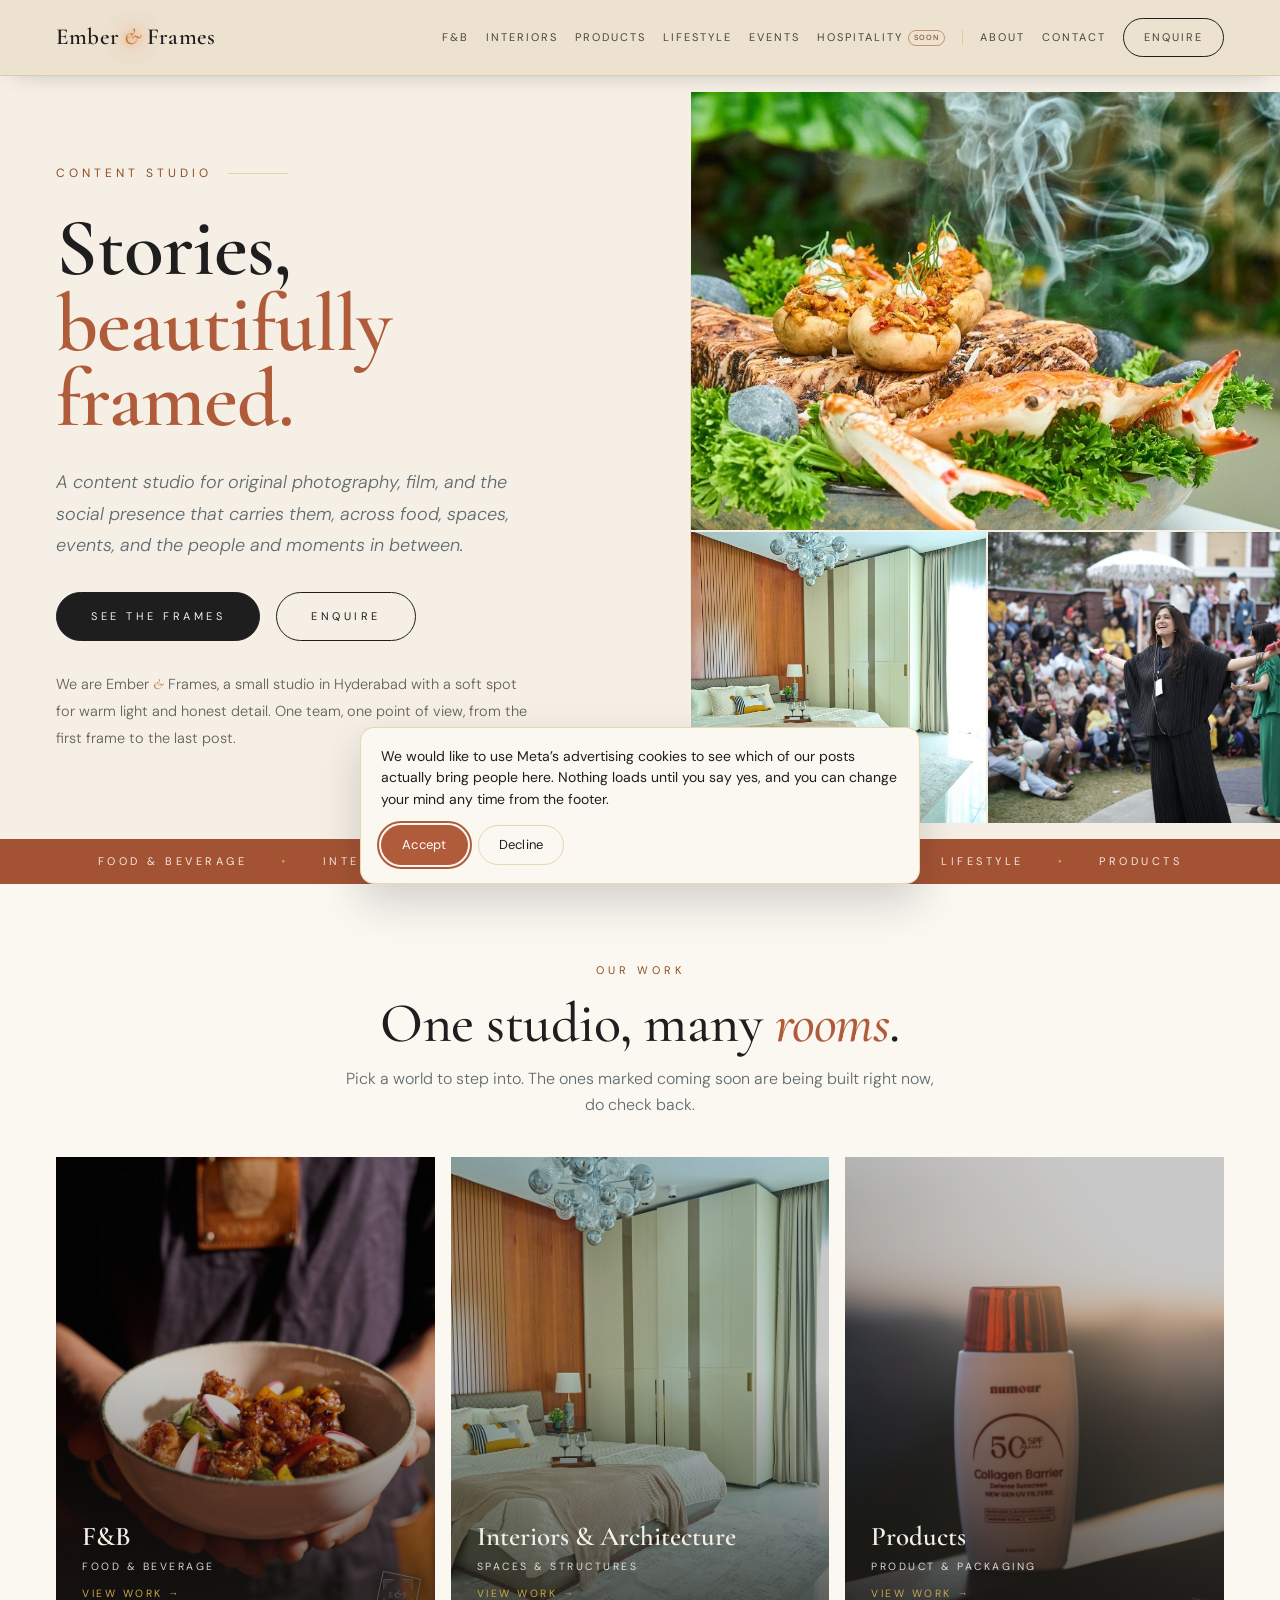
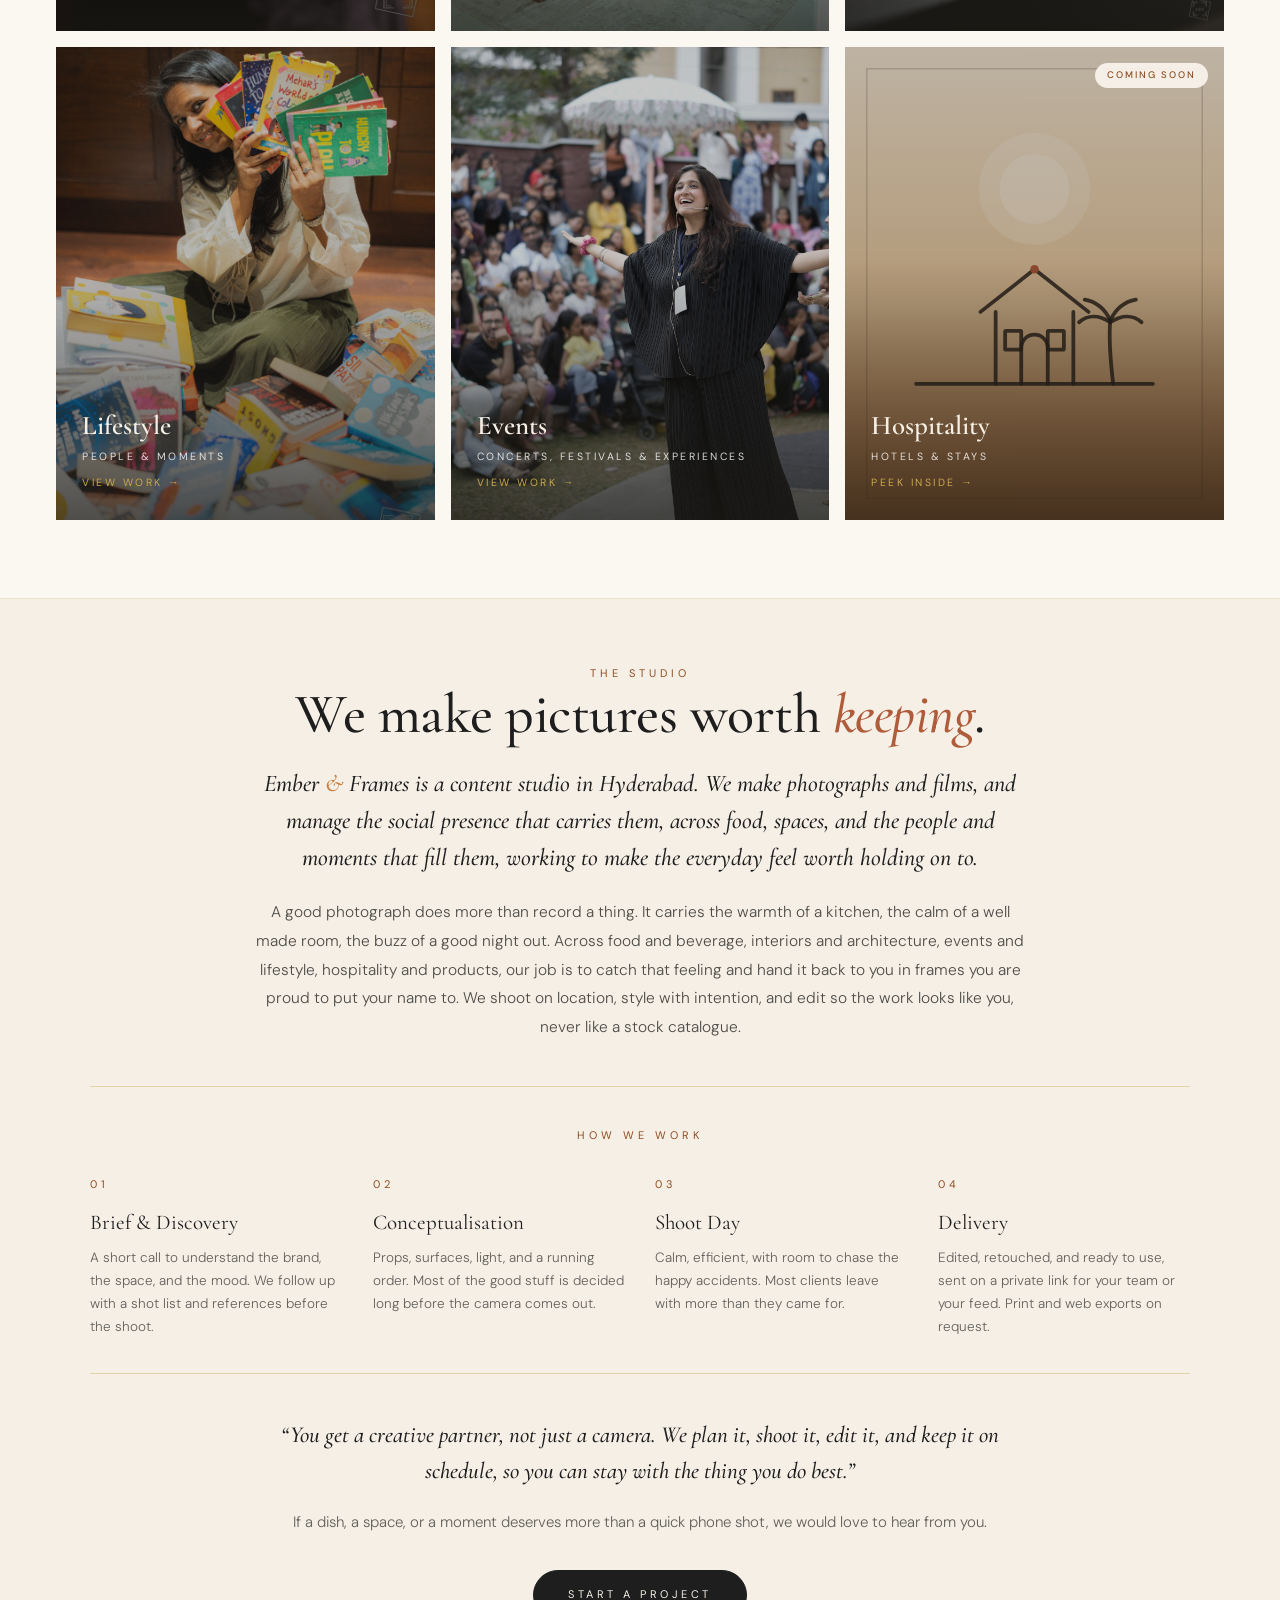
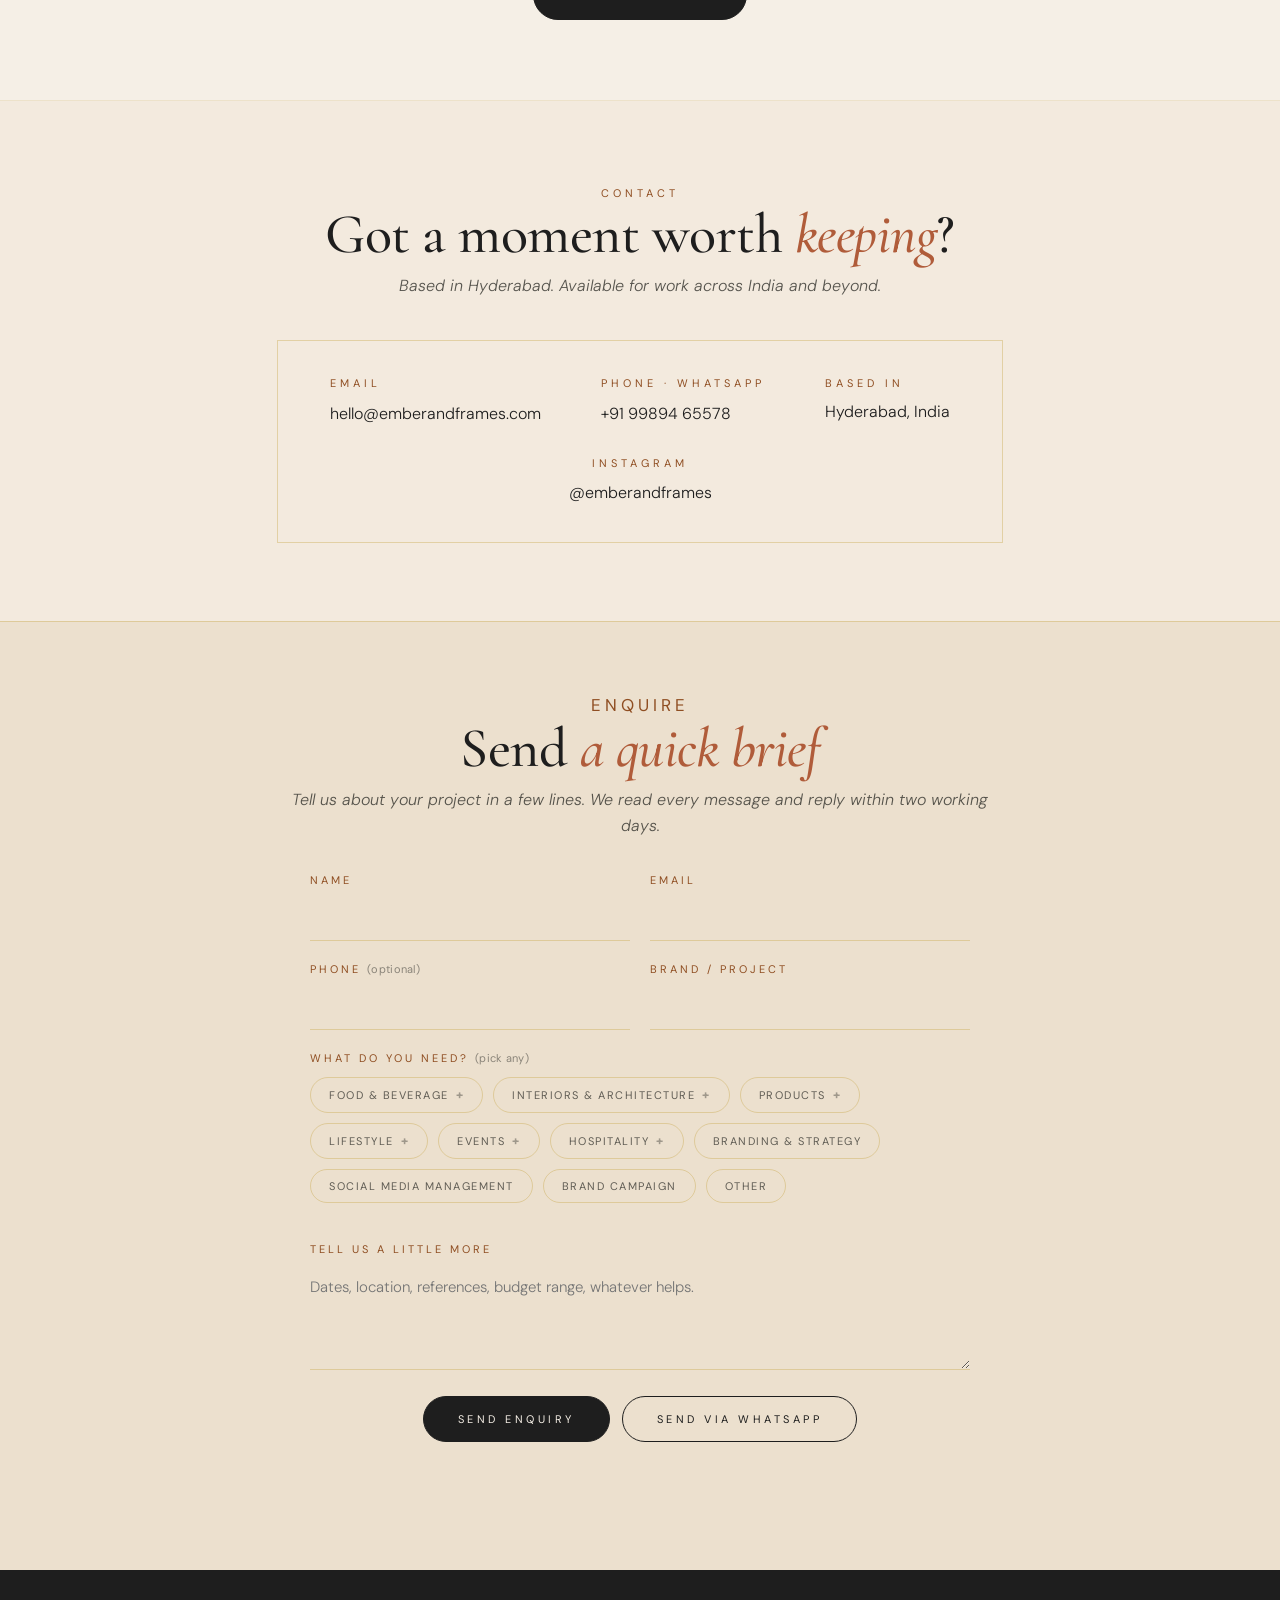
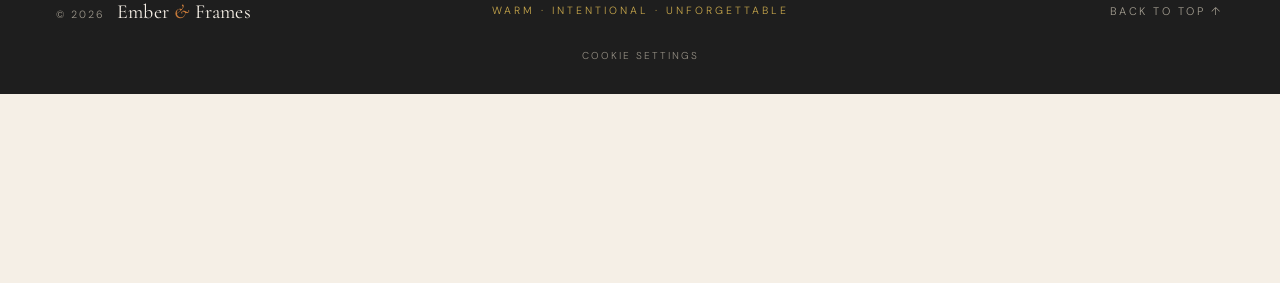
<file: index.html>
<!doctype html>
<html lang="en">
<head>
  <meta charset="utf-8">
  <meta name="viewport" content="width=device-width, initial-scale=1">
  <!-- Security: CSP + referrer policy delivered via <meta>; GitHub Pages cannot send custom HTTP headers. -->
  <meta http-equiv="Content-Security-Policy" content="default-src 'self'; base-uri 'self'; object-src 'none'; script-src 'self' https://connect.facebook.net; style-src 'self' 'unsafe-inline'; font-src 'self'; img-src 'self' data: https:; media-src 'self'; connect-src 'self' https://www.facebook.com; form-action 'self'; upgrade-insecure-requests">
  <meta name="referrer" content="strict-origin-when-cross-origin">
  <title>Ember &amp; Frames · Content Studio, Hyderabad</title>
  <meta name="description" content="Ember & Frames is a content studio in Hyderabad, making original photography and film and managing the social presence that carries it, across food, spaces, events, and the people and moments in between.">
  <meta name="theme-color" content="#FAF5EE">
  <meta property="og:title" content="Ember &amp; Frames · Content Studio, Hyderabad">
  <meta property="og:description" content="Original photography, film, and social content for food, spaces, events, and lifestyle. Warm. Intentional. Unforgettable.">
  <meta property="og:type" content="website">
  <meta property="og:site_name" content="Ember &amp; Frames">
  <meta property="og:locale" content="en_IN">
  <meta property="og:url" content="https://emberandframes.com/">
  <meta property="og:image" content="https://emberandframes.com/assets/media/fnb/Light/Lunar%20Cafe/DSC03584.jpg">
  <meta property="og:image:alt" content="Ember &amp; Frames, food, interiors, and event photography">
  <meta name="twitter:card" content="summary_large_image">
  <meta name="twitter:title" content="Ember &amp; Frames · Content Studio, Hyderabad">
  <meta name="twitter:description" content="Original photography, film, and social content for food, spaces, events, and lifestyle. Warm. Intentional. Unforgettable.">
  <meta name="twitter:image" content="https://emberandframes.com/assets/media/fnb/Light/Lunar%20Cafe/DSC03584.jpg">
  <link rel="canonical" href="https://emberandframes.com/">
  <link rel="icon" href="favicon.svg" type="image/svg+xml">
  <link rel="preload" href="assets/fonts/cormorant-garamond-latin.woff2" as="font" type="font/woff2" crossorigin>
  <link rel="preload" href="assets/fonts/dm-sans-latin.woff2" as="font" type="font/woff2" crossorigin>
  <link rel="stylesheet" href="assets/css/styles.css?v=20261005">
  <meta name="robots" content="index, follow, max-image-preview:large, max-snippet:-1, max-video-preview:-1">
  <script type="application/ld+json">
  {
    "@context": "https://schema.org",
    "@graph": [
      {
        "@type": ["PhotographyBusiness", "ProfessionalService"],
        "@id": "https://emberandframes.com/#organization",
        "name": "Ember & Frames",
        "alternateName": "Ember and Frames",
        "url": "https://emberandframes.com/",
        "logo": {
          "@type": "ImageObject",
          "@id": "https://emberandframes.com/#logo",
          "url": "https://emberandframes.com/favicon.svg",
          "caption": "Ember & Frames"
        },
        "image": "https://emberandframes.com/assets/media/fnb/Light/Lunar%20Cafe/DSC03584.jpg",
        "description": "Ember & Frames is a content studio in Hyderabad, making original photography and film and managing the social presence that carries it, across food, spaces, events, and lifestyle.",
        "slogan": "Warm. Intentional. Unforgettable.",
        "email": "hello@emberandframes.com",
        "telephone": "+919989465578",
        "priceRange": "$$",
        "address": {
          "@type": "PostalAddress",
          "addressLocality": "Hyderabad",
          "addressRegion": "Telangana",
          "addressCountry": "IN"
        },
        "areaServed": [
          { "@type": "City", "name": "Hyderabad" },
          { "@type": "Country", "name": "India" }
        ],
        "founder": [
          { "@type": "Person", "name": "Abhipriya De", "jobTitle": "Story, Brand & Social" },
          { "@type": "Person", "name": "Shubham Srivastava", "jobTitle": "Cinematography & Production" }
        ],
        "knowsAbout": [
          "Food and beverage photography",
          "Interior and architectural photography",
          "Event photography and film",
          "Content creation",
          "Social media management",
          "Brand campaigns"
        ],
        "sameAs": [
          "https://www.instagram.com/emberandframes"
        ],
        "contactPoint": {
          "@type": "ContactPoint",
          "email": "hello@emberandframes.com",
          "telephone": "+919989465578",
          "contactType": "customer service",
          "areaServed": "IN",
          "availableLanguage": ["English", "Hindi"]
        },
        "hasOfferCatalog": {
          "@type": "OfferCatalog",
          "name": "Content studio services",
          "itemListElement": [
            { "@type": "Offer", "itemOffered": { "@type": "Service", "name": "Food & Beverage Photography" } },
            { "@type": "Offer", "itemOffered": { "@type": "Service", "name": "Interiors & Architecture Photography" } },
            { "@type": "Offer", "itemOffered": { "@type": "Service", "name": "Event Photography & Film" } },
            { "@type": "Offer", "itemOffered": { "@type": "Service", "name": "Social Media Management" } },
            { "@type": "Offer", "itemOffered": { "@type": "Service", "name": "Brand Campaigns" } }
          ]
        }
      },
      {
        "@type": "WebSite",
        "@id": "https://emberandframes.com/#website",
        "url": "https://emberandframes.com/",
        "name": "Ember & Frames",
        "description": "Content studio in Hyderabad. Photography, film, and social content.",
        "publisher": { "@id": "https://emberandframes.com/#organization" },
        "inLanguage": "en-IN"
      },
      {
        "@type": "WebPage",
        "@id": "https://emberandframes.com/#webpage",
        "url": "https://emberandframes.com/",
        "name": "Ember & Frames · Content Studio, Hyderabad",
        "isPartOf": { "@id": "https://emberandframes.com/#website" },
        "about": { "@id": "https://emberandframes.com/#organization" },
        "primaryImageOfPage": "https://emberandframes.com/assets/media/fnb/Light/Lunar%20Cafe/DSC03584.jpg",
        "description": "Ember & Frames is a content studio in Hyderabad, making original photography and film and managing the social presence that carries it, across food, spaces, events, and lifestyle.",
        "inLanguage": "en-IN"
      }
    ]
  }
  </script>
</head>
<body data-page="home" id="top">
  <a class="skip-link" href="#main">Skip to content</a>
  <div data-region="header"></div>

  <main id="main">

    <!-- HERO -->
    <section class="hero">
      <div class="hero-left">
        <span class="hero-tag">Content Studio</span>
        <h1>Stories,<span>beautifully framed.</span></h1>
        <p class="hero-desc">A content studio for original photography, film, and the social presence that carries them, across food, spaces, events, and the people and moments in between.</p>
        <div class="hero-cta">
          <a class="btn-primary" href="#work">See the frames</a>
          <a class="btn-ghost" href="#enquire">Enquire</a>
        </div>
        <p class="hero-bio">We are Ember <span class="brand-amp">&amp;</span> Frames, a small studio in Hyderabad with a soft spot for warm light and honest detail. One team, one point of view, from the first frame to the last post.</p>
      </div>
      <div class="hero-media">
        <div class="hero-media-main">
          <img data-lazy loading="eager" decoding="async" src="assets/media/fnb/Light/Lunar%20Cafe/DSC03584.jpg" alt="Blue crab and stuffed mushrooms plated over herbs with rising steam">
        </div>
        <div class="hero-media-sub">
          <div><img data-lazy loading="lazy" decoding="async" src="assets/media/interiors/p5.jpg" alt="Interior photograph of a show flat"></div>
          <div><img data-lazy loading="lazy" decoding="async" src="assets/media/events/Photos/Festival%20of%20Play/DSC01166.JPG" alt="Performer at a family celebration"></div>
        </div>
      </div>
    </section>

    <!-- DISCIPLINE STRIP -->
    <div class="strip">
      <span>Food &amp; Beverage</span><span class="dot" aria-hidden="true">&#9679;</span>
      <span>Interiors &amp; Architecture</span><span class="dot" aria-hidden="true">&#9679;</span>
      <span>Events</span><span class="dot" aria-hidden="true">&#9679;</span>
      <span>Hospitality</span><span class="dot" aria-hidden="true">&#9679;</span>
      <span>Lifestyle</span><span class="dot" aria-hidden="true">&#9679;</span>
      <span>Products</span>
    </div>

    <!-- INDUSTRIES -->
    <section class="section section--cream" id="work">
      <div class="section-head center reveal">
        <span class="eyebrow">Our Work</span>
        <h2>One studio, many <em>rooms</em>.</h2>
        <p style="max-width:600px;margin:14px auto 0;color:var(--muted);font-weight:300;">Pick a world to step into. The ones marked coming soon are being built right now, do check back.</p>
      </div>

      <div class="industries reveal">
        <a class="industry" href="fnb.html">
          <img data-lazy loading="lazy" decoding="async" src="assets/media/fnb/Light/Ru%20and%20Kinru/Copy%20of%20Black%20Pepper%20Prawns.jpg" alt="Food and beverage photography">
          <div class="industry-body">
            <div class="industry-name">F&amp;B</div>
            <div class="industry-sub">Food &amp; Beverage</div>
            <span class="industry-cta">View work &#8594;</span>
          </div>
        </a>

        <a class="industry" href="interiors.html">
          <img data-lazy loading="lazy" decoding="async" src="assets/media/interiors/p5.jpg" alt="Interior and architectural photography">
          <div class="industry-body">
            <div class="industry-name">Interiors &amp; Architecture</div>
            <div class="industry-sub">Spaces &amp; Structures</div>
            <span class="industry-cta">View work &#8594;</span>
          </div>
        </a>

        <a class="industry" href="products.html">
          <img data-lazy loading="lazy" decoding="async" src="assets/media/products/Photos/Numour/DSC05017.jpg" alt="Product and packaging photography">
          <div class="industry-body">
            <div class="industry-name">Products</div>
            <div class="industry-sub">Product &amp; Packaging</div>
            <span class="industry-cta">View work &#8594;</span>
          </div>
        </a>

        <a class="industry" href="lifestyle.html">
          <img data-lazy loading="lazy" decoding="async" src="assets/media/lifestyle/Photos/Arti%20Sonthalia/DSC02817.jpg" alt="Lifestyle photography and film">
          <div class="industry-body">
            <div class="industry-name">Lifestyle</div>
            <div class="industry-sub">People &amp; Moments</div>
            <span class="industry-cta">View work &#8594;</span>
          </div>
        </a>

        <a class="industry" href="events.html">
          <img data-lazy loading="lazy" decoding="async" src="assets/media/events/Photos/Festival%20of%20Play/DSC01166.JPG" alt="Event photography and film">
          <div class="industry-body">
            <div class="industry-name">Events</div>
            <div class="industry-sub">Concerts, Festivals &amp; Experiences</div>
            <span class="industry-cta">View work &#8594;</span>
          </div>
        </a>

        <a class="industry" href="hospitality.html">
          <span class="ribbon">Coming soon</span>
          <img data-lazy loading="lazy" decoding="async" src="assets/media/placeholders/hospitality.svg" alt="Hospitality photography">
          <div class="industry-body">
            <div class="industry-name">Hospitality</div>
            <div class="industry-sub">Hotels &amp; Stays</div>
            <span class="industry-cta">Peek inside &#8594;</span>
          </div>
        </a>
      </div>
    </section>

    <div data-region="about"></div>
    <div data-region="contact"></div>
    <div data-region="enquire"></div>
  </main>

  <div data-region="footer"></div>
  <div data-region="lightbox"></div>

  <script src="assets/js/ef-pixel.js?v=20261005"></script>
  <script src="assets/js/data.js?v=20261011"></script>
  <script src="assets/js/site.js?v=20261005"></script>
</body>
</html>
</file>
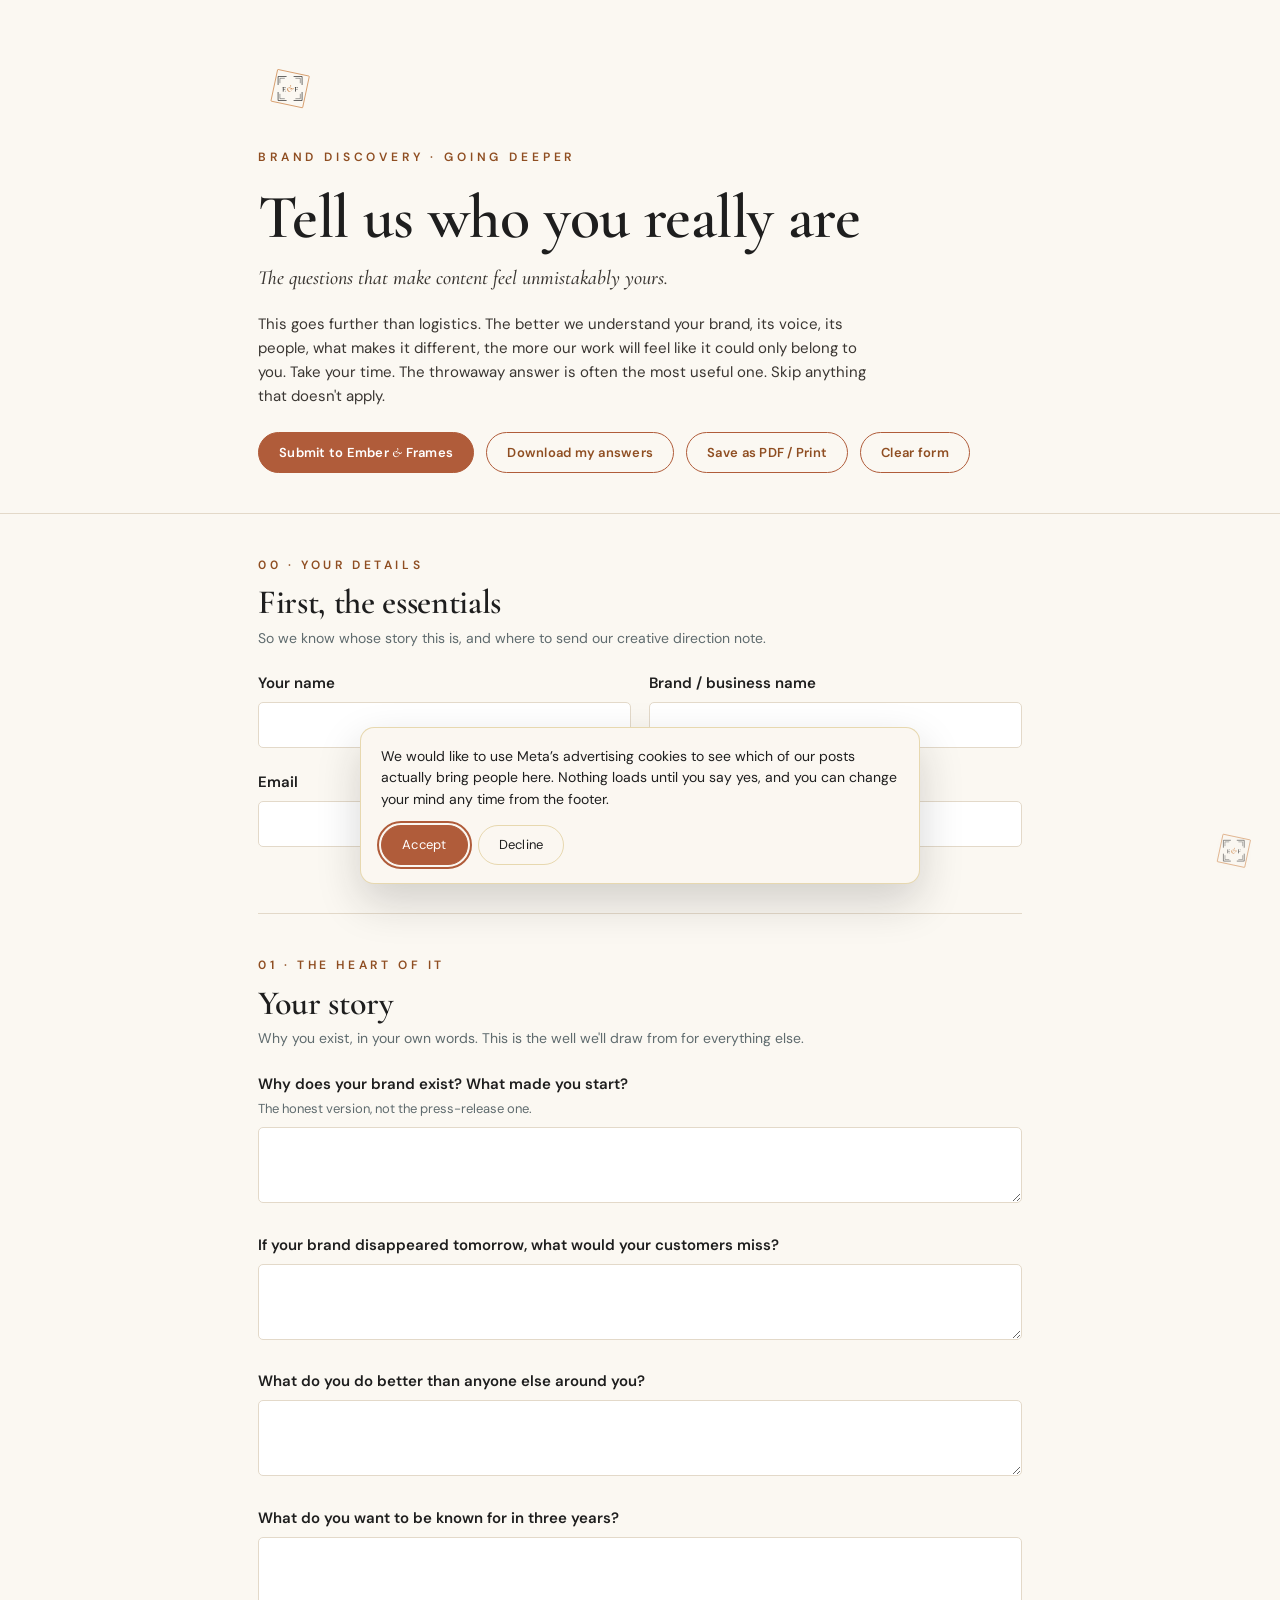
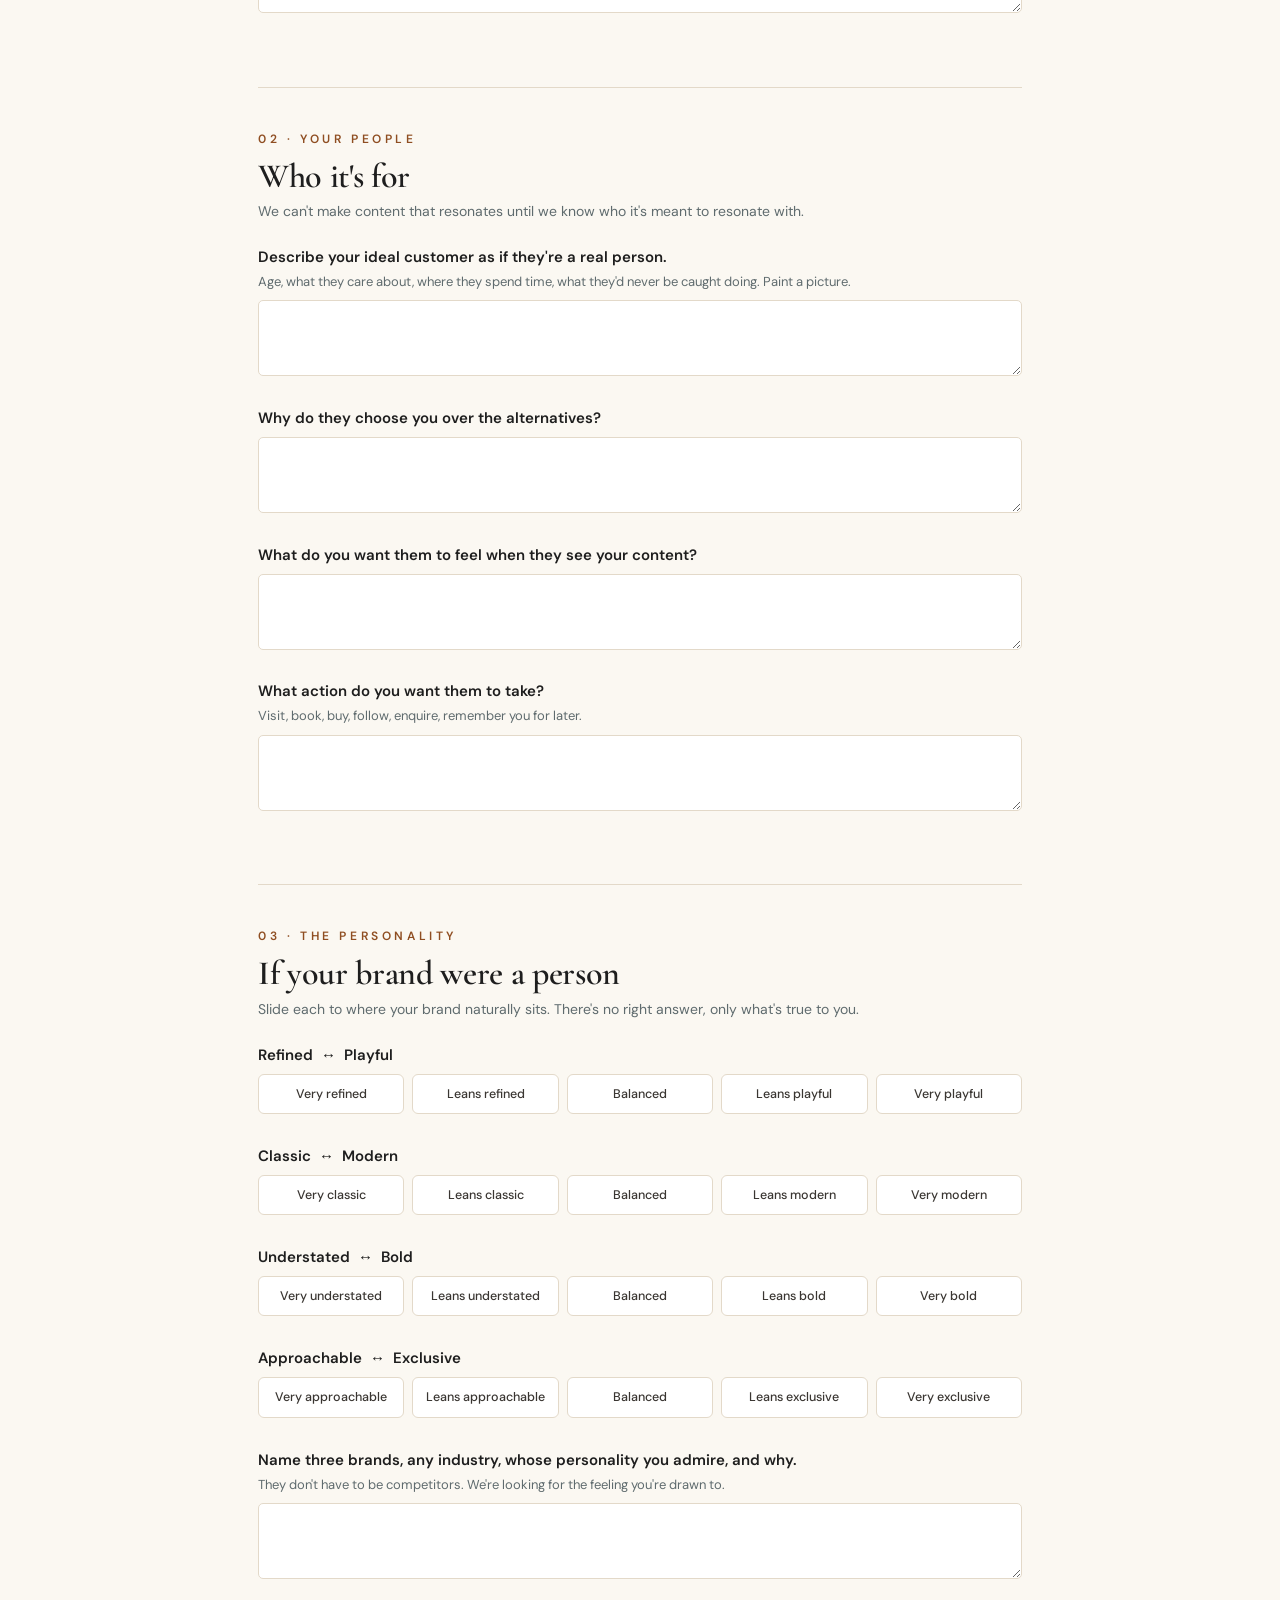
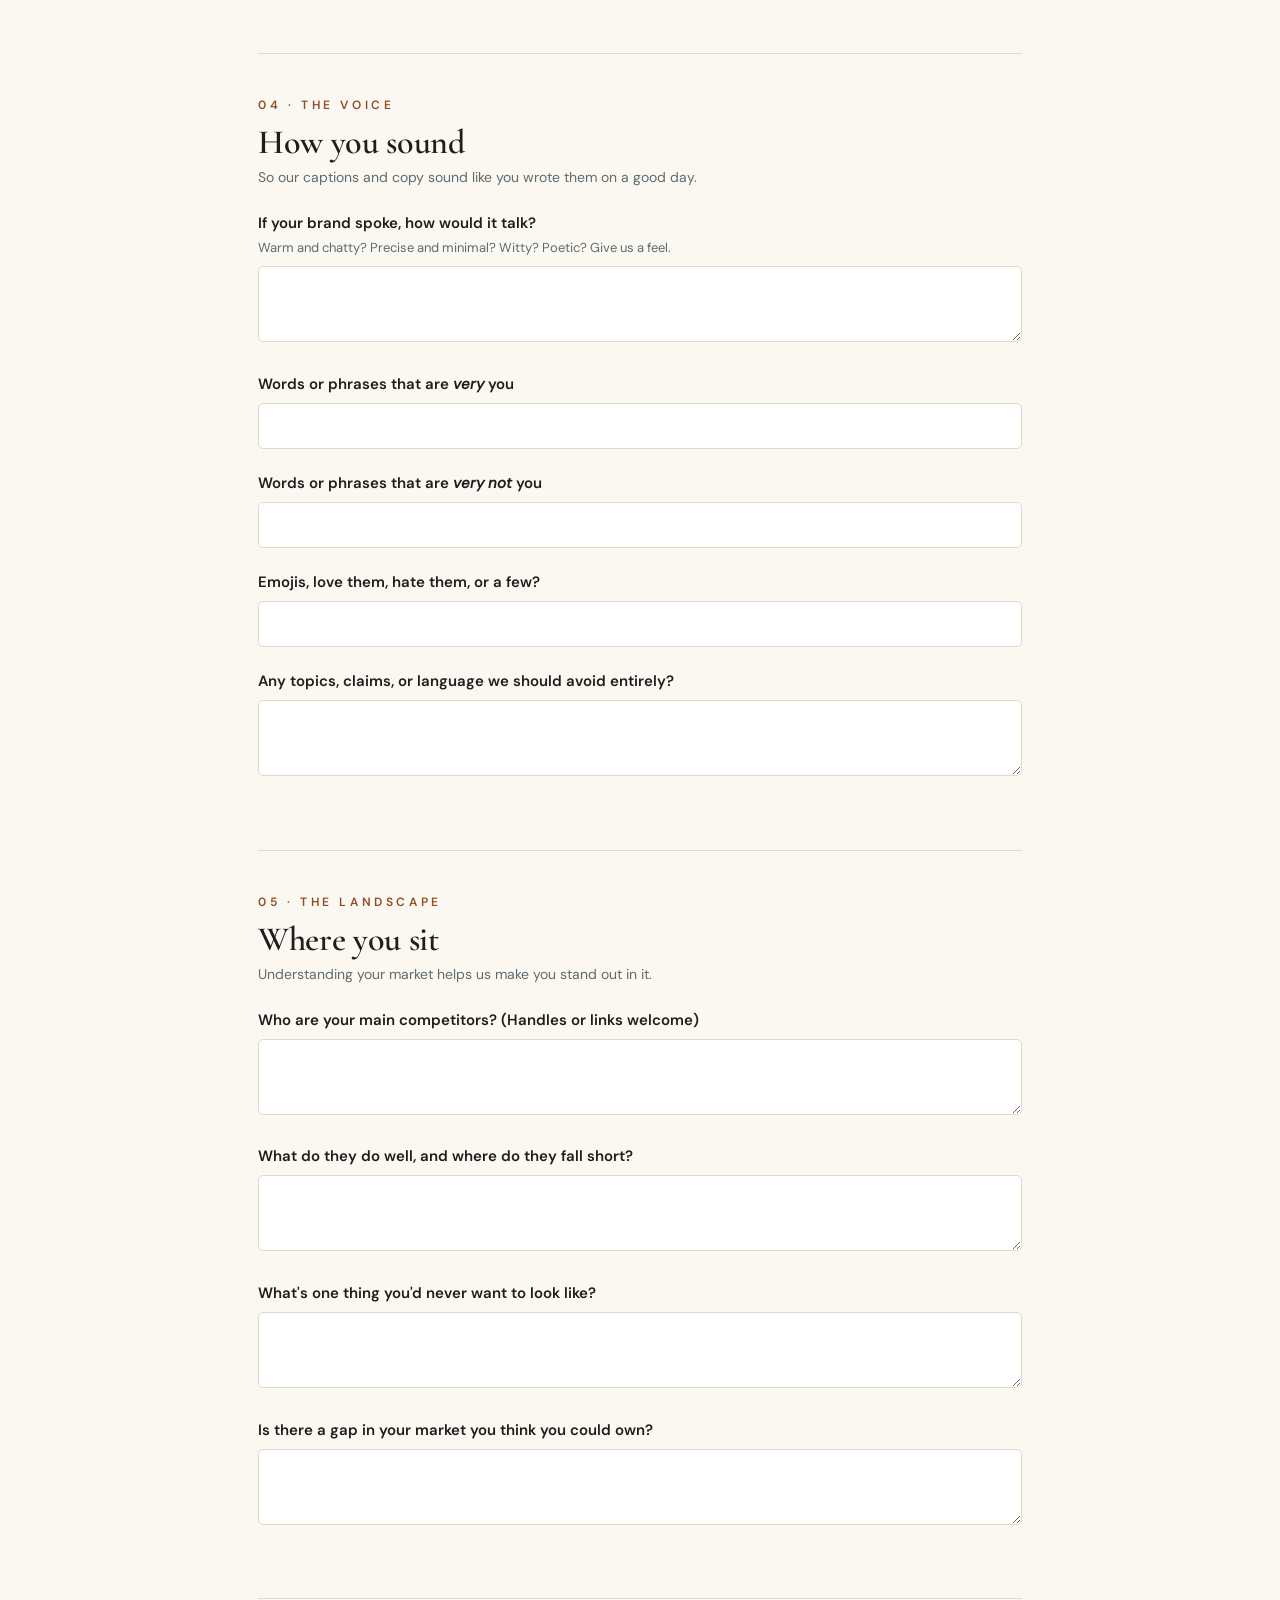
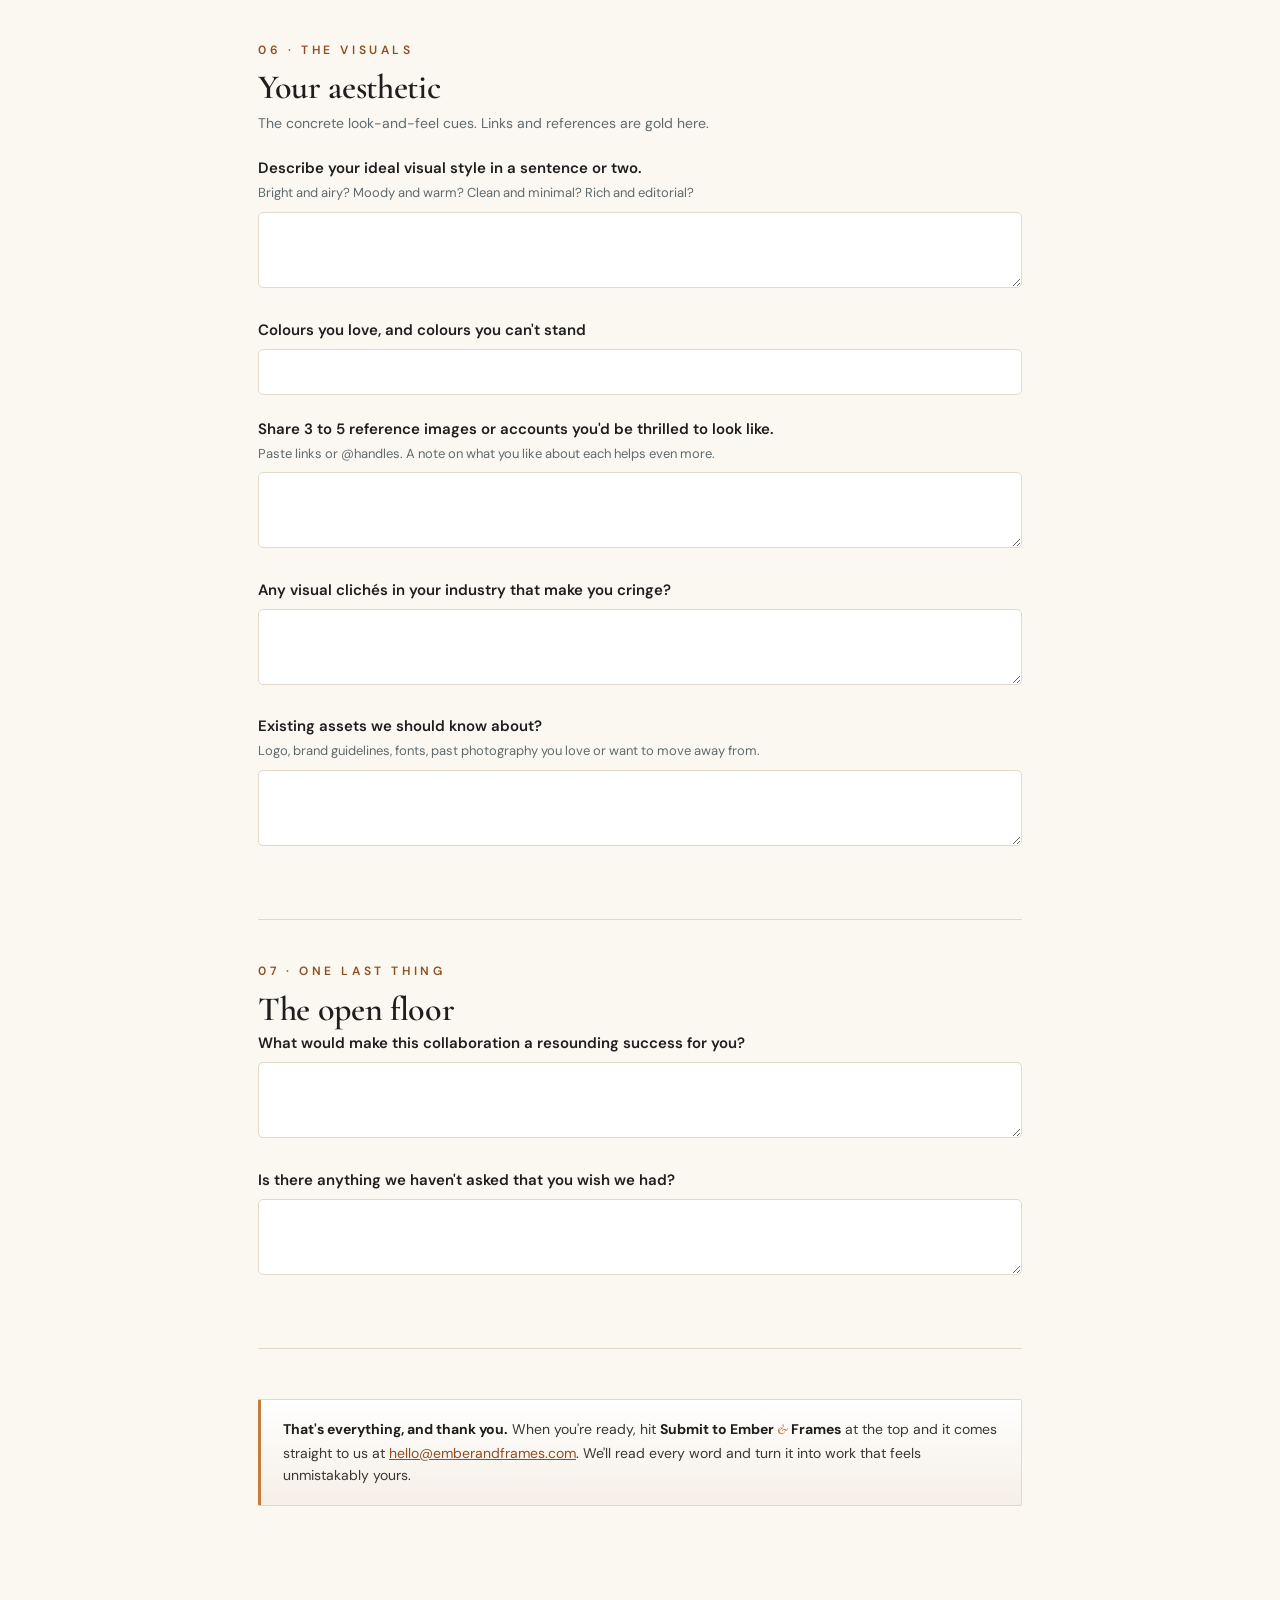
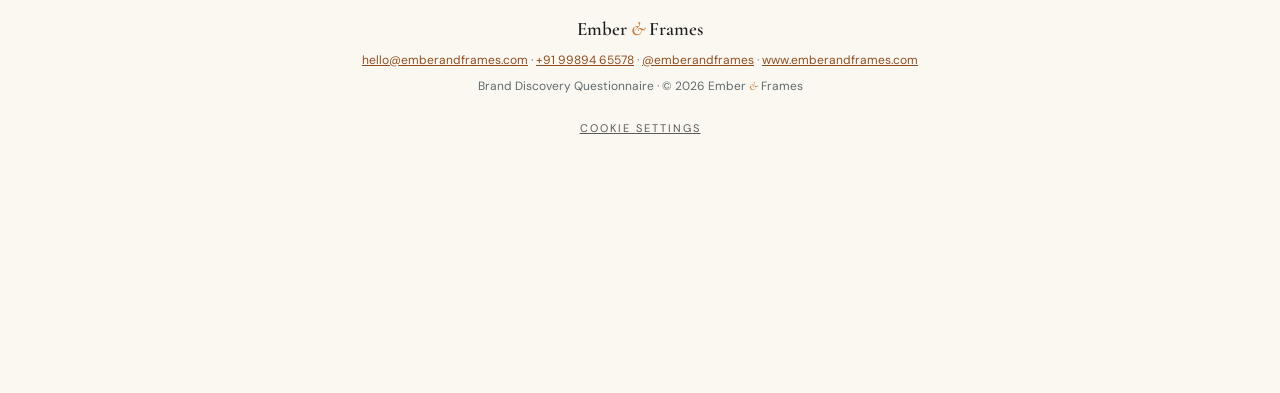
<file: forms/discovery/index.html>
<!DOCTYPE html>
<html lang="en">
<head>
<meta charset="UTF-8">
<meta http-equiv="Content-Security-Policy" content="default-src 'self'; base-uri 'self'; object-src 'none'; script-src 'self' https://connect.facebook.net; style-src 'self' 'unsafe-inline'; font-src 'self' data:; img-src 'self' data: https://www.facebook.com; media-src 'none'; connect-src 'self' https://script.google.com https://script.googleusercontent.com https://www.facebook.com; form-action 'self'; upgrade-insecure-requests">
<meta name="robots" content="noindex, nofollow">
<meta name="referrer" content="strict-origin-when-cross-origin">
<link rel="icon" type="image/svg+xml" href="/favicon.svg">
<link rel="apple-touch-icon" href="/favicon.svg">
<meta name="viewport" content="width=device-width, initial-scale=1.0">
<title>Ember &amp; Frames · Brand Discovery Questionnaire</title>
<style>
:root{--ember:#C97B3A;--label-ink:#8F4E22;--charcoal:#1E1E1E;--parchment:#F5EFE6;--terracotta:#B05C3A;--slate:#5F6B6E;--light-ember:#D49A5E;--paper:#FBF8F2;--ink-soft:#3A3632;--line:#E3D9C9;--display:'Cormorant Garamond',serif;--body:'DM Sans',sans-serif}
*{box-sizing:border-box;margin:0;padding:0}
body{font-family:var(--body);color:var(--charcoal);background:var(--paper);line-height:1.6;-webkit-font-smoothing:antialiased}
.wrap{max-width:820px;margin:0 auto;padding:0 28px}
.cover{padding:60px 0 40px;border-bottom:1px solid var(--line)}
.eyebrow{font-size:12px;letter-spacing:.32em;text-transform:uppercase;color:var(--label-ink);font-weight:600;margin-bottom:20px}
.cover h1{font-family:var(--display);font-weight:600;font-size:clamp(36px,6.5vw,62px);line-height:1;letter-spacing:-.01em}
.cover h1 .amp{font-style:italic;color:var(--ember)}
.cover .sub{font-family:var(--display);font-style:italic;font-size:20px;color:var(--ink-soft);margin-top:13px}
.cover .intro{font-size:15px;color:var(--ink-soft);max-width:610px;margin-top:18px}
.toolbar{display:flex;gap:12px;margin-top:24px;flex-wrap:wrap}
.btn{font-family:var(--body);font-size:13px;font-weight:600;letter-spacing:.02em;padding:11px 20px;border-radius:30px;border:1.5px solid var(--terracotta);background:var(--terracotta);color:#fff;cursor:pointer;transition:all .15s}
.btn.ghost{background:transparent;color:var(--label-ink)}
.btn:hover{background:var(--label-ink);border-color:var(--label-ink);color:#fff}
.btn.ghost:hover{background:var(--parchment);color:var(--label-ink)}
section{padding:42px 0;border-bottom:1px solid var(--line)}
.snum{font-size:12px;letter-spacing:.3em;color:var(--label-ink);font-weight:600;text-transform:uppercase;display:block;margin-bottom:10px}
h2{font-family:var(--display);font-weight:600;font-size:clamp(25px,4vw,34px);line-height:1.05;margin-bottom:6px;letter-spacing:-.01em}
.sdesc{font-size:14px;color:var(--slate);margin-bottom:24px;max-width:640px}
.q{margin-bottom:24px}
.q label{display:block;font-size:15px;font-weight:600;color:var(--charcoal);margin-bottom:8px;line-height:1.4}
.q .hint{font-size:13px;color:var(--slate);font-weight:400;margin:-4px 0 9px;line-height:1.5}
textarea,input[type=text]{width:100%;font-family:var(--body);font-size:15px;color:var(--charcoal);background:#fff;border:1px solid var(--line);border-radius:5px;padding:12px 14px;transition:border-color .15s}
textarea:focus,input:focus{outline:none;border-color:var(--ember);box-shadow:0 0 0 3px rgba(201,123,58,.10)}
textarea{resize:vertical;min-height:76px;line-height:1.55}
.scale{display:flex;gap:8px;flex-wrap:wrap;margin-top:6px}
.scale .opt{flex:1;min-width:90px}
.scale .opt input{display:none}
.scale .opt label{display:block;text-align:center;font-size:12.5px;font-weight:500;color:var(--ink-soft);border:1px solid var(--line);border-radius:6px;padding:11px 8px;cursor:pointer;background:#fff;transition:all .15s;line-height:1.3}
.scale .opt input:checked+label{border-color:var(--ember);background:var(--parchment);color:var(--charcoal);font-weight:600}
.scale .ends{font-size:11px;color:var(--slate);display:flex;justify-content:space-between;margin-top:5px;padding:0 2px}
.callout{background:linear-gradient(180deg,#fff,var(--parchment));border:1px solid var(--line);border-left:3px solid var(--ember);padding:18px 22px;margin:8px 0 24px;border-radius:2px}
.callout p{font-size:14px;color:var(--ink-soft);margin:0}
.callout strong{color:var(--charcoal)}
footer{padding:42px 0;text-align:center}
footer .mk{font-family:var(--display);font-size:19px;font-weight:600}
footer .mk .amp{font-style:italic;color:var(--ember)}
footer p{font-size:12px;color:var(--slate);margin-top:7px}
@media print{.toolbar{display:none}section{page-break-inside:avoid}textarea,input{border:1px solid #ccc}}

/* --- brand watermark --- */
.ef-watermark{position:fixed;bottom:22px;right:22px;width:52px;height:52px;opacity:.85;z-index:40;pointer-events:none;filter:drop-shadow(0 2px 6px rgba(30,30,30,.10))}
.ef-watermark svg{width:100%;height:100%;display:block}
.ef-cover-mark{width:60px;height:60px;margin-bottom:28px}
.ef-cover-mark svg{width:100%;height:100%;display:block}
@media print{.ef-watermark{position:absolute;opacity:.9}}
@media(max-width:600px){.ef-watermark{width:42px;height:42px;bottom:14px;right:14px}}
  .amp{font-family:var(--display);font-style:italic;color:var(--ember)}
.btn .amp{color:inherit}
</style>
<link rel="stylesheet" href="../fonts.css">
</head>
<body>
<div class="ef-watermark"><svg viewBox="0 0 200 200" xmlns="http://www.w3.org/2000/svg"><g transform="rotate(12 100 100) translate(6 -6)"><rect x="46" y="46" width="108" height="108" rx="2" fill="none" stroke="#C97B3A" stroke-width="2.2"/></g><path d="M67 82 L67 55 L94 55" fill="none" stroke="#1E1E1E" stroke-width="2.2" stroke-linecap="round" stroke-linejoin="round"></path><path d="M120 55 L147 55 L147 82" fill="none" stroke="#1E1E1E" stroke-width="2.2" stroke-linecap="round" stroke-linejoin="round"></path><path d="M67 108 L67 135 L94 135" fill="none" stroke="#1E1E1E" stroke-width="2.2" stroke-linecap="round" stroke-linejoin="round"></path><path d="M120 135 L147 135 L147 108" fill="none" stroke="#1E1E1E" stroke-width="2.2" stroke-linecap="round" stroke-linejoin="round"></path><path d="M73 76 L73 61 L88 61" fill="none" stroke="#1E1E1E" stroke-width="1.4" stroke-linecap="round" stroke-linejoin="round"></path><path d="M126 61 L141 61 L141 76" fill="none" stroke="#1E1E1E" stroke-width="1.4" stroke-linecap="round" stroke-linejoin="round"></path><path d="M73 114 L73 129 L88 129" fill="none" stroke="#1E1E1E" stroke-width="1.4" stroke-linecap="round" stroke-linejoin="round"></path><path d="M126 129 L141 129 L141 114" fill="none" stroke="#1E1E1E" stroke-width="1.4" stroke-linecap="round" stroke-linejoin="round"></path><path d="M475.849365234375 0H41.8250732421875Q39.10009765625 0 39.10009765625 6.0Q39.10009765625 12 41.8250732421875 12Q74.750244140625 12 90.850341796875 17.0Q106.950439453125 22 112.36297607421875 37.0Q117.7755126953125 52 117.7755126953125 81V544Q117.7755126953125 573 112.36297607421875 587.5Q106.950439453125 602 90.850341796875 607.5Q74.750244140625 613 41.8250732421875 613Q39.10009765625 613 39.10009765625 619.0Q39.10009765625 625 41.8250732421875 625H458.1243896484375Q467.849365234375 625 467.849365234375 616L469.849365234375 486.30029296875Q469.849365234375 484.0252685546875 464.71185302734375 483.30029296875Q459.5743408203125 482.5753173828125 458.1243896484375 485.5753173828125Q446.5247802734375 542.650146484375 411.550048828125 570.7001953125Q376.5753173828125 598.750244140625 319.5257568359375 598.750244140625H278.7998046875Q254.1243896484375 598.750244140625 239.61175537109375 593.3877563476562Q225.09912109375 588.0252685546875 218.96160888671875 575.3377075195312Q212.8240966796875 562.650146484375 212.8240966796875 541.6248779296875V85Q212.8240966796875 63.5247802734375 218.23663330078125 50.249755859375Q223.649169921875 36.9747314453125 235.98687744140625 31.249755859375Q248.3245849609375 25.5247802734375 270.10009765625 25.5247802734375H319.3265380859375Q386.8756103515625 25.5247802734375 428.9251708984375 58.349853515625Q470.9747314453125 91.1749267578125 488.849365234375 155.4246826171875Q489.5743408203125 158.4246826171875 495.21185302734375 157.19970703125Q500.849365234375 155.9747314453125 500.849365234375 153.69970703125Q496.849365234375 125.5247802734375 493.98687744140625 86.849853515625Q491.1243896484375 48.1749267578125 491.1243896484375 15Q491.1243896484375 0 475.849365234375 0ZM419.849365234375 226.30029296875Q419.849365234375 268.400390625 392.149658203125 290.38775634765625Q364.449951171875 312.3751220703125 307.750244140625 312.3751220703125H167.5247802734375V337.89990234375H309.30029296875Q364.7249755859375 337.89990234375 391.78717041015625 357.0247802734375Q418.849365234375 376.149658203125 418.849365234375 411.9747314453125Q418.849365234375 414.69970703125 424.48687744140625 414.69970703125Q430.1243896484375 414.69970703125 430.1243896484375 411.9747314453125Q430.1243896484375 380.0748291015625 429.6243896484375 362.26239013671875Q429.1243896484375 344.449951171875 429.1243896484375 325Q429.1243896484375 300.8250732421875 430.48687744140625 277.51263427734375Q431.849365234375 254.2001953125 431.849365234375 226.30029296875Q431.849365234375 224.30029296875 425.849365234375 224.30029296875Q419.849365234375 224.30029296875 419.849365234375 226.30029296875Z" fill="#1E1E1E" transform="translate(79.919 105.263) scale(0.02440 -0.02440)"/><path d="M313.249755859375 -12Q250.6248779296875 -12 201.58746337890625 12.36248779296875Q152.550048828125 36.7249755859375 120.10009765625 78.2249755859375Q87.650146484375 119.7249755859375 75.78765869140625 171.7249755859375Q63.9251708984375 223.7249755859375 75.650146484375 278Q87.650146484375 333 121.06268310546875 375.0Q154.4752197265625 417 202.150146484375 441.0Q249.8250732421875 465 301.7998046875 465Q327.5247802734375 465 351.69970703125 458.81243896484375Q375.8746337890625 452.6248779296875 395.049560546875 437.69970703125L321.950439453125 369.3255615234375Q308.5753173828125 410.0252685546875 287.78765869140625 423.06268310546875Q267 436.10009765625 248.89990234375 436.10009765625Q224.0748291015625 436.10009765625 205.3746337890625 418.60009765625Q186.6744384765625 401.10009765625 174.249267578125 372.46258544921875Q161.8240966796875 343.8250732421875 155.7239990234375 310Q145.89892578125 248 158.448974609375 198.03741455078125Q170.9990234375 148.0748291015625 199.23663330078125 112.69970703125Q227.4742431640625 77.3245849609375 266.48687744140625 58.36199951171875Q305.49951171875 39.3994140625 348.8746337890625 39.3994140625Q407.349853515625 39.3994140625 456.26239013671875 71.03692626953125Q505.1749267578125 102.6744384765625 536.0374145507812 162.91204833984375Q566.89990234375 223.149658203125 570.1749267578125 309L590.5247802734375 303Q583.249755859375 199.1749267578125 545.3872680664062 128.81243896484375Q507.5247802734375 58.449951171875 447.5247802734375 23.2249755859375Q387.5247802734375 -12 313.249755859375 -12ZM122.9747314453125 192.3751220703125 110.349853515625 205Q142.7249755859375 232.8250732421875 185.2750244140625 266.46258544921875Q227.8250732421875 300.10009765625 272.10009765625 336.8250732421875Q316.3751220703125 373.550048828125 353.8751220703125 410.550048828125Q391.3751220703125 447.550048828125 414.73760986328125 482.60009765625Q438.10009765625 517.650146484375 438.10009765625 547.5753173828125Q438.10009765625 568.0252685546875 430.2001953125 578.1627807617188Q422.30029296875 588.30029296875 412.400390625 594.0753173828125Q402.50048828125 599.850341796875 394.6005859375 608.750244140625Q386.70068359375 617.650146484375 386.70068359375 635.89990234375Q386.70068359375 656.149658203125 398.91302490234375 668.3619995117188Q411.1253662109375 680.5743408203125 430.3751220703125 680.5743408203125Q458.349853515625 680.5743408203125 472.349853515625 658.0869750976562Q486.349853515625 635.599609375 486.349853515625 601.149658203125Q486.349853515625 554.7998046875 463.749755859375 511.43731689453125Q441.149658203125 468.0748291015625 403.2745361328125 426.7998046875Q365.3994140625 385.5247802734375 317.849365234375 345.88726806640625Q270.29931640625 306.249755859375 219.98687744140625 268.0748291015625Q169.6744384765625 229.89990234375 122.9747314453125 192.3751220703125ZM389.650146484375 217.3255615234375Q377.4752197265625 217.3255615234375 367.21282958984375 225.2755126953125Q356.950439453125 233.2254638671875 356.950439453125 253.850341796875Q356.950439453125 282.750244140625 376.0753173828125 309.46258544921875Q395.2001953125 336.1749267578125 425.2750244140625 353.2998046875Q455.349853515625 370.4246826171875 486.69970703125 370.4246826171875Q514.149658203125 370.4246826171875 542.8746337890625 358.9246826171875Q571.599609375 347.4246826171875 600.3245849609375 332.06219482421875Q629.049560546875 316.69970703125 655.1870727539062 305.19970703125Q681.3245849609375 293.69970703125 703.3245849609375 293.69970703125Q716.599609375 293.69970703125 724.8245849609375 298.83721923828125Q733.049560546875 303.9747314453125 733.049560546875 312.4246826171875Q733.049560546875 321.69970703125 726.0121459960938 328.4747314453125Q718.9747314453125 335.249755859375 711.7998046875 343.9747314453125Q704.6248779296875 352.69970703125 704.6248779296875 365.599609375Q704.6248779296875 378.049560546875 713.1622924804688 385.2244873046875Q721.69970703125 392.3994140625 737.049560546875 392.3994140625Q749.949462890625 392.3994140625 759.349365234375 385.08697509765625Q768.749267578125 377.7745361328125 768.749267578125 356.149658203125Q768.749267578125 329.249755859375 752.9868774414062 302.1749267578125Q737.2244873046875 275.10009765625 711.149658203125 257.11273193359375Q685.0748291015625 239.1253662109375 654.7249755859375 239.1253662109375Q628.2750244140625 239.1253662109375 599.550048828125 251.48785400390625Q570.8250732421875 263.850341796875 541.3250732421875 280.21282958984375Q511.8250732421875 296.5753173828125 483.46258544921875 308.93780517578125Q455.10009765625 321.30029296875 430.10009765625 321.30029296875Q413.650146484375 321.30029296875 405.650146484375 315.16278076171875Q397.650146484375 309.0252685546875 397.650146484375 300.30029296875Q397.650146484375 290.30029296875 403.3250732421875 281.80029296875Q409 273.30029296875 414.6749267578125 264.80029296875Q420.349853515625 256.30029296875 420.349853515625 245.850341796875Q420.349853515625 236.6754150390625 413.6749267578125 227.00048828125Q407 217.3255615234375 389.650146484375 217.3255615234375Z" fill="#C97B3A" transform="translate(95.278 105.263) scale(0.03120 -0.03120)"/><path d="M36.750244140625 0Q34.0252685546875 0 34.0252685546875 6.0Q34.0252685546875 12 36.750244140625 12Q71.850341796875 12 89.03790283203125 17.0Q106.2254638671875 22 112.00048828125 37.0Q117.7755126953125 52 117.7755126953125 81V544Q117.7755126953125 573 112.36297607421875 587.5Q106.950439453125 602 90.850341796875 607.5Q74.750244140625 613 41.8250732421875 613Q39.10009765625 613 39.10009765625 619.0Q39.10009765625 625 41.8250732421875 625H458.1243896484375Q467.849365234375 625 467.849365234375 616L469.849365234375 486.30029296875Q469.849365234375 484.0252685546875 464.71185302734375 483.30029296875Q459.5743408203125 482.5753173828125 458.1243896484375 485.5753173828125Q446.5247802734375 542.650146484375 411.550048828125 570.7001953125Q376.5753173828125 598.750244140625 319.5257568359375 598.750244140625H278.7998046875Q242.19921875 598.750244140625 227.51165771484375 586.0252685546875Q212.8240966796875 573.30029296875 212.8240966796875 543V85Q212.8240966796875 55 220.96160888671875 39.5Q229.09912109375 24 253.19921875 18.0Q277.29931640625 12 324.7745361328125 12Q327.049560546875 12 327.049560546875 6.0Q327.049560546875 0 324.7745361328125 0Q291.3245849609375 0 252.3746337890625 1.0Q213.4246826171875 2 162.89990234375 2Q128 2 95.10009765625 1.0Q62.2001953125 0 36.750244140625 0ZM407.849365234375 215.0252685546875Q407.849365234375 256.400390625 379.46209716796875 278.38775634765625Q351.0748291015625 300.3751220703125 293.1749267578125 300.3751220703125H167.5247802734375V325.89990234375H295Q352.0748291015625 325.89990234375 379.46209716796875 345.5247802734375Q406.849365234375 365.149658203125 406.849365234375 400.69970703125Q406.849365234375 402.69970703125 412.849365234375 402.69970703125Q418.849365234375 402.69970703125 418.849365234375 400.69970703125Q418.849365234375 368.0748291015625 418.349365234375 350.26239013671875Q417.849365234375 332.449951171875 417.849365234375 313Q417.849365234375 288.8250732421875 418.849365234375 265.51263427734375Q419.849365234375 242.2001953125 419.849365234375 215.0252685546875Q419.849365234375 212.30029296875 413.849365234375 212.30029296875Q407.849365234375 212.30029296875 407.849365234375 215.0252685546875Z" fill="#1E1E1E" transform="translate(120.997 105.263) scale(0.02440 -0.02440)"/></svg></div>
<div class="cover"><div class="wrap">
<div class="ef-cover-mark"><svg viewBox="0 0 200 200" xmlns="http://www.w3.org/2000/svg"><g transform="rotate(12 100 100) translate(6 -6)"><rect x="46" y="46" width="108" height="108" rx="2" fill="none" stroke="#C97B3A" stroke-width="2.2"/></g><path d="M67 82 L67 55 L94 55" fill="none" stroke="#1E1E1E" stroke-width="2.2" stroke-linecap="round" stroke-linejoin="round"></path><path d="M120 55 L147 55 L147 82" fill="none" stroke="#1E1E1E" stroke-width="2.2" stroke-linecap="round" stroke-linejoin="round"></path><path d="M67 108 L67 135 L94 135" fill="none" stroke="#1E1E1E" stroke-width="2.2" stroke-linecap="round" stroke-linejoin="round"></path><path d="M120 135 L147 135 L147 108" fill="none" stroke="#1E1E1E" stroke-width="2.2" stroke-linecap="round" stroke-linejoin="round"></path><path d="M73 76 L73 61 L88 61" fill="none" stroke="#1E1E1E" stroke-width="1.4" stroke-linecap="round" stroke-linejoin="round"></path><path d="M126 61 L141 61 L141 76" fill="none" stroke="#1E1E1E" stroke-width="1.4" stroke-linecap="round" stroke-linejoin="round"></path><path d="M73 114 L73 129 L88 129" fill="none" stroke="#1E1E1E" stroke-width="1.4" stroke-linecap="round" stroke-linejoin="round"></path><path d="M126 129 L141 129 L141 114" fill="none" stroke="#1E1E1E" stroke-width="1.4" stroke-linecap="round" stroke-linejoin="round"></path><path d="M475.849365234375 0H41.8250732421875Q39.10009765625 0 39.10009765625 6.0Q39.10009765625 12 41.8250732421875 12Q74.750244140625 12 90.850341796875 17.0Q106.950439453125 22 112.36297607421875 37.0Q117.7755126953125 52 117.7755126953125 81V544Q117.7755126953125 573 112.36297607421875 587.5Q106.950439453125 602 90.850341796875 607.5Q74.750244140625 613 41.8250732421875 613Q39.10009765625 613 39.10009765625 619.0Q39.10009765625 625 41.8250732421875 625H458.1243896484375Q467.849365234375 625 467.849365234375 616L469.849365234375 486.30029296875Q469.849365234375 484.0252685546875 464.71185302734375 483.30029296875Q459.5743408203125 482.5753173828125 458.1243896484375 485.5753173828125Q446.5247802734375 542.650146484375 411.550048828125 570.7001953125Q376.5753173828125 598.750244140625 319.5257568359375 598.750244140625H278.7998046875Q254.1243896484375 598.750244140625 239.61175537109375 593.3877563476562Q225.09912109375 588.0252685546875 218.96160888671875 575.3377075195312Q212.8240966796875 562.650146484375 212.8240966796875 541.6248779296875V85Q212.8240966796875 63.5247802734375 218.23663330078125 50.249755859375Q223.649169921875 36.9747314453125 235.98687744140625 31.249755859375Q248.3245849609375 25.5247802734375 270.10009765625 25.5247802734375H319.3265380859375Q386.8756103515625 25.5247802734375 428.9251708984375 58.349853515625Q470.9747314453125 91.1749267578125 488.849365234375 155.4246826171875Q489.5743408203125 158.4246826171875 495.21185302734375 157.19970703125Q500.849365234375 155.9747314453125 500.849365234375 153.69970703125Q496.849365234375 125.5247802734375 493.98687744140625 86.849853515625Q491.1243896484375 48.1749267578125 491.1243896484375 15Q491.1243896484375 0 475.849365234375 0ZM419.849365234375 226.30029296875Q419.849365234375 268.400390625 392.149658203125 290.38775634765625Q364.449951171875 312.3751220703125 307.750244140625 312.3751220703125H167.5247802734375V337.89990234375H309.30029296875Q364.7249755859375 337.89990234375 391.78717041015625 357.0247802734375Q418.849365234375 376.149658203125 418.849365234375 411.9747314453125Q418.849365234375 414.69970703125 424.48687744140625 414.69970703125Q430.1243896484375 414.69970703125 430.1243896484375 411.9747314453125Q430.1243896484375 380.0748291015625 429.6243896484375 362.26239013671875Q429.1243896484375 344.449951171875 429.1243896484375 325Q429.1243896484375 300.8250732421875 430.48687744140625 277.51263427734375Q431.849365234375 254.2001953125 431.849365234375 226.30029296875Q431.849365234375 224.30029296875 425.849365234375 224.30029296875Q419.849365234375 224.30029296875 419.849365234375 226.30029296875Z" fill="#1E1E1E" transform="translate(79.919 105.263) scale(0.02440 -0.02440)"/><path d="M313.249755859375 -12Q250.6248779296875 -12 201.58746337890625 12.36248779296875Q152.550048828125 36.7249755859375 120.10009765625 78.2249755859375Q87.650146484375 119.7249755859375 75.78765869140625 171.7249755859375Q63.9251708984375 223.7249755859375 75.650146484375 278Q87.650146484375 333 121.06268310546875 375.0Q154.4752197265625 417 202.150146484375 441.0Q249.8250732421875 465 301.7998046875 465Q327.5247802734375 465 351.69970703125 458.81243896484375Q375.8746337890625 452.6248779296875 395.049560546875 437.69970703125L321.950439453125 369.3255615234375Q308.5753173828125 410.0252685546875 287.78765869140625 423.06268310546875Q267 436.10009765625 248.89990234375 436.10009765625Q224.0748291015625 436.10009765625 205.3746337890625 418.60009765625Q186.6744384765625 401.10009765625 174.249267578125 372.46258544921875Q161.8240966796875 343.8250732421875 155.7239990234375 310Q145.89892578125 248 158.448974609375 198.03741455078125Q170.9990234375 148.0748291015625 199.23663330078125 112.69970703125Q227.4742431640625 77.3245849609375 266.48687744140625 58.36199951171875Q305.49951171875 39.3994140625 348.8746337890625 39.3994140625Q407.349853515625 39.3994140625 456.26239013671875 71.03692626953125Q505.1749267578125 102.6744384765625 536.0374145507812 162.91204833984375Q566.89990234375 223.149658203125 570.1749267578125 309L590.5247802734375 303Q583.249755859375 199.1749267578125 545.3872680664062 128.81243896484375Q507.5247802734375 58.449951171875 447.5247802734375 23.2249755859375Q387.5247802734375 -12 313.249755859375 -12ZM122.9747314453125 192.3751220703125 110.349853515625 205Q142.7249755859375 232.8250732421875 185.2750244140625 266.46258544921875Q227.8250732421875 300.10009765625 272.10009765625 336.8250732421875Q316.3751220703125 373.550048828125 353.8751220703125 410.550048828125Q391.3751220703125 447.550048828125 414.73760986328125 482.60009765625Q438.10009765625 517.650146484375 438.10009765625 547.5753173828125Q438.10009765625 568.0252685546875 430.2001953125 578.1627807617188Q422.30029296875 588.30029296875 412.400390625 594.0753173828125Q402.50048828125 599.850341796875 394.6005859375 608.750244140625Q386.70068359375 617.650146484375 386.70068359375 635.89990234375Q386.70068359375 656.149658203125 398.91302490234375 668.3619995117188Q411.1253662109375 680.5743408203125 430.3751220703125 680.5743408203125Q458.349853515625 680.5743408203125 472.349853515625 658.0869750976562Q486.349853515625 635.599609375 486.349853515625 601.149658203125Q486.349853515625 554.7998046875 463.749755859375 511.43731689453125Q441.149658203125 468.0748291015625 403.2745361328125 426.7998046875Q365.3994140625 385.5247802734375 317.849365234375 345.88726806640625Q270.29931640625 306.249755859375 219.98687744140625 268.0748291015625Q169.6744384765625 229.89990234375 122.9747314453125 192.3751220703125ZM389.650146484375 217.3255615234375Q377.4752197265625 217.3255615234375 367.21282958984375 225.2755126953125Q356.950439453125 233.2254638671875 356.950439453125 253.850341796875Q356.950439453125 282.750244140625 376.0753173828125 309.46258544921875Q395.2001953125 336.1749267578125 425.2750244140625 353.2998046875Q455.349853515625 370.4246826171875 486.69970703125 370.4246826171875Q514.149658203125 370.4246826171875 542.8746337890625 358.9246826171875Q571.599609375 347.4246826171875 600.3245849609375 332.06219482421875Q629.049560546875 316.69970703125 655.1870727539062 305.19970703125Q681.3245849609375 293.69970703125 703.3245849609375 293.69970703125Q716.599609375 293.69970703125 724.8245849609375 298.83721923828125Q733.049560546875 303.9747314453125 733.049560546875 312.4246826171875Q733.049560546875 321.69970703125 726.0121459960938 328.4747314453125Q718.9747314453125 335.249755859375 711.7998046875 343.9747314453125Q704.6248779296875 352.69970703125 704.6248779296875 365.599609375Q704.6248779296875 378.049560546875 713.1622924804688 385.2244873046875Q721.69970703125 392.3994140625 737.049560546875 392.3994140625Q749.949462890625 392.3994140625 759.349365234375 385.08697509765625Q768.749267578125 377.7745361328125 768.749267578125 356.149658203125Q768.749267578125 329.249755859375 752.9868774414062 302.1749267578125Q737.2244873046875 275.10009765625 711.149658203125 257.11273193359375Q685.0748291015625 239.1253662109375 654.7249755859375 239.1253662109375Q628.2750244140625 239.1253662109375 599.550048828125 251.48785400390625Q570.8250732421875 263.850341796875 541.3250732421875 280.21282958984375Q511.8250732421875 296.5753173828125 483.46258544921875 308.93780517578125Q455.10009765625 321.30029296875 430.10009765625 321.30029296875Q413.650146484375 321.30029296875 405.650146484375 315.16278076171875Q397.650146484375 309.0252685546875 397.650146484375 300.30029296875Q397.650146484375 290.30029296875 403.3250732421875 281.80029296875Q409 273.30029296875 414.6749267578125 264.80029296875Q420.349853515625 256.30029296875 420.349853515625 245.850341796875Q420.349853515625 236.6754150390625 413.6749267578125 227.00048828125Q407 217.3255615234375 389.650146484375 217.3255615234375Z" fill="#C97B3A" transform="translate(95.278 105.263) scale(0.03120 -0.03120)"/><path d="M36.750244140625 0Q34.0252685546875 0 34.0252685546875 6.0Q34.0252685546875 12 36.750244140625 12Q71.850341796875 12 89.03790283203125 17.0Q106.2254638671875 22 112.00048828125 37.0Q117.7755126953125 52 117.7755126953125 81V544Q117.7755126953125 573 112.36297607421875 587.5Q106.950439453125 602 90.850341796875 607.5Q74.750244140625 613 41.8250732421875 613Q39.10009765625 613 39.10009765625 619.0Q39.10009765625 625 41.8250732421875 625H458.1243896484375Q467.849365234375 625 467.849365234375 616L469.849365234375 486.30029296875Q469.849365234375 484.0252685546875 464.71185302734375 483.30029296875Q459.5743408203125 482.5753173828125 458.1243896484375 485.5753173828125Q446.5247802734375 542.650146484375 411.550048828125 570.7001953125Q376.5753173828125 598.750244140625 319.5257568359375 598.750244140625H278.7998046875Q242.19921875 598.750244140625 227.51165771484375 586.0252685546875Q212.8240966796875 573.30029296875 212.8240966796875 543V85Q212.8240966796875 55 220.96160888671875 39.5Q229.09912109375 24 253.19921875 18.0Q277.29931640625 12 324.7745361328125 12Q327.049560546875 12 327.049560546875 6.0Q327.049560546875 0 324.7745361328125 0Q291.3245849609375 0 252.3746337890625 1.0Q213.4246826171875 2 162.89990234375 2Q128 2 95.10009765625 1.0Q62.2001953125 0 36.750244140625 0ZM407.849365234375 215.0252685546875Q407.849365234375 256.400390625 379.46209716796875 278.38775634765625Q351.0748291015625 300.3751220703125 293.1749267578125 300.3751220703125H167.5247802734375V325.89990234375H295Q352.0748291015625 325.89990234375 379.46209716796875 345.5247802734375Q406.849365234375 365.149658203125 406.849365234375 400.69970703125Q406.849365234375 402.69970703125 412.849365234375 402.69970703125Q418.849365234375 402.69970703125 418.849365234375 400.69970703125Q418.849365234375 368.0748291015625 418.349365234375 350.26239013671875Q417.849365234375 332.449951171875 417.849365234375 313Q417.849365234375 288.8250732421875 418.849365234375 265.51263427734375Q419.849365234375 242.2001953125 419.849365234375 215.0252685546875Q419.849365234375 212.30029296875 413.849365234375 212.30029296875Q407.849365234375 212.30029296875 407.849365234375 215.0252685546875Z" fill="#1E1E1E" transform="translate(120.997 105.263) scale(0.02440 -0.02440)"/></svg></div>
<div class="eyebrow">Brand Discovery · Going deeper</div>
<h1>Tell us who you really are</h1>
<div class="sub">The questions that make content feel unmistakably yours.</div>
<p class="intro">This goes further than logistics. The better we understand your brand, its voice,
its people, what makes it different, the more our work will feel like it could only belong to you.
Take your time. The throwaway answer is often the most useful one. Skip anything that doesn't apply.</p>
<div class="toolbar">
<button class="btn" id="ef-btn-submit">Submit to Ember <span class="amp">&amp;</span> Frames</button>
<button class="btn ghost" id="ef-btn-download">Download my answers</button>
<button class="btn ghost" id="ef-btn-print">Save as PDF / Print</button>
<button class="btn ghost" id="ef-btn-clear">Clear form</button>
</div>
<div id="ef-status" class="ef-status" role="status" style="display:none"></div>
<style>
.ef-row{display:grid;grid-template-columns:1fr 1fr;gap:18px}
@media(max-width:600px){.ef-row{grid-template-columns:1fr}}
input[type=email],input[type=tel]{width:100%;font-family:var(--body);font-size:15px;color:var(--charcoal);background:#fff;border:1px solid var(--line);border-radius:5px;padding:12px 14px;transition:border-color .15s}
input[type=email]:focus,input[type=tel]:focus{outline:none;border-color:var(--ember)}
.ef-status{margin-top:2px;padding:13px 18px;border-radius:8px;font-size:14px;font-weight:500;max-width:660px;line-height:1.5}
.ef-status.busy{background:var(--parchment);color:var(--ink-soft);border:1px solid var(--line)}
.ef-status.ok{background:#eef6ee;color:#2f6b34;border:1px solid #bcd9be}
@media print{.toolbar,.ef-status{display:none!important}}
</style>
</div></div>

<div class="wrap">
<form id="discovery">

<section>
<span class="snum">00 · Your details</span>
<h2>First, the essentials</h2>
<p class="sdesc">So we know whose story this is, and where to send our creative direction note.</p>
<div class="ef-row">
<div class="q"><label>Your name</label><input type="text" name="name"></div>
<div class="q"><label>Brand / business name</label><input type="text" name="brand"></div>
</div>
<div class="ef-row">
<div class="q"><label>Email</label><input type="email" name="email"></div>
<div class="q"><label>Phone / WhatsApp</label><input type="tel" name="phone"></div>
</div>
</section>

<section>
<span class="snum">01 · The heart of it</span>
<h2>Your story</h2>
<p class="sdesc">Why you exist, in your own words. This is the well we'll draw from for everything else.</p>
<div class="q"><label>Why does your brand exist? What made you start?</label>
<div class="hint">The honest version, not the press-release one.</div>
<textarea name="why"></textarea></div>
<div class="q"><label>If your brand disappeared tomorrow, what would your customers miss?</label>
<textarea name="miss"></textarea></div>
<div class="q"><label>What do you do better than anyone else around you?</label>
<textarea name="better"></textarea></div>
<div class="q"><label>What do you want to be known for in three years?</label>
<textarea name="future"></textarea></div>
</section>

<section>
<span class="snum">02 · Your people</span>
<h2>Who it's for</h2>
<p class="sdesc">We can't make content that resonates until we know who it's meant to resonate with.</p>
<div class="q"><label>Describe your ideal customer as if they're a real person.</label>
<div class="hint">Age, what they care about, where they spend time, what they'd never be caught doing. Paint a picture.</div>
<textarea name="customer"></textarea></div>
<div class="q"><label>Why do they choose you over the alternatives?</label>
<textarea name="why_you"></textarea></div>
<div class="q"><label>What do you want them to feel when they see your content?</label>
<textarea name="feel"></textarea></div>
<div class="q"><label>What action do you want them to take?</label>
<div class="hint">Visit, book, buy, follow, enquire, remember you for later.</div>
<textarea name="action"></textarea></div>
</section>

<section>
<span class="snum">03 · The personality</span>
<h2>If your brand were a person</h2>
<p class="sdesc">Slide each to where your brand naturally sits. There's no right answer, only what's true to you.</p>

<div class="q"><label>Refined &nbsp;↔&nbsp; Playful</label>
<div class="scale">
<div class="opt"><input type="radio" name="p1" id="p1a"><label for="p1a">Very refined</label></div>
<div class="opt"><input type="radio" name="p1" id="p1b"><label for="p1b">Leans refined</label></div>
<div class="opt"><input type="radio" name="p1" id="p1c"><label for="p1c">Balanced</label></div>
<div class="opt"><input type="radio" name="p1" id="p1d"><label for="p1d">Leans playful</label></div>
<div class="opt"><input type="radio" name="p1" id="p1e"><label for="p1e">Very playful</label></div>
</div></div>

<div class="q"><label>Classic &nbsp;↔&nbsp; Modern</label>
<div class="scale">
<div class="opt"><input type="radio" name="p2" id="p2a"><label for="p2a">Very classic</label></div>
<div class="opt"><input type="radio" name="p2" id="p2b"><label for="p2b">Leans classic</label></div>
<div class="opt"><input type="radio" name="p2" id="p2c"><label for="p2c">Balanced</label></div>
<div class="opt"><input type="radio" name="p2" id="p2d"><label for="p2d">Leans modern</label></div>
<div class="opt"><input type="radio" name="p2" id="p2e"><label for="p2e">Very modern</label></div>
</div></div>

<div class="q"><label>Understated &nbsp;↔&nbsp; Bold</label>
<div class="scale">
<div class="opt"><input type="radio" name="p3" id="p3a"><label for="p3a">Very understated</label></div>
<div class="opt"><input type="radio" name="p3" id="p3b"><label for="p3b">Leans understated</label></div>
<div class="opt"><input type="radio" name="p3" id="p3c"><label for="p3c">Balanced</label></div>
<div class="opt"><input type="radio" name="p3" id="p3d"><label for="p3d">Leans bold</label></div>
<div class="opt"><input type="radio" name="p3" id="p3e"><label for="p3e">Very bold</label></div>
</div></div>

<div class="q"><label>Approachable &nbsp;↔&nbsp; Exclusive</label>
<div class="scale">
<div class="opt"><input type="radio" name="p4" id="p4a"><label for="p4a">Very approachable</label></div>
<div class="opt"><input type="radio" name="p4" id="p4b"><label for="p4b">Leans approachable</label></div>
<div class="opt"><input type="radio" name="p4" id="p4c"><label for="p4c">Balanced</label></div>
<div class="opt"><input type="radio" name="p4" id="p4d"><label for="p4d">Leans exclusive</label></div>
<div class="opt"><input type="radio" name="p4" id="p4e"><label for="p4e">Very exclusive</label></div>
</div></div>

<div class="q"><label>Name three brands, any industry, whose personality you admire, and why.</label>
<div class="hint">They don't have to be competitors. We're looking for the feeling you're drawn to.</div>
<textarea name="admire"></textarea></div>
</section>

<section>
<span class="snum">04 · The voice</span>
<h2>How you sound</h2>
<p class="sdesc">So our captions and copy sound like you wrote them on a good day.</p>
<div class="q"><label>If your brand spoke, how would it talk?</label>
<div class="hint">Warm and chatty? Precise and minimal? Witty? Poetic? Give us a feel.</div>
<textarea name="voice"></textarea></div>
<div class="q"><label>Words or phrases that are <em>very</em> you</label><input type="text" name="words_yes"></div>
<div class="q"><label>Words or phrases that are <em>very not</em> you</label><input type="text" name="words_no"></div>
<div class="q"><label>Emojis, love them, hate them, or a few?</label><input type="text" name="emoji"></div>
<div class="q"><label>Any topics, claims, or language we should avoid entirely?</label>
<textarea name="avoid_topics"></textarea></div>
</section>

<section>
<span class="snum">05 · The landscape</span>
<h2>Where you sit</h2>
<p class="sdesc">Understanding your market helps us make you stand out in it.</p>
<div class="q"><label>Who are your main competitors? (Handles or links welcome)</label>
<textarea name="competitors"></textarea></div>
<div class="q"><label>What do they do well, and where do they fall short?</label>
<textarea name="comp_analysis"></textarea></div>
<div class="q"><label>What's one thing you'd never want to look like?</label>
<textarea name="never"></textarea></div>
<div class="q"><label>Is there a gap in your market you think you could own?</label>
<textarea name="gap"></textarea></div>
</section>

<section>
<span class="snum">06 · The visuals</span>
<h2>Your aesthetic</h2>
<p class="sdesc">The concrete look-and-feel cues. Links and references are gold here.</p>
<div class="q"><label>Describe your ideal visual style in a sentence or two.</label>
<div class="hint">Bright and airy? Moody and warm? Clean and minimal? Rich and editorial?</div>
<textarea name="style"></textarea></div>
<div class="q"><label>Colours you love, and colours you can't stand</label><input type="text" name="colours"></div>
<div class="q"><label>Share 3 to 5 reference images or accounts you'd be thrilled to look like.</label>
<div class="hint">Paste links or @handles. A note on what you like about each helps even more.</div>
<textarea name="visual_refs"></textarea></div>
<div class="q"><label>Any visual clichés in your industry that make you cringe?</label>
<textarea name="cliches"></textarea></div>
<div class="q"><label>Existing assets we should know about?</label>
<div class="hint">Logo, brand guidelines, fonts, past photography you love or want to move away from.</div>
<textarea name="assets"></textarea></div>
</section>

<section>
<span class="snum">07 · One last thing</span>
<h2>The open floor</h2>
<div class="q"><label>What would make this collaboration a resounding success for you?</label>
<textarea name="success"></textarea></div>
<div class="q"><label>Is there anything we haven't asked that you wish we had?</label>
<textarea name="open"></textarea></div>
</section>

<section style="border-bottom:none">
<div class="callout"><p><strong>That's everything, and thank you.</strong> When you're ready, hit <strong>Submit to Ember <span class="amp">&amp;</span> Frames</strong> at the top and it comes straight to us at <a href="mailto:hello@emberandframes.com" style="color:var(--label-ink)">hello@emberandframes.com</a>. We'll read every word and turn it into work that feels unmistakably yours.</p></div>
</section>

<div aria-hidden="true" style="position:absolute;left:-9999px;width:1px;height:1px;overflow:hidden">
<label for="ef-hp">Leave this field empty</label>
<input id="ef-hp" name="ef_hp" type="text" tabindex="-1" autocomplete="off">
</div>

</form>
</div>

<footer><div class="wrap">
<div class="mk">Ember <span class="amp">&amp;</span> Frames</div>
<p><a href="mailto:hello@emberandframes.com" style="color:var(--label-ink)">hello@emberandframes.com</a> · <a href="https://wa.me/919989465578" style="color:var(--label-ink)">+91 99894 65578</a> · <a href="https://www.instagram.com/emberandframes/" style="color:var(--label-ink)">@emberandframes</a> · <a href="https://www.emberandframes.com/" style="color:var(--label-ink)">www.emberandframes.com</a></p>
<p>Brand Discovery Questionnaire · © <span data-year></span> Ember <span class="amp">&amp;</span> Frames</p>
</div></footer>

<script src="../../assets/js/ef-pixel.js?v=20261005" defer></script>
<script src="form.js" defer></script>
</body>
</html>
</file>
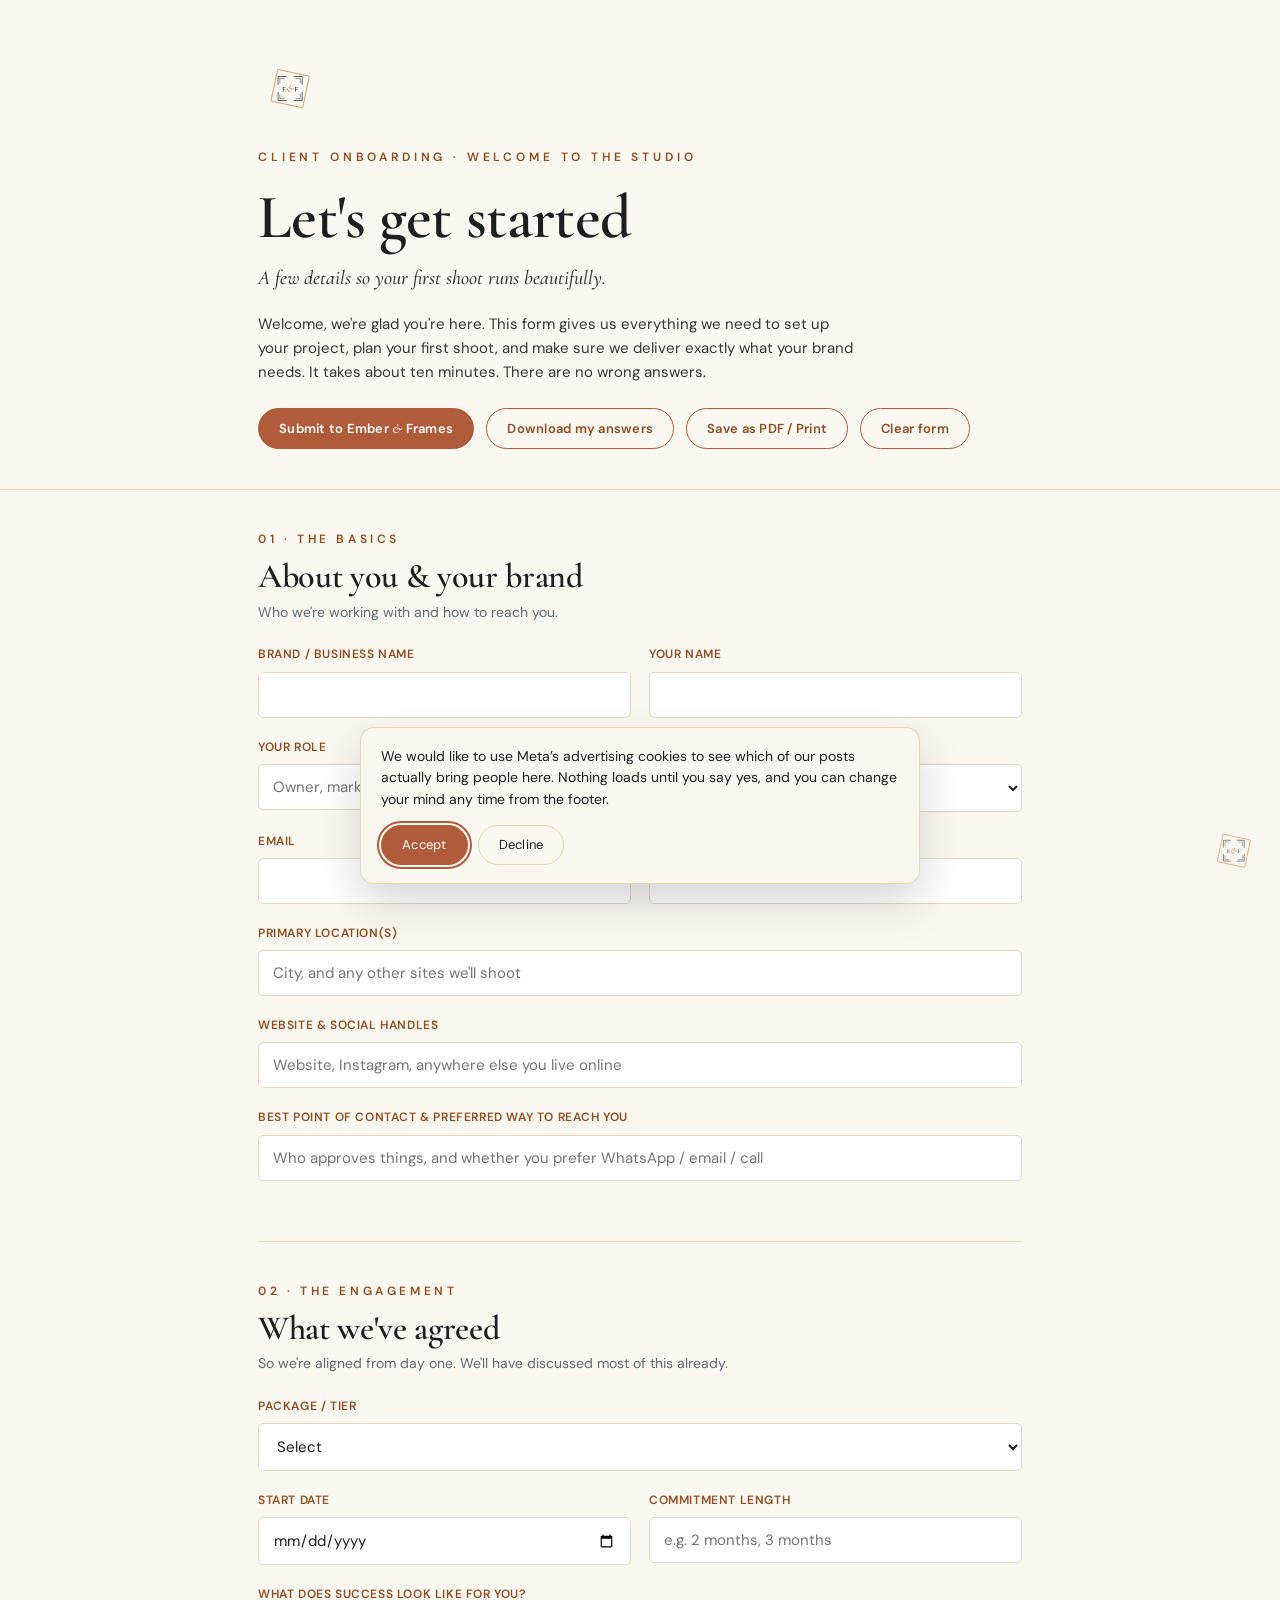
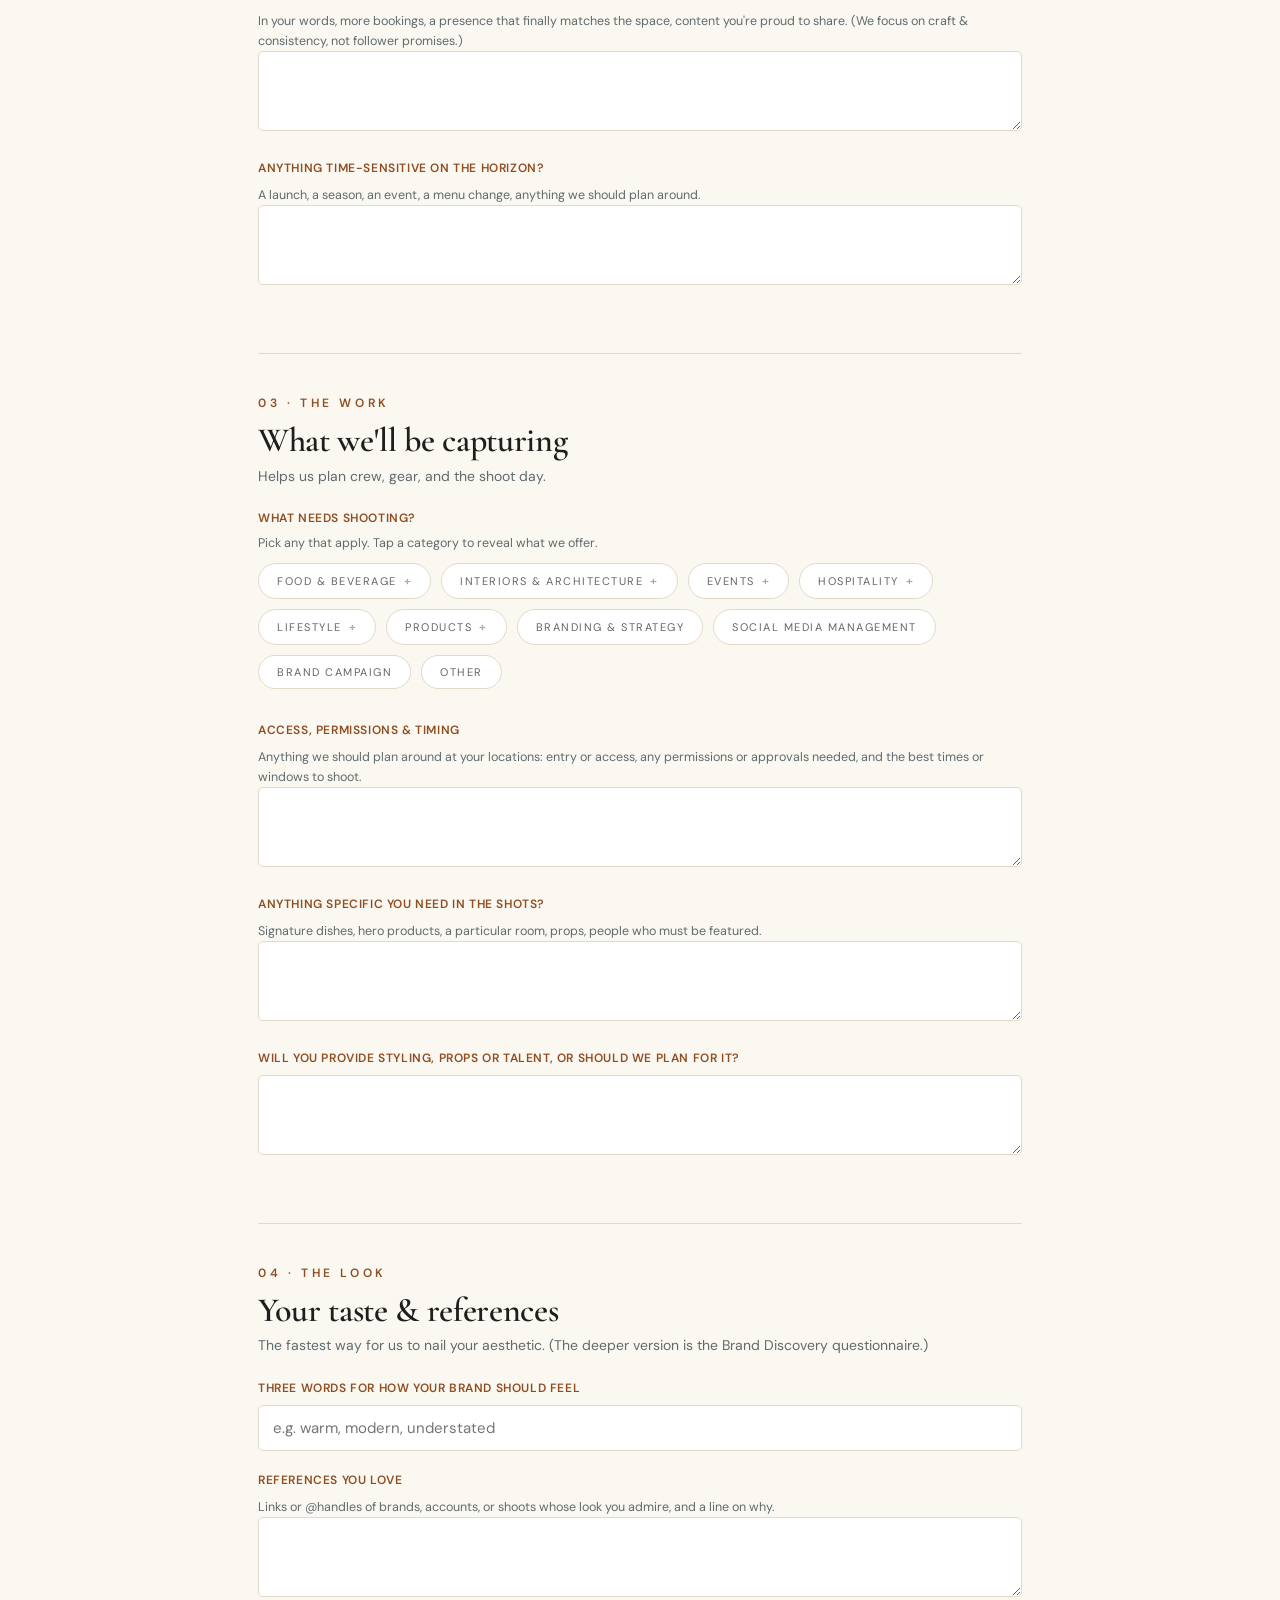
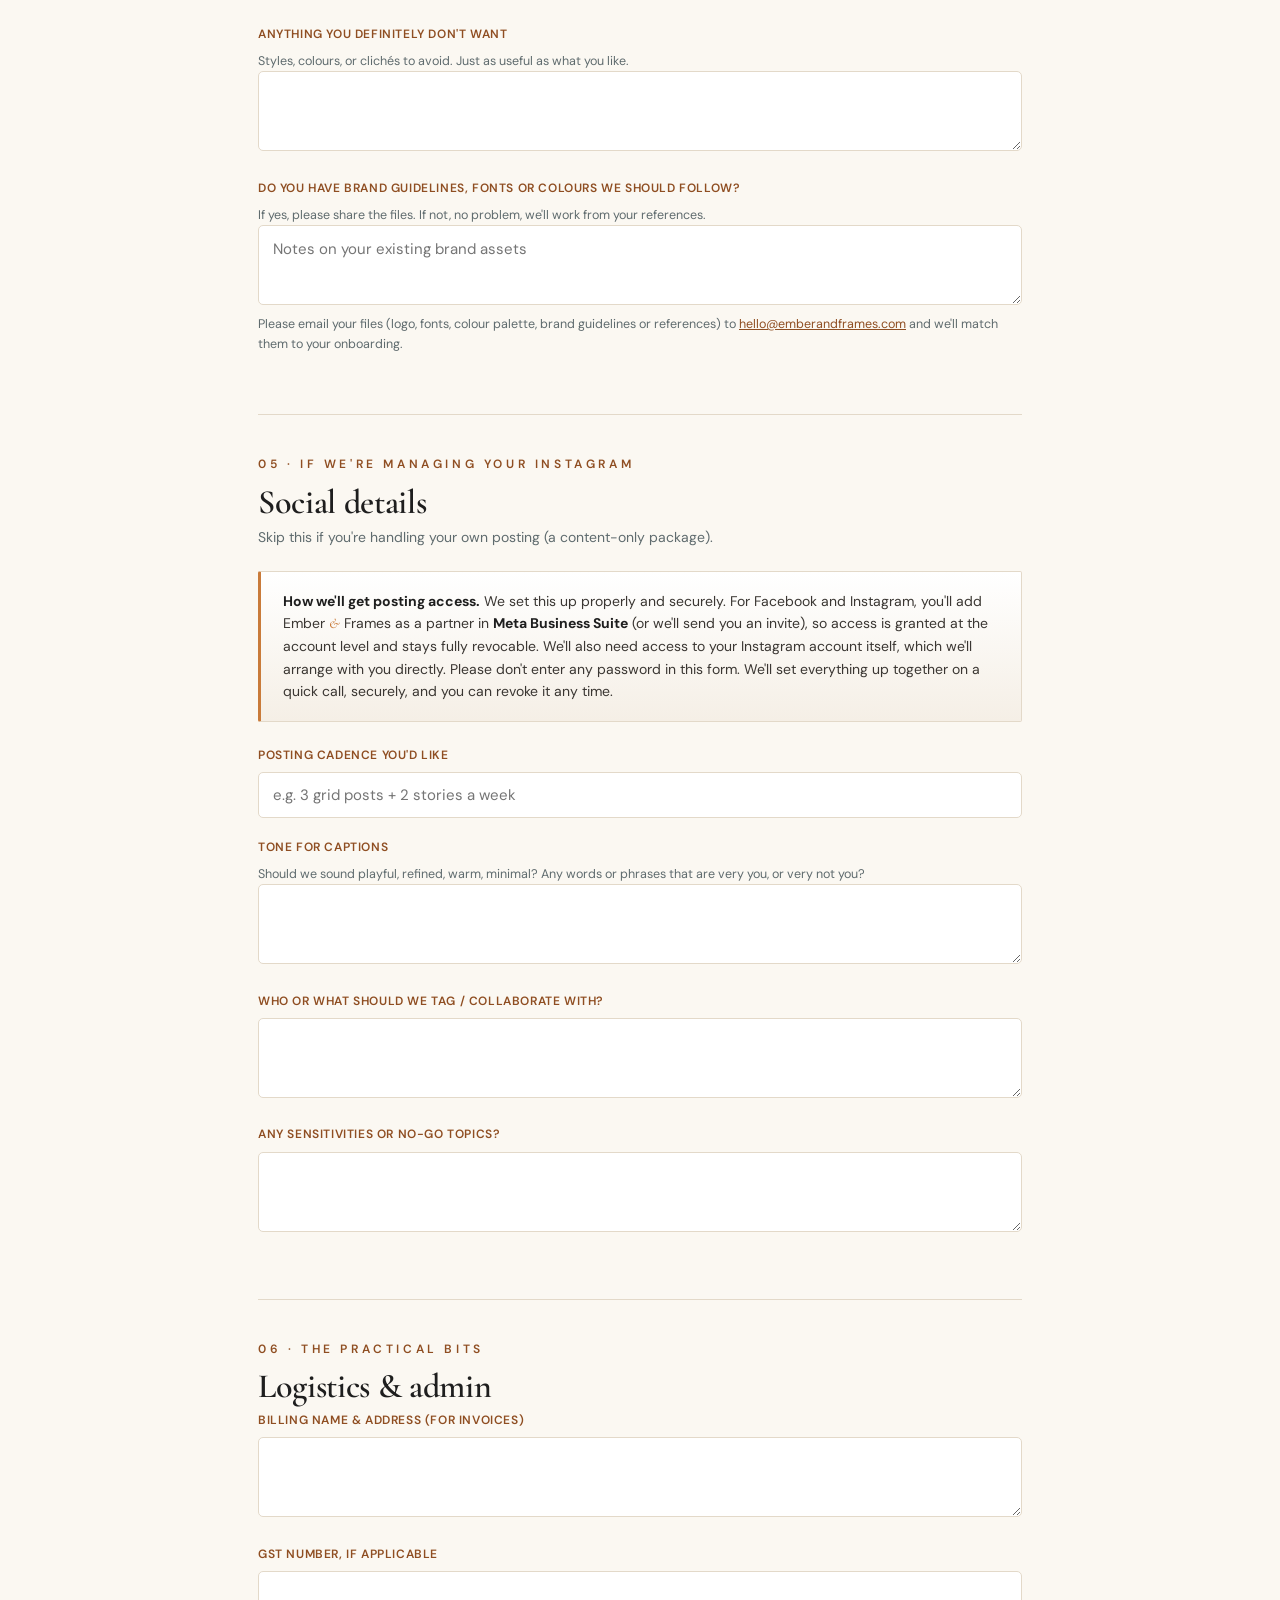
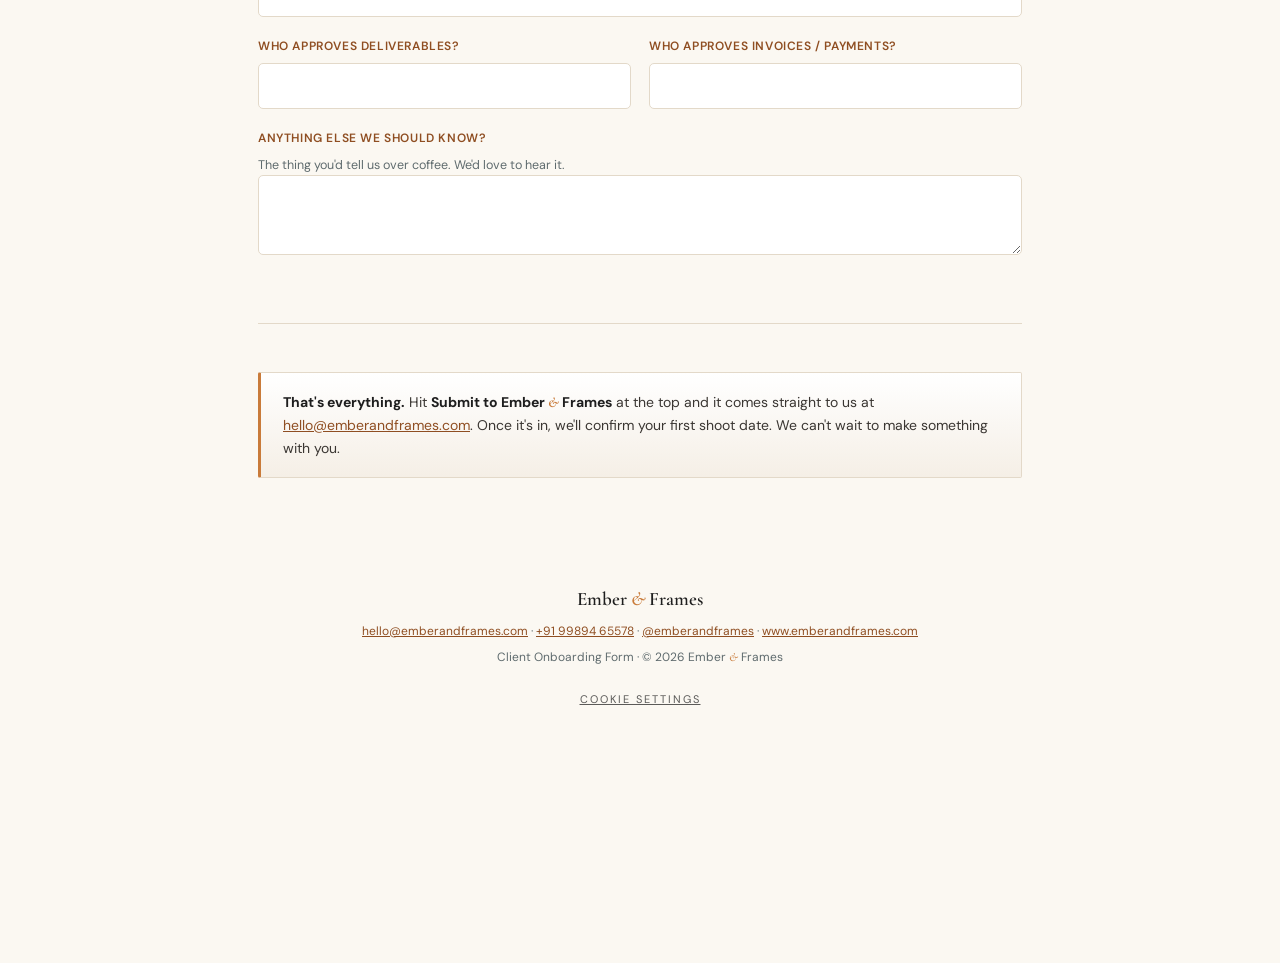
<file: forms/onboarding/index.html>
<!DOCTYPE html>
<html lang="en">
<head>
<meta charset="UTF-8">
<meta http-equiv="Content-Security-Policy" content="default-src 'self'; base-uri 'self'; object-src 'none'; script-src 'self' https://connect.facebook.net; style-src 'self' 'unsafe-inline'; font-src 'self' data:; img-src 'self' data: https://www.facebook.com; media-src 'none'; connect-src 'self' https://script.google.com https://script.googleusercontent.com https://www.facebook.com; form-action 'self'; upgrade-insecure-requests">
<meta name="robots" content="noindex, nofollow">
<meta name="referrer" content="strict-origin-when-cross-origin">
<link rel="icon" type="image/svg+xml" href="/favicon.svg">
<link rel="apple-touch-icon" href="/favicon.svg">
<meta name="viewport" content="width=device-width, initial-scale=1.0">
<title>Ember &amp; Frames · Client Onboarding Form</title>
<style>
:root{--ember:#C97B3A;--label-ink:#8F4E22;--charcoal:#1E1E1E;--parchment:#F5EFE6;--terracotta:#B05C3A;--slate:#5F6B6E;--light-ember:#D49A5E;--paper:#FBF8F2;--ink-soft:#3A3632;--line:#E3D9C9;--display:'Cormorant Garamond',serif;--body:'DM Sans',sans-serif}
*{box-sizing:border-box;margin:0;padding:0}
body{font-family:var(--body);color:var(--charcoal);background:var(--paper);line-height:1.6;-webkit-font-smoothing:antialiased}
.wrap{max-width:820px;margin:0 auto;padding:0 28px}
.cover{padding:60px 0 40px;border-bottom:1px solid var(--line)}
.eyebrow{font-size:12px;letter-spacing:.32em;text-transform:uppercase;color:var(--label-ink);font-weight:600;margin-bottom:20px}
.cover h1{font-family:var(--display);font-weight:600;font-size:clamp(36px,6.5vw,62px);line-height:1;letter-spacing:-.01em}
.cover h1 .amp{font-style:italic;color:var(--ember)}
.cover .sub{font-family:var(--display);font-style:italic;font-size:20px;color:var(--ink-soft);margin-top:13px}
.cover .intro{font-size:15px;color:var(--ink-soft);max-width:600px;margin-top:18px}
.toolbar{display:flex;gap:12px;margin-top:24px;flex-wrap:wrap}
.btn{font-family:var(--body);font-size:13px;font-weight:600;letter-spacing:.02em;padding:11px 20px;border-radius:30px;border:1.5px solid var(--terracotta);background:var(--terracotta);color:#fff;cursor:pointer;transition:all .15s}
.btn.ghost{background:transparent;color:var(--label-ink)}
.btn:hover{background:var(--label-ink);border-color:var(--label-ink);color:#fff}
.btn.ghost:hover{background:var(--parchment);color:var(--label-ink)}
section{padding:40px 0;border-bottom:1px solid var(--line)}
.snum{font-size:12px;letter-spacing:.3em;color:var(--label-ink);font-weight:600;text-transform:uppercase;display:block;margin-bottom:10px}
h2{font-family:var(--display);font-weight:600;font-size:clamp(25px,4vw,34px);line-height:1.05;margin-bottom:6px;letter-spacing:-.01em}
.sdesc{font-size:14px;color:var(--slate);margin-bottom:22px}
.field{margin-bottom:20px}
.field label{display:block;font-size:12px;letter-spacing:.05em;text-transform:uppercase;color:var(--label-ink);font-weight:600;margin-bottom:7px}
.field .hint{font-size:12.5px;color:var(--slate);font-weight:400;text-transform:none;letter-spacing:0;margin-top:2px}
input[type=text],input[type=email],input[type=tel],input[type=date],textarea,select{width:100%;font-family:var(--body);font-size:15px;color:var(--charcoal);background:#fff;border:1px solid var(--line);border-radius:5px;padding:12px 14px;transition:border-color .15s}
input:focus,textarea:focus,select:focus{outline:none;border-color:var(--ember);box-shadow:0 0 0 3px rgba(201,123,58,.10)}
textarea{resize:vertical;min-height:80px;line-height:1.55}
.row{display:grid;grid-template-columns:1fr 1fr;gap:18px}
.pill-group{display:flex;flex-wrap:wrap;gap:10px;margin-top:4px}
.pill{font-family:var(--body);font-size:11px;letter-spacing:1.5px;text-transform:uppercase;padding:9px 18px;border:1px solid var(--line);border-radius:40px;background:#fff;color:rgba(42,42,37,.72);cursor:pointer;transition:all .18s;touch-action:manipulation;user-select:none;-webkit-user-select:none;-webkit-tap-highlight-color:transparent;-webkit-print-color-adjust:exact;print-color-adjust:exact}
.pill:hover{border-color:var(--ember);color:var(--ember)}
.pill[aria-pressed="true"]{background:var(--charcoal);color:var(--paper);border-color:var(--charcoal)}
.pill--cat::after{content:"+";margin-left:7px;font-size:12px;font-weight:600;opacity:.55}
.pill--cat[aria-expanded="true"]::after{content:"\2013"}
.subpill-wrap{display:flex;flex-direction:column;gap:10px;margin-top:12px}
.subpill-group{display:flex;flex-wrap:wrap;align-items:center;gap:8px;padding:12px 14px;border-left:2px solid var(--terracotta);background:rgba(176,92,58,.06);border-radius:0 10px 10px 0;-webkit-print-color-adjust:exact;print-color-adjust:exact}
.subpill-group[hidden]{display:none}
.subpill-cap{flex-basis:100%;font-family:var(--body);font-size:10px;letter-spacing:2px;text-transform:uppercase;color:var(--terracotta)}
.pill--sub{font-size:10.5px;padding:8px 15px}
.callout{background:linear-gradient(180deg,#fff,var(--parchment));border:1px solid var(--line);border-left:3px solid var(--ember);padding:18px 22px;margin:8px 0 24px;border-radius:2px}
.callout p{font-size:14px;color:var(--ink-soft);margin:0}
.callout strong{color:var(--charcoal)}
footer{padding:42px 0;text-align:center}
footer .mk{font-family:var(--display);font-size:19px;font-weight:600}
footer .mk .amp{font-style:italic;color:var(--ember)}
footer p{font-size:12px;color:var(--slate);margin-top:7px}
@media(max-width:640px){.row{grid-template-columns:1fr}.pill{padding:12px 18px;font-size:12px}.pill--sub{padding:11px 16px}}
@media print{.toolbar{display:none}section{page-break-inside:avoid}input,textarea,select{border:1px solid #ccc}}

/* --- brand watermark --- */
.ef-watermark{position:fixed;bottom:22px;right:22px;width:52px;height:52px;opacity:.85;z-index:40;pointer-events:none;filter:drop-shadow(0 2px 6px rgba(30,30,30,.10))}
.ef-watermark svg{width:100%;height:100%;display:block}
.ef-cover-mark{width:60px;height:60px;margin-bottom:28px}
.ef-cover-mark svg{width:100%;height:100%;display:block}
@media print{.ef-watermark{position:absolute;opacity:.9}}
@media(max-width:600px){.ef-watermark{width:42px;height:42px;bottom:14px;right:14px}}
  .amp{font-family:var(--display);font-style:italic;color:var(--ember)}
.btn .amp{color:inherit}
</style>
<link rel="stylesheet" href="../fonts.css">
</head>
<body>
<div class="ef-watermark"><svg viewBox="0 0 200 200" xmlns="http://www.w3.org/2000/svg"><g transform="rotate(12 100 100) translate(6 -6)"><rect x="46" y="46" width="108" height="108" rx="2" fill="none" stroke="#C97B3A" stroke-width="2.2"/></g><path d="M67 82 L67 55 L94 55" fill="none" stroke="#1E1E1E" stroke-width="2.2" stroke-linecap="round" stroke-linejoin="round"></path><path d="M120 55 L147 55 L147 82" fill="none" stroke="#1E1E1E" stroke-width="2.2" stroke-linecap="round" stroke-linejoin="round"></path><path d="M67 108 L67 135 L94 135" fill="none" stroke="#1E1E1E" stroke-width="2.2" stroke-linecap="round" stroke-linejoin="round"></path><path d="M120 135 L147 135 L147 108" fill="none" stroke="#1E1E1E" stroke-width="2.2" stroke-linecap="round" stroke-linejoin="round"></path><path d="M73 76 L73 61 L88 61" fill="none" stroke="#1E1E1E" stroke-width="1.4" stroke-linecap="round" stroke-linejoin="round"></path><path d="M126 61 L141 61 L141 76" fill="none" stroke="#1E1E1E" stroke-width="1.4" stroke-linecap="round" stroke-linejoin="round"></path><path d="M73 114 L73 129 L88 129" fill="none" stroke="#1E1E1E" stroke-width="1.4" stroke-linecap="round" stroke-linejoin="round"></path><path d="M126 129 L141 129 L141 114" fill="none" stroke="#1E1E1E" stroke-width="1.4" stroke-linecap="round" stroke-linejoin="round"></path><path d="M475.849365234375 0H41.8250732421875Q39.10009765625 0 39.10009765625 6.0Q39.10009765625 12 41.8250732421875 12Q74.750244140625 12 90.850341796875 17.0Q106.950439453125 22 112.36297607421875 37.0Q117.7755126953125 52 117.7755126953125 81V544Q117.7755126953125 573 112.36297607421875 587.5Q106.950439453125 602 90.850341796875 607.5Q74.750244140625 613 41.8250732421875 613Q39.10009765625 613 39.10009765625 619.0Q39.10009765625 625 41.8250732421875 625H458.1243896484375Q467.849365234375 625 467.849365234375 616L469.849365234375 486.30029296875Q469.849365234375 484.0252685546875 464.71185302734375 483.30029296875Q459.5743408203125 482.5753173828125 458.1243896484375 485.5753173828125Q446.5247802734375 542.650146484375 411.550048828125 570.7001953125Q376.5753173828125 598.750244140625 319.5257568359375 598.750244140625H278.7998046875Q254.1243896484375 598.750244140625 239.61175537109375 593.3877563476562Q225.09912109375 588.0252685546875 218.96160888671875 575.3377075195312Q212.8240966796875 562.650146484375 212.8240966796875 541.6248779296875V85Q212.8240966796875 63.5247802734375 218.23663330078125 50.249755859375Q223.649169921875 36.9747314453125 235.98687744140625 31.249755859375Q248.3245849609375 25.5247802734375 270.10009765625 25.5247802734375H319.3265380859375Q386.8756103515625 25.5247802734375 428.9251708984375 58.349853515625Q470.9747314453125 91.1749267578125 488.849365234375 155.4246826171875Q489.5743408203125 158.4246826171875 495.21185302734375 157.19970703125Q500.849365234375 155.9747314453125 500.849365234375 153.69970703125Q496.849365234375 125.5247802734375 493.98687744140625 86.849853515625Q491.1243896484375 48.1749267578125 491.1243896484375 15Q491.1243896484375 0 475.849365234375 0ZM419.849365234375 226.30029296875Q419.849365234375 268.400390625 392.149658203125 290.38775634765625Q364.449951171875 312.3751220703125 307.750244140625 312.3751220703125H167.5247802734375V337.89990234375H309.30029296875Q364.7249755859375 337.89990234375 391.78717041015625 357.0247802734375Q418.849365234375 376.149658203125 418.849365234375 411.9747314453125Q418.849365234375 414.69970703125 424.48687744140625 414.69970703125Q430.1243896484375 414.69970703125 430.1243896484375 411.9747314453125Q430.1243896484375 380.0748291015625 429.6243896484375 362.26239013671875Q429.1243896484375 344.449951171875 429.1243896484375 325Q429.1243896484375 300.8250732421875 430.48687744140625 277.51263427734375Q431.849365234375 254.2001953125 431.849365234375 226.30029296875Q431.849365234375 224.30029296875 425.849365234375 224.30029296875Q419.849365234375 224.30029296875 419.849365234375 226.30029296875Z" fill="#1E1E1E" transform="translate(79.919 105.263) scale(0.02440 -0.02440)"/><path d="M313.249755859375 -12Q250.6248779296875 -12 201.58746337890625 12.36248779296875Q152.550048828125 36.7249755859375 120.10009765625 78.2249755859375Q87.650146484375 119.7249755859375 75.78765869140625 171.7249755859375Q63.9251708984375 223.7249755859375 75.650146484375 278Q87.650146484375 333 121.06268310546875 375.0Q154.4752197265625 417 202.150146484375 441.0Q249.8250732421875 465 301.7998046875 465Q327.5247802734375 465 351.69970703125 458.81243896484375Q375.8746337890625 452.6248779296875 395.049560546875 437.69970703125L321.950439453125 369.3255615234375Q308.5753173828125 410.0252685546875 287.78765869140625 423.06268310546875Q267 436.10009765625 248.89990234375 436.10009765625Q224.0748291015625 436.10009765625 205.3746337890625 418.60009765625Q186.6744384765625 401.10009765625 174.249267578125 372.46258544921875Q161.8240966796875 343.8250732421875 155.7239990234375 310Q145.89892578125 248 158.448974609375 198.03741455078125Q170.9990234375 148.0748291015625 199.23663330078125 112.69970703125Q227.4742431640625 77.3245849609375 266.48687744140625 58.36199951171875Q305.49951171875 39.3994140625 348.8746337890625 39.3994140625Q407.349853515625 39.3994140625 456.26239013671875 71.03692626953125Q505.1749267578125 102.6744384765625 536.0374145507812 162.91204833984375Q566.89990234375 223.149658203125 570.1749267578125 309L590.5247802734375 303Q583.249755859375 199.1749267578125 545.3872680664062 128.81243896484375Q507.5247802734375 58.449951171875 447.5247802734375 23.2249755859375Q387.5247802734375 -12 313.249755859375 -12ZM122.9747314453125 192.3751220703125 110.349853515625 205Q142.7249755859375 232.8250732421875 185.2750244140625 266.46258544921875Q227.8250732421875 300.10009765625 272.10009765625 336.8250732421875Q316.3751220703125 373.550048828125 353.8751220703125 410.550048828125Q391.3751220703125 447.550048828125 414.73760986328125 482.60009765625Q438.10009765625 517.650146484375 438.10009765625 547.5753173828125Q438.10009765625 568.0252685546875 430.2001953125 578.1627807617188Q422.30029296875 588.30029296875 412.400390625 594.0753173828125Q402.50048828125 599.850341796875 394.6005859375 608.750244140625Q386.70068359375 617.650146484375 386.70068359375 635.89990234375Q386.70068359375 656.149658203125 398.91302490234375 668.3619995117188Q411.1253662109375 680.5743408203125 430.3751220703125 680.5743408203125Q458.349853515625 680.5743408203125 472.349853515625 658.0869750976562Q486.349853515625 635.599609375 486.349853515625 601.149658203125Q486.349853515625 554.7998046875 463.749755859375 511.43731689453125Q441.149658203125 468.0748291015625 403.2745361328125 426.7998046875Q365.3994140625 385.5247802734375 317.849365234375 345.88726806640625Q270.29931640625 306.249755859375 219.98687744140625 268.0748291015625Q169.6744384765625 229.89990234375 122.9747314453125 192.3751220703125ZM389.650146484375 217.3255615234375Q377.4752197265625 217.3255615234375 367.21282958984375 225.2755126953125Q356.950439453125 233.2254638671875 356.950439453125 253.850341796875Q356.950439453125 282.750244140625 376.0753173828125 309.46258544921875Q395.2001953125 336.1749267578125 425.2750244140625 353.2998046875Q455.349853515625 370.4246826171875 486.69970703125 370.4246826171875Q514.149658203125 370.4246826171875 542.8746337890625 358.9246826171875Q571.599609375 347.4246826171875 600.3245849609375 332.06219482421875Q629.049560546875 316.69970703125 655.1870727539062 305.19970703125Q681.3245849609375 293.69970703125 703.3245849609375 293.69970703125Q716.599609375 293.69970703125 724.8245849609375 298.83721923828125Q733.049560546875 303.9747314453125 733.049560546875 312.4246826171875Q733.049560546875 321.69970703125 726.0121459960938 328.4747314453125Q718.9747314453125 335.249755859375 711.7998046875 343.9747314453125Q704.6248779296875 352.69970703125 704.6248779296875 365.599609375Q704.6248779296875 378.049560546875 713.1622924804688 385.2244873046875Q721.69970703125 392.3994140625 737.049560546875 392.3994140625Q749.949462890625 392.3994140625 759.349365234375 385.08697509765625Q768.749267578125 377.7745361328125 768.749267578125 356.149658203125Q768.749267578125 329.249755859375 752.9868774414062 302.1749267578125Q737.2244873046875 275.10009765625 711.149658203125 257.11273193359375Q685.0748291015625 239.1253662109375 654.7249755859375 239.1253662109375Q628.2750244140625 239.1253662109375 599.550048828125 251.48785400390625Q570.8250732421875 263.850341796875 541.3250732421875 280.21282958984375Q511.8250732421875 296.5753173828125 483.46258544921875 308.93780517578125Q455.10009765625 321.30029296875 430.10009765625 321.30029296875Q413.650146484375 321.30029296875 405.650146484375 315.16278076171875Q397.650146484375 309.0252685546875 397.650146484375 300.30029296875Q397.650146484375 290.30029296875 403.3250732421875 281.80029296875Q409 273.30029296875 414.6749267578125 264.80029296875Q420.349853515625 256.30029296875 420.349853515625 245.850341796875Q420.349853515625 236.6754150390625 413.6749267578125 227.00048828125Q407 217.3255615234375 389.650146484375 217.3255615234375Z" fill="#C97B3A" transform="translate(95.278 105.263) scale(0.03120 -0.03120)"/><path d="M36.750244140625 0Q34.0252685546875 0 34.0252685546875 6.0Q34.0252685546875 12 36.750244140625 12Q71.850341796875 12 89.03790283203125 17.0Q106.2254638671875 22 112.00048828125 37.0Q117.7755126953125 52 117.7755126953125 81V544Q117.7755126953125 573 112.36297607421875 587.5Q106.950439453125 602 90.850341796875 607.5Q74.750244140625 613 41.8250732421875 613Q39.10009765625 613 39.10009765625 619.0Q39.10009765625 625 41.8250732421875 625H458.1243896484375Q467.849365234375 625 467.849365234375 616L469.849365234375 486.30029296875Q469.849365234375 484.0252685546875 464.71185302734375 483.30029296875Q459.5743408203125 482.5753173828125 458.1243896484375 485.5753173828125Q446.5247802734375 542.650146484375 411.550048828125 570.7001953125Q376.5753173828125 598.750244140625 319.5257568359375 598.750244140625H278.7998046875Q242.19921875 598.750244140625 227.51165771484375 586.0252685546875Q212.8240966796875 573.30029296875 212.8240966796875 543V85Q212.8240966796875 55 220.96160888671875 39.5Q229.09912109375 24 253.19921875 18.0Q277.29931640625 12 324.7745361328125 12Q327.049560546875 12 327.049560546875 6.0Q327.049560546875 0 324.7745361328125 0Q291.3245849609375 0 252.3746337890625 1.0Q213.4246826171875 2 162.89990234375 2Q128 2 95.10009765625 1.0Q62.2001953125 0 36.750244140625 0ZM407.849365234375 215.0252685546875Q407.849365234375 256.400390625 379.46209716796875 278.38775634765625Q351.0748291015625 300.3751220703125 293.1749267578125 300.3751220703125H167.5247802734375V325.89990234375H295Q352.0748291015625 325.89990234375 379.46209716796875 345.5247802734375Q406.849365234375 365.149658203125 406.849365234375 400.69970703125Q406.849365234375 402.69970703125 412.849365234375 402.69970703125Q418.849365234375 402.69970703125 418.849365234375 400.69970703125Q418.849365234375 368.0748291015625 418.349365234375 350.26239013671875Q417.849365234375 332.449951171875 417.849365234375 313Q417.849365234375 288.8250732421875 418.849365234375 265.51263427734375Q419.849365234375 242.2001953125 419.849365234375 215.0252685546875Q419.849365234375 212.30029296875 413.849365234375 212.30029296875Q407.849365234375 212.30029296875 407.849365234375 215.0252685546875Z" fill="#1E1E1E" transform="translate(120.997 105.263) scale(0.02440 -0.02440)"/></svg></div>
<div class="cover"><div class="wrap">
<div class="ef-cover-mark"><svg viewBox="0 0 200 200" xmlns="http://www.w3.org/2000/svg"><g transform="rotate(12 100 100) translate(6 -6)"><rect x="46" y="46" width="108" height="108" rx="2" fill="none" stroke="#C97B3A" stroke-width="2.2"/></g><path d="M67 82 L67 55 L94 55" fill="none" stroke="#1E1E1E" stroke-width="2.2" stroke-linecap="round" stroke-linejoin="round"></path><path d="M120 55 L147 55 L147 82" fill="none" stroke="#1E1E1E" stroke-width="2.2" stroke-linecap="round" stroke-linejoin="round"></path><path d="M67 108 L67 135 L94 135" fill="none" stroke="#1E1E1E" stroke-width="2.2" stroke-linecap="round" stroke-linejoin="round"></path><path d="M120 135 L147 135 L147 108" fill="none" stroke="#1E1E1E" stroke-width="2.2" stroke-linecap="round" stroke-linejoin="round"></path><path d="M73 76 L73 61 L88 61" fill="none" stroke="#1E1E1E" stroke-width="1.4" stroke-linecap="round" stroke-linejoin="round"></path><path d="M126 61 L141 61 L141 76" fill="none" stroke="#1E1E1E" stroke-width="1.4" stroke-linecap="round" stroke-linejoin="round"></path><path d="M73 114 L73 129 L88 129" fill="none" stroke="#1E1E1E" stroke-width="1.4" stroke-linecap="round" stroke-linejoin="round"></path><path d="M126 129 L141 129 L141 114" fill="none" stroke="#1E1E1E" stroke-width="1.4" stroke-linecap="round" stroke-linejoin="round"></path><path d="M475.849365234375 0H41.8250732421875Q39.10009765625 0 39.10009765625 6.0Q39.10009765625 12 41.8250732421875 12Q74.750244140625 12 90.850341796875 17.0Q106.950439453125 22 112.36297607421875 37.0Q117.7755126953125 52 117.7755126953125 81V544Q117.7755126953125 573 112.36297607421875 587.5Q106.950439453125 602 90.850341796875 607.5Q74.750244140625 613 41.8250732421875 613Q39.10009765625 613 39.10009765625 619.0Q39.10009765625 625 41.8250732421875 625H458.1243896484375Q467.849365234375 625 467.849365234375 616L469.849365234375 486.30029296875Q469.849365234375 484.0252685546875 464.71185302734375 483.30029296875Q459.5743408203125 482.5753173828125 458.1243896484375 485.5753173828125Q446.5247802734375 542.650146484375 411.550048828125 570.7001953125Q376.5753173828125 598.750244140625 319.5257568359375 598.750244140625H278.7998046875Q254.1243896484375 598.750244140625 239.61175537109375 593.3877563476562Q225.09912109375 588.0252685546875 218.96160888671875 575.3377075195312Q212.8240966796875 562.650146484375 212.8240966796875 541.6248779296875V85Q212.8240966796875 63.5247802734375 218.23663330078125 50.249755859375Q223.649169921875 36.9747314453125 235.98687744140625 31.249755859375Q248.3245849609375 25.5247802734375 270.10009765625 25.5247802734375H319.3265380859375Q386.8756103515625 25.5247802734375 428.9251708984375 58.349853515625Q470.9747314453125 91.1749267578125 488.849365234375 155.4246826171875Q489.5743408203125 158.4246826171875 495.21185302734375 157.19970703125Q500.849365234375 155.9747314453125 500.849365234375 153.69970703125Q496.849365234375 125.5247802734375 493.98687744140625 86.849853515625Q491.1243896484375 48.1749267578125 491.1243896484375 15Q491.1243896484375 0 475.849365234375 0ZM419.849365234375 226.30029296875Q419.849365234375 268.400390625 392.149658203125 290.38775634765625Q364.449951171875 312.3751220703125 307.750244140625 312.3751220703125H167.5247802734375V337.89990234375H309.30029296875Q364.7249755859375 337.89990234375 391.78717041015625 357.0247802734375Q418.849365234375 376.149658203125 418.849365234375 411.9747314453125Q418.849365234375 414.69970703125 424.48687744140625 414.69970703125Q430.1243896484375 414.69970703125 430.1243896484375 411.9747314453125Q430.1243896484375 380.0748291015625 429.6243896484375 362.26239013671875Q429.1243896484375 344.449951171875 429.1243896484375 325Q429.1243896484375 300.8250732421875 430.48687744140625 277.51263427734375Q431.849365234375 254.2001953125 431.849365234375 226.30029296875Q431.849365234375 224.30029296875 425.849365234375 224.30029296875Q419.849365234375 224.30029296875 419.849365234375 226.30029296875Z" fill="#1E1E1E" transform="translate(79.919 105.263) scale(0.02440 -0.02440)"/><path d="M313.249755859375 -12Q250.6248779296875 -12 201.58746337890625 12.36248779296875Q152.550048828125 36.7249755859375 120.10009765625 78.2249755859375Q87.650146484375 119.7249755859375 75.78765869140625 171.7249755859375Q63.9251708984375 223.7249755859375 75.650146484375 278Q87.650146484375 333 121.06268310546875 375.0Q154.4752197265625 417 202.150146484375 441.0Q249.8250732421875 465 301.7998046875 465Q327.5247802734375 465 351.69970703125 458.81243896484375Q375.8746337890625 452.6248779296875 395.049560546875 437.69970703125L321.950439453125 369.3255615234375Q308.5753173828125 410.0252685546875 287.78765869140625 423.06268310546875Q267 436.10009765625 248.89990234375 436.10009765625Q224.0748291015625 436.10009765625 205.3746337890625 418.60009765625Q186.6744384765625 401.10009765625 174.249267578125 372.46258544921875Q161.8240966796875 343.8250732421875 155.7239990234375 310Q145.89892578125 248 158.448974609375 198.03741455078125Q170.9990234375 148.0748291015625 199.23663330078125 112.69970703125Q227.4742431640625 77.3245849609375 266.48687744140625 58.36199951171875Q305.49951171875 39.3994140625 348.8746337890625 39.3994140625Q407.349853515625 39.3994140625 456.26239013671875 71.03692626953125Q505.1749267578125 102.6744384765625 536.0374145507812 162.91204833984375Q566.89990234375 223.149658203125 570.1749267578125 309L590.5247802734375 303Q583.249755859375 199.1749267578125 545.3872680664062 128.81243896484375Q507.5247802734375 58.449951171875 447.5247802734375 23.2249755859375Q387.5247802734375 -12 313.249755859375 -12ZM122.9747314453125 192.3751220703125 110.349853515625 205Q142.7249755859375 232.8250732421875 185.2750244140625 266.46258544921875Q227.8250732421875 300.10009765625 272.10009765625 336.8250732421875Q316.3751220703125 373.550048828125 353.8751220703125 410.550048828125Q391.3751220703125 447.550048828125 414.73760986328125 482.60009765625Q438.10009765625 517.650146484375 438.10009765625 547.5753173828125Q438.10009765625 568.0252685546875 430.2001953125 578.1627807617188Q422.30029296875 588.30029296875 412.400390625 594.0753173828125Q402.50048828125 599.850341796875 394.6005859375 608.750244140625Q386.70068359375 617.650146484375 386.70068359375 635.89990234375Q386.70068359375 656.149658203125 398.91302490234375 668.3619995117188Q411.1253662109375 680.5743408203125 430.3751220703125 680.5743408203125Q458.349853515625 680.5743408203125 472.349853515625 658.0869750976562Q486.349853515625 635.599609375 486.349853515625 601.149658203125Q486.349853515625 554.7998046875 463.749755859375 511.43731689453125Q441.149658203125 468.0748291015625 403.2745361328125 426.7998046875Q365.3994140625 385.5247802734375 317.849365234375 345.88726806640625Q270.29931640625 306.249755859375 219.98687744140625 268.0748291015625Q169.6744384765625 229.89990234375 122.9747314453125 192.3751220703125ZM389.650146484375 217.3255615234375Q377.4752197265625 217.3255615234375 367.21282958984375 225.2755126953125Q356.950439453125 233.2254638671875 356.950439453125 253.850341796875Q356.950439453125 282.750244140625 376.0753173828125 309.46258544921875Q395.2001953125 336.1749267578125 425.2750244140625 353.2998046875Q455.349853515625 370.4246826171875 486.69970703125 370.4246826171875Q514.149658203125 370.4246826171875 542.8746337890625 358.9246826171875Q571.599609375 347.4246826171875 600.3245849609375 332.06219482421875Q629.049560546875 316.69970703125 655.1870727539062 305.19970703125Q681.3245849609375 293.69970703125 703.3245849609375 293.69970703125Q716.599609375 293.69970703125 724.8245849609375 298.83721923828125Q733.049560546875 303.9747314453125 733.049560546875 312.4246826171875Q733.049560546875 321.69970703125 726.0121459960938 328.4747314453125Q718.9747314453125 335.249755859375 711.7998046875 343.9747314453125Q704.6248779296875 352.69970703125 704.6248779296875 365.599609375Q704.6248779296875 378.049560546875 713.1622924804688 385.2244873046875Q721.69970703125 392.3994140625 737.049560546875 392.3994140625Q749.949462890625 392.3994140625 759.349365234375 385.08697509765625Q768.749267578125 377.7745361328125 768.749267578125 356.149658203125Q768.749267578125 329.249755859375 752.9868774414062 302.1749267578125Q737.2244873046875 275.10009765625 711.149658203125 257.11273193359375Q685.0748291015625 239.1253662109375 654.7249755859375 239.1253662109375Q628.2750244140625 239.1253662109375 599.550048828125 251.48785400390625Q570.8250732421875 263.850341796875 541.3250732421875 280.21282958984375Q511.8250732421875 296.5753173828125 483.46258544921875 308.93780517578125Q455.10009765625 321.30029296875 430.10009765625 321.30029296875Q413.650146484375 321.30029296875 405.650146484375 315.16278076171875Q397.650146484375 309.0252685546875 397.650146484375 300.30029296875Q397.650146484375 290.30029296875 403.3250732421875 281.80029296875Q409 273.30029296875 414.6749267578125 264.80029296875Q420.349853515625 256.30029296875 420.349853515625 245.850341796875Q420.349853515625 236.6754150390625 413.6749267578125 227.00048828125Q407 217.3255615234375 389.650146484375 217.3255615234375Z" fill="#C97B3A" transform="translate(95.278 105.263) scale(0.03120 -0.03120)"/><path d="M36.750244140625 0Q34.0252685546875 0 34.0252685546875 6.0Q34.0252685546875 12 36.750244140625 12Q71.850341796875 12 89.03790283203125 17.0Q106.2254638671875 22 112.00048828125 37.0Q117.7755126953125 52 117.7755126953125 81V544Q117.7755126953125 573 112.36297607421875 587.5Q106.950439453125 602 90.850341796875 607.5Q74.750244140625 613 41.8250732421875 613Q39.10009765625 613 39.10009765625 619.0Q39.10009765625 625 41.8250732421875 625H458.1243896484375Q467.849365234375 625 467.849365234375 616L469.849365234375 486.30029296875Q469.849365234375 484.0252685546875 464.71185302734375 483.30029296875Q459.5743408203125 482.5753173828125 458.1243896484375 485.5753173828125Q446.5247802734375 542.650146484375 411.550048828125 570.7001953125Q376.5753173828125 598.750244140625 319.5257568359375 598.750244140625H278.7998046875Q242.19921875 598.750244140625 227.51165771484375 586.0252685546875Q212.8240966796875 573.30029296875 212.8240966796875 543V85Q212.8240966796875 55 220.96160888671875 39.5Q229.09912109375 24 253.19921875 18.0Q277.29931640625 12 324.7745361328125 12Q327.049560546875 12 327.049560546875 6.0Q327.049560546875 0 324.7745361328125 0Q291.3245849609375 0 252.3746337890625 1.0Q213.4246826171875 2 162.89990234375 2Q128 2 95.10009765625 1.0Q62.2001953125 0 36.750244140625 0ZM407.849365234375 215.0252685546875Q407.849365234375 256.400390625 379.46209716796875 278.38775634765625Q351.0748291015625 300.3751220703125 293.1749267578125 300.3751220703125H167.5247802734375V325.89990234375H295Q352.0748291015625 325.89990234375 379.46209716796875 345.5247802734375Q406.849365234375 365.149658203125 406.849365234375 400.69970703125Q406.849365234375 402.69970703125 412.849365234375 402.69970703125Q418.849365234375 402.69970703125 418.849365234375 400.69970703125Q418.849365234375 368.0748291015625 418.349365234375 350.26239013671875Q417.849365234375 332.449951171875 417.849365234375 313Q417.849365234375 288.8250732421875 418.849365234375 265.51263427734375Q419.849365234375 242.2001953125 419.849365234375 215.0252685546875Q419.849365234375 212.30029296875 413.849365234375 212.30029296875Q407.849365234375 212.30029296875 407.849365234375 215.0252685546875Z" fill="#1E1E1E" transform="translate(120.997 105.263) scale(0.02440 -0.02440)"/></svg></div>
<div class="eyebrow">Client Onboarding · Welcome to the studio</div>
<h1>Let's get started</h1>
<div class="sub">A few details so your first shoot runs beautifully.</div>
<p class="intro">Welcome, we're glad you're here. This form gives us everything we need to set up
your project, plan your first shoot, and make sure we deliver exactly what your brand needs.
It takes about ten minutes. There are no wrong answers.</p>
<div class="toolbar">
<button class="btn" id="ef-btn-submit">Submit to Ember <span class="amp">&amp;</span> Frames</button>
<button class="btn ghost" id="ef-btn-download">Download my answers</button>
<button class="btn ghost" id="ef-btn-print">Save as PDF / Print</button>
<button class="btn ghost" id="ef-btn-clear">Clear form</button>
</div>
<div id="ef-status" class="ef-status" role="status" style="display:none"></div>
<style>
.ef-status{margin-top:18px;padding:13px 18px;border-radius:8px;font-size:14px;font-weight:500;max-width:660px;line-height:1.5}
.ef-status.busy{background:var(--parchment);color:var(--ink-soft);border:1px solid var(--line)}
.ef-status.ok{background:#eef6ee;color:#2f6b34;border:1px solid #bcd9be}
@media print{.ef-status{display:none!important}}
</style>
</div></div>

<div class="wrap">
<form id="onboard">

<section>
<span class="snum">01 · The basics</span>
<h2>About you &amp; your brand</h2>
<p class="sdesc">Who we're working with and how to reach you.</p>
<div class="row">
<div class="field"><label>Brand / business name</label><input type="text" name="brand"></div>
<div class="field"><label>Your name</label><input type="text" name="name"></div>
</div>
<div class="row">
<div class="field"><label>Your role</label><input type="text" name="role" placeholder="Owner, marketing lead"></div>
<div class="field"><label>Industry / vertical</label>
<select name="industry">
<option value="">Select</option>
<option>Food &amp; Beverage</option>
<option>Interiors &amp; Architecture</option>
<option>Hospitality</option>
<option>Retail</option>
<option>Events</option>
<option>Lifestyle</option>
<option>Products</option>
<option>Beauty &amp; Wellness</option>
<option>Fashion</option>
<option>Real Estate</option>
<option>Other</option>
</select></div>
</div>
<div class="row">
<div class="field"><label>Email</label><input type="email" name="email"></div>
<div class="field"><label>Phone / WhatsApp</label><input type="tel" name="phone"></div>
</div>
<div class="field"><label>Primary location(s)</label><input type="text" name="location" placeholder="City, and any other sites we'll shoot"></div>
<div class="field"><label>Website &amp; social handles</label><input type="text" name="links" placeholder="Website, Instagram, anywhere else you live online"></div>
<div class="field"><label>Best point of contact &amp; preferred way to reach you</label><input type="text" name="contact_pref" placeholder="Who approves things, and whether you prefer WhatsApp / email / call"></div>
</section>

<section>
<span class="snum">02 · The engagement</span>
<h2>What we've agreed</h2>
<p class="sdesc">So we're aligned from day one. We'll have discussed most of this already.</p>
<div class="field"><label>Package / tier</label>
<select name="tier">
<option value="">Select</option>
<optgroup label="Hospitality, property build">
<option>Hospitality &middot; Boutique</option>
<option>Hospitality &middot; Essential</option>
<option>Hospitality &middot; Signature</option>
<option>Hospitality &middot; Complete</option>
<option>Hospitality &middot; Group</option>
</optgroup>
<optgroup label="Hospitality, monthly retainer">
<option>Hospitality &middot; Spark</option>
<option>Hospitality &middot; Presence</option>
<option>Hospitality &middot; Anchor</option>
<option>Hospitality &middot; Prime</option>
</optgroup>
<optgroup label="Food &amp; Beverage">
<option>Menu &middot; Essential</option>
<option>Menu &middot; Complete</option>
<option>Ember Starter, content only</option>
<option>Ember Presence, content + Instagram</option>
<option>Frames Standard, directed content only</option>
<option>Frames Spotlight, directed content + Instagram</option>
<option>Ember Prime, premium</option>
</optgroup>
<optgroup label="Interiors &amp; Architecture">
<option>Interiors &middot; The Room</option>
<option>Interiors &middot; The Project</option>
<option>Interiors &middot; The Portfolio</option>
<option>Practice &middot; Standard</option>
<option>Practice &middot; Presence</option>
</optgroup>
<optgroup label="Events">
<option>Events &middot; Evening launch</option>
<option>Events &middot; Conference</option>
<option>Events &middot; Launch with film</option>
<option>Events &middot; Two-day flagship</option>
</optgroup>
<optgroup label="Lifestyle">
<option>Lifestyle &middot; The Portrait</option>
<option>Lifestyle &middot; The Story</option>
<option>Lifestyle &middot; The Lookbook</option>
<option>Lifestyle &middot; The Campaign</option>
<option>Atelier &middot; Standard</option>
<option>Atelier &middot; Presence</option>
</optgroup>
<optgroup label="Products">
<option>Products &middot; Studio Day</option>
<option>Products &middot; Creative Day</option>
<option>Stockroom &middot; Standard</option>
<option>Stockroom &middot; Presence</option>
</optgroup>
<option>Custom / project</option>
</select></div>
<div class="row">
<div class="field"><label>Start date</label><input type="date" name="start"></div>
<div class="field"><label>Commitment length</label><input type="text" name="length" placeholder="e.g. 2 months, 3 months"></div>
</div>
<div class="field"><label>What does success look like for you?</label>
<div class="hint">In your words, more bookings, a presence that finally matches the space, content you're proud to share. (We focus on craft &amp; consistency, not follower promises.)</div>
<textarea name="success"></textarea></div>
<div class="field"><label>Anything time-sensitive on the horizon?</label>
<div class="hint">A launch, a season, an event, a menu change, anything we should plan around.</div>
<textarea name="timing"></textarea></div>
</section>

<section>
<span class="snum">03 · The work</span>
<h2>What we'll be capturing</h2>
<p class="sdesc">Helps us plan crew, gear, and the shoot day.</p>
<div class="field"><label>What needs shooting?</label>
<div class="hint" style="margin:-2px 0 10px">Pick any that apply. Tap a category to reveal what we offer.</div>
<div class="pill-group">
<button type="button" class="pill pill--cat" data-key="fnb" aria-pressed="false" aria-expanded="false">Food &amp; Beverage</button>
<button type="button" class="pill pill--cat" data-key="interiors" aria-pressed="false" aria-expanded="false">Interiors &amp; Architecture</button>
<button type="button" class="pill pill--cat" data-key="events" aria-pressed="false" aria-expanded="false">Events</button>
<button type="button" class="pill pill--cat" data-key="hospitality" aria-pressed="false" aria-expanded="false">Hospitality</button>
<button type="button" class="pill pill--cat" data-key="lifestyle" aria-pressed="false" aria-expanded="false">Lifestyle</button>
<button type="button" class="pill pill--cat" data-key="products" aria-pressed="false" aria-expanded="false">Products</button>
<button type="button" class="pill" aria-pressed="false">Branding &amp; Strategy</button>
<button type="button" class="pill" aria-pressed="false">Social Media Management</button>
<button type="button" class="pill" aria-pressed="false">Brand Campaign</button>
<button type="button" class="pill" aria-pressed="false">Other</button>
</div>
<div class="subpill-wrap">
<div class="subpill-group" data-for="fnb" role="group" aria-label="What we offer in Food &amp; Beverage" hidden><span class="subpill-cap">Food &amp; Beverage</span><button type="button" class="pill pill--sub" aria-pressed="false">Restaurants, Bars &amp; Hotels</button><button type="button" class="pill pill--sub" aria-pressed="false">Brand &amp; Packaging</button><button type="button" class="pill pill--sub" aria-pressed="false">Social Content</button><button type="button" class="pill pill--sub" aria-pressed="false">Editorial &amp; Cookbooks</button><button type="button" class="pill pill--sub" aria-pressed="false">Other</button></div>
<div class="subpill-group" data-for="interiors" role="group" aria-label="What we offer in Interiors &amp; Architecture" hidden><span class="subpill-cap">Interiors &amp; Architecture</span><button type="button" class="pill pill--sub" aria-pressed="false">Residential &amp; Show Flats</button><button type="button" class="pill pill--sub" aria-pressed="false">Retail Interiors</button><button type="button" class="pill pill--sub" aria-pressed="false">Studios &amp; Workspaces</button><button type="button" class="pill pill--sub" aria-pressed="false">Architecture &amp; Developers</button><button type="button" class="pill pill--sub" aria-pressed="false">Other</button></div>
<div class="subpill-group" data-for="events" role="group" aria-label="What we offer in Events" hidden><span class="subpill-cap">Events</span><button type="button" class="pill pill--sub" aria-pressed="false">Concerts &amp; Festivals</button><button type="button" class="pill pill--sub" aria-pressed="false">Brand &amp; Corporate Events</button><button type="button" class="pill pill--sub" aria-pressed="false">Cultural &amp; Editorial Events</button><button type="button" class="pill pill--sub" aria-pressed="false">Social &amp; Community Events</button><button type="button" class="pill pill--sub" aria-pressed="false">Other</button></div>
<div class="subpill-group" data-for="hospitality" role="group" aria-label="What we offer in Hospitality" hidden><span class="subpill-cap">Hospitality</span><button type="button" class="pill pill--sub" aria-pressed="false">Hotels &amp; Resorts</button><button type="button" class="pill pill--sub" aria-pressed="false">Rooms &amp; Suites</button><button type="button" class="pill pill--sub" aria-pressed="false">Restaurants &amp; Bars</button><button type="button" class="pill pill--sub" aria-pressed="false">Amenities &amp; Details</button><button type="button" class="pill pill--sub" aria-pressed="false">Other</button></div>
<div class="subpill-group" data-for="lifestyle" role="group" aria-label="What we offer in Lifestyle" hidden><span class="subpill-cap">Lifestyle</span><button type="button" class="pill pill--sub" aria-pressed="false">Brand Faces</button><button type="button" class="pill pill--sub" aria-pressed="false">Product in Context</button><button type="button" class="pill pill--sub" aria-pressed="false">Editorial</button><button type="button" class="pill pill--sub" aria-pressed="false">World-Building</button><button type="button" class="pill pill--sub" aria-pressed="false">Other</button></div>
<div class="subpill-group" data-for="products" role="group" aria-label="What we offer in Products" hidden><span class="subpill-cap">Products</span><button type="button" class="pill pill--sub" aria-pressed="false">Packaging &amp; Products</button><button type="button" class="pill pill--sub" aria-pressed="false">Catalogue &amp; E-commerce</button><button type="button" class="pill pill--sub" aria-pressed="false">Campaign &amp; Hero</button><button type="button" class="pill pill--sub" aria-pressed="false">Social Content</button><button type="button" class="pill pill--sub" aria-pressed="false">Other</button></div>
</div></div>
<div class="field"><label>Access, permissions &amp; timing</label>
<div class="hint">Anything we should plan around at your locations: entry or access, any permissions or approvals needed, and the best times or windows to shoot.</div>
<textarea name="where"></textarea></div>
<div class="field"><label>Anything specific you need in the shots?</label>
<div class="hint">Signature dishes, hero products, a particular room, props, people who must be featured.</div>
<textarea name="must_have"></textarea></div>
<div class="field"><label>Will you provide styling, props or talent, or should we plan for it?</label>
<textarea name="styling"></textarea></div>
</section>

<section>
<span class="snum">04 · The look</span>
<h2>Your taste &amp; references</h2>
<p class="sdesc">The fastest way for us to nail your aesthetic. (The deeper version is the Brand Discovery questionnaire.)</p>
<div class="field"><label>Three words for how your brand should feel</label><input type="text" name="feel" placeholder="e.g. warm, modern, understated"></div>
<div class="field"><label>References you love</label>
<div class="hint">Links or @handles of brands, accounts, or shoots whose look you admire, and a line on why.</div>
<textarea name="refs_love"></textarea></div>
<div class="field"><label>Anything you definitely don't want</label>
<div class="hint">Styles, colours, or clichés to avoid. Just as useful as what you like.</div>
<textarea name="refs_avoid"></textarea></div>
<div class="field"><label>Do you have brand guidelines, fonts or colours we should follow?</label>
<div class="hint">If yes, please share the files. If not, no problem, we'll work from your references.</div>
<textarea name="brand_assets" placeholder="Notes on your existing brand assets"></textarea>
<div class="hint">Please email your files (logo, fonts, colour palette, brand guidelines or references) to <a href="mailto:hello@emberandframes.com?subject=Brand%20assets%20for%20onboarding" style="color:var(--label-ink)">hello@emberandframes.com</a> and we'll match them to your onboarding.</div></div>
</section>

<section>
<span class="snum">05 · If we're managing your Instagram</span>
<h2>Social details</h2>
<p class="sdesc">Skip this if you're handling your own posting (a content-only package).</p>
<div class="callout"><p><strong>How we'll get posting access.</strong> We set this up properly and securely. For Facebook and Instagram, you'll add Ember <span class="amp">&amp;</span> Frames as a partner in <strong>Meta Business Suite</strong> (or we'll send you an invite), so access is granted at the account level and stays fully revocable. We'll also need access to your Instagram account itself, which we'll arrange with you directly. Please don't enter any password in this form. We'll set everything up together on a quick call, securely, and you can revoke it any time.</p></div>
<div class="field"><label>Posting cadence you'd like</label><input type="text" name="cadence" placeholder="e.g. 3 grid posts + 2 stories a week"></div>
<div class="field"><label>Tone for captions</label>
<div class="hint">Should we sound playful, refined, warm, minimal? Any words or phrases that are very you, or very not you?</div>
<textarea name="caption_tone"></textarea></div>
<div class="field"><label>Who or what should we tag / collaborate with?</label>
<textarea name="tagging"></textarea></div>
<div class="field"><label>Any sensitivities or no-go topics?</label>
<textarea name="sensitivities"></textarea></div>
</section>

<section>
<span class="snum">06 · The practical bits</span>
<h2>Logistics &amp; admin</h2>
<div class="field"><label>Billing name &amp; address (for invoices)</label><textarea name="billing"></textarea></div>
<div class="field"><label>GST number, if applicable</label><input type="text" name="gst"></div>
<div class="row">
<div class="field"><label>Who approves deliverables?</label><input type="text" name="approver"></div>
<div class="field"><label>Who approves invoices / payments?</label><input type="text" name="payer"></div>
</div>
<div class="field"><label>Anything else we should know?</label>
<div class="hint">The thing you'd tell us over coffee. We'd love to hear it.</div>
<textarea name="anything"></textarea></div>
</section>

<section style="border-bottom:none">
<div class="callout"><p><strong>That's everything.</strong> Hit <strong>Submit to Ember <span class="amp">&amp;</span> Frames</strong> at the top and it comes straight to us at <a href="mailto:hello@emberandframes.com" style="color:var(--label-ink)">hello@emberandframes.com</a>. Once it's in, we'll confirm your first shoot date. We can't wait to make something with you.</p></div>
</section>

<div aria-hidden="true" style="position:absolute;left:-9999px;width:1px;height:1px;overflow:hidden">
<label for="ef-hp">Leave this field empty</label>
<input id="ef-hp" name="ef_hp" type="text" tabindex="-1" autocomplete="off">
</div>

</form>
</div>

<footer><div class="wrap">
<div class="mk">Ember <span class="amp">&amp;</span> Frames</div>
<p><a href="mailto:hello@emberandframes.com" style="color:var(--label-ink)">hello@emberandframes.com</a> · <a href="https://wa.me/919989465578" style="color:var(--label-ink)">+91 99894 65578</a> · <a href="https://www.instagram.com/emberandframes/" style="color:var(--label-ink)">@emberandframes</a> · <a href="https://www.emberandframes.com/" style="color:var(--label-ink)">www.emberandframes.com</a></p>
<p>Client Onboarding Form · © <span data-year></span> Ember <span class="amp">&amp;</span> Frames</p>
</div></footer>

<script src="../../assets/js/ef-pixel.js?v=20261005" defer></script>
<script src="form.js" defer></script>
</body>
</html>
</file>
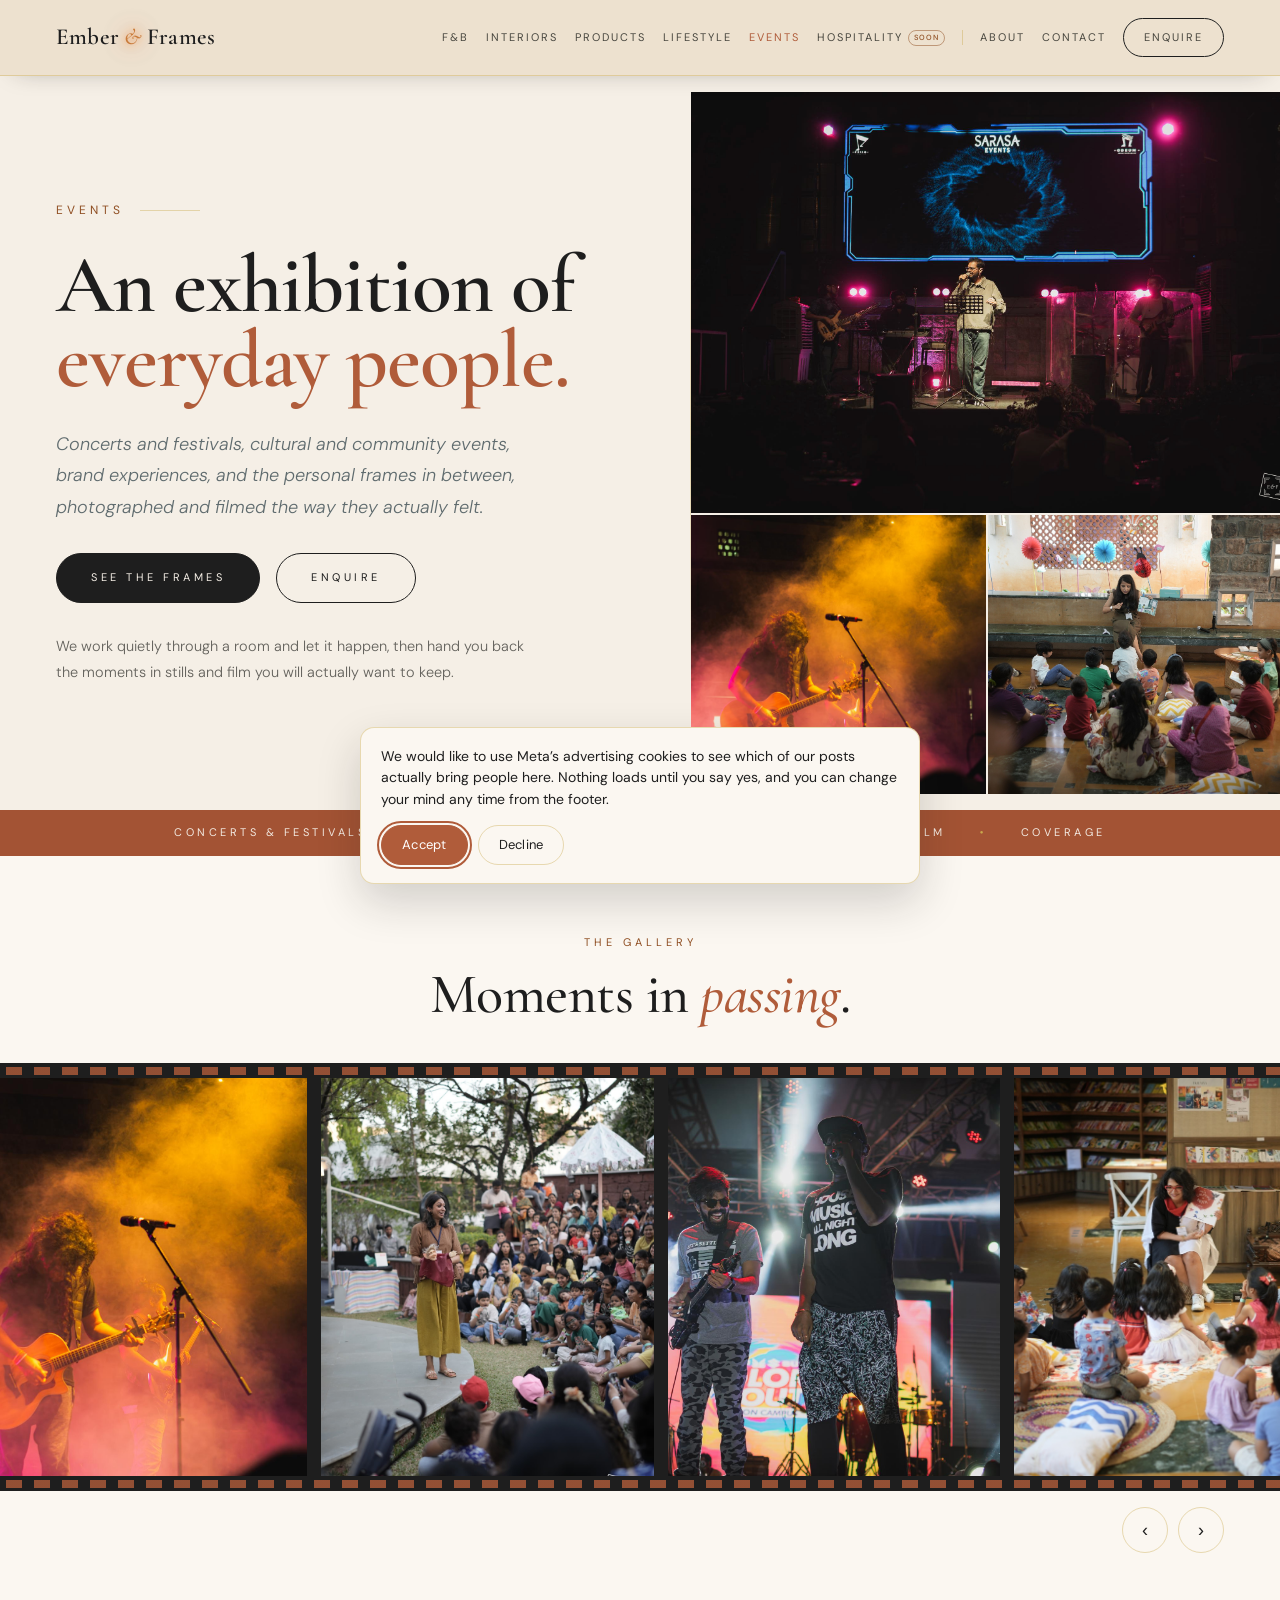
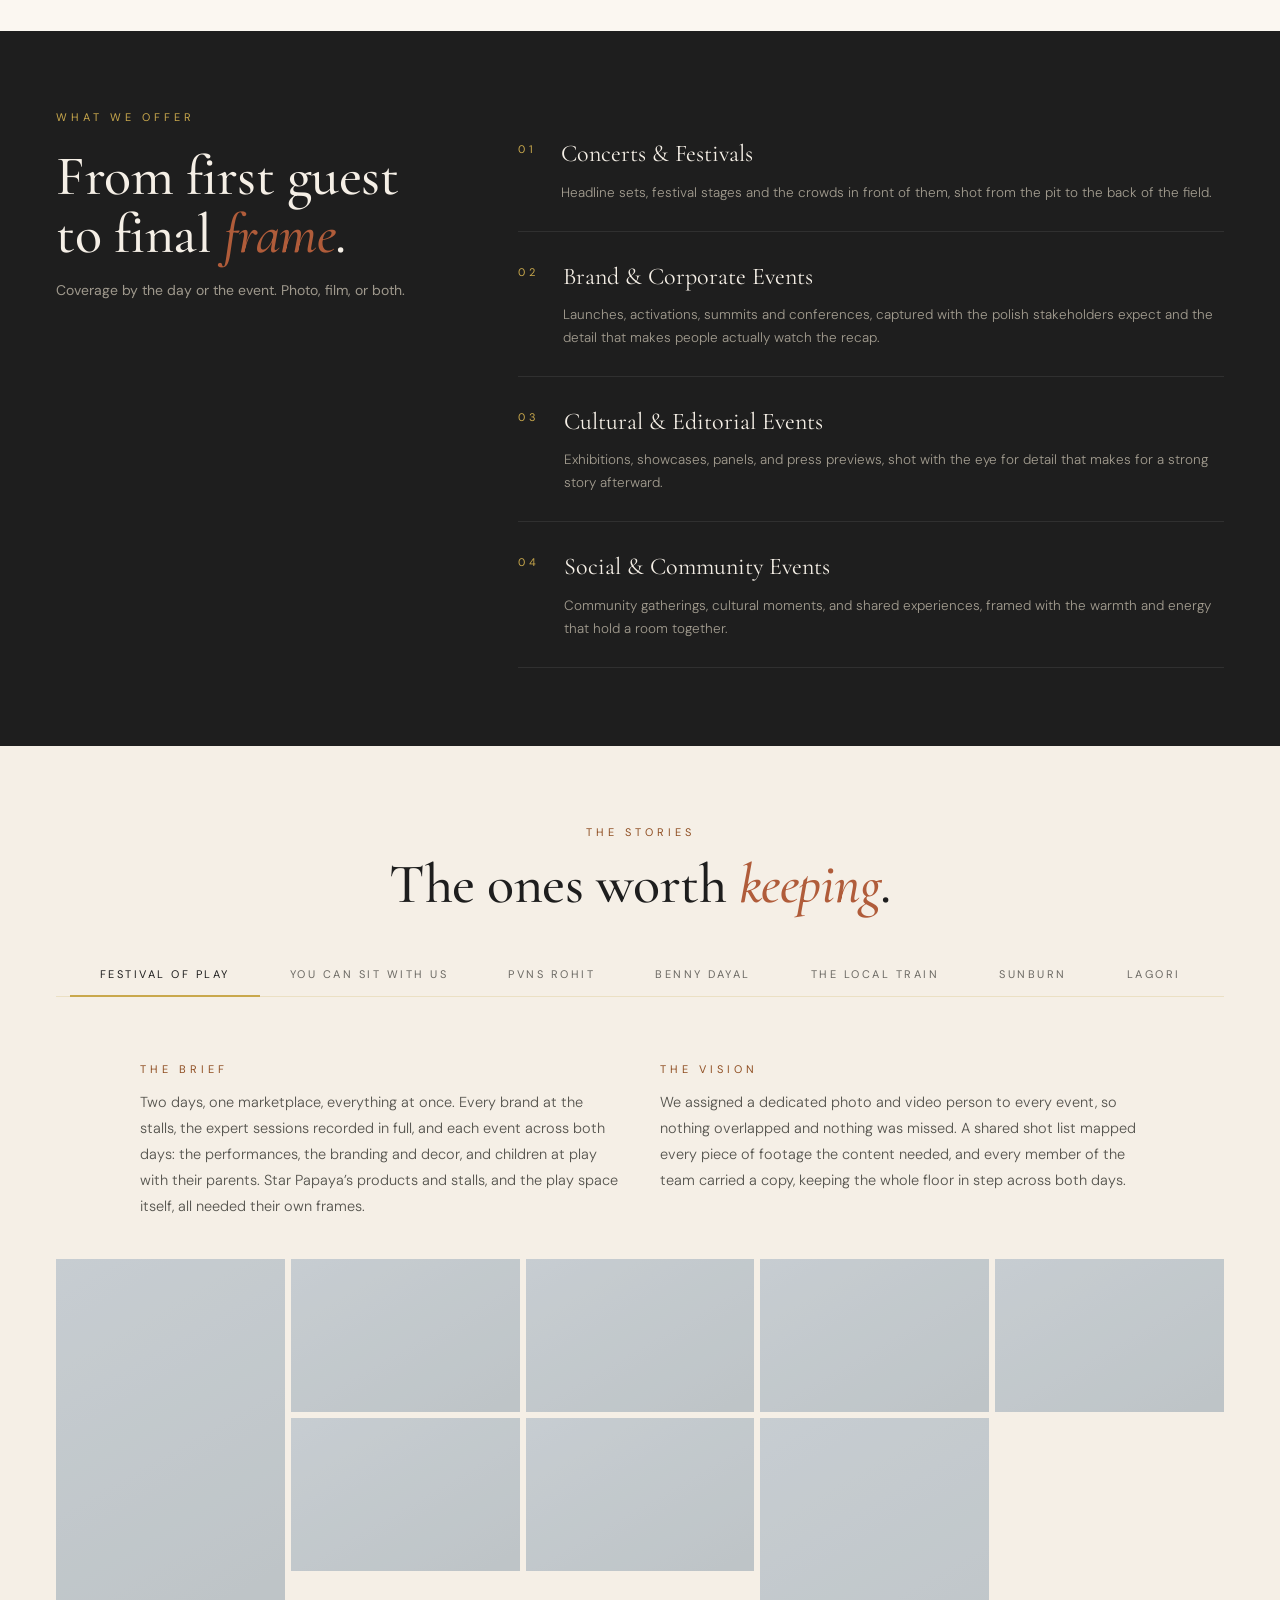
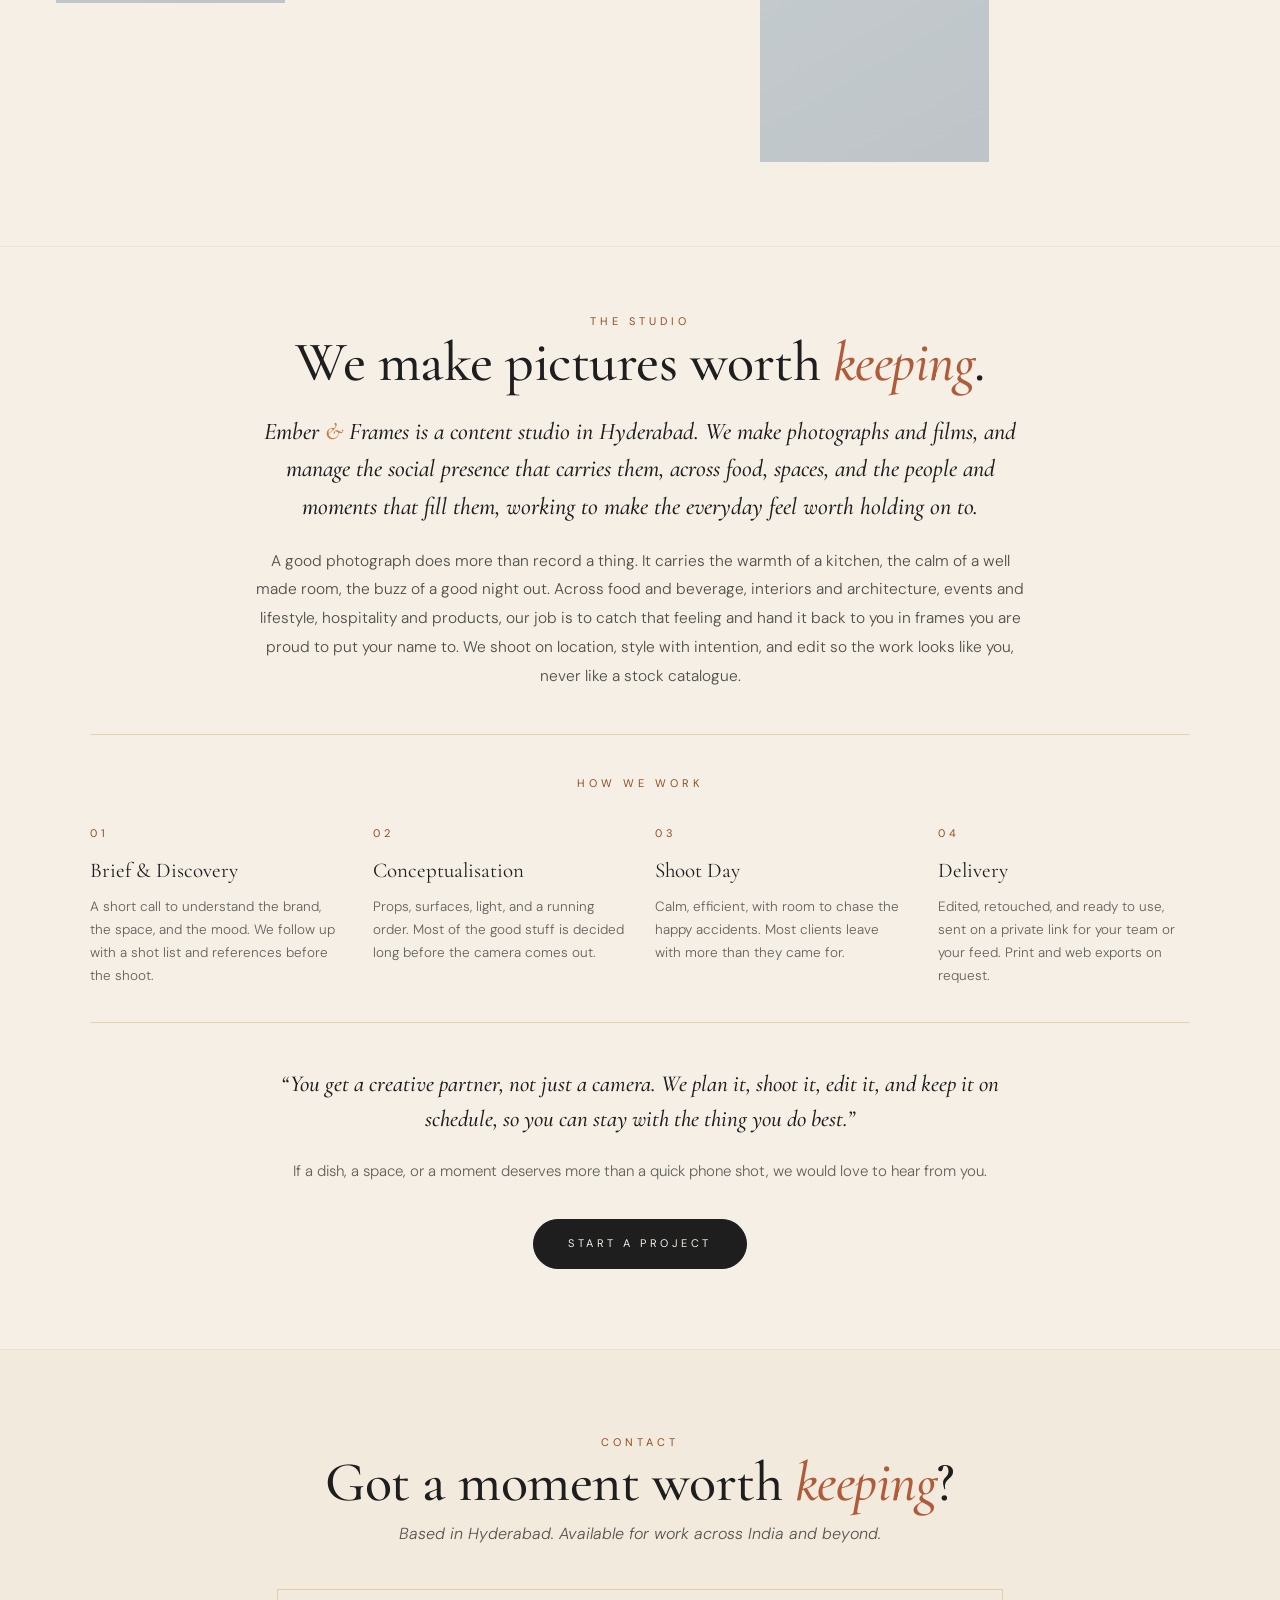
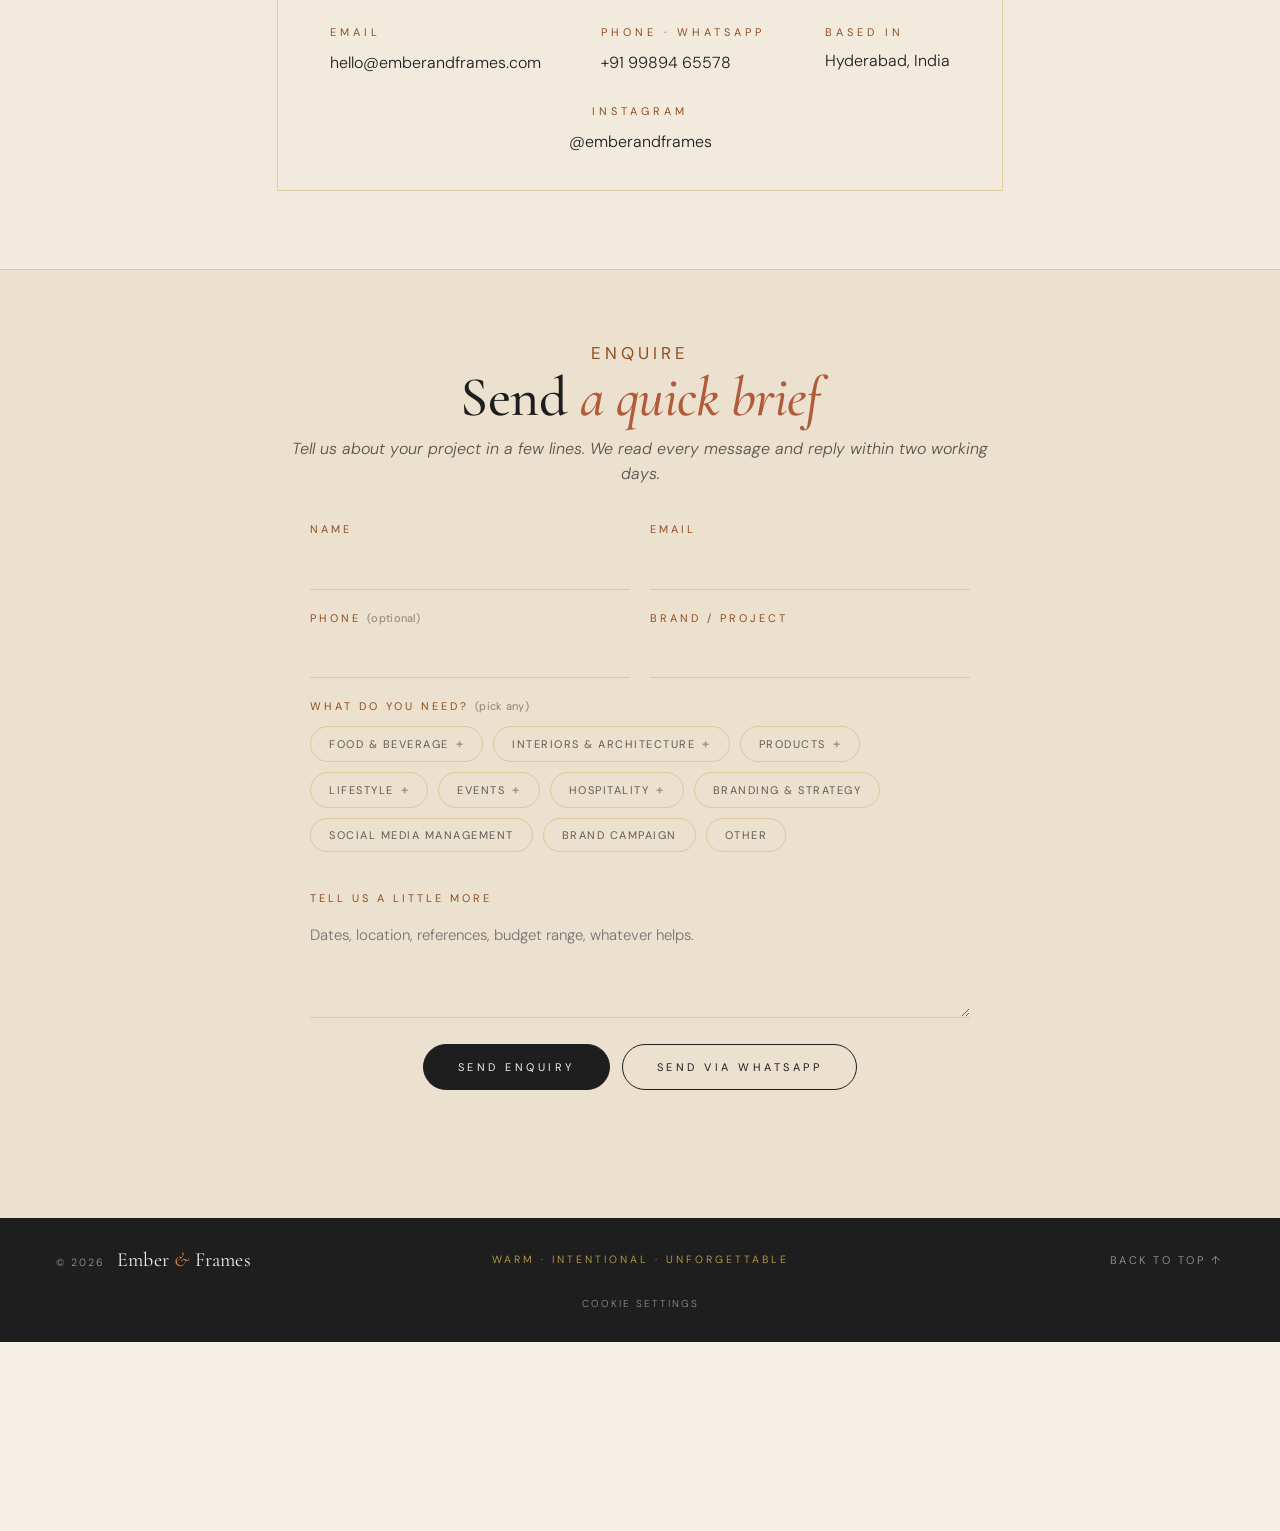
<file: events.html>
<!doctype html>
<html lang="en">
<head>
  <meta charset="utf-8">
  <meta name="viewport" content="width=device-width, initial-scale=1">
  <!-- Security: CSP + referrer policy delivered via <meta>; GitHub Pages cannot send custom HTTP headers. -->
  <meta http-equiv="Content-Security-Policy" content="default-src 'self'; base-uri 'self'; object-src 'none'; script-src 'self' https://connect.facebook.net; style-src 'self' 'unsafe-inline'; font-src 'self'; img-src 'self' data: https:; media-src 'self'; connect-src 'self' https://www.facebook.com; form-action 'self'; upgrade-insecure-requests">
  <meta name="referrer" content="strict-origin-when-cross-origin">
  <title>Events · Ember &amp; Frames</title>
  <meta name="description" content="Event photography and film by Ember & Frames. Concerts and festivals, cultural and community events, brand experiences, and the personal frames in between, shot across Hyderabad and beyond.">
  <meta name="theme-color" content="#FAF5EE">
  <meta property="og:title" content="Events · Ember &amp; Frames">
  <meta property="og:description" content="Concerts and festivals, cultural and community events, brand experiences, and the personal frames in between, photographed and filmed the way they actually felt.">
  <meta property="og:type" content="website">
  <meta property="og:site_name" content="Ember &amp; Frames">
  <meta property="og:locale" content="en_IN">
  <meta property="og:url" content="https://emberandframes.com/events.html">
  <meta property="og:image" content="https://emberandframes.com/assets/media/events/Photos/The%20Local%20Train/DSC_4440.jpg">
  <meta property="og:image:alt" content="Event photography by Ember &amp; Frames">
  <meta name="twitter:card" content="summary_large_image">
  <meta name="twitter:title" content="Events · Ember &amp; Frames">
  <meta name="twitter:description" content="Concerts and festivals, cultural and community events, brand experiences, and the personal frames in between, photographed and filmed the way they actually felt.">
  <meta name="twitter:image" content="https://emberandframes.com/assets/media/events/Photos/The%20Local%20Train/DSC_4440.jpg">
  <link rel="canonical" href="https://emberandframes.com/events.html">
  <link rel="icon" href="favicon.svg" type="image/svg+xml">
  <link rel="preload" href="assets/fonts/cormorant-garamond-latin.woff2" as="font" type="font/woff2" crossorigin>
  <link rel="preload" href="assets/fonts/dm-sans-latin.woff2" as="font" type="font/woff2" crossorigin>
  <link rel="stylesheet" href="assets/css/styles.css?v=20261005">
  <meta name="robots" content="index, follow, max-image-preview:large, max-snippet:-1, max-video-preview:-1">
  <script type="application/ld+json">
  {
    "@context": "https://schema.org",
    "@graph": [
      {
        "@type": "WebPage",
        "@id": "https://emberandframes.com/events.html#webpage",
        "url": "https://emberandframes.com/events.html",
        "name": "Events · Ember & Frames",
        "isPartOf": { "@id": "https://emberandframes.com/#website" },
        "about": { "@id": "https://emberandframes.com/#organization" },
        "primaryImageOfPage": "https://emberandframes.com/assets/media/events/Photos/The%20Local%20Train/DSC_4440.jpg",
        "description": "Event photography and film by Ember & Frames. Concerts and festivals, cultural and community events, brand experiences, and the personal frames in between, shot across Hyderabad and beyond.",
        "inLanguage": "en-IN"
      },
      {
        "@type": "BreadcrumbList",
        "itemListElement": [
          { "@type": "ListItem", "position": 1, "name": "Home", "item": "https://emberandframes.com/" },
          { "@type": "ListItem", "position": 2, "name": "Events", "item": "https://emberandframes.com/events.html" }
        ]
      },
      {
        "@type": "Service",
        "name": "Event Photography & Film",
        "serviceType": "Event photography and film",
        "provider": { "@id": "https://emberandframes.com/#organization" },
        "areaServed": [
          { "@type": "City", "name": "Hyderabad" },
          { "@type": "Country", "name": "India" }
        ],
        "description": "Concerts and festivals, cultural and community events, brand experiences, and the personal frames in between, shot across Hyderabad and beyond."
      }
    ]
  }
  </script>
</head>
<body data-page="events" id="top">
  <a class="skip-link" href="#main">Skip to content</a>
  <div data-region="header"></div>

  <main id="main">

    <!-- HERO -->
    <section class="hero">
      <div class="hero-left">
        <span class="hero-tag">Events</span>
        <h1>An exhibition of<span>everyday people.</span></h1>
        <p class="hero-desc">Concerts and festivals, cultural and community events, brand experiences, and the personal frames in between, photographed and filmed the way they actually felt.</p>
        <div class="hero-cta">
          <a class="btn-primary" href="#frames">See the frames</a>
          <a class="btn-ghost" href="#enquire">Enquire</a>
        </div>
        <p class="hero-bio">We work quietly through a room and let it happen, then hand you back the moments in stills and film you will actually want to keep.</p>
      </div>
      <div class="hero-media">
        <div class="hero-media-main">
          <img data-lazy loading="eager" decoding="async" src="assets/media/events/Photos/PVNS%20Rohit/DSC09076.jpg" style="object-position:50% 35%" alt="PVNS Rohit singing with his band on a neon-lit stage">
        </div>
        <div class="hero-media-sub">
          <div><img data-lazy loading="lazy" decoding="async" src="assets/media/events/Photos/The%20Local%20Train/DSC_4440.jpg" alt="The Local Train guitarist playing through stage smoke"></div>
          <div><img data-lazy loading="lazy" decoding="async" src="assets/media/events/Photos/Festival%20of%20Play/DSC00332.JPG" alt="Storytelling session with children at Festival of Play"></div>
        </div>
      </div>
    </section>

    <!-- DISCIPLINE STRIP -->
    <div class="strip">
      <span>Concerts &amp; Festivals</span><span class="dot" aria-hidden="true">&#9679;</span>
      <span>Cultural Events</span><span class="dot" aria-hidden="true">&#9679;</span>
      <span>Brand Experiences</span><span class="dot" aria-hidden="true">&#9679;</span>
      <span>Film</span><span class="dot" aria-hidden="true">&#9679;</span>
      <span>Coverage</span>
    </div>

    <!-- FILMSTRIP -->
    <section class="section section--cream" id="frames">
      <div class="section-head center reveal">
        <span class="eyebrow">The Gallery</span>
        <h2>Moments in <em>passing</em>.</h2>
      </div>
      <div class="filmstrip-wrap reveal">
        <div class="filmstrip-reel">
          <div class="filmstrip" data-filmstrip="events.filmstrip" data-alt="Event photography by Ember &amp; Frames"></div>
        </div>
        <div class="filmstrip-nav">
          <button class="filmstrip-btn" data-dir="prev" aria-label="Scroll left">&#8249;</button>
          <button class="filmstrip-btn" data-dir="next" aria-label="Scroll right">&#8250;</button>
        </div>
      </div>
    </section>

    <!-- SERVICES -->
    <div data-region="services"></div>

    <!-- COLLECTIONS -->
    <section class="section">
      <div class="section-head center reveal">
        <span class="eyebrow">The Stories</span>
        <h2>The ones worth <em>keeping</em>.</h2>
      </div>
      <div data-collections="events.collections"></div>
    </section>

    <div data-region="about"></div>
    <div data-region="contact"></div>
    <div data-region="enquire"></div>
  </main>

  <div data-region="footer"></div>
  <div data-region="lightbox"></div>

  <script src="assets/js/ef-pixel.js?v=20261005"></script>
  <script src="assets/js/data.js?v=20261011"></script>
  <script src="assets/js/site.js?v=20261005"></script>
</body>
</html>
</file>
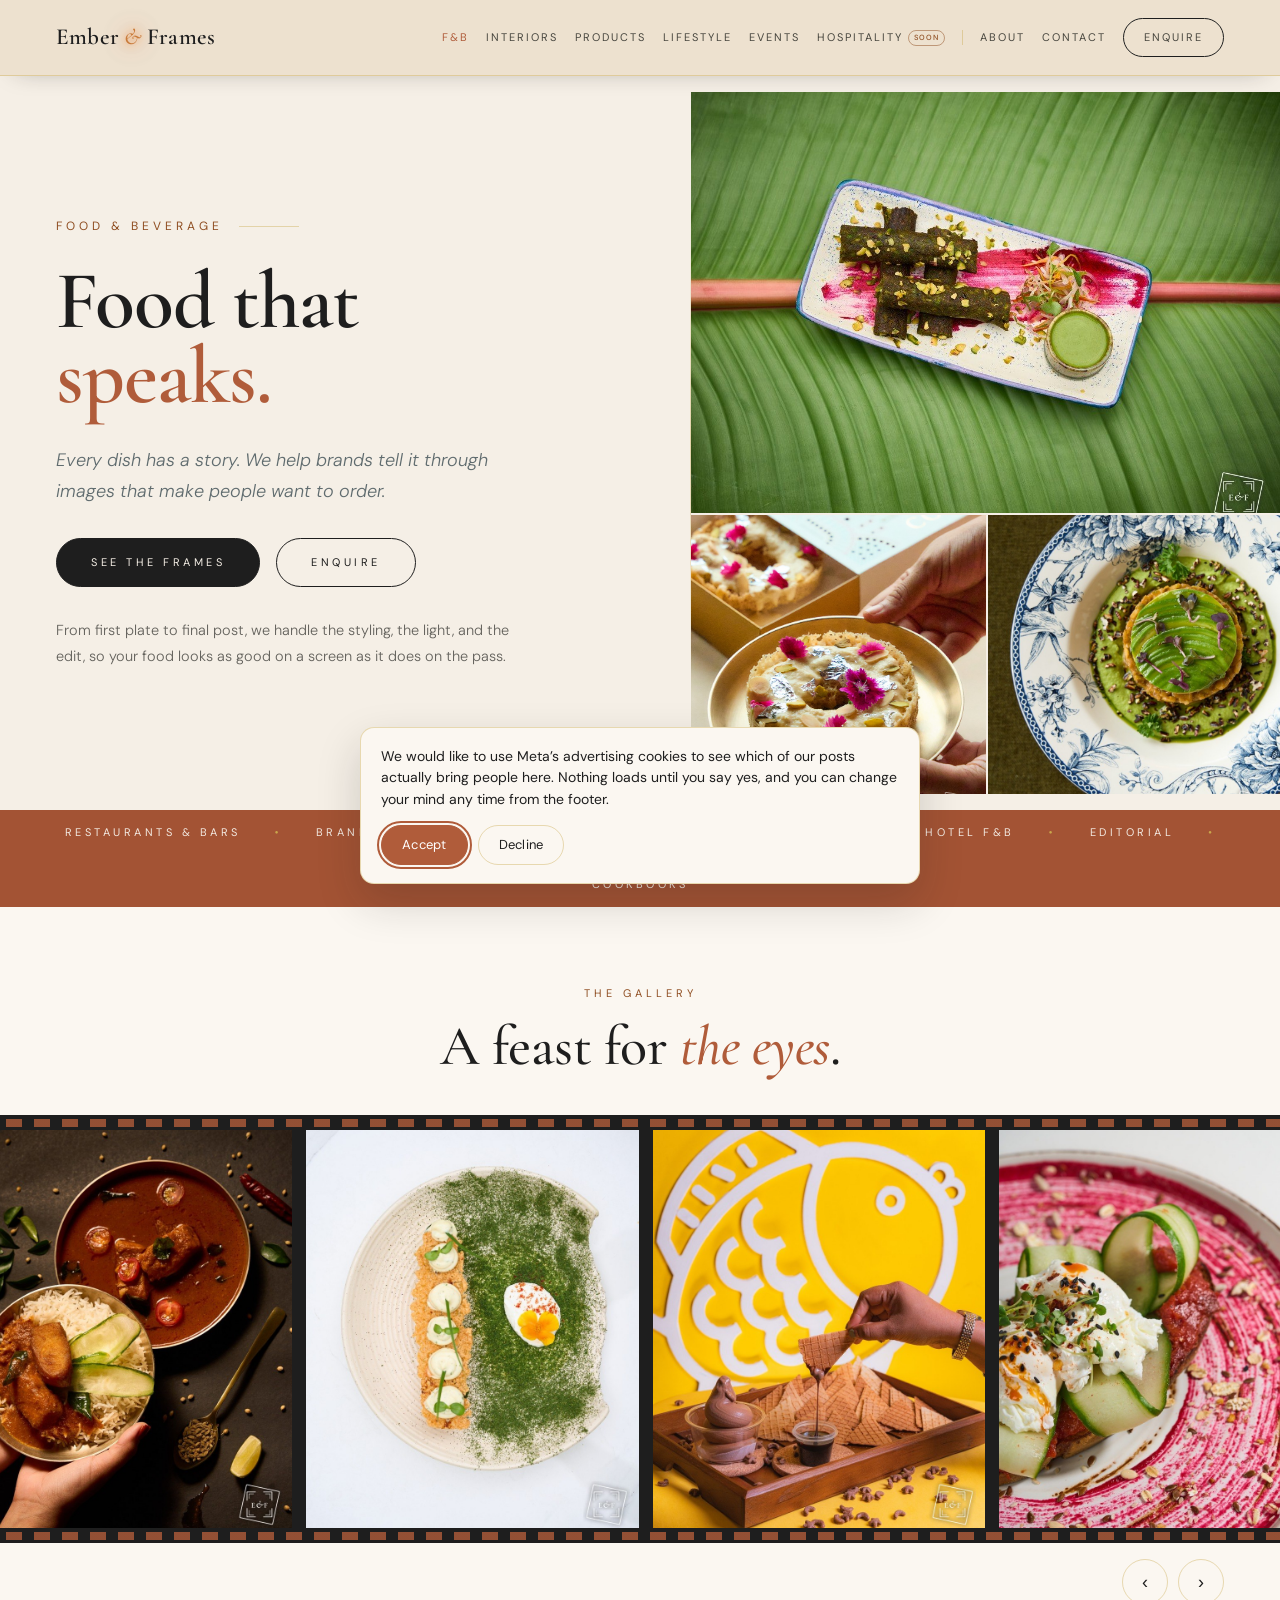
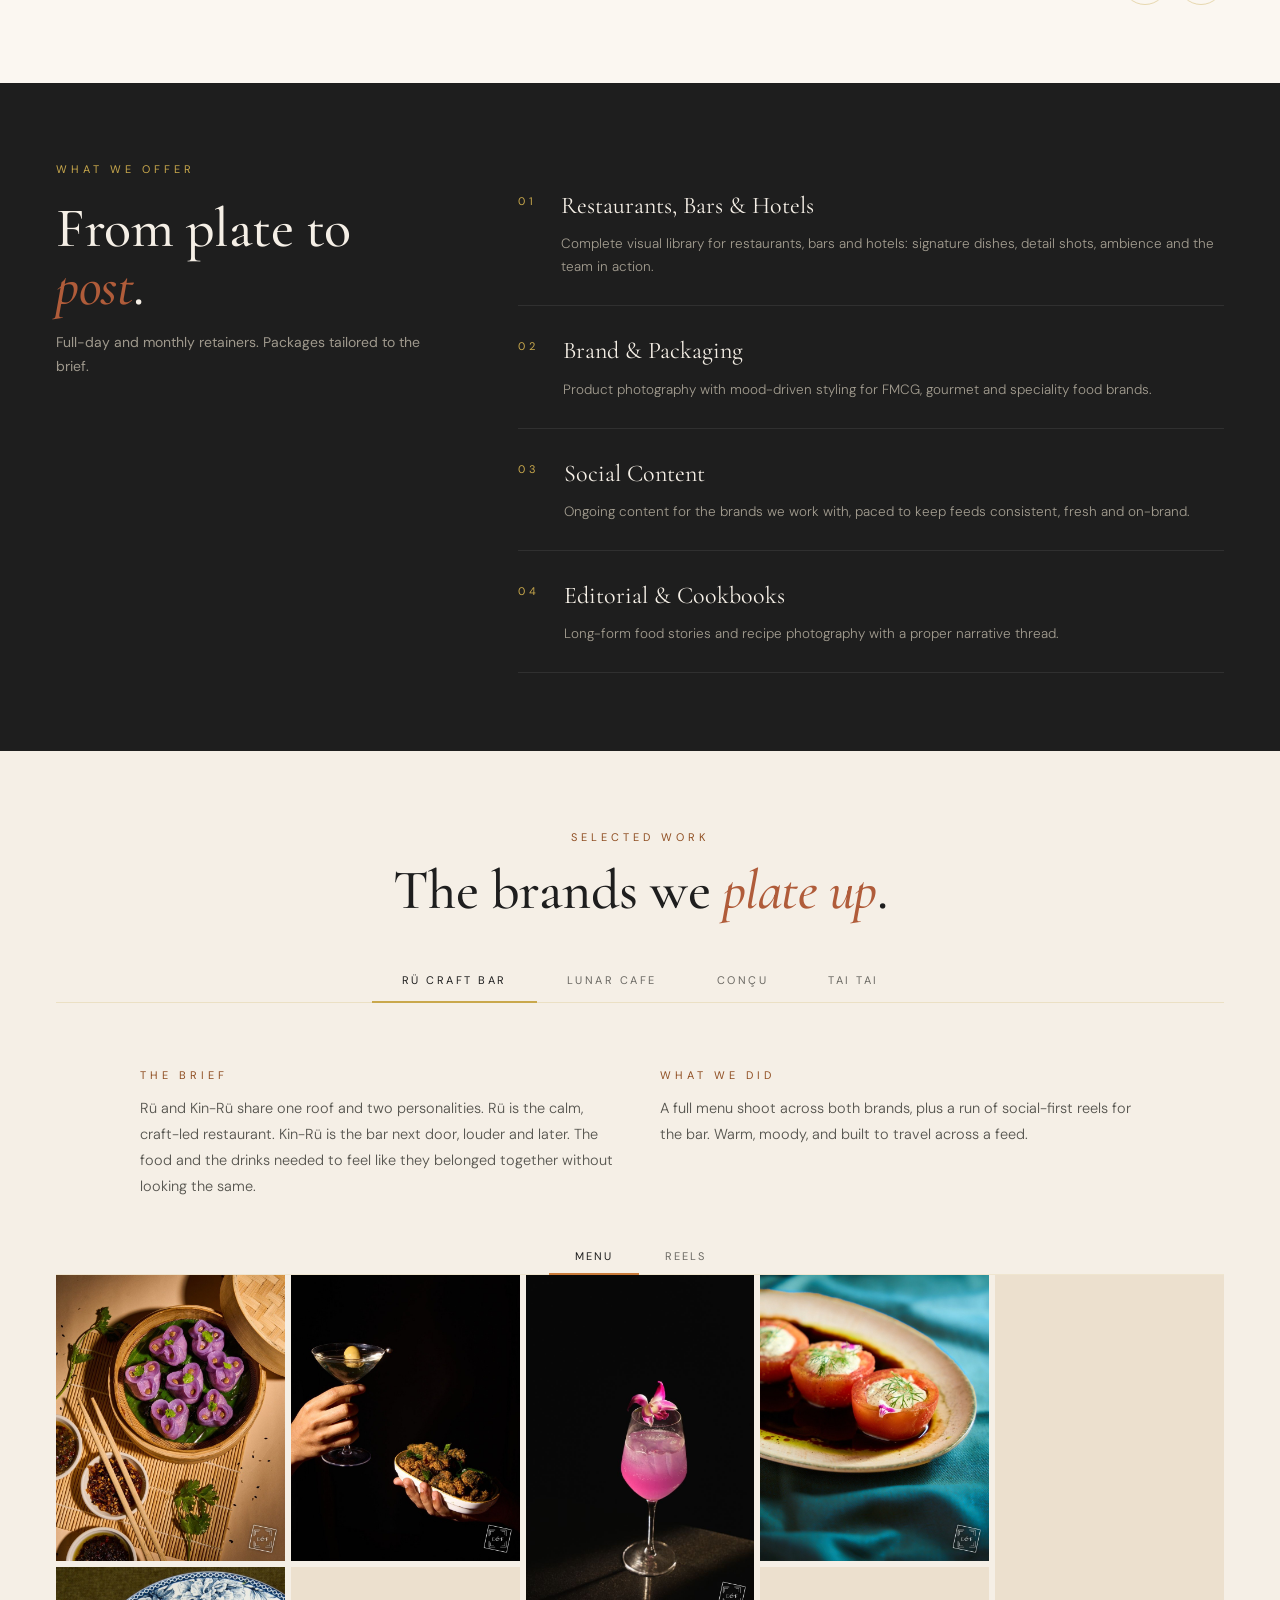
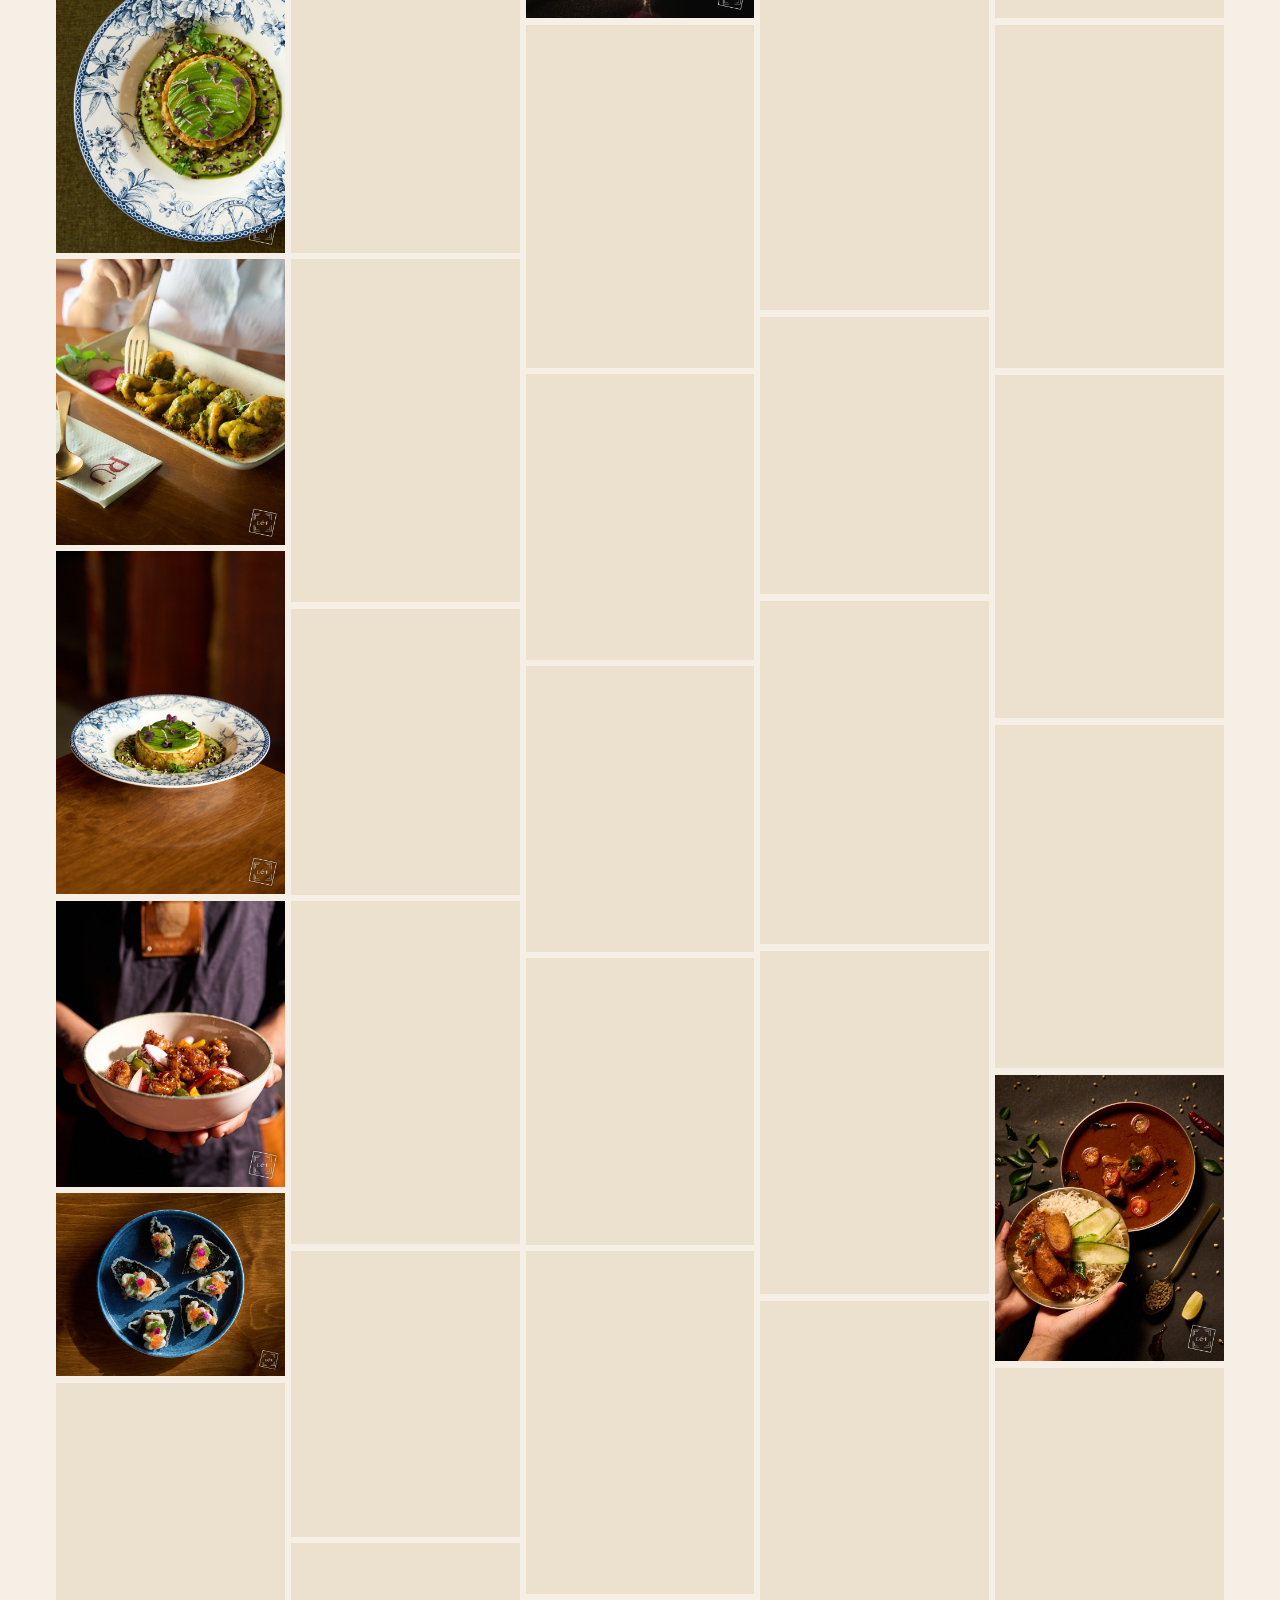
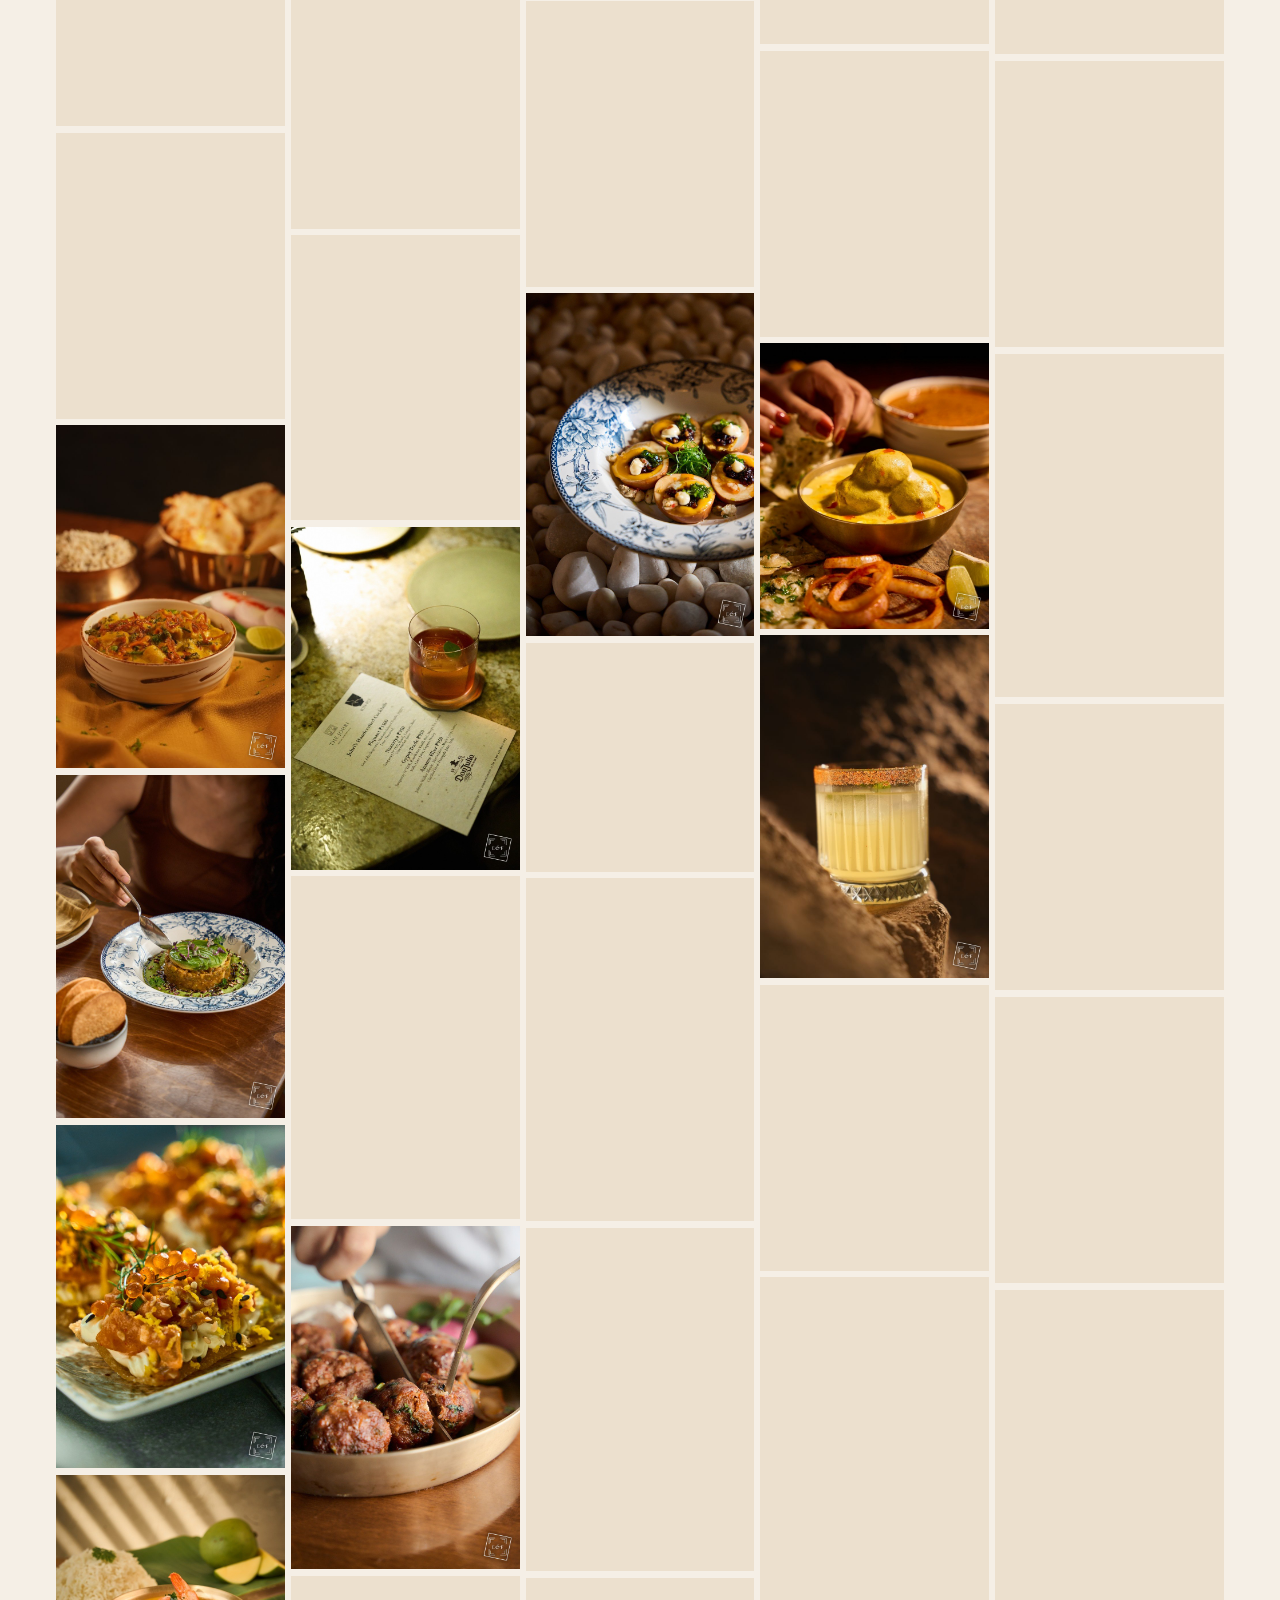
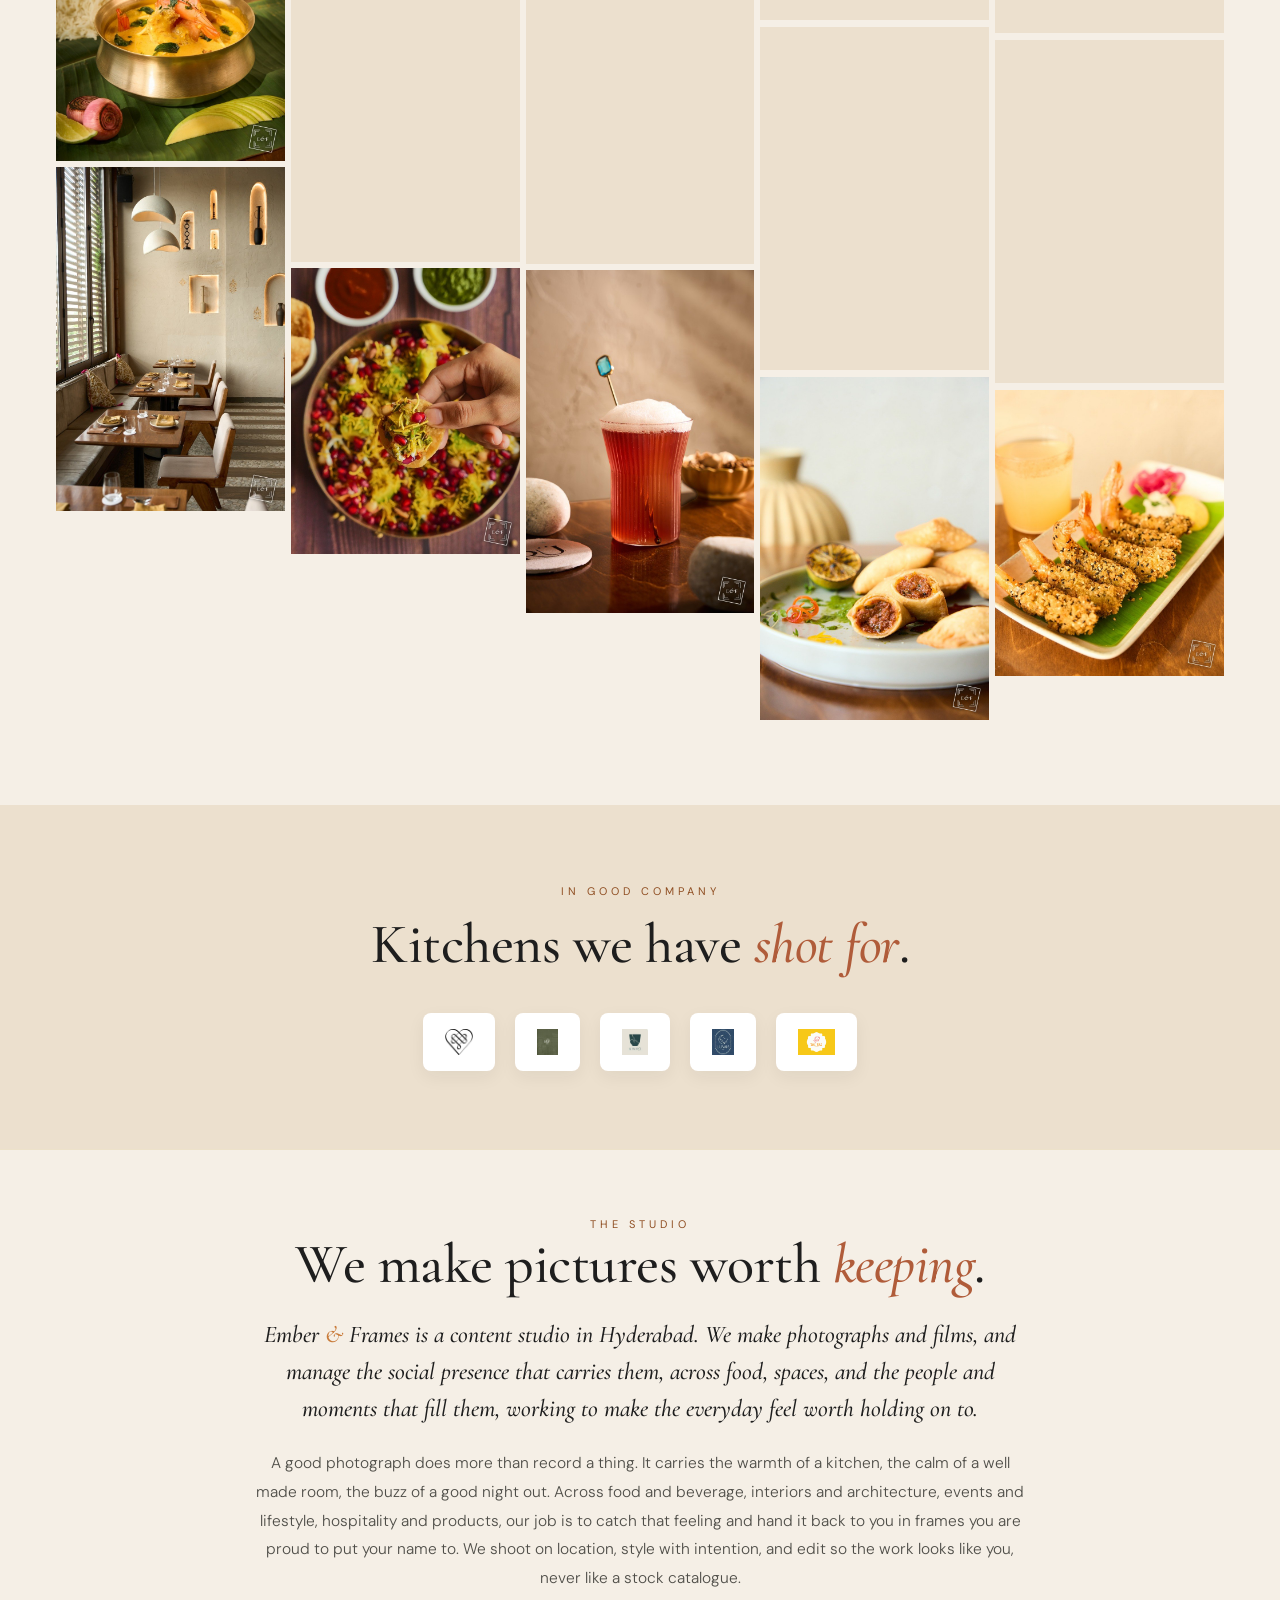
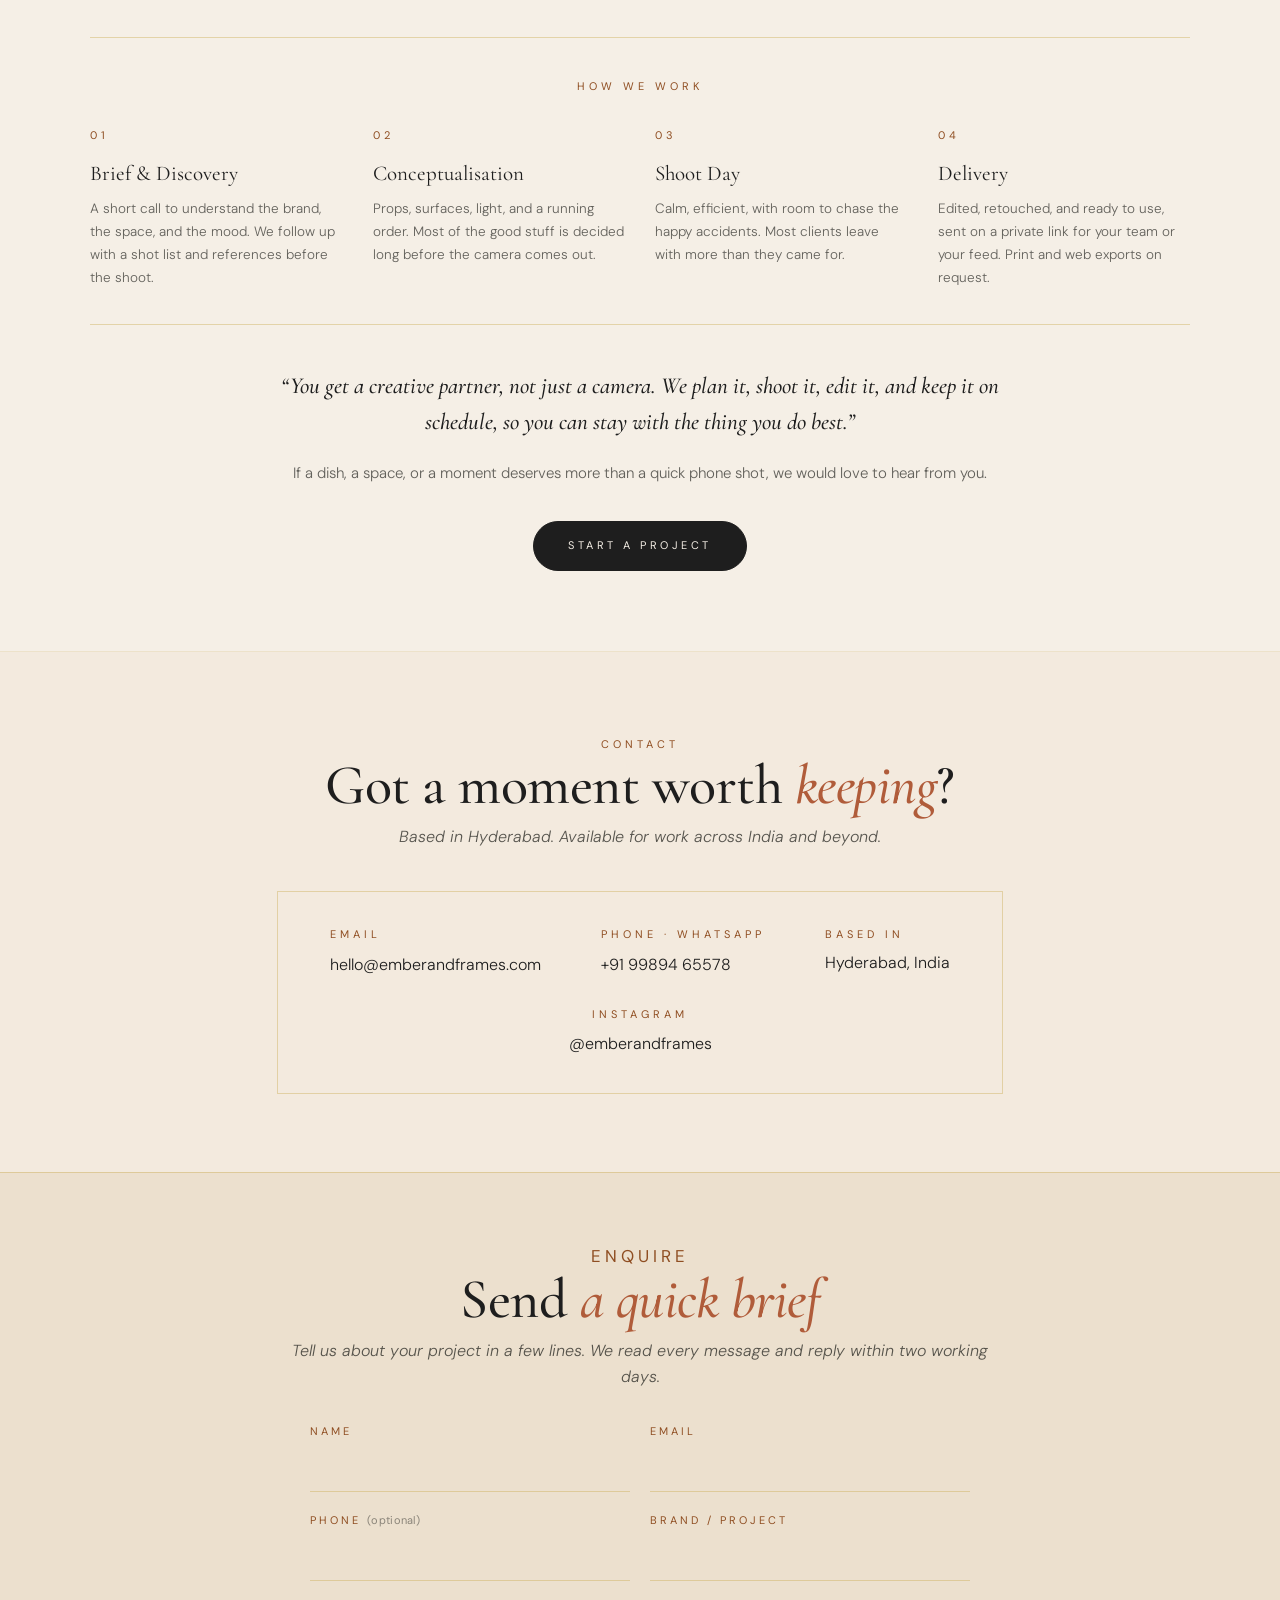
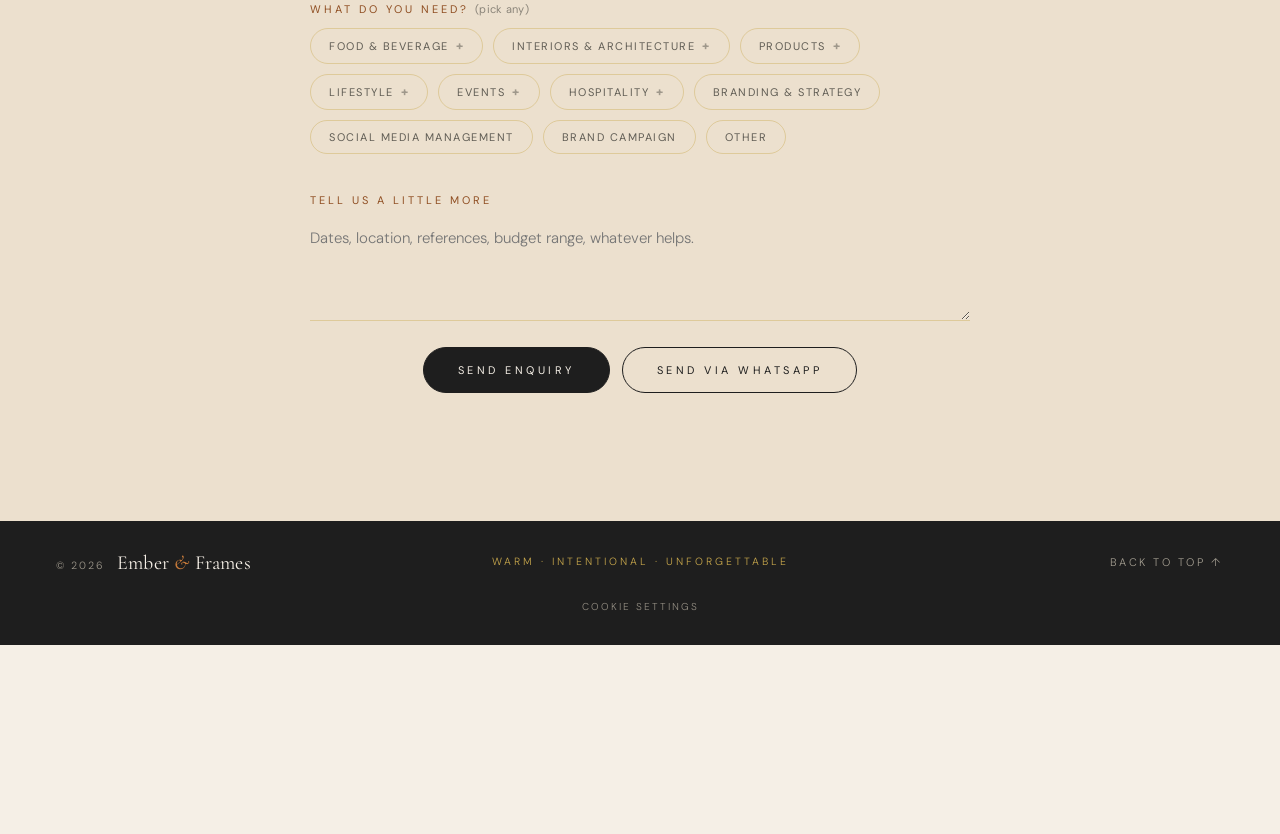
<file: fnb.html>
<!doctype html>
<html lang="en">
<head>
  <meta charset="utf-8">
  <meta name="viewport" content="width=device-width, initial-scale=1">
  <!-- Security: CSP + referrer policy delivered via <meta>; GitHub Pages cannot send custom HTTP headers. -->
  <meta http-equiv="Content-Security-Policy" content="default-src 'self'; base-uri 'self'; object-src 'none'; script-src 'self' https://connect.facebook.net; style-src 'self' 'unsafe-inline'; font-src 'self'; img-src 'self' data: https:; media-src 'self'; connect-src 'self' https://www.facebook.com; form-action 'self'; upgrade-insecure-requests">
  <meta name="referrer" content="strict-origin-when-cross-origin">
  <title>F&amp;B Photography · Ember &amp; Frames</title>
  <meta name="description" content="Food and beverage photography and film by Ember & Frames. Menu shoots, brand campaigns, social content, and cookbooks for restaurants, bars, and cafes.">
  <meta name="theme-color" content="#FAF5EE">
  <meta property="og:title" content="F&amp;B Photography · Ember &amp; Frames">
  <meta property="og:description" content="Every dish has a story. We help brands tell it through images that make people want to order.">
  <meta property="og:type" content="website">
  <meta property="og:site_name" content="Ember &amp; Frames">
  <meta property="og:locale" content="en_IN">
  <meta property="og:url" content="https://emberandframes.com/fnb.html">
  <meta property="og:image" content="https://emberandframes.com/assets/media/fnb/Light/Lunar%20Cafe/DSC03584.jpg">
  <meta property="og:image:alt" content="Food and beverage photography by Ember &amp; Frames">
  <meta name="twitter:card" content="summary_large_image">
  <meta name="twitter:title" content="F&amp;B Photography · Ember &amp; Frames">
  <meta name="twitter:description" content="Every dish has a story. We help brands tell it through images that make people want to order.">
  <meta name="twitter:image" content="https://emberandframes.com/assets/media/fnb/Light/Lunar%20Cafe/DSC03584.jpg">
  <link rel="canonical" href="https://emberandframes.com/fnb.html">
  <link rel="icon" href="favicon.svg" type="image/svg+xml">
  <link rel="preload" href="assets/fonts/cormorant-garamond-latin.woff2" as="font" type="font/woff2" crossorigin>
  <link rel="preload" href="assets/fonts/dm-sans-latin.woff2" as="font" type="font/woff2" crossorigin>
  <link rel="stylesheet" href="assets/css/styles.css?v=20261005">
  <meta name="robots" content="index, follow, max-image-preview:large, max-snippet:-1, max-video-preview:-1">
  <script type="application/ld+json">
  {
    "@context": "https://schema.org",
    "@graph": [
      {
        "@type": "WebPage",
        "@id": "https://emberandframes.com/fnb.html#webpage",
        "url": "https://emberandframes.com/fnb.html",
        "name": "F&B Photography · Ember & Frames",
        "isPartOf": { "@id": "https://emberandframes.com/#website" },
        "about": { "@id": "https://emberandframes.com/#organization" },
        "primaryImageOfPage": "https://emberandframes.com/assets/media/fnb/Light/Lunar%20Cafe/DSC03584.jpg",
        "description": "Food and beverage photography and film by Ember & Frames. Menu shoots, brand campaigns, social content, and cookbooks for restaurants, bars, and cafes.",
        "inLanguage": "en-IN"
      },
      {
        "@type": "BreadcrumbList",
        "itemListElement": [
          { "@type": "ListItem", "position": 1, "name": "Home", "item": "https://emberandframes.com/" },
          { "@type": "ListItem", "position": 2, "name": "F&B Photography", "item": "https://emberandframes.com/fnb.html" }
        ]
      },
      {
        "@type": "Service",
        "name": "Food & Beverage Photography",
        "serviceType": "Food and beverage photography and film",
        "provider": { "@id": "https://emberandframes.com/#organization" },
        "areaServed": [
          { "@type": "City", "name": "Hyderabad" },
          { "@type": "Country", "name": "India" }
        ],
        "description": "Menu shoots, brand campaigns, social content, and cookbooks for restaurants, bars, and cafes."
      }
    ]
  }
  </script>
</head>
<body data-page="fnb" id="top">
  <a class="skip-link" href="#main">Skip to content</a>
  <div data-region="header"></div>

  <main id="main">

    <!-- HERO -->
    <section class="hero">
      <div class="hero-left">
        <span class="hero-tag">Food &amp; Beverage</span>
        <h1>Food that<span>speaks.</span></h1>
        <p class="hero-desc">Every dish has a story. We help brands tell it through images that make people want to order.</p>
        <div class="hero-cta">
          <a class="btn-primary" href="#clients">See the frames</a>
          <a class="btn-ghost" href="#enquire">Enquire</a>
        </div>
        <p class="hero-bio">From first plate to final post, we handle the styling, the light, and the edit, so your food looks as good on a screen as it does on the pass.</p>
      </div>
      <div class="hero-media">
        <div class="hero-media-main">
          <img data-lazy loading="eager" decoding="async" src="assets/media/fnb/Light/Lunar%20Cafe/DSC03698-hero.jpg" alt="Pistachio-crusted rolls with green chutney plated on a banana leaf">
        </div>
        <div class="hero-media-sub">
          <div><img data-lazy loading="lazy" decoding="async" src="assets/media/fnb/Light/Concu%20Hamper/DSC06786.jpg" alt="Conçu festive hamper styling"></div>
          <div><img data-lazy loading="lazy" decoding="async" src="assets/media/fnb/Light/Ru%20and%20Kinru/DSC04941.jpg" alt="Dish plated at Rü"></div>
        </div>
      </div>
    </section>

    <!-- INGREDIENT STRIP -->
    <div class="strip">
      <span>Restaurants &amp; Bars</span><span class="dot" aria-hidden="true">&#9679;</span>
      <span>Brand Campaigns</span><span class="dot" aria-hidden="true">&#9679;</span>
      <span>Social Content</span><span class="dot" aria-hidden="true">&#9679;</span>
      <span>Packaging</span><span class="dot" aria-hidden="true">&#9679;</span>
      <span>Hotel F&amp;B</span><span class="dot" aria-hidden="true">&#9679;</span>
      <span>Editorial</span><span class="dot" aria-hidden="true">&#9679;</span>
      <span>Cookbooks</span>
    </div>

    <!-- FILMSTRIP -->
    <section class="section section--cream">
      <div class="section-head center reveal">
        <span class="eyebrow">The Gallery</span>
        <h2>A feast for <em>the eyes</em>.</h2>
      </div>
      <div class="filmstrip-wrap reveal">
        <div class="filmstrip-reel">
          <div class="filmstrip" data-filmstrip="fnb.filmstrip" data-alt="Ember &amp; Frames food photography"></div>
        </div>
        <div class="filmstrip-nav">
          <button class="filmstrip-btn" data-dir="prev" aria-label="Scroll left">&#8249;</button>
          <button class="filmstrip-btn" data-dir="next" aria-label="Scroll right">&#8250;</button>
        </div>
      </div>
    </section>

    <!-- SERVICES -->
    <div data-region="services"></div>

    <!-- CLIENTS / ALL WORK -->
    <section class="section" id="clients">
      <div class="section-head center reveal">
        <span class="eyebrow">Selected Work</span>
        <h2>The brands we <em>plate up</em>.</h2>
      </div>

      <div class="tabgroup" data-tabscope>
        <div class="tabs">
          <button class="tab is-active" data-tab="ru">R&uuml; Craft Bar</button>
          <button class="tab" data-tab="lunar">Lunar Cafe</button>
          <button class="tab" data-tab="concu">Con&ccedil;u</button>
          <button class="tab" data-tab="tai">Tai Tai</button>
        </div>

        <!-- Rü -->
        <div class="tab-panel is-active" data-panel="ru">
          <div class="brief reveal">
            <div>
              <div class="brief-label">The Brief</div>
              <div class="brief-text">R&uuml; and Kin-R&uuml; share one roof and two personalities. R&uuml; is the calm, craft-led restaurant. Kin-R&uuml; is the bar next door, louder and later. The food and the drinks needed to feel like they belonged together without looking the same.</div>
            </div>
            <div>
              <div class="brief-label">What We Did</div>
              <div class="brief-text">A full menu shoot across both brands, plus a run of social-first reels for the bar. Warm, moody, and built to travel across a feed.</div>
            </div>
          </div>
          <div class="tabgroup" data-tabscope>
            <div class="subtabs">
              <button class="subtab is-active" data-tab="ru-menu">Menu</button>
              <button class="subtab" data-tab="ru-videos">Reels</button>
            </div>
            <div class="subpanel is-active" data-panel="ru-menu">
              <div class="grid" data-gallery="fnb.fnbGalleries.ru" data-alt="R&uuml; and Kin-R&uuml; menu photography"></div>
            </div>
            <div class="subpanel" data-panel="ru-videos">
              <div class="grid grid--reels" data-videos="fnb.fnbVideos" data-alt="Kin-R&uuml; social reels"></div>
            </div>
          </div>
        </div>

        <!-- Lunar -->
        <div class="tab-panel" data-panel="lunar">
          <div class="brief reveal">
            <div>
              <div class="brief-label">The Brief</div>
              <div class="brief-text">Lunar café wanted a menu shoot that felt as easy and sunlit as the space itself. Bright, fresh, and unfussy.</div>
            </div>
            <div>
              <div class="brief-label">What We Did</div>
              <div class="brief-text">A daytime menu shoot leaning into natural light, clean surfaces, and the kind of frames that make you want a slow brunch.</div>
            </div>
          </div>
          <div class="grid" data-gallery="fnb.fnbGalleries.lunar" data-alt="Lunar Cafe menu photography"></div>
        </div>

        <!-- Conçu -->
        <div class="tab-panel" data-panel="concu">
          <div class="brief reveal">
            <div>
              <div class="brief-label">The Brief</div>
              <div class="brief-text">Con&ccedil;u already had a strong identity and a tight grid to protect. Every new frame had to slot in beside the old ones without breaking the rhythm.</div>
            </div>
            <div>
              <div class="brief-label">What We Did</div>
              <div class="brief-text">Clean menu photography and a separate set for the festive hampers, styled so the packaging does the talking.</div>
            </div>
          </div>
          <div class="tabgroup" data-tabscope>
            <div class="subtabs">
              <button class="subtab is-active" data-tab="concu-menu">Menu</button>
              <button class="subtab" data-tab="concu-hampers">Hampers</button>
            </div>
            <div class="subpanel is-active" data-panel="concu-menu">
              <div class="grid" data-gallery="fnb.fnbGalleries.concu" data-alt="Con&ccedil;u menu photography"></div>
            </div>
            <div class="subpanel" data-panel="concu-hampers">
              <div class="grid" data-gallery="fnb.fnbGalleries.concuHampers" data-alt="Con&ccedil;u festive hampers"></div>
            </div>
          </div>
        </div>

        <!-- Tai Tai -->
        <div class="tab-panel" data-panel="tai">
          <div class="brief reveal">
            <div>
              <div class="brief-label">The Brief</div>
              <div class="brief-text">Tai Tai is bold, graphic, and unafraid of colour. The food needed to match that energy.</div>
            </div>
            <div>
              <div class="brief-label">What We Did</div>
              <div class="brief-text">A punchy menu shoot with strong colour and high contrast, made for a brand that likes to be looked at.</div>
            </div>
          </div>
          <div class="grid" data-gallery="fnb.fnbGalleries.tai" data-alt="Tai Tai menu photography"></div>
        </div>
      </div>
    </section>

    <!-- LOGOS -->
    <section class="section section--warm">
      <div class="section-head center reveal">
        <span class="eyebrow">In Good Company</span>
        <h2>Kitchens we have <em>shot for</em>.</h2>
      </div>
      <div class="reveal logo-wall" style="display:flex;flex-wrap:wrap;gap:20px;justify-content:center;align-items:center;max-width:920px;margin:0 auto;">
        <img loading="lazy" decoding="async" src="assets/media/fnb/Logos/Concu.png" alt="Conçu" style="height:58px;width:auto;object-fit:contain;background:#fff;padding:16px 22px;border-radius:8px;box-shadow:0 6px 18px rgba(42,42,37,0.06);">
        <img loading="lazy" decoding="async" src="assets/media/fnb/Logos/Ru.jpg" alt="Rü" style="height:58px;width:auto;object-fit:contain;background:#fff;padding:16px 22px;border-radius:8px;box-shadow:0 6px 18px rgba(42,42,37,0.06);">
        <img loading="lazy" decoding="async" src="assets/media/fnb/Logos/Kin%20Ru.jpg" alt="Kin-Rü" style="height:58px;width:auto;object-fit:contain;background:#fff;padding:16px 22px;border-radius:8px;box-shadow:0 6px 18px rgba(42,42,37,0.06);">
        <img loading="lazy" decoding="async" src="assets/media/fnb/Logos/Lunar%20Cafe.png" alt="Lunar Cafe" style="height:58px;width:auto;object-fit:contain;background:#fff;padding:16px 22px;border-radius:8px;box-shadow:0 6px 18px rgba(42,42,37,0.06);">
        <img loading="lazy" decoding="async" src="assets/media/fnb/Logos/Tai%20Tai.png" alt="Tai Tai" style="height:58px;width:auto;object-fit:contain;background:#fff;padding:16px 22px;border-radius:8px;box-shadow:0 6px 18px rgba(42,42,37,0.06);">
      </div>
    </section>

    <div data-region="about"></div>
    <div data-region="contact"></div>
    <div data-region="enquire"></div>
  </main>

  <div data-region="footer"></div>
  <div data-region="lightbox"></div>

  <script src="assets/js/ef-pixel.js?v=20261005"></script>
  <script src="assets/js/data.js?v=20261011"></script>
  <script src="assets/js/site.js?v=20261005"></script>
</body>
</html>
</file>
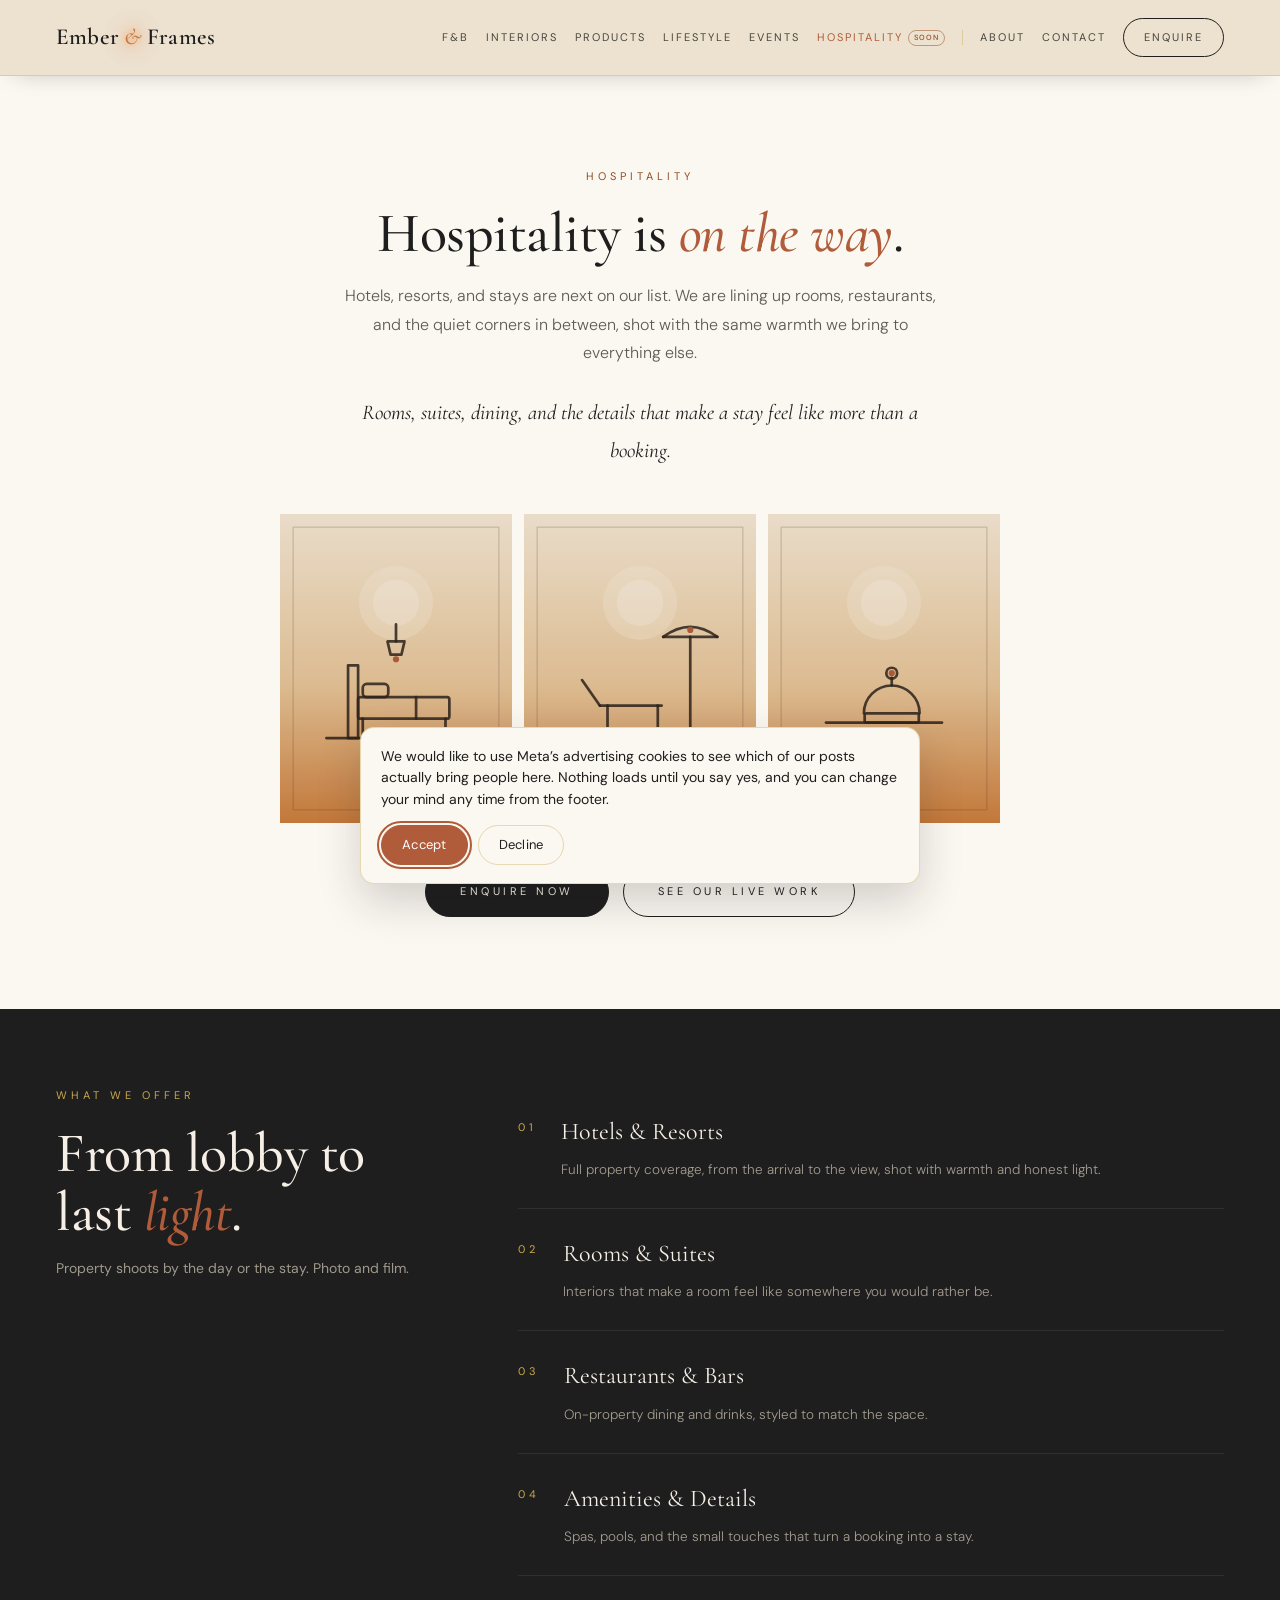
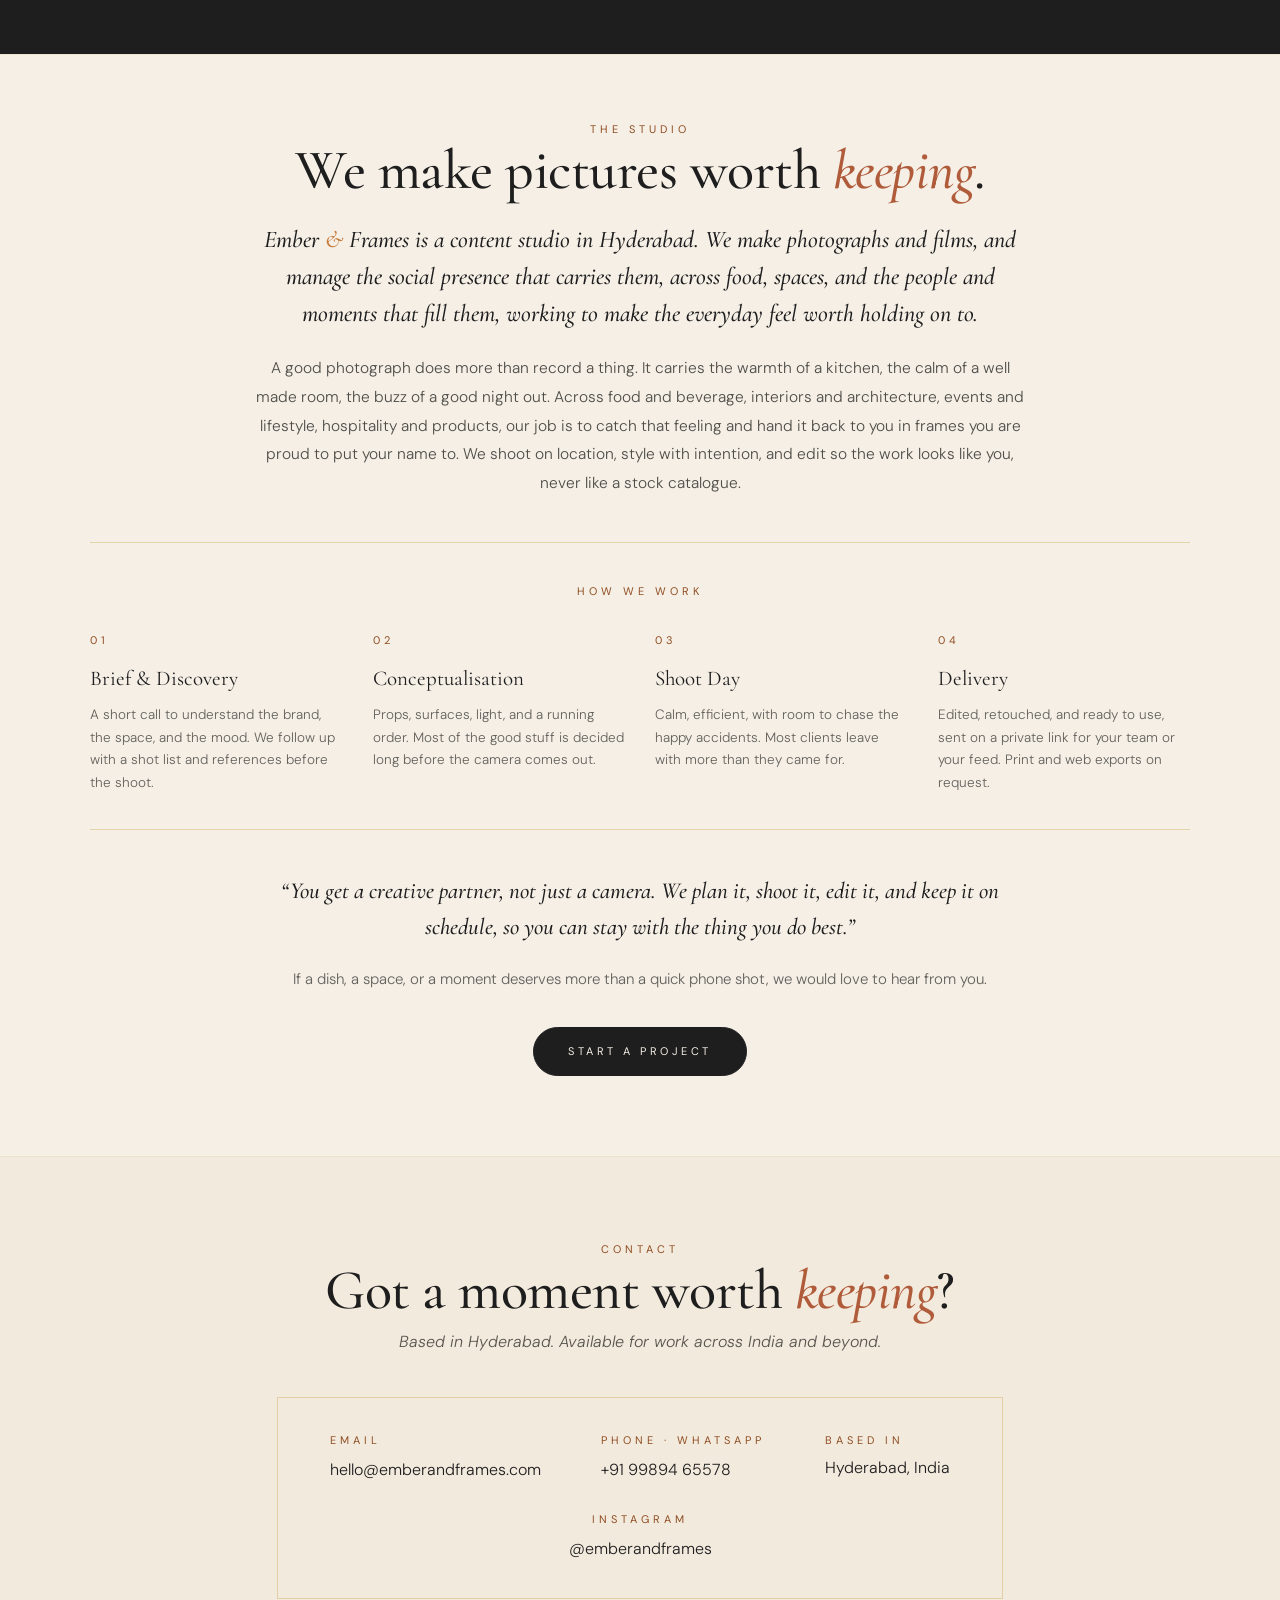
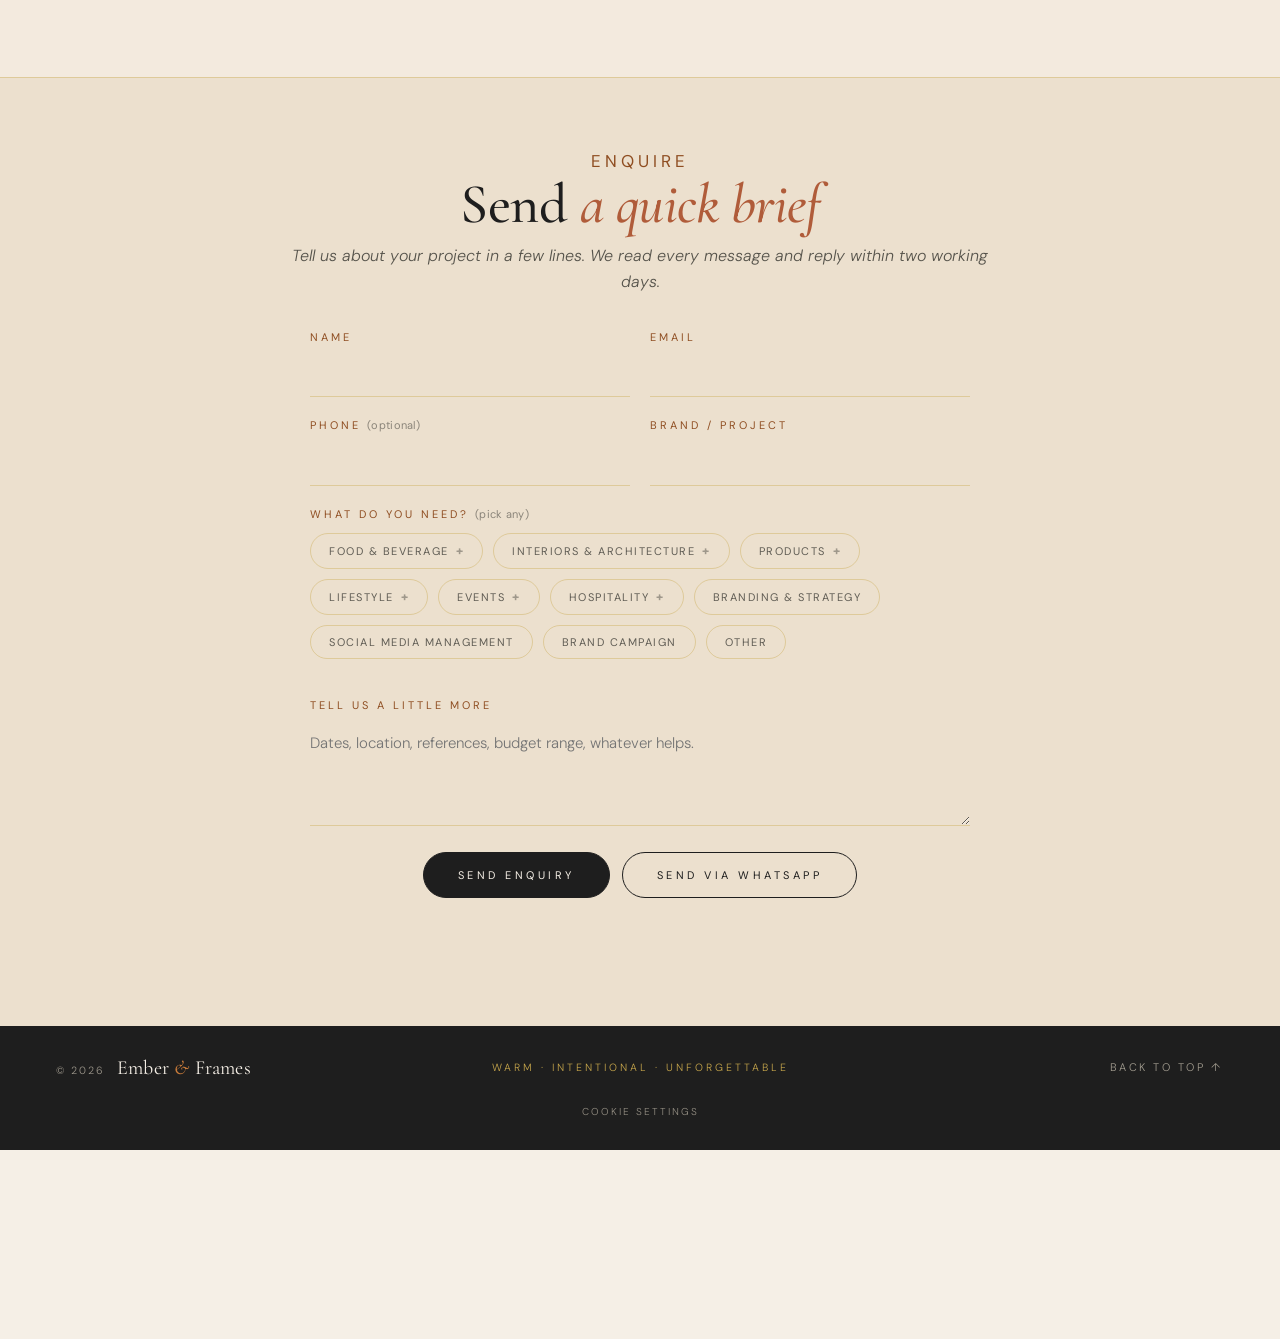
<file: hospitality.html>
<!doctype html>
<html lang="en">
<head>
  <meta charset="utf-8">
  <meta name="viewport" content="width=device-width, initial-scale=1">
  <!-- Security: CSP + referrer policy delivered via <meta>; GitHub Pages cannot send custom HTTP headers. -->
  <meta http-equiv="Content-Security-Policy" content="default-src 'self'; base-uri 'self'; object-src 'none'; script-src 'self' https://connect.facebook.net; style-src 'self' 'unsafe-inline'; font-src 'self'; img-src 'self' data: https:; media-src 'self'; connect-src 'self' https://www.facebook.com; form-action 'self'; upgrade-insecure-requests">
  <meta name="referrer" content="strict-origin-when-cross-origin">
  <title>Hospitality · Coming Soon · Ember &amp; Frames</title>
  <meta name="description" content="Hospitality photography from Ember & Frames is coming soon. Hotels, resorts, and stays, shot with warmth and honest light. Enquire to be first in line.">
  <meta name="theme-color" content="#FAF5EE">
  <meta property="og:title" content="Hospitality · Coming Soon · Ember &amp; Frames">
  <meta property="og:description" content="Hotels, resorts, and stays, coming soon to the Ember &amp; Frames studio.">
  <meta property="og:type" content="website">
  <meta property="og:site_name" content="Ember &amp; Frames">
  <meta property="og:locale" content="en_IN">
  <meta property="og:url" content="https://emberandframes.com/hospitality.html">
  <meta property="og:image" content="https://emberandframes.com/assets/media/interiors/p5.jpg">
  <meta property="og:image:alt" content="Ember &amp; Frames, hospitality photography coming soon">
  <meta name="twitter:card" content="summary_large_image">
  <meta name="twitter:title" content="Hospitality · Coming Soon · Ember &amp; Frames">
  <meta name="twitter:description" content="Hotels, resorts, and stays, coming soon to the Ember &amp; Frames studio.">
  <meta name="twitter:image" content="https://emberandframes.com/assets/media/interiors/p5.jpg">
  <link rel="canonical" href="https://emberandframes.com/hospitality.html">
  <link rel="icon" href="favicon.svg" type="image/svg+xml">
  <link rel="preload" href="assets/fonts/cormorant-garamond-latin.woff2" as="font" type="font/woff2" crossorigin>
  <link rel="preload" href="assets/fonts/dm-sans-latin.woff2" as="font" type="font/woff2" crossorigin>
  <link rel="stylesheet" href="assets/css/styles.css?v=20261005">
  <meta name="robots" content="index, follow, max-image-preview:large, max-snippet:-1, max-video-preview:-1">
  <script type="application/ld+json">
  {
    "@context": "https://schema.org",
    "@graph": [
      {
        "@type": "WebPage",
        "@id": "https://emberandframes.com/hospitality.html#webpage",
        "url": "https://emberandframes.com/hospitality.html",
        "name": "Hospitality · Coming Soon · Ember & Frames",
        "isPartOf": { "@id": "https://emberandframes.com/#website" },
        "about": { "@id": "https://emberandframes.com/#organization" },
        "primaryImageOfPage": "https://emberandframes.com/assets/media/interiors/p5.jpg",
        "description": "Hospitality photography from Ember & Frames is coming soon. Hotels, resorts, and stays, shot with warmth and honest light.",
        "inLanguage": "en-IN"
      },
      {
        "@type": "BreadcrumbList",
        "itemListElement": [
          { "@type": "ListItem", "position": 1, "name": "Home", "item": "https://emberandframes.com/" },
          { "@type": "ListItem", "position": 2, "name": "Hospitality", "item": "https://emberandframes.com/hospitality.html" }
        ]
      },
      {
        "@type": "Service",
        "name": "Hospitality Photography",
        "serviceType": "Hospitality photography",
        "provider": { "@id": "https://emberandframes.com/#organization" },
        "areaServed": [
          { "@type": "City", "name": "Hyderabad" },
          { "@type": "Country", "name": "India" }
        ],
        "description": "Hotels, resorts, and stays, shot with warmth and honest light. Enquire to be first in line."
      }
    ]
  }
  </script>
</head>
<body data-page="hospitality" id="top">
  <a class="skip-link" href="#main">Skip to content</a>
  <div data-region="header"></div>

  <main id="main">
    <section class="coming">
      <div class="coming-inner">
        <span class="eyebrow">Hospitality</span>
        <h1>Hospitality is <em>on the way</em>.</h1>
        <p>Hotels, resorts, and stays are next on our list. We are lining up rooms, restaurants, and the quiet corners in between, shot with the same warmth we bring to everything else.</p>
        <p class="coming-note">Rooms, suites, dining, and the details that make a stay feel like more than a booking.</p>
        <div class="coming-teaser reveal" data-teasers="hospitality.teasers" data-alt="Preview of Ember &amp; Frames hospitality photography"></div>
        <div class="cta-row">
          <a class="btn-primary" href="#enquire">Enquire now</a>
          <a class="btn-ghost" href="index.html#work">See our live work</a>
        </div>
      </div>
    </section>

    <div data-region="services"></div>
    <div data-region="about"></div>
    <div data-region="contact"></div>
    <div data-region="enquire"></div>
  </main>

  <div data-region="footer"></div>
  <div data-region="lightbox"></div>

  <script src="assets/js/ef-pixel.js?v=20261005"></script>
  <script src="assets/js/data.js?v=20261011"></script>
  <script src="assets/js/site.js?v=20261005"></script>
</body>
</html>
</file>
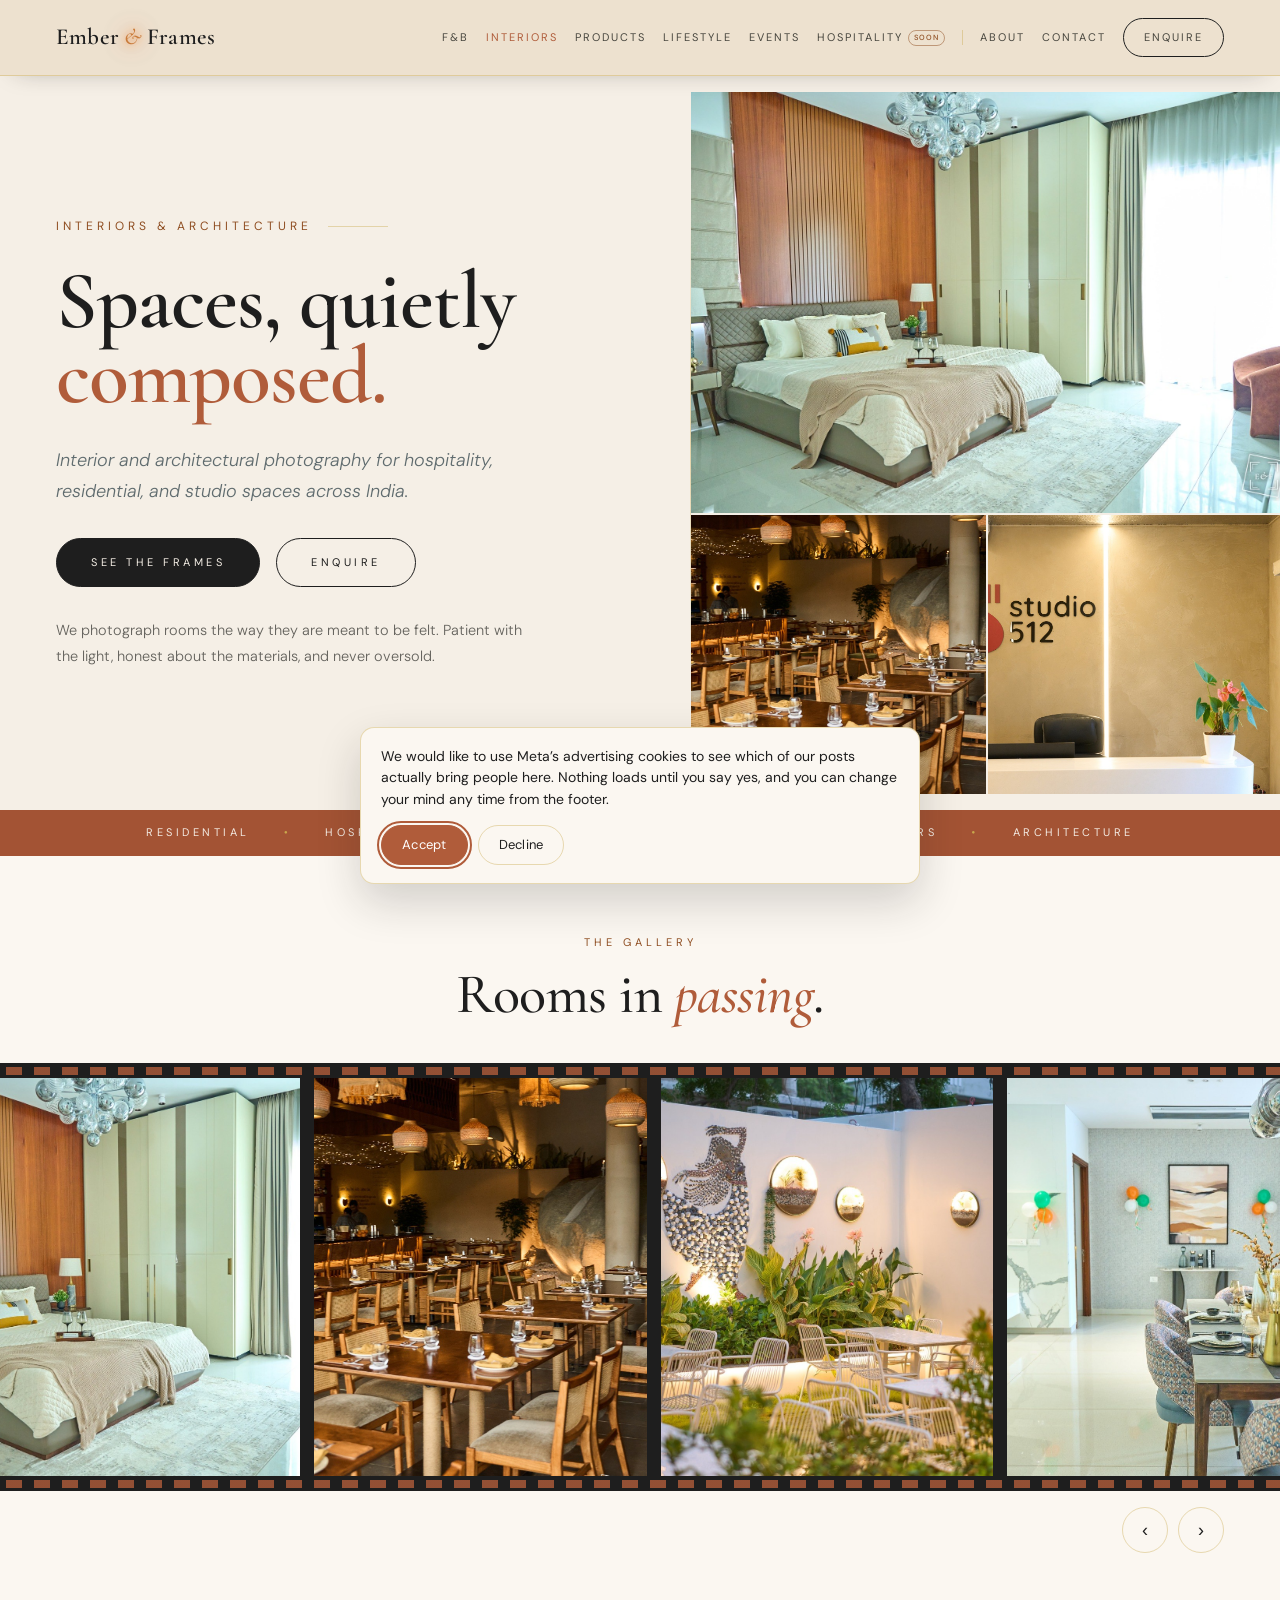
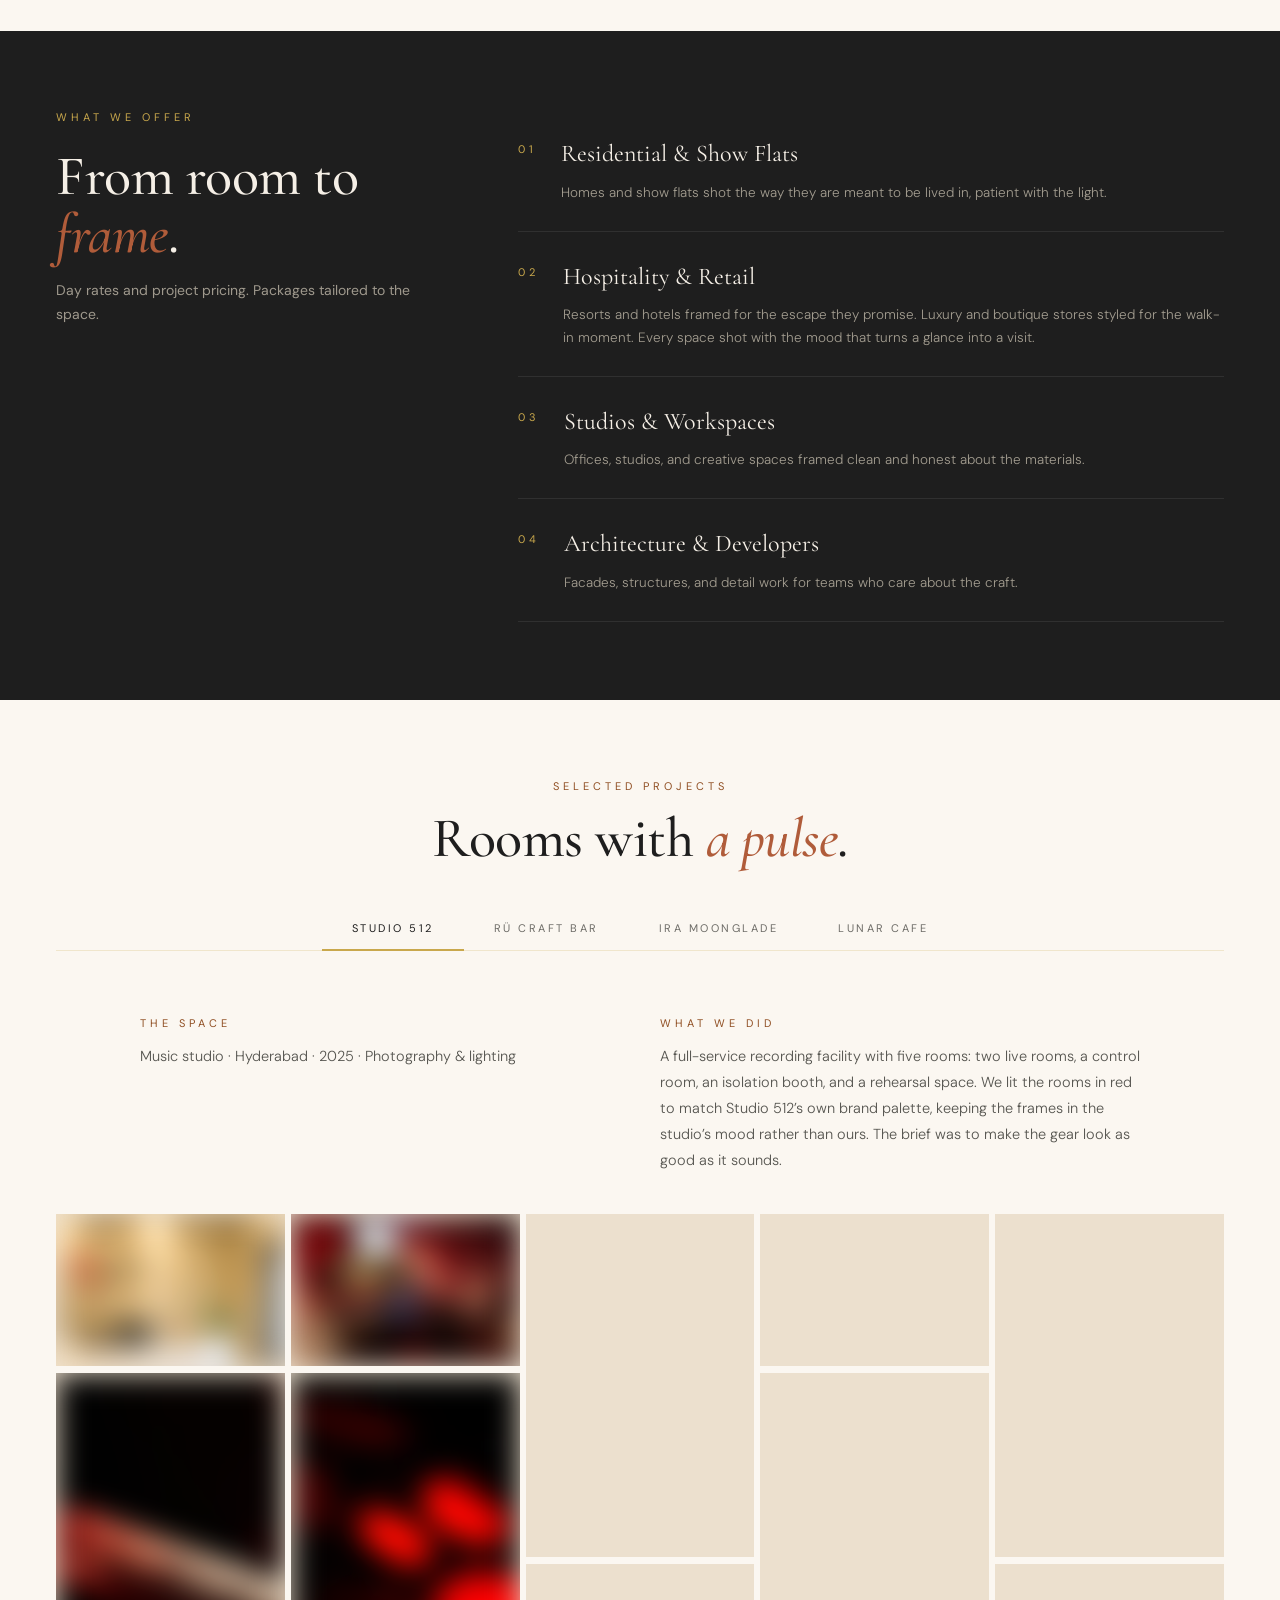
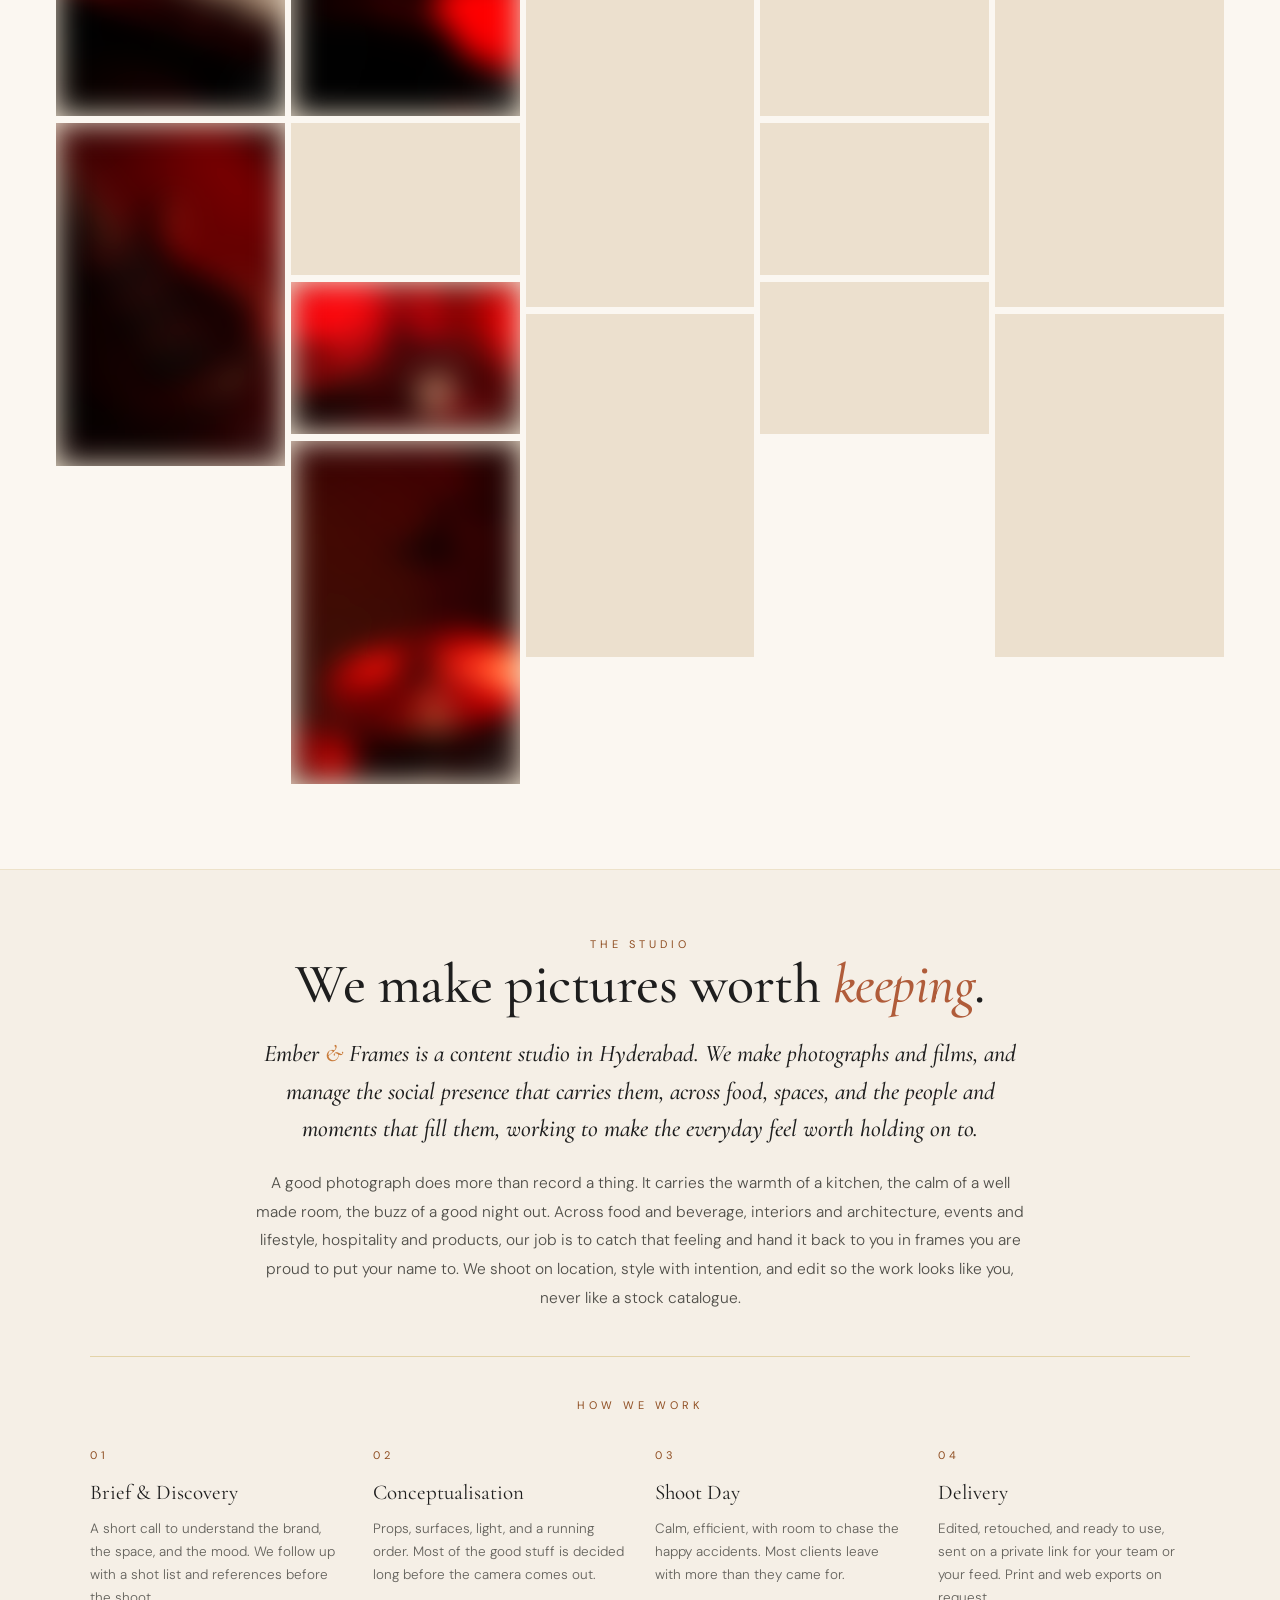
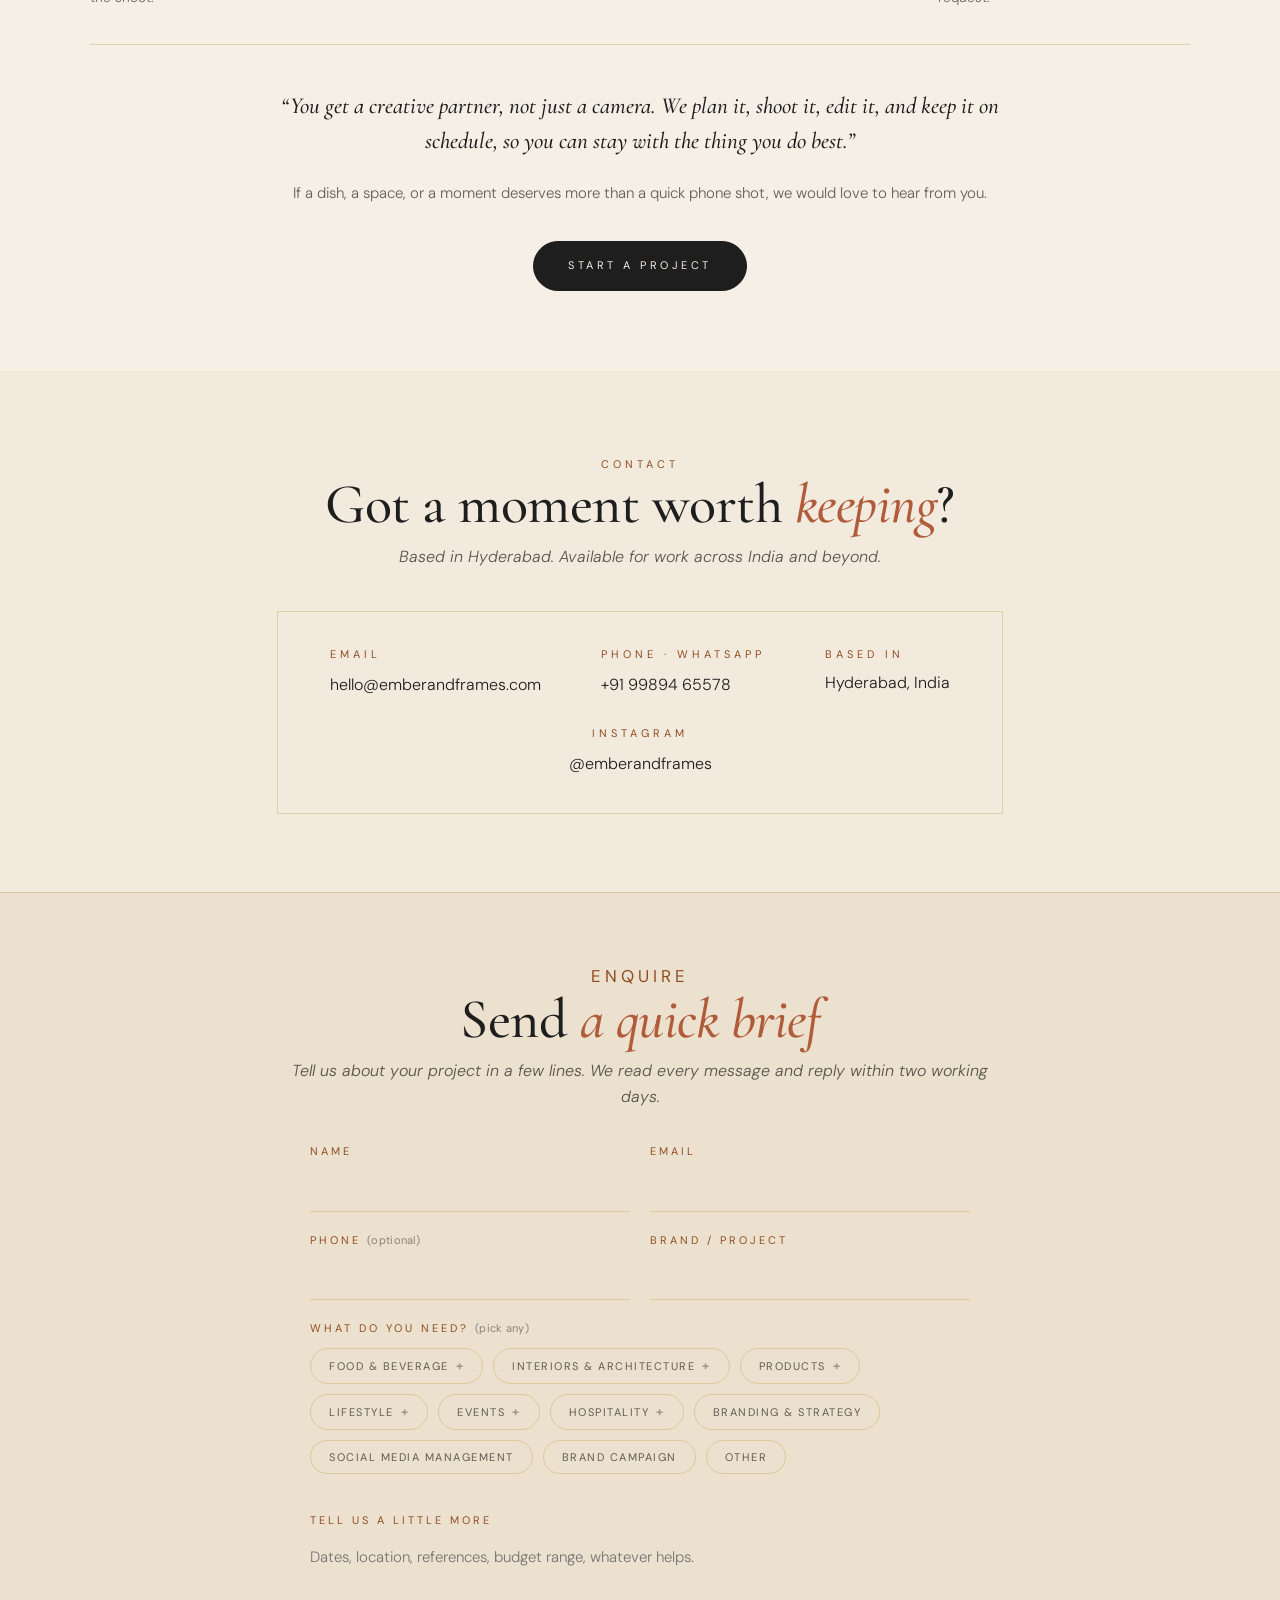
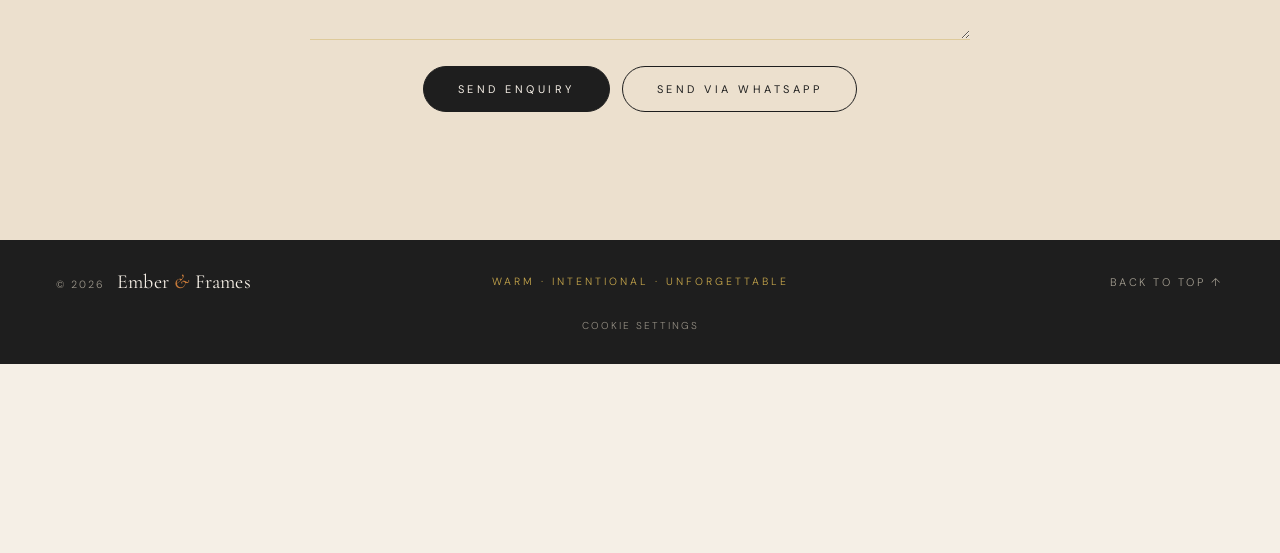
<file: interiors.html>
<!doctype html>
<html lang="en">
<head>
  <meta charset="utf-8">
  <meta name="viewport" content="width=device-width, initial-scale=1">
  <!-- Security: CSP + referrer policy delivered via <meta>; GitHub Pages cannot send custom HTTP headers. -->
  <meta http-equiv="Content-Security-Policy" content="default-src 'self'; base-uri 'self'; object-src 'none'; script-src 'self' https://connect.facebook.net; style-src 'self' 'unsafe-inline'; font-src 'self'; img-src 'self' data: https:; media-src 'self'; connect-src 'self' https://www.facebook.com; form-action 'self'; upgrade-insecure-requests">
  <meta name="referrer" content="strict-origin-when-cross-origin">
  <title>Interiors &amp; Architecture · Ember &amp; Frames</title>
  <meta name="description" content="Interior and architectural photography by Ember & Frames. Residential, hospitality, and studio interiors across India, shot with patience and honest light.">
  <meta name="theme-color" content="#FAF5EE">
  <meta property="og:title" content="Interiors &amp; Architecture · Ember &amp; Frames">
  <meta property="og:description" content="Interior and architectural photography for hospitality, residential, and studio spaces across India.">
  <meta property="og:type" content="website">
  <meta property="og:site_name" content="Ember &amp; Frames">
  <meta property="og:locale" content="en_IN">
  <meta property="og:url" content="https://emberandframes.com/interiors.html">
  <meta property="og:image" content="https://emberandframes.com/assets/media/interiors/p5.jpg">
  <meta property="og:image:alt" content="Interior and architectural photography by Ember &amp; Frames">
  <meta name="twitter:card" content="summary_large_image">
  <meta name="twitter:title" content="Interiors &amp; Architecture · Ember &amp; Frames">
  <meta name="twitter:description" content="Interior and architectural photography for hospitality, residential, and studio spaces across India.">
  <meta name="twitter:image" content="https://emberandframes.com/assets/media/interiors/p5.jpg">
  <link rel="canonical" href="https://emberandframes.com/interiors.html">
  <link rel="icon" href="favicon.svg" type="image/svg+xml">
  <link rel="preload" href="assets/fonts/cormorant-garamond-latin.woff2" as="font" type="font/woff2" crossorigin>
  <link rel="preload" href="assets/fonts/dm-sans-latin.woff2" as="font" type="font/woff2" crossorigin>
  <link rel="stylesheet" href="assets/css/styles.css?v=20261005">
  <meta name="robots" content="index, follow, max-image-preview:large, max-snippet:-1, max-video-preview:-1">
  <script type="application/ld+json">
  {
    "@context": "https://schema.org",
    "@graph": [
      {
        "@type": "WebPage",
        "@id": "https://emberandframes.com/interiors.html#webpage",
        "url": "https://emberandframes.com/interiors.html",
        "name": "Interiors & Architecture · Ember & Frames",
        "isPartOf": { "@id": "https://emberandframes.com/#website" },
        "about": { "@id": "https://emberandframes.com/#organization" },
        "primaryImageOfPage": "https://emberandframes.com/assets/media/interiors/p5.jpg",
        "description": "Interior and architectural photography by Ember & Frames. Residential, hospitality, and studio interiors across India, shot with patience and honest light.",
        "inLanguage": "en-IN"
      },
      {
        "@type": "BreadcrumbList",
        "itemListElement": [
          { "@type": "ListItem", "position": 1, "name": "Home", "item": "https://emberandframes.com/" },
          { "@type": "ListItem", "position": 2, "name": "Interiors & Architecture", "item": "https://emberandframes.com/interiors.html" }
        ]
      },
      {
        "@type": "Service",
        "name": "Interiors & Architecture Photography",
        "serviceType": "Interior and architectural photography",
        "provider": { "@id": "https://emberandframes.com/#organization" },
        "areaServed": [
          { "@type": "City", "name": "Hyderabad" },
          { "@type": "Country", "name": "India" }
        ],
        "description": "Residential, hospitality, and studio interiors across India, shot with patience and honest light."
      }
    ]
  }
  </script>
</head>
<body data-page="interiors" id="top">
  <a class="skip-link" href="#main">Skip to content</a>
  <div data-region="header"></div>

  <main id="main">

    <!-- HERO -->
    <section class="hero">
      <div class="hero-left">
        <span class="hero-tag">Interiors &amp; Architecture</span>
        <h1>Spaces, quietly<span>composed.</span></h1>
        <p class="hero-desc">Interior and architectural photography for hospitality, residential, and studio spaces across India.</p>
        <div class="hero-cta">
          <a class="btn-primary" href="#projects">See the frames</a>
          <a class="btn-ghost" href="#enquire">Enquire</a>
        </div>
        <p class="hero-bio">We photograph rooms the way they are meant to be felt. Patient with the light, honest about the materials, and never oversold.</p>
      </div>
      <div class="hero-media">
        <div class="hero-media-main">
          <img data-lazy loading="eager" decoding="async" src="assets/media/interiors/p5.jpg" alt="Show flat interior bathed in natural light">
        </div>
        <div class="hero-media-sub">
          <div><img data-lazy loading="lazy" decoding="async" src="assets/media/interiors/r1.jpg" alt="Restaurant interior with handwoven lanterns"></div>
          <div><img data-lazy loading="lazy" decoding="async" src="assets/media/interiors/s5.jpg" alt="Recording studio under red light"></div>
        </div>
      </div>
    </section>

    <!-- DISCIPLINE STRIP -->
    <div class="strip">
      <span>Residential</span><span class="dot" aria-hidden="true">&#9679;</span>
      <span>Hospitality</span><span class="dot" aria-hidden="true">&#9679;</span>
      <span>Studios</span><span class="dot" aria-hidden="true">&#9679;</span>
      <span>Show Flats</span><span class="dot" aria-hidden="true">&#9679;</span>
      <span>Cafes &amp; Bars</span><span class="dot" aria-hidden="true">&#9679;</span>
      <span>Architecture</span>
    </div>

    <!-- FILMSTRIP -->
    <section class="section section--cream">
      <div class="section-head center reveal">
        <span class="eyebrow">The Gallery</span>
        <h2>Rooms in <em>passing</em>.</h2>
      </div>
      <div class="filmstrip-wrap reveal">
        <div class="filmstrip-reel">
          <div class="filmstrip" data-filmstrip="interiors.filmstrip" data-alt="Ember &amp; Frames interior photography"></div>
        </div>
        <div class="filmstrip-nav">
          <button class="filmstrip-btn" data-dir="prev" aria-label="Scroll left">&#8249;</button>
          <button class="filmstrip-btn" data-dir="next" aria-label="Scroll right">&#8250;</button>
        </div>
      </div>
    </section>

    <!-- SERVICES -->
    <div data-region="services"></div>

    <!-- PROJECTS -->
    <section class="section section--cream" id="projects">
      <div class="section-head center reveal">
        <span class="eyebrow">Selected Projects</span>
        <h2>Rooms with <em>a pulse</em>.</h2>
      </div>
      <div data-projects="interiors"></div>
    </section>

    <div data-region="about"></div>
    <div data-region="contact"></div>
    <div data-region="enquire"></div>
  </main>

  <div data-region="footer"></div>
  <div data-region="lightbox"></div>

  <script src="assets/js/ef-pixel.js?v=20261005"></script>
  <script src="assets/js/data.js?v=20261011"></script>
  <script src="assets/js/site.js?v=20261005"></script>
</body>
</html>
</file>
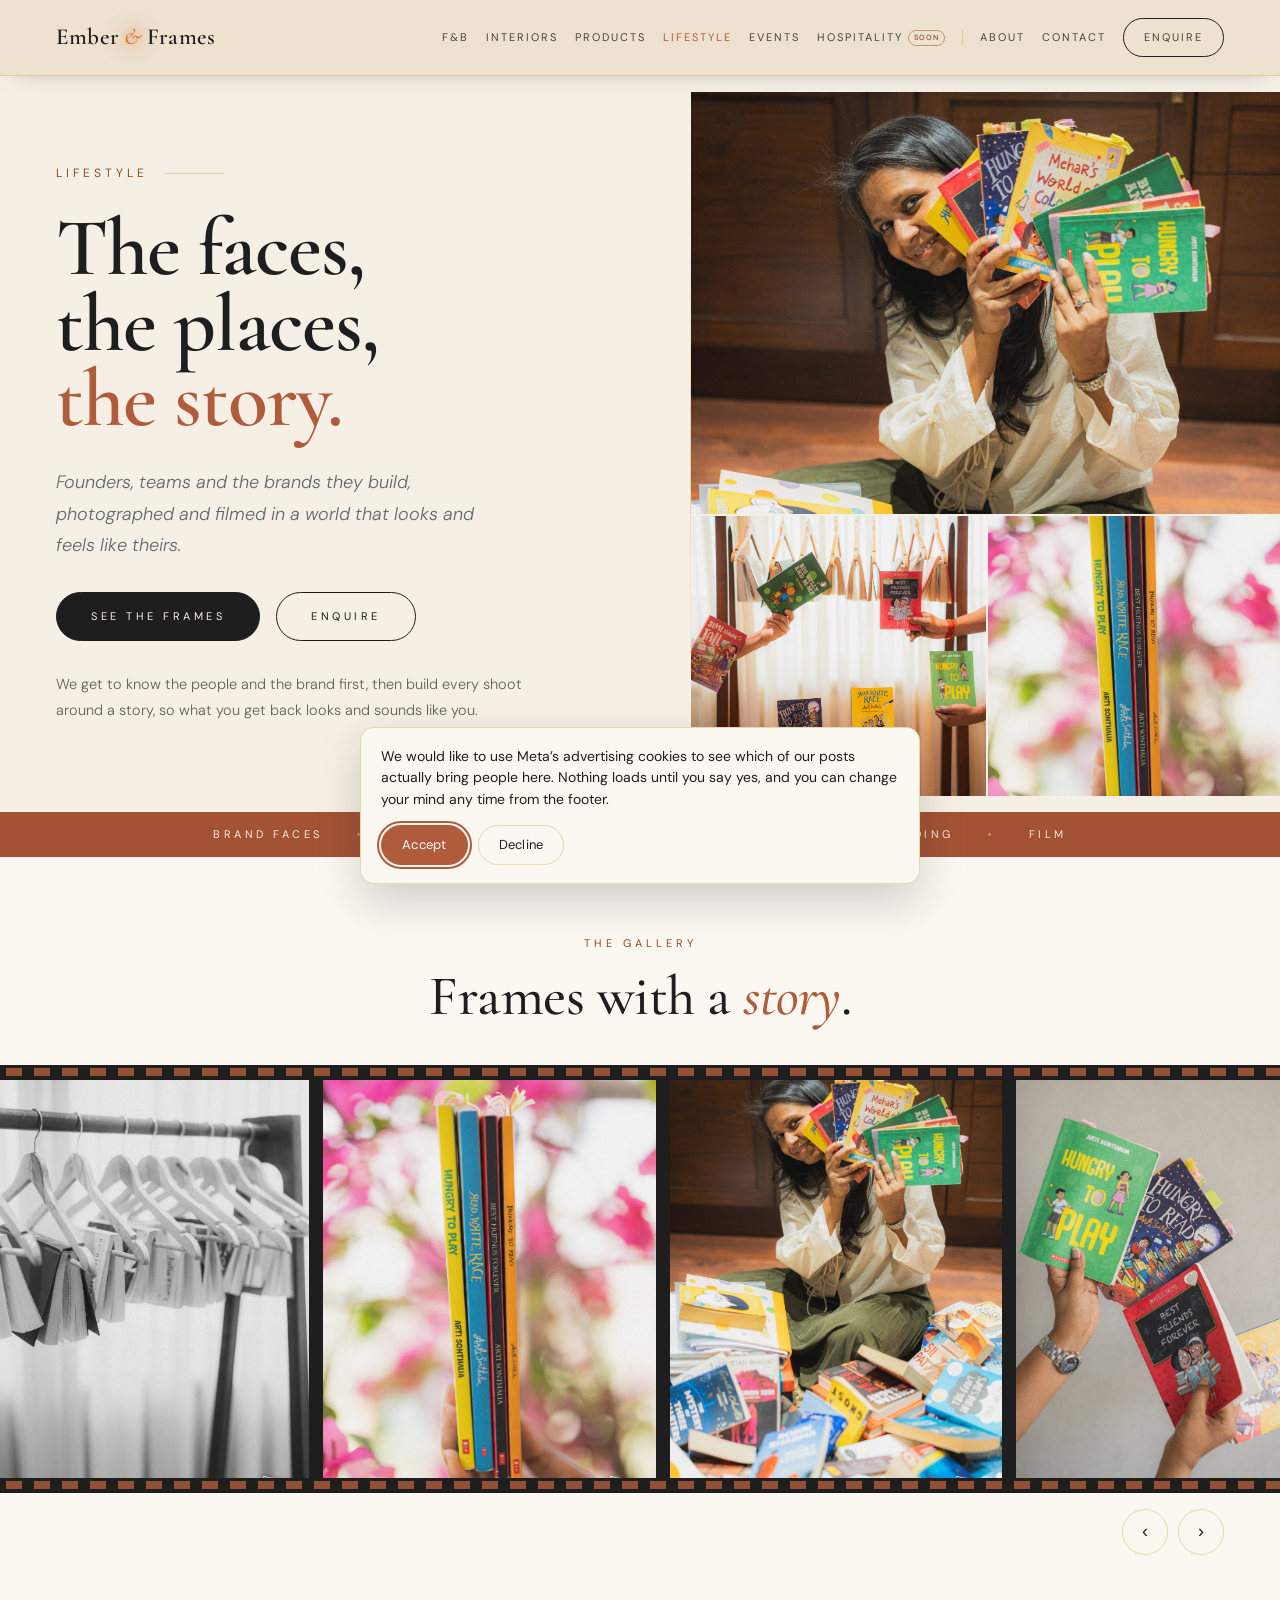
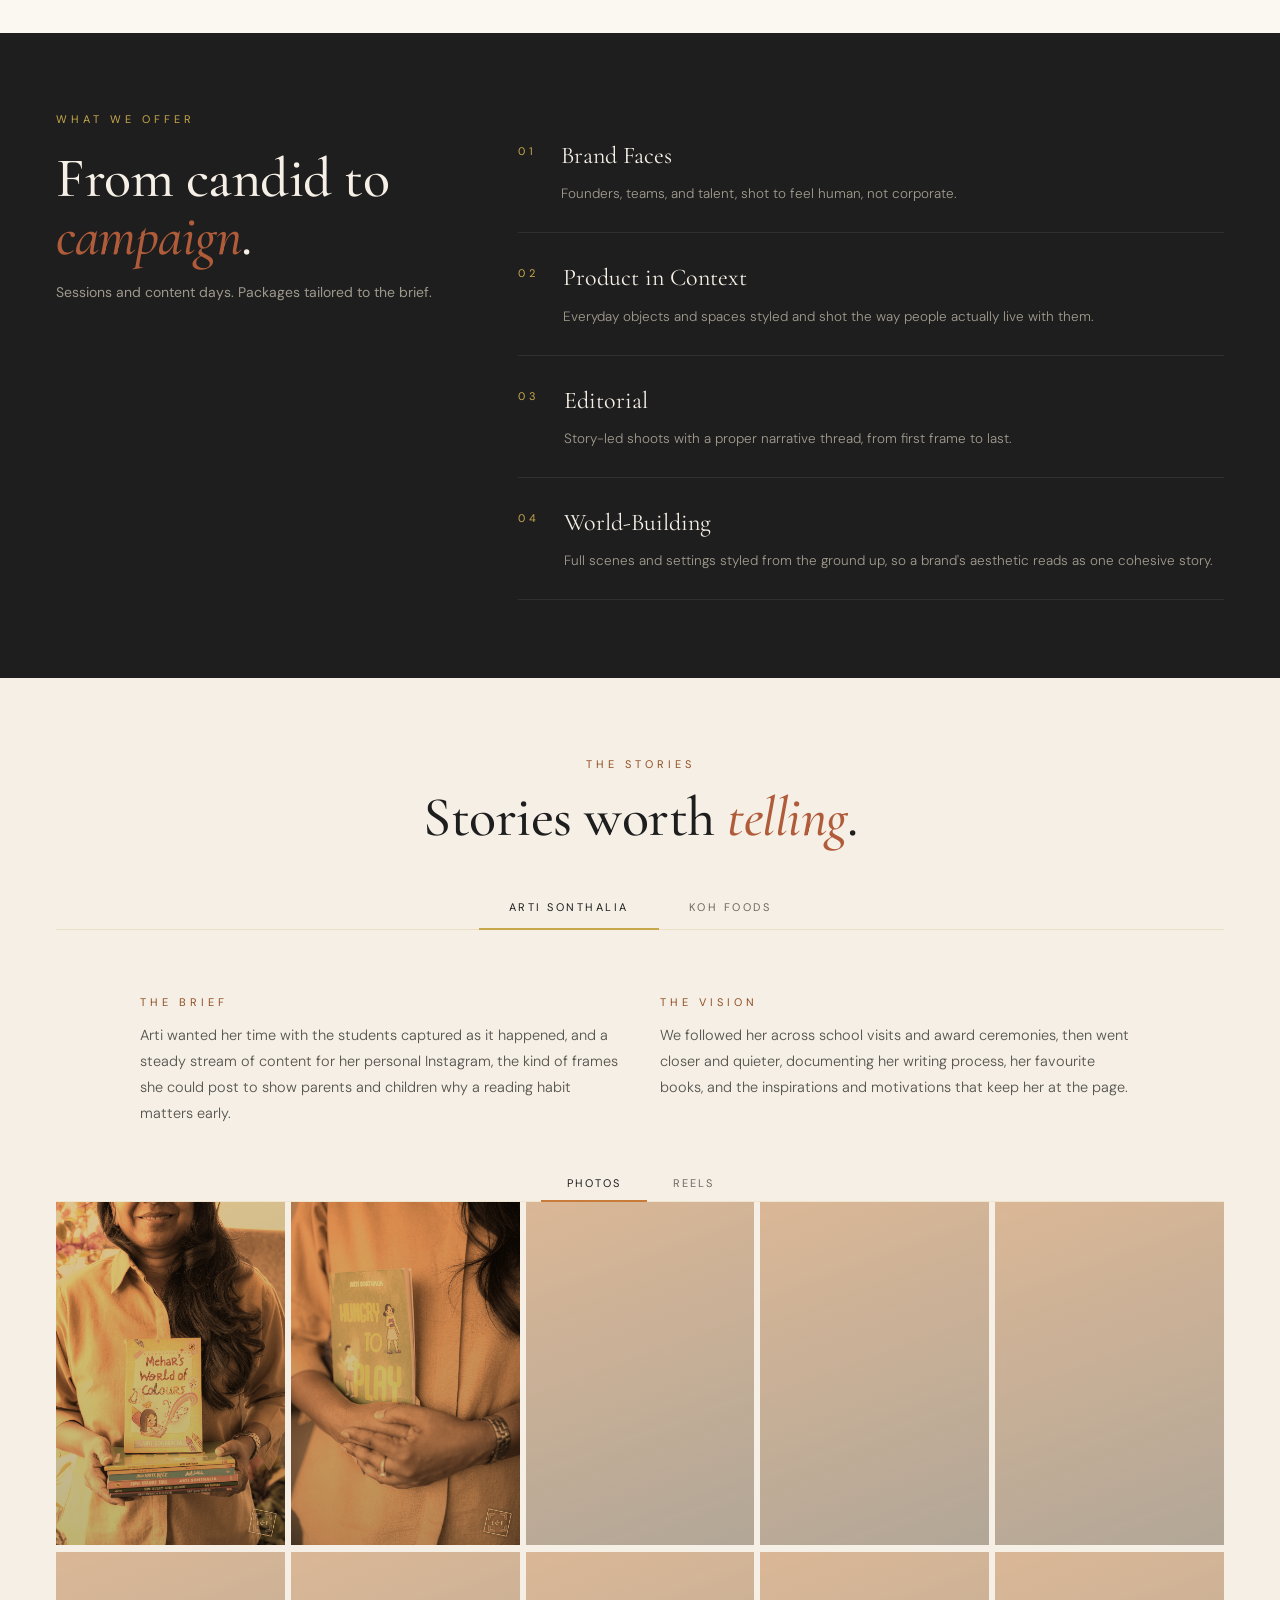
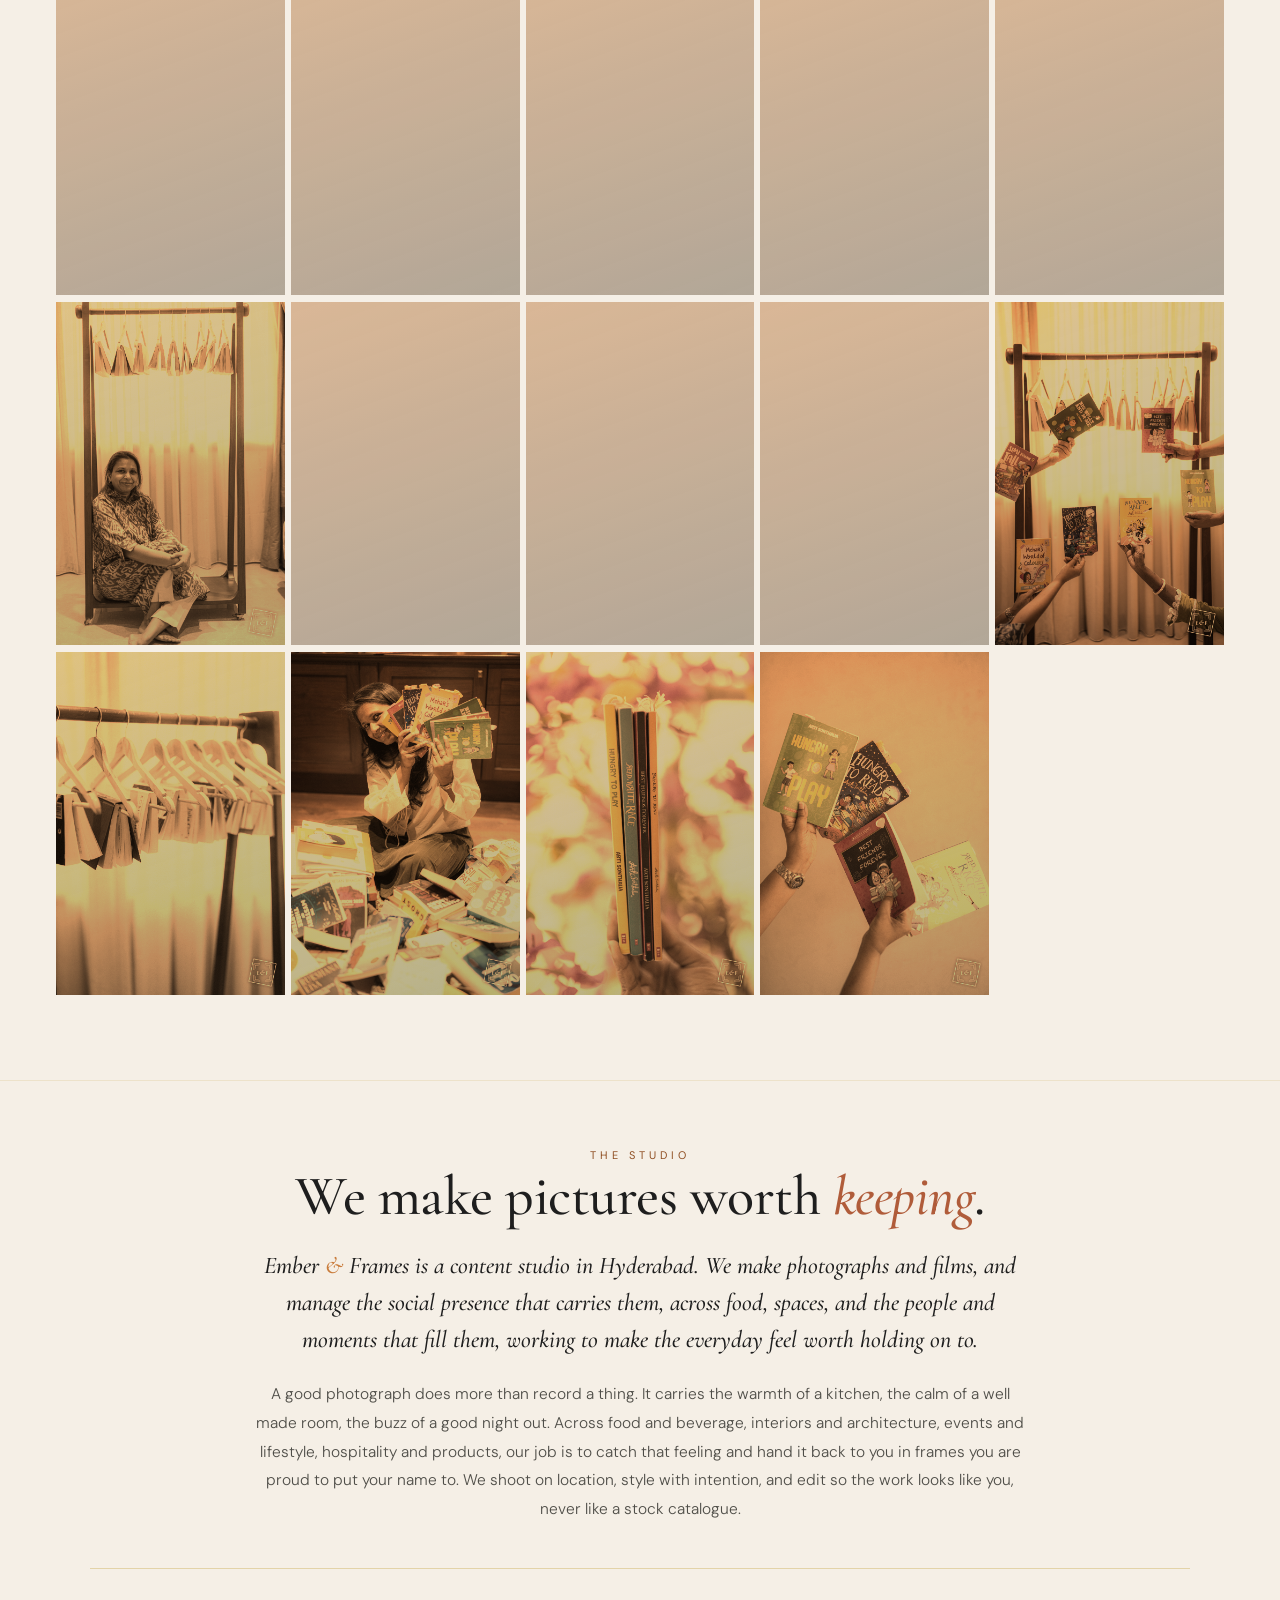
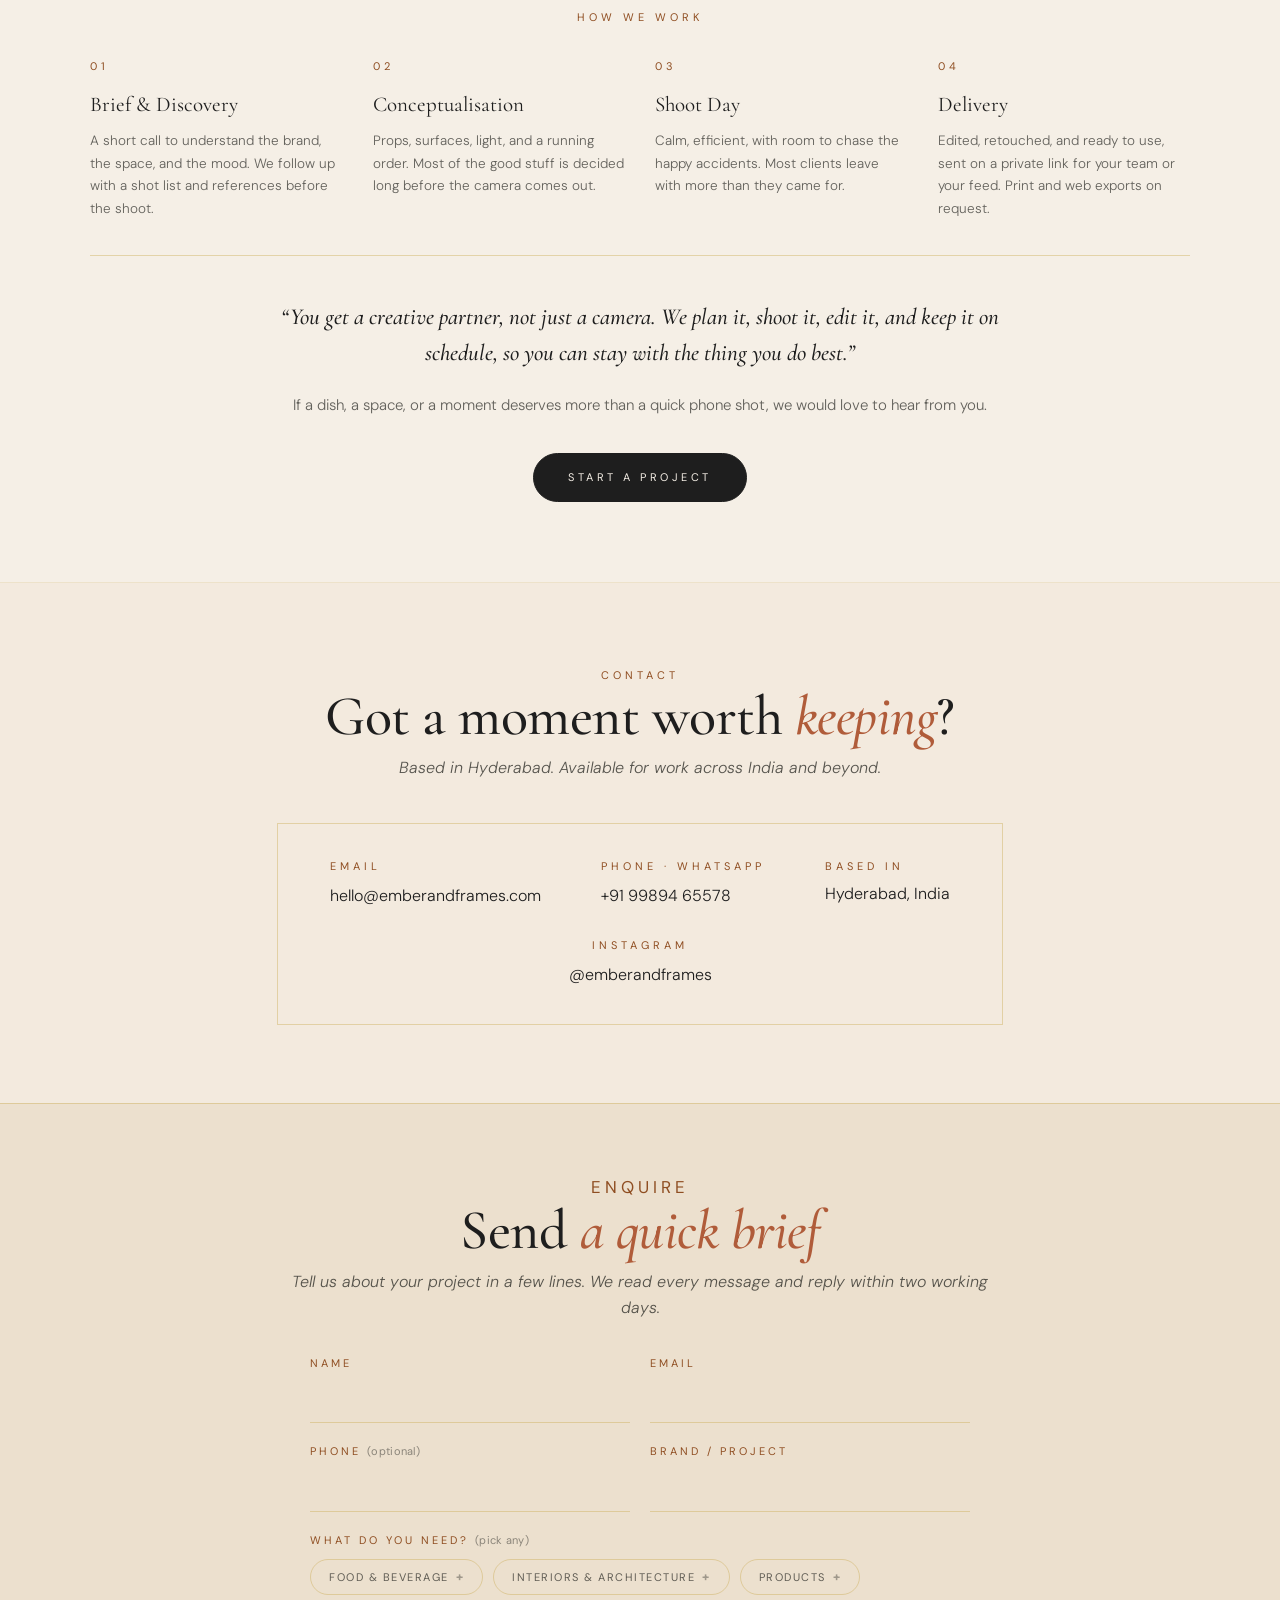
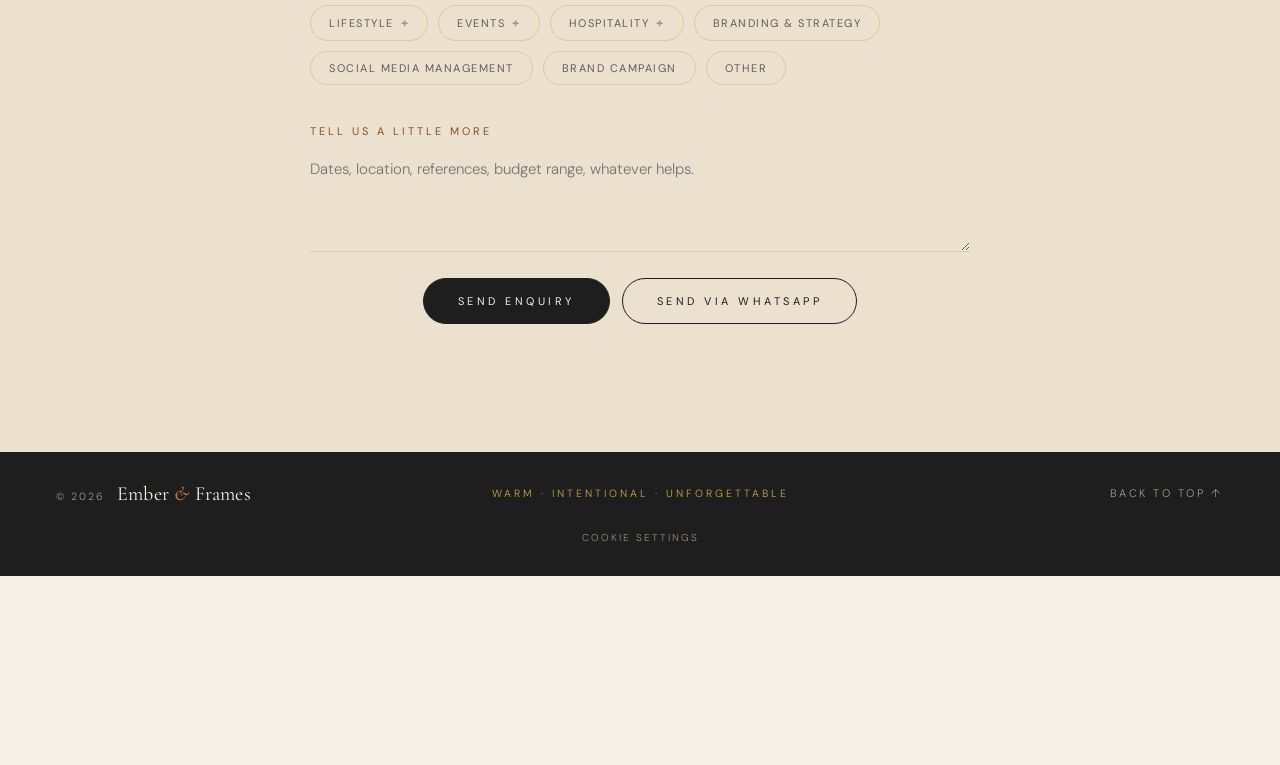
<file: lifestyle.html>
<!doctype html>
<html lang="en">
<head>
  <meta charset="utf-8">
  <meta name="viewport" content="width=device-width, initial-scale=1">
  <!-- Security: CSP + referrer policy delivered via <meta>; GitHub Pages cannot send custom HTTP headers. -->
  <meta http-equiv="Content-Security-Policy" content="default-src 'self'; base-uri 'self'; object-src 'none'; script-src 'self' https://connect.facebook.net; style-src 'self' 'unsafe-inline'; font-src 'self'; img-src 'self' data: https:; media-src 'self'; connect-src 'self' https://www.facebook.com; form-action 'self'; upgrade-insecure-requests">
  <meta name="referrer" content="strict-origin-when-cross-origin">
  <title>Lifestyle · Ember &amp; Frames</title>
  <meta name="description" content="Lifestyle photography and film by Ember & Frames. Founders, teams and the brands they build, photographed and filmed in a world that looks and feels like theirs, across Hyderabad and beyond.">
  <meta name="theme-color" content="#FAF5EE">
  <meta property="og:title" content="Lifestyle · Ember &amp; Frames">
  <meta property="og:description" content="Founders, teams and the brands they build, photographed and filmed in a world that looks and feels like theirs.">
  <meta property="og:type" content="website">
  <meta property="og:site_name" content="Ember &amp; Frames">
  <meta property="og:locale" content="en_IN">
  <meta property="og:url" content="https://emberandframes.com/lifestyle.html">
  <meta property="og:image" content="https://emberandframes.com/assets/media/lifestyle/Photos/Arti%20Sonthalia/DSC02840.jpg">
  <meta property="og:image:alt" content="Lifestyle photography by Ember &amp; Frames">
  <meta name="twitter:card" content="summary_large_image">
  <meta name="twitter:title" content="Lifestyle · Ember &amp; Frames">
  <meta name="twitter:description" content="Founders, teams and the brands they build, photographed and filmed in a world that looks and feels like theirs.">
  <meta name="twitter:image" content="https://emberandframes.com/assets/media/lifestyle/Photos/Arti%20Sonthalia/DSC02840.jpg">
  <link rel="canonical" href="https://emberandframes.com/lifestyle.html">
  <link rel="icon" href="favicon.svg" type="image/svg+xml">
  <link rel="preload" href="assets/fonts/cormorant-garamond-latin.woff2" as="font" type="font/woff2" crossorigin>
  <link rel="preload" href="assets/fonts/dm-sans-latin.woff2" as="font" type="font/woff2" crossorigin>
  <link rel="stylesheet" href="assets/css/styles.css?v=20261005">
  <meta name="robots" content="index, follow, max-image-preview:large, max-snippet:-1, max-video-preview:-1">
  <script type="application/ld+json">
  {
    "@context": "https://schema.org",
    "@graph": [
      {
        "@type": "WebPage",
        "@id": "https://emberandframes.com/lifestyle.html#webpage",
        "url": "https://emberandframes.com/lifestyle.html",
        "name": "Lifestyle · Ember & Frames",
        "isPartOf": { "@id": "https://emberandframes.com/#website" },
        "about": { "@id": "https://emberandframes.com/#organization" },
        "primaryImageOfPage": "https://emberandframes.com/assets/media/lifestyle/Photos/Arti%20Sonthalia/DSC02840.jpg",
        "description": "Lifestyle photography and film by Ember & Frames. Founders, teams and the brands they build, photographed and filmed in a world that looks and feels like theirs, across Hyderabad and beyond.",
        "inLanguage": "en-IN"
      },
      {
        "@type": "BreadcrumbList",
        "itemListElement": [
          { "@type": "ListItem", "position": 1, "name": "Home", "item": "https://emberandframes.com/" },
          { "@type": "ListItem", "position": 2, "name": "Lifestyle", "item": "https://emberandframes.com/lifestyle.html" }
        ]
      },
      {
        "@type": "Service",
        "name": "Lifestyle Photography & Film",
        "serviceType": "Lifestyle photography and film",
        "provider": { "@id": "https://emberandframes.com/#organization" },
        "areaServed": [
          { "@type": "City", "name": "Hyderabad" },
          { "@type": "Country", "name": "India" }
        ],
        "description": "Founders, teams and the brands they build, photographed and filmed in a world that looks and feels like theirs, across Hyderabad and beyond."
      }
    ]
  }
  </script>
</head>
<body data-page="lifestyle" id="top">
  <a class="skip-link" href="#main">Skip to content</a>
  <div data-region="header"></div>

  <main id="main">

    <!-- HERO -->
    <section class="hero">
      <div class="hero-left">
        <span class="hero-tag">Lifestyle</span>
        <h1>The faces,<br>the places,<span>the story.</span></h1>
        <p class="hero-desc">Founders, teams and the brands they build, photographed and filmed in a world that looks and feels like theirs.</p>
        <div class="hero-cta">
          <a class="btn-primary" href="#frames">See the frames</a>
          <a class="btn-ghost" href="#enquire">Enquire</a>
        </div>
        <p class="hero-bio">We get to know the people and the brand first, then build every shoot around a story, so what you get back looks and sounds like you.</p>
      </div>
      <div class="hero-media">
        <div class="hero-media-main">
          <img data-lazy loading="eager" decoding="async" src="assets/media/lifestyle/Photos/Arti%20Sonthalia/DSC02817.jpg" style="object-position:50% 12%" alt="Author Arti Sonthalia holding up a fan of her books">
        </div>
        <div class="hero-media-sub">
          <div><img data-lazy loading="lazy" decoding="async" src="assets/media/lifestyle/Photos/Arti%20Sonthalia/DSC02840.jpg" alt="Hands holding up children's books around a clothes rail"></div>
          <div><img data-lazy loading="lazy" decoding="async" src="assets/media/lifestyle/Photos/Arti%20Sonthalia/DSC02801.jpg" alt="A stack of book spines held against pink bougainvillea"></div>
        </div>
      </div>
    </section>

    <!-- DISCIPLINE STRIP -->
    <div class="strip">
      <span>Brand Faces</span><span class="dot" aria-hidden="true">&#9679;</span>
      <span>Product in Context</span><span class="dot" aria-hidden="true">&#9679;</span>
      <span>Editorial</span><span class="dot" aria-hidden="true">&#9679;</span>
      <span>World-Building</span><span class="dot" aria-hidden="true">&#9679;</span>
      <span>Film</span>
    </div>

    <!-- FILMSTRIP -->
    <section class="section section--cream" id="frames">
      <div class="section-head center reveal">
        <span class="eyebrow">The Gallery</span>
        <h2>Frames with a <em>story</em>.</h2>
      </div>
      <div class="filmstrip-wrap reveal">
        <div class="filmstrip-reel">
          <div class="filmstrip" data-filmstrip="lifestyle.filmstrip" data-alt="Lifestyle photography by Ember &amp; Frames"></div>
        </div>
        <div class="filmstrip-nav">
          <button class="filmstrip-btn" data-dir="prev" aria-label="Scroll left">&#8249;</button>
          <button class="filmstrip-btn" data-dir="next" aria-label="Scroll right">&#8250;</button>
        </div>
      </div>
    </section>

    <!-- SERVICES -->
    <div data-region="services"></div>

    <!-- COLLECTIONS -->
    <section class="section">
      <div class="section-head center reveal">
        <span class="eyebrow">The Stories</span>
        <h2>Stories worth <em>telling</em>.</h2>
      </div>
      <div data-collections="lifestyle.collections"></div>
    </section>

    <div data-region="about"></div>
    <div data-region="contact"></div>
    <div data-region="enquire"></div>
  </main>

  <div data-region="footer"></div>
  <div data-region="lightbox"></div>

  <script src="assets/js/ef-pixel.js?v=20261005"></script>
  <script src="assets/js/data.js?v=20261011"></script>
  <script src="assets/js/site.js?v=20261005"></script>
</body>
</html>
</file>
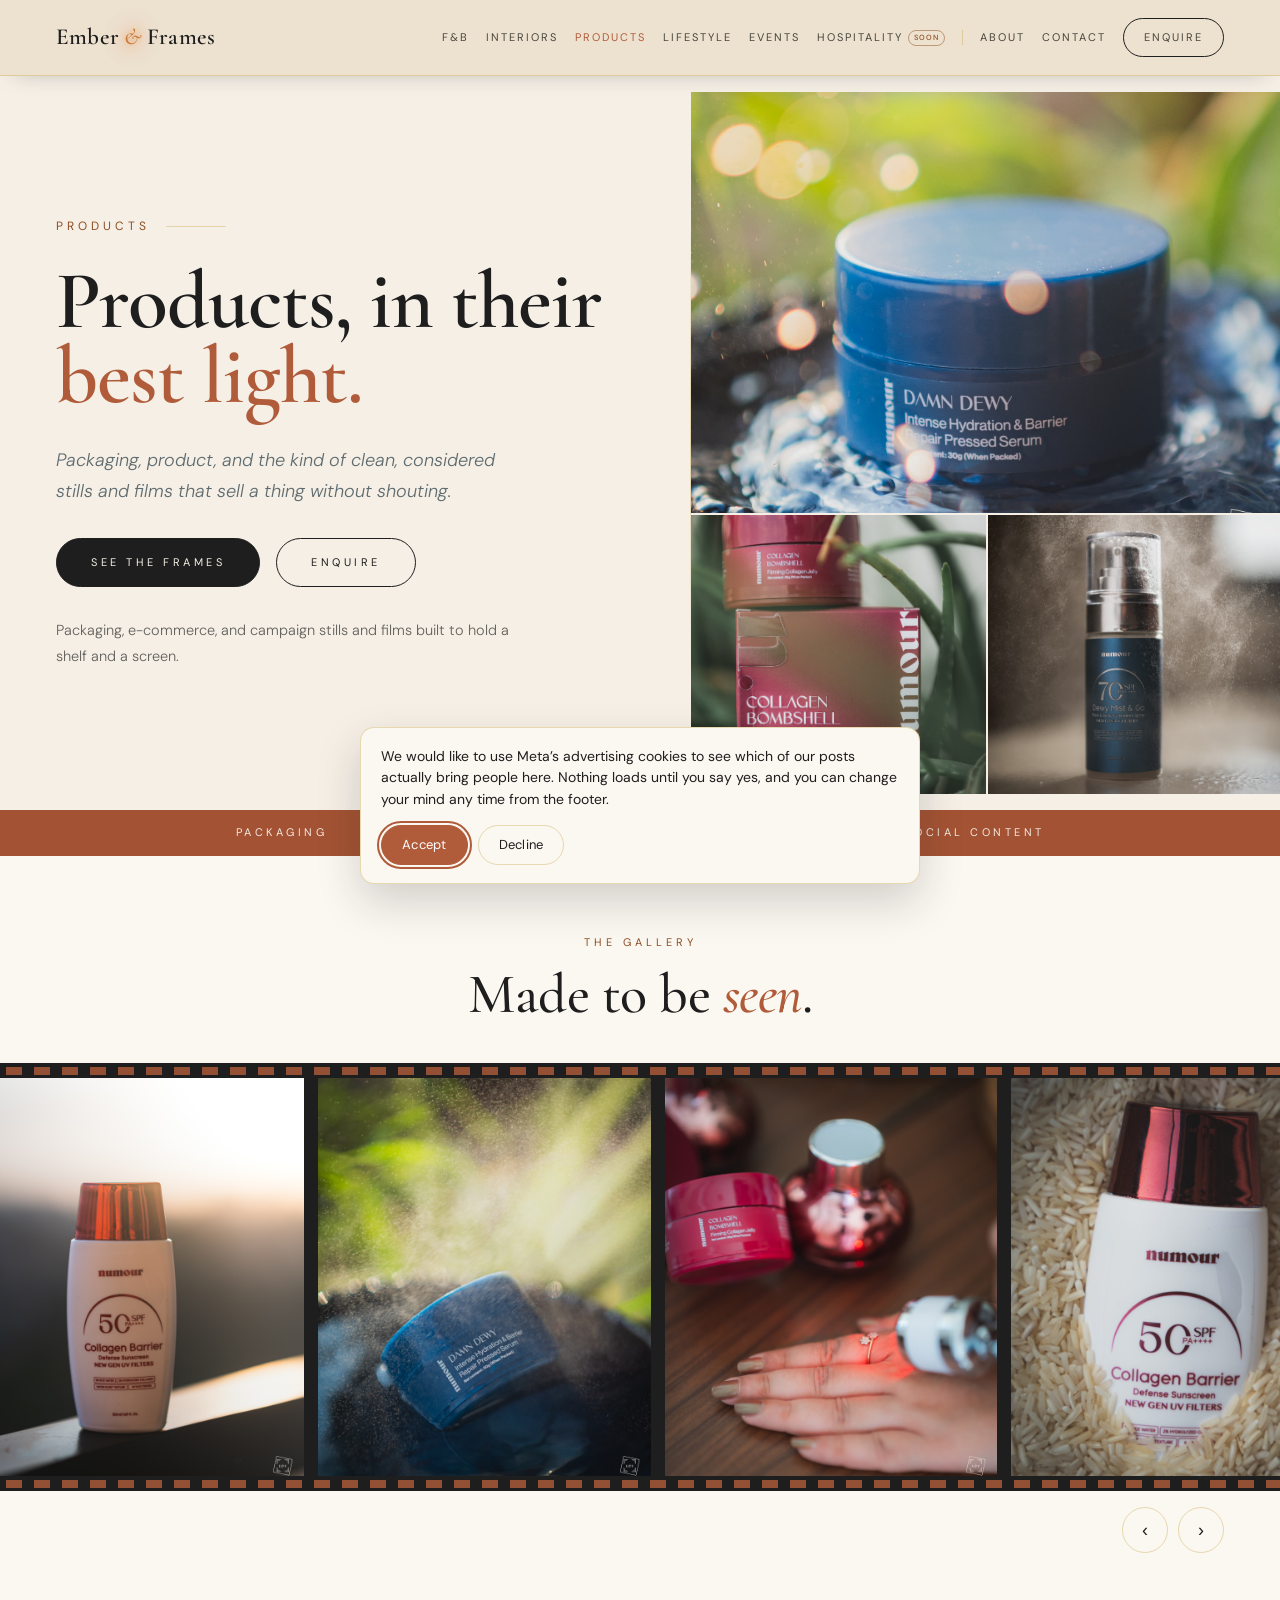
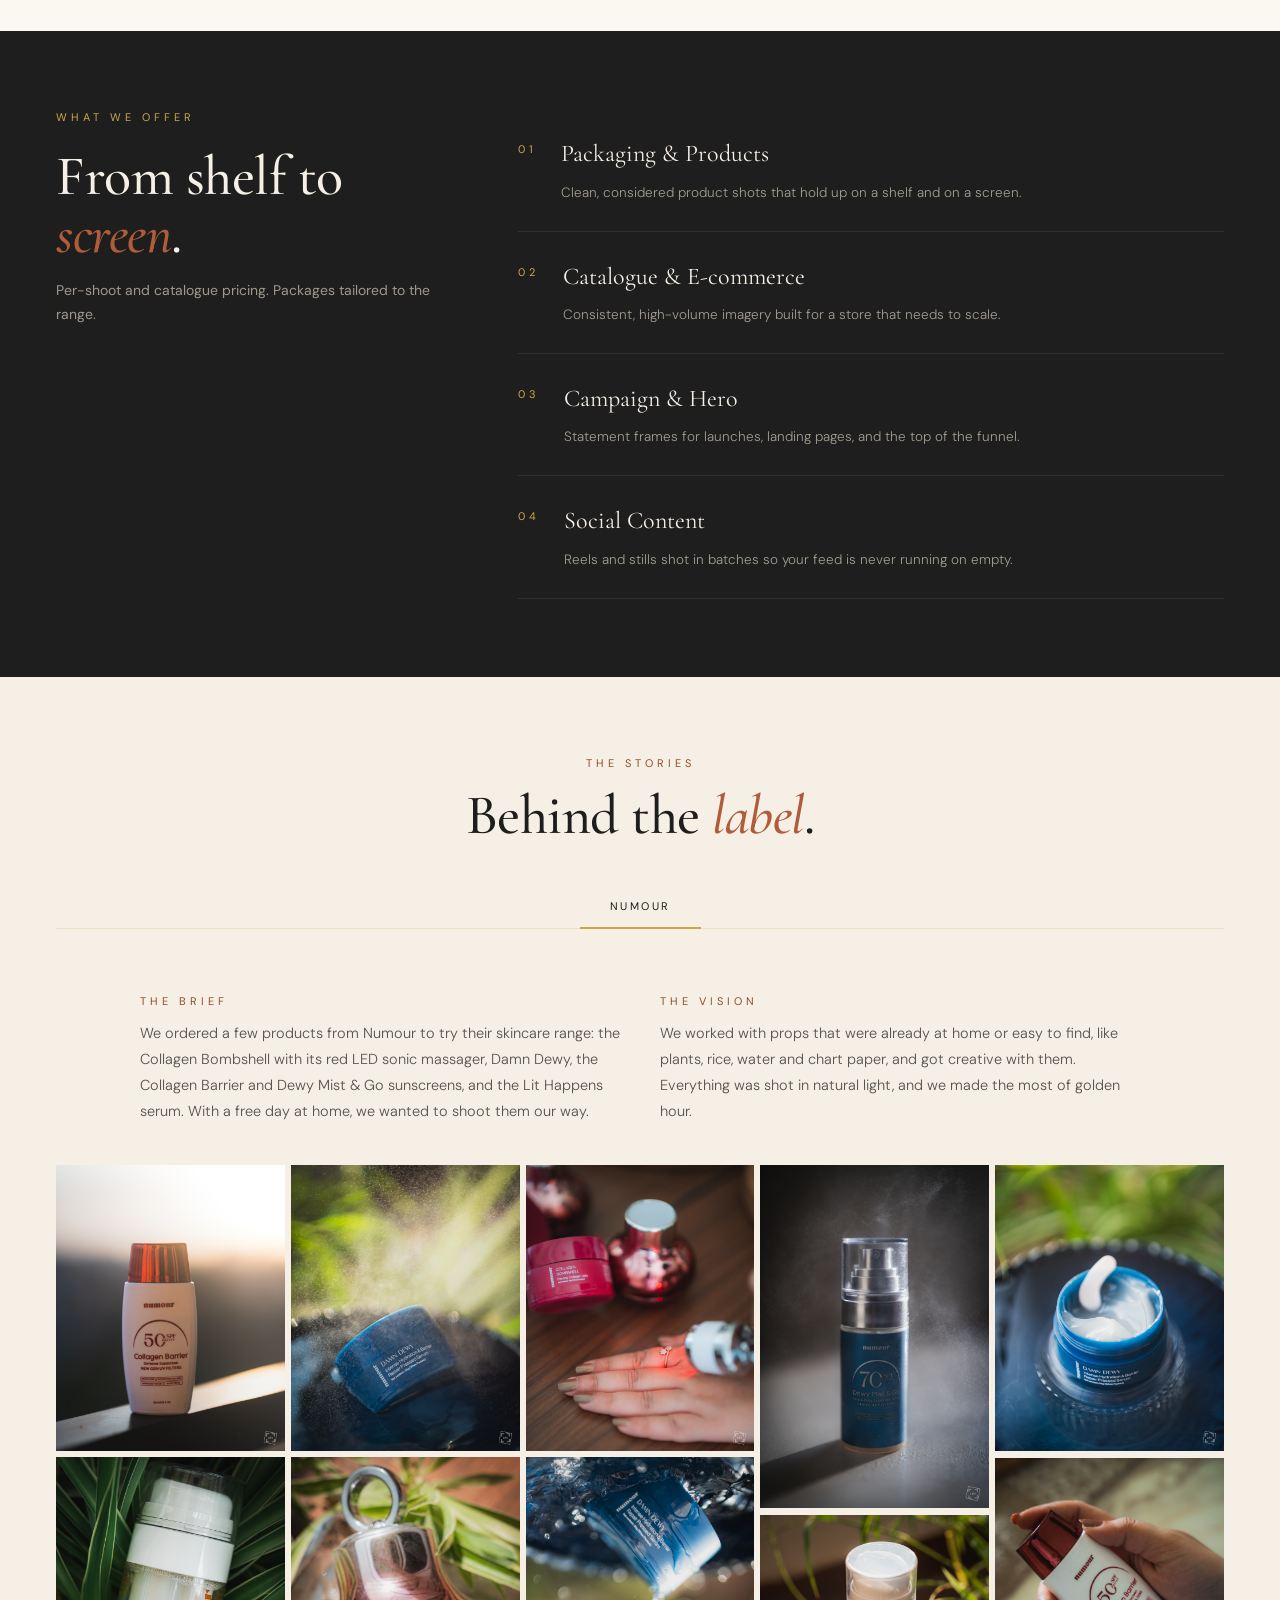
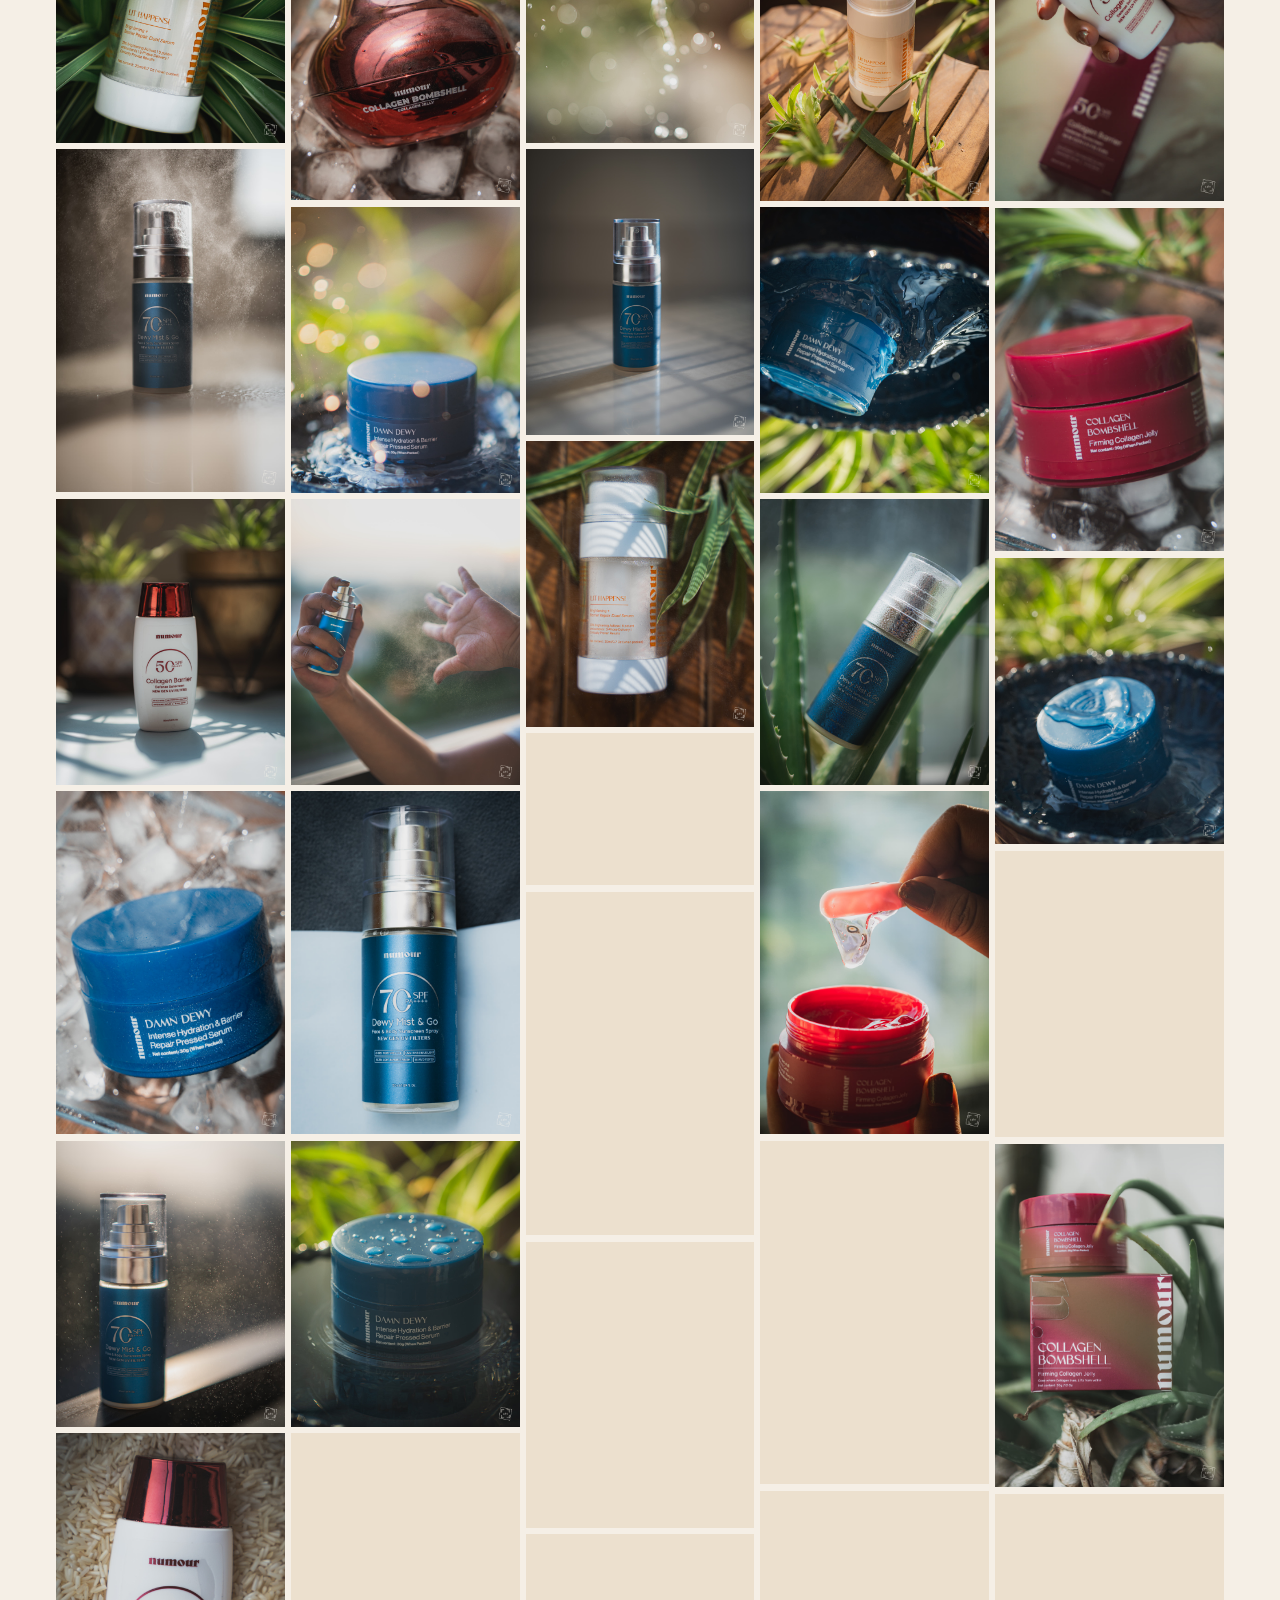
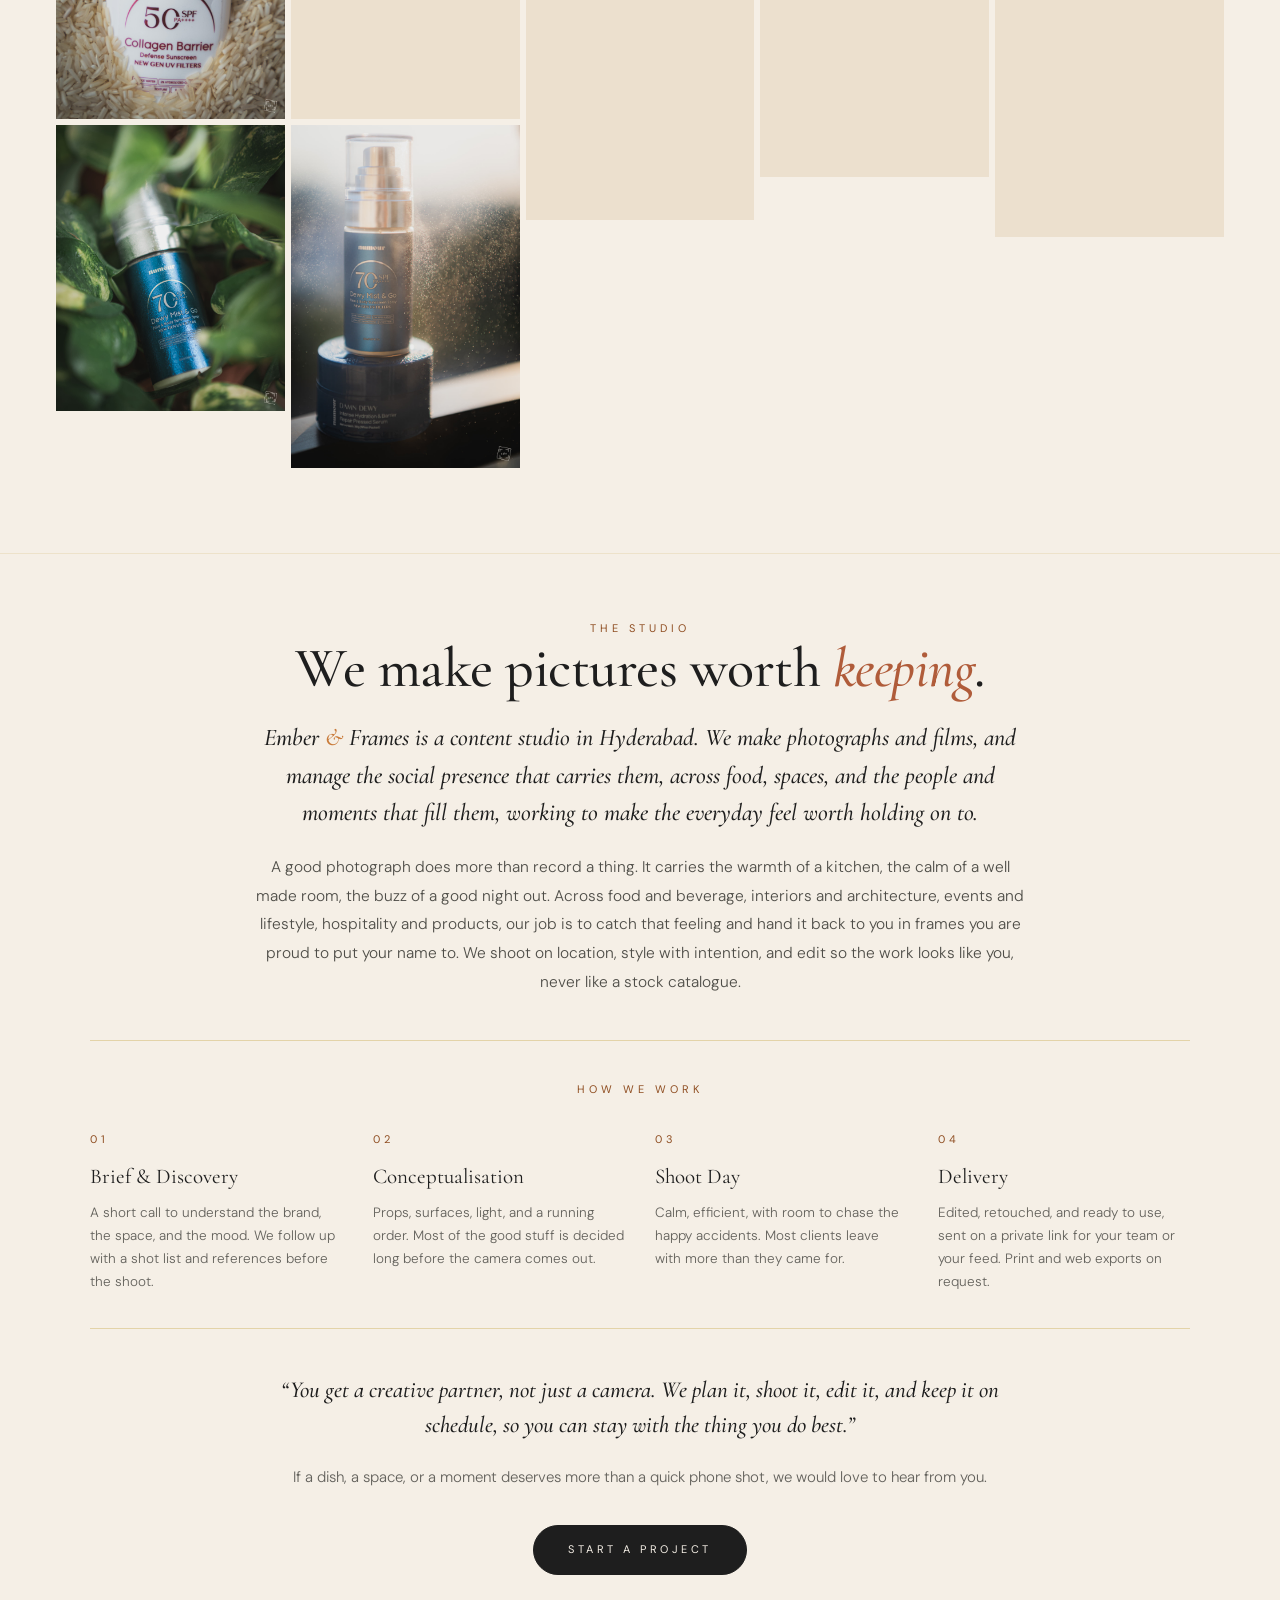
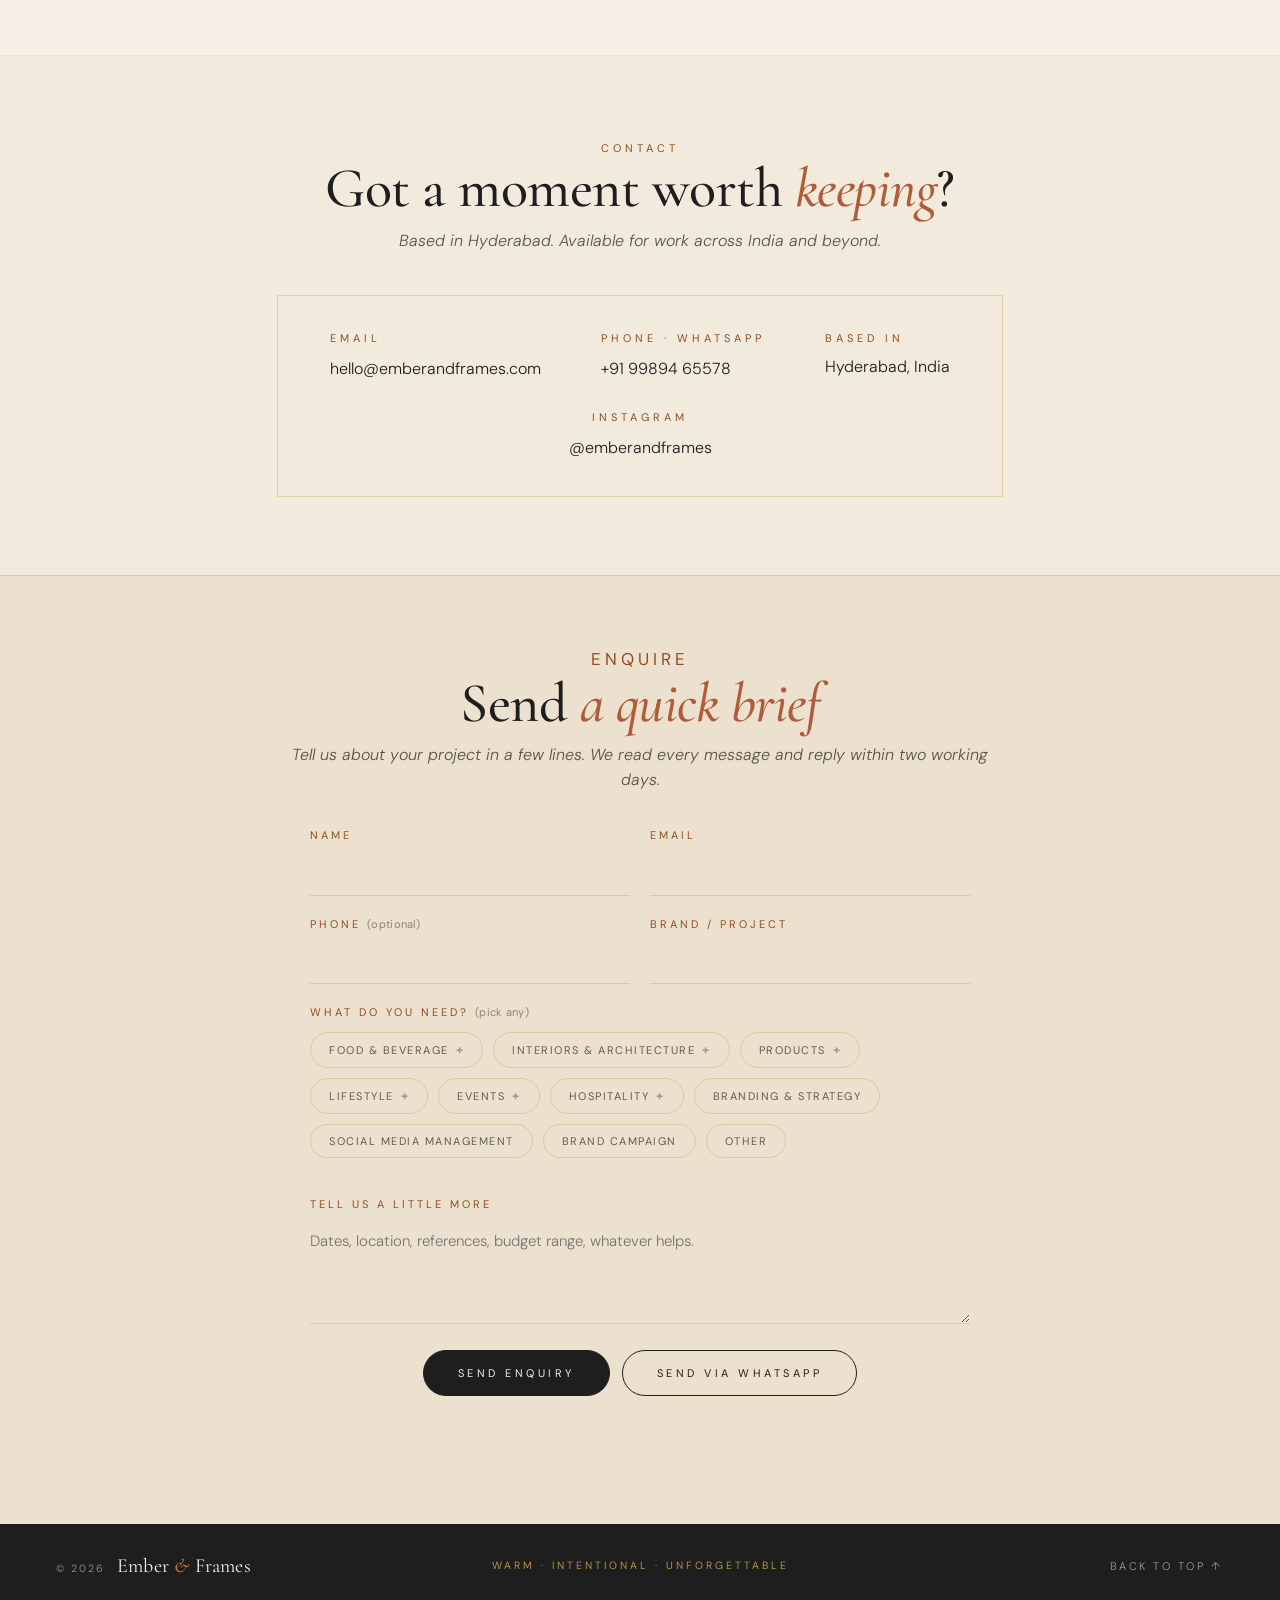
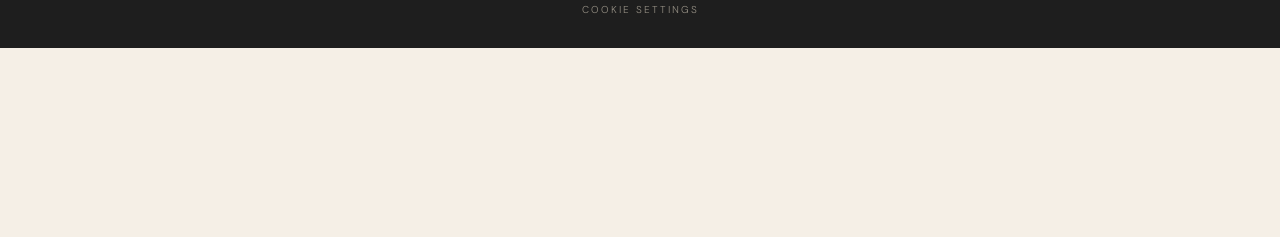
<file: products.html>
<!doctype html>
<html lang="en">
<head>
  <meta charset="utf-8">
  <meta name="viewport" content="width=device-width, initial-scale=1">
  <!-- Security: CSP + referrer policy delivered via <meta>; GitHub Pages cannot send custom HTTP headers. -->
  <meta http-equiv="Content-Security-Policy" content="default-src 'self'; base-uri 'self'; object-src 'none'; script-src 'self' https://connect.facebook.net; style-src 'self' 'unsafe-inline'; font-src 'self'; img-src 'self' data: https:; media-src 'self'; connect-src 'self' https://www.facebook.com; form-action 'self'; upgrade-insecure-requests">
  <meta name="referrer" content="strict-origin-when-cross-origin">
  <title>Products · Ember &amp; Frames</title>
  <meta name="description" content="Product and packaging photography by Ember & Frames. Skincare, packaging and the things people buy, shot to hold up on a shelf and on a screen, for brands across India.">
  <meta name="theme-color" content="#FAF5EE">
  <meta property="og:title" content="Products · Ember &amp; Frames">
  <meta property="og:description" content="Skincare, packaging and the things people buy, shot to hold up on a shelf and on a screen.">
  <meta property="og:type" content="website">
  <meta property="og:site_name" content="Ember &amp; Frames">
  <meta property="og:locale" content="en_IN">
  <meta property="og:url" content="https://emberandframes.com/products.html">
  <meta property="og:image" content="https://emberandframes.com/assets/media/products/Photos/Numour/DSC09967.jpg">
  <meta property="og:image:alt" content="Product photography by Ember &amp; Frames">
  <meta name="twitter:card" content="summary_large_image">
  <meta name="twitter:title" content="Products · Ember &amp; Frames">
  <meta name="twitter:description" content="Skincare, packaging and the things people buy, shot to hold up on a shelf and on a screen.">
  <meta name="twitter:image" content="https://emberandframes.com/assets/media/products/Photos/Numour/DSC09967.jpg">
  <link rel="canonical" href="https://emberandframes.com/products.html">
  <link rel="icon" href="favicon.svg" type="image/svg+xml">
  <link rel="preload" href="assets/fonts/cormorant-garamond-latin.woff2" as="font" type="font/woff2" crossorigin>
  <link rel="preload" href="assets/fonts/dm-sans-latin.woff2" as="font" type="font/woff2" crossorigin>
  <link rel="stylesheet" href="assets/css/styles.css?v=20261005">
  <meta name="robots" content="index, follow, max-image-preview:large, max-snippet:-1, max-video-preview:-1">
  <script type="application/ld+json">
  {
    "@context": "https://schema.org",
    "@graph": [
      {
        "@type": "WebPage",
        "@id": "https://emberandframes.com/products.html#webpage",
        "url": "https://emberandframes.com/products.html",
        "name": "Products · Ember & Frames",
        "isPartOf": { "@id": "https://emberandframes.com/#website" },
        "about": { "@id": "https://emberandframes.com/#organization" },
        "primaryImageOfPage": "https://emberandframes.com/assets/media/products/Photos/Numour/DSC09967.jpg",
        "description": "Product and packaging photography by Ember & Frames. Skincare, packaging and the things people buy, shot to hold up on a shelf and on a screen, for brands across India.",
        "inLanguage": "en-IN"
      },
      {
        "@type": "BreadcrumbList",
        "itemListElement": [
          { "@type": "ListItem", "position": 1, "name": "Home", "item": "https://emberandframes.com/" },
          { "@type": "ListItem", "position": 2, "name": "Products", "item": "https://emberandframes.com/products.html" }
        ]
      },
      {
        "@type": "Service",
        "name": "Product & Packaging Photography",
        "serviceType": "Product and packaging photography",
        "provider": { "@id": "https://emberandframes.com/#organization" },
        "areaServed": [
          { "@type": "City", "name": "Hyderabad" },
          { "@type": "Country", "name": "India" }
        ],
        "description": "Skincare, packaging and the things people buy, shot to hold up on a shelf and on a screen."
      }
    ]
  }
  </script>
</head>
<body data-page="products" id="top">
  <a class="skip-link" href="#main">Skip to content</a>
  <div data-region="header"></div>

  <main id="main">

    <!-- HERO -->
    <section class="hero">
      <div class="hero-left">
        <span class="hero-tag">Products</span>
        <h1>Products, in their<span>best light.</span></h1>
        <p class="hero-desc">Packaging, product, and the kind of clean, considered stills and films that sell a thing without shouting.</p>
        <div class="hero-cta">
          <a class="btn-primary" href="#frames">See the frames</a>
          <a class="btn-ghost" href="#enquire">Enquire</a>
        </div>
        <p class="hero-bio">Packaging, e-commerce, and campaign stills and films built to hold a shelf and a screen.</p>
      </div>
      <div class="hero-media">
        <div class="hero-media-main">
          <img data-lazy loading="eager" decoding="async" src="assets/media/products/Photos/Numour/DSC05036.jpg" style="object-position:50% 85%" alt="A Numour Damn Dewy jar in late sun with water droplets">
        </div>
        <div class="hero-media-sub">
          <div><img data-lazy loading="lazy" decoding="async" src="assets/media/products/Photos/Numour/DSC00052.jpg" style="object-position:50% 46%" alt="Numour Collagen Bombshell jar resting on its box among aloe leaves"></div>
          <div><img data-lazy loading="lazy" decoding="async" src="assets/media/products/Photos/Numour/DSC05198.jpg" style="object-position:50% 30%" alt="Numour Dewy Mist and Go bottle in a fine spray"></div>
        </div>
      </div>
    </section>

    <!-- DISCIPLINE STRIP -->
    <div class="strip">
      <span>Packaging</span><span class="dot" aria-hidden="true">&#9679;</span>
      <span>Still Life</span><span class="dot" aria-hidden="true">&#9679;</span>
      <span>Campaign</span><span class="dot" aria-hidden="true">&#9679;</span>
      <span>E-commerce</span><span class="dot" aria-hidden="true">&#9679;</span>
      <span>Social Content</span>
    </div>

    <!-- FILMSTRIP -->
    <section class="section section--cream" id="frames">
      <div class="section-head center reveal">
        <span class="eyebrow">The Gallery</span>
        <h2>Made to be <em>seen</em>.</h2>
      </div>
      <div class="filmstrip-wrap reveal">
        <div class="filmstrip-reel">
          <div class="filmstrip" data-filmstrip="products.filmstrip" data-alt="Product photography by Ember &amp; Frames"></div>
        </div>
        <div class="filmstrip-nav">
          <button class="filmstrip-btn" data-dir="prev" aria-label="Scroll left">&#8249;</button>
          <button class="filmstrip-btn" data-dir="next" aria-label="Scroll right">&#8250;</button>
        </div>
      </div>
    </section>

    <!-- SERVICES -->
    <div data-region="services"></div>

    <!-- COLLECTIONS -->
    <section class="section">
      <div class="section-head center reveal">
        <span class="eyebrow">The Stories</span>
        <h2>Behind the <em>label</em>.</h2>
      </div>
      <div data-collections="products.collections"></div>
    </section>

    <div data-region="about"></div>
    <div data-region="contact"></div>
    <div data-region="enquire"></div>
  </main>

  <div data-region="footer"></div>
  <div data-region="lightbox"></div>

  <script src="assets/js/ef-pixel.js?v=20261005"></script>
  <script src="assets/js/data.js?v=20261011"></script>
  <script src="assets/js/site.js?v=20261005"></script>
</body>
</html>
</file>
<file: assets/css/styles.css>
/* =====================================================================
   Ember & Frames, unified studio site
   Shared design system
   ---------------------------------------------------------------------
   Palette built around the F&B portfolio with the brand ember accent from
   the identity guide. One tight, warm, editorial system.
   ===================================================================== */

*, *::before, *::after { box-sizing: border-box; margin: 0; padding: 0; -webkit-tap-highlight-color: transparent; }

/* Both families are served from this repository rather than fonts.gstatic.com, so
   they arrive with the page and no visitor has to contact a third party to read it.
   Each file is the variable latin cut, which is why one covers every weight.
   See assets/fonts/README.txt for provenance and licensing. */
@font-face {
  font-family: 'Cormorant Garamond';
  font-style: normal;
  font-weight: 400 700;
  font-display: swap;
  src: url('../fonts/cormorant-garamond-latin.woff2') format('woff2');
  unicode-range: U+0000-00FF, U+0131, U+0152-0153, U+02BB-02BC, U+02C6, U+02DA, U+02DC, U+0304, U+0308, U+0329, U+2000-206F, U+20AC, U+2122, U+2191, U+2193, U+2212, U+2215, U+FEFF, U+FFFD;
}
@font-face {
  font-family: 'Cormorant Garamond';
  font-style: italic;
  font-weight: 400 700;
  font-display: swap;
  src: url('../fonts/cormorant-garamond-latin-italic.woff2') format('woff2');
  unicode-range: U+0000-00FF, U+0131, U+0152-0153, U+02BB-02BC, U+02C6, U+02DA, U+02DC, U+0304, U+0308, U+0329, U+2000-206F, U+20AC, U+2122, U+2191, U+2193, U+2212, U+2215, U+FEFF, U+FFFD;
}
@font-face {
  font-family: 'DM Sans';
  font-style: normal;
  font-weight: 300 500;
  font-display: swap;
  src: url('../fonts/dm-sans-latin.woff2') format('woff2');
  unicode-range: U+0000-00FF, U+0131, U+0152-0153, U+02BB-02BC, U+02C6, U+02DA, U+02DC, U+0304, U+0308, U+0329, U+2000-206F, U+20AC, U+2122, U+2191, U+2193, U+2212, U+2215, U+FEFF, U+FFFD;
}
@font-face {
  font-family: 'DM Sans';
  font-style: italic;
  font-weight: 300 500;
  font-display: swap;
  src: url('../fonts/dm-sans-latin-italic.woff2') format('woff2');
  unicode-range: U+0000-00FF, U+0131, U+0152-0153, U+02BB-02BC, U+02C6, U+02DA, U+02DC, U+0304, U+0308, U+0329, U+2000-206F, U+20AC, U+2122, U+2191, U+2193, U+2212, U+2215, U+FEFF, U+FFFD;
}

/* Stand-ins for the brief moment before the real faces paint, and for any machine
   that cannot load them. Garamond and Palatino are old-style serifs like Cormorant,
   so the substitution reads as a change of weight rather than a change of typeface.

   One face per installed font, because a single size-adjust cannot serve a list:
   measured against the live webfont, Garamond needs 97.9%, Palatino 87.8% and
   Times 94.4%. Sharing one number would leave two of the three visibly wrong.
   The stack below tries them in order and each carries its own metrics.

   Numbers are measured, not estimated: width ratio against the real face at the
   weight that dominates each family (600 display, 400 body), then ascent and
   descent scaled by the inverse so the line box matches. Re-measure with
   skills/launch-qa/scripts/font-metrics.mjs if either family changes. */
@font-face {
  font-family: 'Cormorant Fallback Garamond';
  src: local('Garamond'), local('EB Garamond');
  size-adjust: 97.93%;
  ascent-override: 94.76%;
  descent-override: 29.41%;
  line-gap-override: 0%;
}
@font-face {
  font-family: 'Cormorant Fallback Palatino';
  src: local('Palatino Linotype'), local('Book Antiqua'), local('Palatino');
  size-adjust: 87.82%;
  ascent-override: 105.67%;
  descent-override: 32.79%;
  line-gap-override: 0%;
}
@font-face {
  font-family: 'Cormorant Fallback Times';
  src: local('Times New Roman'), local('Times');
  size-adjust: 94.36%;
  ascent-override: 98.35%;
  descent-override: 30.52%;
  line-gap-override: 0%;
}
@font-face {
  font-family: 'DM Sans Fallback Segoe';
  src: local('Segoe UI');
  size-adjust: 94.71%;
  ascent-override: 104.74%;
  descent-override: 32.94%;
  line-gap-override: 0%;
}
@font-face {
  font-family: 'DM Sans Fallback Arial';
  src: local('Arial'), local('Helvetica');
  size-adjust: 93.43%;
  ascent-override: 106.18%;
  descent-override: 33.39%;
  line-gap-override: 0%;
}

:root {
  /* Brand palette, from the Ember & Frames identity guide. */
  --off-white:  #F5EFE6;   /* parchment, page background */
  --warm:       #ECE0CE;   /* warm sand, contrast blocks: hero, contact, cards */
  --cream-soft: #FBF7F1;   /* lifted parchment, secondary surfaces */
  --gold:       #C9A84C;   /* metallic accent, dividers and rules only */
  --charcoal:   #1E1E1E;   /* primary text and dark sections */
  --muted:      #5F6B6E;   /* slate, secondary text and metadata */
  --ember:      #C97B3A;   /* signature accent: ampersand, key CTAs, highlights */
  --terracotta: #B05C3A;   /* warm secondary accent, and the focus ring */
  --light-ember:#D49A5E;   /* highlights, hovers, soft fills */
  --label-ink:  #8F4E22;   /* burnt amber, the AA-safe choice for small text on light */
  --strip-band: #A35334;   /* the terracotta band, taken down just far enough that the
                              cream lettering on it clears AA at 4.57:1. Cream stays
                              cream; lightening the text instead would have washed it
                              out to white and lost the warmth. */

  /* The palette used to be olive green. When it moved to terracotta the hex changed
     but the variable name did not, so roughly thirty rules still say --olive and mean
     terracotta. Aliasing it here rather than repeating the hex means there is one
     place to change, and no chance of the two drifting apart. Prefer --terracotta in
     new rules; --olive stays only so old ones do not all have to be rewritten. */
  --olive: var(--terracotta);

  --line:       rgba(201,168,76,0.18);
  --line-strong:rgba(201,168,76,0.4);

  --display: 'Cormorant Garamond', 'Cormorant Fallback Garamond', 'Cormorant Fallback Palatino', 'Cormorant Fallback Times', Georgia, serif;
  --body: 'DM Sans', 'DM Sans Fallback Segoe', 'DM Sans Fallback Arial', -apple-system, BlinkMacSystemFont, 'Segoe UI', sans-serif;

  --pad-x: 56px;
  --nav-h: 76px;
  --maxw: 1280px;
}

html { scroll-behavior: smooth; -webkit-text-size-adjust: 100%; text-size-adjust: 100%; }
html, body { width: 100%; max-width: 100%; overflow-x: clip; }
@supports not (overflow-x: clip) { html, body { overflow-x: hidden; } }

/* site.js replaces this slot with the real header. Reserving its height keeps
   the page from jumping down the moment that happens. */
[data-region="header"] { min-height: var(--nav-h); }

body {
  background: var(--off-white);
  color: var(--charcoal);
  font-family: var(--body);
  line-height: 1.6;
  -webkit-font-smoothing: antialiased;
  -moz-osx-font-smoothing: grayscale;
  text-rendering: optimizeLegibility;
}

section[id], div[id] { scroll-margin-top: calc(var(--nav-h) + 12px); }

img, video { display: block; max-width: 100%; }
a { color: inherit; }

.brand-amp { font-family: var(--display); font-style: italic; font-weight: 500; color: var(--ember); }

/* ---------- Shared type helpers ---------- */
.eyebrow, .section-label {
  font-family: var(--body);
  font-size: 11px;
  letter-spacing: 4px;
  text-transform: uppercase;
  color: var(--label-ink);
  font-weight: 400;
}
h1 {
  font-family: var(--display);
  font-size: clamp(52px, 6.4vw, 94px);
  line-height: 0.92;
  letter-spacing: -1px;
  color: var(--charcoal);
  font-weight: 600;
}
h2 {
  font-family: var(--display);
  font-size: clamp(34px, 4.4vw, 56px);
  line-height: 1.04;
  letter-spacing: -0.5px;
  font-weight: 500;
}
h2 em, h1 em { font-style: italic; color: var(--olive); }

.skip-link {
  position: absolute; left: -999px; top: 0; z-index: 2000;
  background: var(--charcoal); color: var(--off-white);
  padding: 12px 20px; font-size: 12px; letter-spacing: 2px; text-transform: uppercase;
}
.skip-link:focus { left: 12px; top: 12px; }

/* =====================================================================
   NAV / HEADER
   ===================================================================== */
.nav {
  position: sticky; top: 0; z-index: 200;
  display: flex; justify-content: space-between; align-items: center;
  padding: 0 var(--pad-x);
  /* Fixed rather than min-height: padding plus the tallest child used to push this
     past --nav-h, so the reserved slot under-shot and the page jumped on load. */
  height: var(--nav-h);
  background: rgba(236, 224, 206, 0.92);
  -webkit-backdrop-filter: blur(14px) saturate(1.2); backdrop-filter: blur(14px) saturate(1.2);
  border-bottom: 1px solid var(--line-strong);
  box-shadow: 0 8px 26px -16px rgba(30, 28, 24, 0.4);
  transform: translateZ(0);
}
.nav-logo {
  font-family: var(--display); font-size: 23px; letter-spacing: 0.01em;
  color: var(--charcoal); font-weight: 600; text-decoration: none; white-space: nowrap;
}
.nav-links { display: flex; gap: 17px; align-items: center; }
.nav-links a {
  font-family: var(--body); font-size: 11px; letter-spacing: 2px; text-transform: uppercase;
  font-weight: 400; color: rgba(42,42,37,0.85); text-decoration: none;
  transition: color 0.2s; white-space: nowrap;
}
.nav-links a:hover, .nav-cat.is-active { color: var(--olive); }

/* Inline category links (was a dropdown) */
.nav-cat { display: inline-flex; align-items: center; gap: 5px; }
.nav-cat .soon {
  font-size: 7.5px; letter-spacing: 1px; color: var(--label-ink); font-weight: 500; line-height: 1.6;
  border: 1px solid rgba(143,78,34,0.5); border-radius: 20px; padding: 1px 5px;
}
.nav-divider { width: 1px; height: 15px; background: var(--line-strong); flex: 0 0 auto; }
.nav-pill {
  border: 1px solid var(--charcoal); padding: 10px 20px !important;
  border-radius: 40px; transition: background 0.2s, color 0.2s, border-color 0.2s;
}
.nav-pill:hover { background: var(--charcoal); color: var(--off-white) !important; }

/* 30x22 of bars inside a 44px box: the visual stays, the touch target clears 24px. */
.hamburger { display: none; background: none; border: none; cursor: pointer; width: 44px; height: 44px; position: relative; padding: 11px 7px; }
.hamburger span { position: absolute; left: 7px; height: 1.5px; width: 30px; background: var(--charcoal); transition: transform 0.25s, opacity 0.25s; }
.hamburger span:nth-child(1) { top: 13px; }
.hamburger span:nth-child(2) { top: 21px; }
.hamburger span:nth-child(3) { top: 29px; }
body.menu-open .hamburger span:nth-child(1) { transform: translateY(8px) rotate(45deg); }
body.menu-open .hamburger span:nth-child(2) { opacity: 0; }
body.menu-open .hamburger span:nth-child(3) { transform: translateY(-8px) rotate(-45deg); }

/* Mobile menu */
.mobile-menu {
  position: fixed; inset: 0; z-index: 190; background: var(--off-white);
  display: flex; flex-direction: column; justify-content: flex-start; align-items: center; gap: 8px;
  opacity: 0; visibility: hidden; transition: opacity 0.3s;
  padding: calc(var(--nav-h) + 30px) 40px 48px; overflow-y: auto;
}
body.menu-open .mobile-menu { opacity: 1; visibility: visible; }
.mobile-menu .mm-label { font-size: 10px; letter-spacing: 4px; text-transform: uppercase; color: var(--gold); margin: 18px 0 4px; }
.mobile-menu a {
  font-family: var(--display); font-size: 26px; color: var(--charcoal); text-decoration: none; padding: 6px 0;
  display: inline-flex; align-items: center; gap: 12px;
}
.mobile-menu a .soon { font-family: var(--body); font-size: 9px; letter-spacing: 1.5px; color: var(--ember); border: 1px solid rgba(201,123,58,0.4); border-radius: 20px; padding: 2px 8px; text-transform: uppercase; }
.mobile-menu a:hover, .mobile-menu a.is-active { color: var(--olive); }

/* =====================================================================
   BUTTONS
   ===================================================================== */
.btn-primary, .btn-ghost {
  display: inline-block; font-family: var(--body); font-size: 11px; font-weight: 400;
  letter-spacing: 3.5px; text-transform: uppercase; text-decoration: none;
  padding: 15px 34px; border-radius: 40px; cursor: pointer; transition: all 0.22s;
}
.btn-primary { background: var(--charcoal); color: var(--off-white); border: 1px solid var(--charcoal); }
.btn-primary:hover { background: var(--olive); border-color: var(--olive); }
.btn-ghost { background: transparent; color: var(--charcoal); border: 1px solid var(--charcoal); }
.btn-ghost:hover { color: var(--olive); border-color: var(--olive); }

/* =====================================================================
   HERO (split layout, used by industry pages + home)
   ===================================================================== */
.hero { display: grid; grid-template-columns: 54% 46%; min-height: 78vh; max-height: 860px; margin-top: 16px; }
.hero.hero--solo { grid-template-columns: 1fr; min-height: 62vh; text-align: center; place-items: center; }
.hero-left {
  padding: 72px var(--pad-x); display: flex; flex-direction: column; justify-content: center; position: relative;
}
.hero.hero--solo .hero-left { align-items: center; max-width: 900px; margin: 0 auto; }
.hero-left::after {
  content: ''; position: absolute; right: 0; top: 16%; bottom: 16%; width: 1px;
  background: linear-gradient(to bottom, transparent, var(--line-strong), transparent);
}
.hero.hero--solo .hero-left::after { display: none; }
.hero-tag {
  font-size: 12px; letter-spacing: 4px; text-transform: uppercase; color: var(--label-ink);
  margin-bottom: 28px; display: flex; align-items: center; gap: 16px;
}
.hero-tag::after { content: ''; flex: 1; max-width: 60px; height: 1px; background: var(--gold); opacity: 0.4; }
.hero.hero--solo .hero-tag { justify-content: center; }
.hero.hero--solo .hero-tag::before { content: ''; flex: 1; max-width: 60px; height: 1px; background: var(--gold); opacity: 0.4; }
.hero h1 { margin-bottom: 30px; }
.hero h1 span { display: block; color: var(--olive); }
.hero-desc {
  font-family: var(--body); font-weight: 300; font-style: italic; font-size: 18px;
  color: var(--muted); line-height: 1.75; max-width: 460px; margin-bottom: 30px;
}
.hero.hero--solo .hero-desc { margin-left: auto; margin-right: auto; }
.hero-cta { display: flex; gap: 16px; align-items: center; flex-wrap: wrap; }
.hero.hero--solo .hero-cta { justify-content: center; }
/* Side by side, these two pills land within a few pixels of the available width on a
   phone, so they fit on one line in one typeface and wrap to two in another, and the
   hero jumps when the webfont arrives. Stacking below 480px makes the height the same
   whichever face is in use, and gives a bigger touch target. */
@media (max-width: 480px) {
  .hero-cta { flex-direction: column; align-items: stretch; gap: 12px; }
  .hero-cta .btn-primary, .hero-cta .btn-ghost { text-align: center; }
}
.hero-bio {
  font-family: var(--body); font-weight: 300; font-size: 14.5px; line-height: 1.8;
  color: rgba(42,42,37,0.72); max-width: 480px; margin-top: 30px;
}

.hero-media { position: relative; overflow: hidden; display: grid; grid-template-rows: 3fr 2fr; min-height: 0; }
.hero-media img { position: absolute; inset: 0; width: 100%; height: 100%; object-fit: cover; }
.hero-media img.hero-shot { cursor: zoom-in; transition: transform 0.6s ease; }
.hero-media img.hero-shot:hover { transform: scale(1.03); }
.hero-media-main { position: relative; overflow: hidden; background: var(--warm); min-height: 0; }
.hero-media-sub { display: grid; grid-template-columns: 1fr 1fr; min-height: 0; }
.hero-media-sub > div { position: relative; overflow: hidden; background: var(--cream-soft); border-top: 2px solid var(--off-white); min-height: 0; }
.hero-media-sub > div:last-child { border-left: 2px solid var(--off-white); }

/* =====================================================================
   INGREDIENT / DISCIPLINE STRIP
   ===================================================================== */
.strip {
  background: var(--strip-band); padding: 14px var(--pad-x); margin-top: 16px; display: flex; gap: 34px;
  align-items: center; justify-content: center; flex-wrap: wrap;
}
.strip span { font-size: 11px; letter-spacing: 3.5px; text-transform: uppercase; color: rgba(250,246,240,0.92); white-space: nowrap; }
/* Separator only. It is aria-hidden in the markup, so it carries no meaning and
   is not held to a text contrast ratio. */
.strip .dot { color: var(--gold); font-size: 6px; }

/* =====================================================================
   SECTION SCAFFOLD
   ===================================================================== */
.section { padding: 78px var(--pad-x); }
.section--cream { background: var(--cream-soft); }
.section--warm { background: var(--warm); }
.section-head { margin-bottom: 40px; }
.section-head.center { text-align: center; }
.section-head .eyebrow { display: block; margin-bottom: 14px; }

/* =====================================================================
   FILM STRIP (horizontal reel)
   ===================================================================== */
.filmstrip-wrap { position: relative; margin: 0 calc(var(--pad-x) * -1); }
.filmstrip {
  display: flex; gap: 14px; overflow-x: auto; scroll-snap-type: x mandatory;
  padding: 4px var(--pad-x) 20px; scrollbar-width: none;
  /* iOS Safari treats a horizontal drag that reaches the end of a scroller as its
     back/forward page gesture, which reads as the strip refusing to scroll.
     `contain` keeps the swipe inside the strip. `touch-action` states the axis so
     the gesture is handed to the compositor immediately. */
  overscroll-behavior-x: contain;
  touch-action: pan-x;
  -webkit-overflow-scrolling: touch;
}
.filmstrip::-webkit-scrollbar { display: none; }
.filmstrip .frame {
  flex: 0 0 auto; width: clamp(240px, 26vw, 340px); aspect-ratio: 4/5;
  position: relative; overflow: hidden; scroll-snap-align: start; background: var(--warm); cursor: zoom-in;
}
.filmstrip .frame img { width: 100%; height: 100%; object-fit: cover; transition: transform 0.6s ease; }
.filmstrip .frame:hover img { transform: scale(1.04); }
.filmstrip-nav { display: flex; gap: 10px; justify-content: flex-end; padding: 0 var(--pad-x); }
.filmstrip-btn {
  width: 46px; height: 46px; border-radius: 50%; border: 1px solid var(--line-strong);
  background: transparent; color: var(--charcoal); cursor: pointer; font-size: 18px; transition: all 0.2s;
}
.filmstrip-btn:hover { background: var(--charcoal); color: var(--off-white); border-color: var(--charcoal); }

/* =====================================================================
   SERVICES LIST (dark)
   ===================================================================== */
.services { background: var(--charcoal); padding: 78px var(--pad-x); display: grid; grid-template-columns: 1fr 1.8fr; gap: 70px; align-items: start; }
.services .eyebrow { color: var(--gold); display: block; margin-bottom: 20px; }
.services h2 { color: var(--off-white); }
.services-note { color: rgba(245,235,215,0.6); font-size: 14px; margin-top: 16px; line-height: 1.7; }
.services-list { display: flex; flex-direction: column; }
.service-item { padding: 26px 0; border-bottom: 1px solid rgba(250,248,244,0.08); display: grid; grid-template-columns: auto 1fr; gap: 24px; align-items: start; transition: padding-left 0.2s; }
.service-item:hover { padding-left: 14px; }
.service-num { font-size: 11px; letter-spacing: 4px; color: var(--gold); padding-top: 6px; }
.service-name { font-family: var(--display); font-size: 24px; color: var(--off-white); }
.service-desc { font-size: 13.5px; color: rgba(245,235,215,0.62); margin-top: 8px; line-height: 1.7; font-weight: 300; }

/* =====================================================================
   WORK TABS + GALLERY GRID
   ===================================================================== */
.tabs { display: flex; gap: 0; justify-content: center; flex-wrap: wrap; border-bottom: 1px solid rgba(201,168,76,0.22); }
.tab {
  padding: 14px 30px; font-size: 11px; letter-spacing: 2.5px; text-transform: uppercase; cursor: pointer;
  color: rgba(42,42,37,0.68); border-bottom: 2px solid transparent; margin-bottom: -1px;
  background: none; border-top: none; border-left: none; border-right: none; font-family: var(--body);
  transition: color 0.25s, border-color 0.25s;
}
.tab:hover { color: var(--olive); }
.tab.is-active { color: var(--charcoal); border-bottom-color: var(--gold); }
.subtabs { display: flex; gap: 0; justify-content: center; border-bottom: 1px solid rgba(201,168,76,0.15); margin-top: 4px; }
.subtab {
  padding: 10px 26px; font-size: 11px; letter-spacing: 2px; text-transform: uppercase; cursor: pointer;
  color: rgba(42,42,37,0.68); border-bottom: 2px solid transparent; margin-bottom: -1px;
  background: none; border-top: none; border-left: none; border-right: none; font-family: var(--body);
  transition: color 0.2s, border-color 0.2s;
}
.subtab:hover { color: var(--olive); }
.subtab.is-active { color: var(--charcoal); border-bottom-color: var(--ember); }

.tab-panel { display: none; padding-top: 32px; }
.tab-panel.is-active { display: block; }
.subpanel { display: none; }
.subpanel.is-active { display: block; }

.brief { display: grid; grid-template-columns: 1fr 1fr; gap: 40px; max-width: 1000px; margin: 8px auto 40px; padding-top: 24px; }
.brief-label { font-size: 11px; letter-spacing: 4px; text-transform: uppercase; color: var(--label-ink); margin-bottom: 10px; }
.brief-text { font-size: 14.5px; line-height: 1.8; color: rgba(42,42,37,0.8); font-weight: 300; }

/* Photo galleries are a masonry layout with a fixed column count. The columns
   come from grid-template-columns: repeat(5, 1fr) (responsive below), so every
   category always shows the same number of photos per row. The masonry packing
   comes from grid-auto-rows: 1px plus a per-tile grid-row span that site.js sets
   from each image's height. Tiles stack tight in their column with no
   height-mismatch white space, while natural aspect ratios are preserved (no
   cropping). Reels (.grid--reels) share one ratio and opt out below. The brand
   watermark is baked into the image files themselves (white corner mark), so it
   survives download; no CSS overlay is drawn on photo tiles. */
.grid { display: grid; grid-template-columns: repeat(5, 1fr); column-gap: 6px; row-gap: 0; grid-auto-rows: 1px; align-items: start; }
.grid .item { position: relative; overflow: hidden; cursor: zoom-in; background: var(--warm); margin: 0; display: block; }
.grid .item img { width: 100%; height: auto; display: block; transition: transform 0.6s ease, opacity 0.5s ease; }
.grid .item:hover img { transform: scale(1.03); }
/* Brand watermark is baked into each photo file (white corner mark) so it can't
   be stripped by downloading. Video tiles (.play) carry their own burned-in
   mark and show a play glyph instead. */
.grid .item.play::after {
  /* Escaped rather than literal: the raw triangle was corrupted once already by a
     save that wrote UTF-8 back out as a single-byte codepage, and it rendered as
     three Latin letters on every video tile. An escape cannot be re-encoded. */
  content: '\25B6'; position: absolute; inset: 0; display: flex; align-items: center; justify-content: center;
  color: rgba(255,255,255,0.9); font-size: 30px; background: rgba(30,30,25,0.18); transition: background 0.2s;
  pointer-events: none;
}
.grid .item.play:hover::after { background: rgba(30,30,25,0.32); }

/* Reels grid (portrait 9/16). Every reel shares one ratio, so a uniform
   row-based grid keeps rows tidy without ever affecting watermark size. */
.grid--reels { columns: auto; display: grid; grid-template-columns: repeat(4, 1fr); gap: 6px; grid-auto-rows: auto; align-items: start; }
.grid--reels .item { aspect-ratio: 9/16; margin: 0; }
.grid--reels .item img { width: 100%; height: 100%; object-fit: cover; }

img[data-lazy] { opacity: 0; }
img[data-lazy].loaded { opacity: 1; }

/* =====================================================================
   INDUSTRIES GRID (home)
   ===================================================================== */
.industries { display: grid; grid-template-columns: repeat(3, 1fr); gap: 16px; }
.industry {
  position: relative; aspect-ratio: 4/5; overflow: hidden; background: var(--warm);
  text-decoration: none; color: var(--off-white); display: block;
}
.industry img { position: absolute; inset: 0; width: 100%; height: 100%; object-fit: cover; transition: transform 0.7s ease; filter: brightness(0.82); }
.industry:hover img { transform: scale(1.05); }
.industry::after { content: ''; position: absolute; inset: 0; background: linear-gradient(to top, rgba(30,28,24,0.7) 0%, rgba(30,28,24,0.05) 55%); }
.industry-body { position: absolute; left: 0; right: 0; bottom: 0; padding: 26px; z-index: 2; }
.industry-name { font-family: var(--display); font-size: 27px; font-weight: 600; line-height: 1.05; }
.industry-sub { font-size: 10.5px; letter-spacing: 2.5px; text-transform: uppercase; color: rgba(255,255,255,0.82); margin-top: 8px; }
.industry-cta { font-size: 10.5px; letter-spacing: 2.5px; text-transform: uppercase; margin-top: 10px; color: var(--gold); display: inline-flex; align-items: center; gap: 7px; }
.industry .ribbon {
  position: absolute; top: 16px; right: 16px; z-index: 3; font-size: 9.5px; letter-spacing: 2px; text-transform: uppercase;
  background: rgba(250,245,238,0.92); color: var(--label-ink); padding: 5px 12px; border-radius: 30px; font-weight: 500;
}

/* =====================================================================
   COMING SOON
   ===================================================================== */
.coming { padding: 92px var(--pad-x); text-align: center; background: var(--cream-soft); }
.coming-inner { max-width: 720px; margin: 0 auto; }
.coming .eyebrow { display: block; margin-bottom: 18px; }
/* These pages have no hero, so their lead line is the page h1. Hold it at h2 scale. */
.coming h1 { font-size: clamp(34px, 4.4vw, 56px); line-height: 1.04; letter-spacing: -0.5px; font-weight: 500; }
.coming h1, .coming h2 { margin-bottom: 20px; }
.coming p { font-size: 16px; line-height: 1.8; color: rgba(42,42,37,0.76); font-weight: 300; max-width: 600px; margin: 0 auto 14px; }
.coming .coming-note { font-family: var(--display); font-style: italic; font-size: 21px; color: var(--charcoal); margin: 26px auto; }
.coming-teaser { display: grid; grid-template-columns: repeat(3, 1fr); gap: 12px; margin: 44px 0; }
/* site.js fills this. Reserving the box stops the copy above it jumping when it does. */
.coming-teaser:empty { aspect-ratio: 2.3; }
.coming-teaser .t {
  aspect-ratio: 3/4; overflow: hidden; position: relative; background: var(--warm);
}
.coming-teaser .t img { width: 100%; height: 100%; object-fit: cover; transition: transform 0.7s; }
.coming-teaser .t:hover img { transform: scale(1.05); }
.coming-teaser .t::after { content: ''; position: absolute; inset: 0; background: rgba(42,42,37,0.04); }
.coming .cta-row { display: flex; gap: 14px; justify-content: center; flex-wrap: wrap; margin-top: 8px; }

/* =====================================================================
   ABOUT
   ===================================================================== */
.about { padding: 60px var(--pad-x) 80px; background: var(--off-white); border-top: 1px solid var(--line); border-bottom: 1px solid var(--line); }
.about-inner { max-width: 1100px; margin: 0 auto; }
.about-head { text-align: center; max-width: 780px; margin: 0 auto; }
.about-lede { font-family: var(--display); font-style: italic; font-weight: 500; font-size: clamp(19px, 2.2vw, 24px); line-height: 1.55; color: var(--charcoal); margin-top: 22px; }
.about-body { font-size: 15.5px; line-height: 1.85; color: rgba(42,42,37,0.82); font-weight: 300; margin-top: 22px; }
.process { border-top: 1px solid var(--line-strong); border-bottom: 1px solid var(--line-strong); margin: 44px 0; padding: 34px 0; }
.process-head { text-align: center; margin-bottom: 30px; }
.process-steps { display: grid; grid-template-columns: repeat(4, 1fr); gap: 30px; }
.process-num { font-size: 11px; letter-spacing: 4px; color: var(--label-ink); margin-bottom: 12px; }
.process-name { font-family: var(--display); font-size: 21px; margin-bottom: 8px; }
.process-desc { font-size: 13.5px; line-height: 1.7; color: rgba(42,42,37,0.72); font-weight: 300; }
.about-foot { text-align: center; max-width: 720px; margin: 0 auto; }
.about-foot-quote { font-family: var(--display); font-style: italic; font-weight: 500; font-size: clamp(18px, 2.1vw, 23px); line-height: 1.55; color: var(--charcoal); margin: 0 0 20px; }
.about-foot-tag { font-size: 15px; line-height: 1.8; color: rgba(42,42,37,0.72); font-weight: 300; margin: 0 0 34px; }

/* =====================================================================
   CONTACT
   ===================================================================== */
.contact { padding: 78px var(--pad-x); background: color-mix(in srgb, var(--warm) 55%, var(--cream-soft) 45%); text-align: center; }
@supports not (background: color-mix(in srgb, red, blue)) { .contact { background: #F2E8D5; } }
.contact-head { max-width: 720px; margin: 0 auto 42px; }
.contact p { font-weight: 300; font-size: 16px; font-style: italic; color: rgba(42,42,37,0.78); margin-top: 10px; }
.contact-card {
  margin: 0 auto; padding: 34px 52px; border: 1px solid var(--line-strong);
  display: inline-grid; grid-template-columns: repeat(3, auto); gap: 26px 60px; text-align: left; justify-content: center;
}
.contact-item { display: flex; flex-direction: column; gap: 6px; }
.contact-item-label { font-size: 11px; letter-spacing: 4px; text-transform: uppercase; color: var(--label-ink); }
.contact-item-value { font-weight: 300; font-size: 16px; }
.contact-item a { text-decoration: none; transition: color 0.2s; display: inline-block; padding: 2px 0; }
.contact-item a:hover { color: var(--olive); }
.contact-item--full { grid-column: 1 / -1; align-items: center; text-align: center; }

/* =====================================================================
   ENQUIRE (form)
   ===================================================================== */
.enquire { padding: 70px var(--pad-x) 84px; background: var(--warm); text-align: center; border-top: 1px solid var(--line-strong); }
.enquire-head { max-width: 720px; margin: 0 auto 34px; }
.enquire-head p { font-weight: 300; font-size: 16px; font-style: italic; color: rgba(42,42,37,0.78); margin-top: 10px; }
.enquire-head .eyebrow { font-size: 17px; }
.contact-form { max-width: 660px; margin: 0 auto; text-align: left; display: flex; flex-direction: column; gap: 20px; }
.form-row { display: grid; grid-template-columns: 1fr 1fr; gap: 20px; }
.form-field { display: flex; flex-direction: column; gap: 6px; }
.form-field label { font-size: 11px; letter-spacing: 3px; text-transform: uppercase; color: var(--label-ink); }
.form-hint { text-transform: none; letter-spacing: 0.3px; color: rgba(42,42,37,0.5); font-size: 11px; }
.form-field input, .form-field textarea {
  background: transparent; border: none; border-bottom: 1px solid var(--line-strong);
  padding: 12px 0; font-family: var(--body); font-weight: 300; font-size: 15px; color: var(--charcoal);
  outline: none; transition: border-color 0.2s; width: 100%;
}
.form-field input:focus, .form-field textarea:focus { border-bottom-color: var(--olive); }
.form-field textarea { resize: vertical; min-height: 90px; }
.pill-group { display: flex; flex-wrap: wrap; gap: 10px; margin-top: 4px; }
.pill {
  font-family: var(--body); font-size: 11px; letter-spacing: 1.5px; text-transform: uppercase;
  padding: 9px 18px; border: 1px solid var(--line-strong); border-radius: 40px; background: transparent;
  color: rgba(42,42,37,0.72); cursor: pointer; transition: all 0.18s;
}
.pill:hover { border-color: var(--olive); color: var(--olive); }
.pill[aria-pressed="true"] { background: var(--charcoal); color: var(--off-white); border-color: var(--charcoal); }
.pill--cat::after { content: "+"; margin-left: 7px; font-size: 12px; font-weight: 600; opacity: 0.55; }
.pill--cat[aria-expanded="true"]::after { content: "\2013"; }
.subpill-wrap { display: flex; flex-direction: column; gap: 10px; margin-top: 12px; }
.subpill-group { display: flex; flex-wrap: wrap; align-items: center; gap: 8px; padding: 12px 14px; border-left: 2px solid var(--terracotta); background: rgba(176,92,58,0.06); border-radius: 0 10px 10px 0; }
.subpill-group[hidden] { display: none; }
.subpill-cap { flex-basis: 100%; font-family: var(--body); font-size: 10px; letter-spacing: 2px; text-transform: uppercase; color: var(--terracotta); }
.pill--sub { font-size: 10.5px; padding: 8px 15px; }
body.motion-on .subpill-group:not([hidden]) { animation: subPop 0.26s ease both; }
@keyframes subPop { from { opacity: 0; transform: translateY(-5px); } to { opacity: 1; transform: none; } }
.form-actions { display: flex; flex-wrap: wrap; gap: 12px; justify-content: center; margin-top: 6px; }
.btn-form { font-family: var(--body); font-size: 11px; font-weight: 400; letter-spacing: 3.5px; text-transform: uppercase; padding: 15px 34px; border-radius: 40px; cursor: pointer; transition: all 0.22s; border: 1px solid var(--charcoal); }
.btn-form.solid { background: var(--charcoal); color: var(--off-white); }
.btn-form.solid:hover { background: var(--olive); border-color: var(--olive); }
.btn-form.alt { background: transparent; color: var(--charcoal); }
.btn-form.alt:hover { color: var(--olive); border-color: var(--olive); }
.form-status { text-align: center; font-size: 13px; letter-spacing: 0.3px; color: var(--olive); min-height: 20px; margin-top: 4px; }

/* =====================================================================
   FOOTER
   ===================================================================== */
.footer { background: var(--charcoal); padding: 26px var(--pad-x); display: grid; grid-template-columns: 1fr auto 1fr; align-items: center; gap: 16px; }
.footer span, .footer a { font-size: 11px; letter-spacing: 2.5px; text-transform: uppercase; color: rgba(245,235,215,0.62); font-weight: 300; text-decoration: none; }
.footer a { display: inline-block; padding: 4px 2px; }
.footer .footer-brand { justify-self: start; display: inline-flex; align-items: baseline; gap: 12px; }
.footer .footer-wordmark { font-family: var(--display); font-size: 20px; letter-spacing: 0.01em; text-transform: none; font-weight: 400; color: var(--off-white); }
.footer .footer-wordmark .brand-amp { font-size: 1em; letter-spacing: 0.01em; text-transform: none; color: var(--ember); font-style: italic; font-weight: 500; }
.footer .footer-copy { font-size: 10.5px; letter-spacing: 2px; text-transform: none; color: rgba(245,235,215,0.6); font-weight: 300; }
.footer .footer-tagline { justify-self: center; text-align: center; font-size: 10.5px; letter-spacing: 3px; color: var(--gold); white-space: nowrap; }
.footer [data-top] { justify-self: end; }
.footer [data-consent] { grid-column: 1 / -1; justify-self: center; font-size: 10px; letter-spacing: 2px; color: rgba(245,235,215,0.55); }
.footer a:hover { color: var(--gold); }

/* =====================================================================
   WHATSAPP FAB (added on all pages via site.js; desktop lifts above the
   footer, touch devices never lift)
   ===================================================================== */
.wa-fab {
  position: fixed; bottom: 22px; right: 22px; width: 56px; height: 56px; border-radius: 50%;
  background: var(--ember);
  box-shadow: 0 6px 20px rgba(42,42,37,0.28), 0 2px 6px rgba(0,0,0,0.16);
  display: flex; align-items: center; justify-content: center; z-index: 9500; text-decoration: none;
  transition: bottom 0.3s cubic-bezier(0.2,0.7,0.2,1), transform 0.2s ease, box-shadow 0.2s ease;
  animation: waPulse 2.8s ease-in-out infinite;
}
.wa-fab:hover { transform: scale(1.08); box-shadow: 0 10px 28px rgba(42,42,37,0.34), 0 4px 10px rgba(0,0,0,0.2); animation-play-state: paused; }
.wa-fab svg { width: 30px; height: 30px; fill: #fff; }
.wa-fab-label {
  position: absolute; right: 66px; background: var(--charcoal); color: var(--off-white);
  font-family: var(--body); font-size: 10px; letter-spacing: 1.6px; text-transform: uppercase;
  padding: 8px 12px; border-radius: 4px; white-space: nowrap; opacity: 0; pointer-events: none;
  transform: translateX(8px); transition: opacity 0.2s ease, transform 0.2s ease;
}
.wa-fab:hover .wa-fab-label { opacity: 1; transform: translateX(0); }
@keyframes waPulse {
  0%, 100% { box-shadow: 0 6px 20px rgba(42,42,37,0.28), 0 2px 6px rgba(0,0,0,0.16), 0 0 0 0 rgba(201,123,58,0.5); }
  50%      { box-shadow: 0 6px 20px rgba(42,42,37,0.28), 0 2px 6px rgba(0,0,0,0.16), 0 0 0 14px rgba(201,123,58,0); }
}
@media (prefers-reduced-motion: reduce) { .wa-fab { animation: none; } }

/* =====================================================================
   LIGHTBOX (image + video)
   ===================================================================== */
.lightbox { --gutter: 84px; display: none; position: fixed; inset: 0; z-index: 9999; background: rgba(10,10,8,0.94); align-items: center; justify-content: center; }
.lightbox.open { display: flex; }
.lightbox-media { max-width: calc(100vw - (var(--gutter) * 2)); max-height: 88vh; object-fit: contain; box-shadow: 0 16px 60px rgba(0,0,0,0.7); }
.lightbox-close { position: absolute; top: 22px; right: 34px; color: var(--off-white); font-size: 34px; cursor: pointer; opacity: 0.75; font-weight: 300; line-height: 1; background: none; border: none; }
.lightbox-close:hover { opacity: 1; }
.lightbox-nav {
  position: absolute; top: 50%; transform: translateY(-50%); width: 54px; height: 54px; border-radius: 50%;
  background: rgba(20,20,18,0.55); color: var(--off-white); font-size: 30px; line-height: 1; cursor: pointer;
  display: flex; align-items: center; justify-content: center; opacity: 0.85; transition: opacity 0.2s, background 0.2s; border: none;
}
.lightbox-nav:hover { opacity: 1; background: rgba(20,20,18,0.8); }
.lightbox-prev { left: calc((var(--gutter) - 54px) / 2); }
.lightbox-next { right: calc((var(--gutter) - 54px) / 2); }

/* =====================================================================
   REVEAL ON SCROLL
   ===================================================================== */
.reveal { opacity: 0; transform: translateY(22px); transition: opacity 0.7s ease, transform 0.7s ease; }
.reveal.in { opacity: 1; transform: none; }
@media (prefers-reduced-motion: reduce) {
  .reveal { opacity: 1 !important; transform: none !important; transition: none; }
  html { scroll-behavior: auto; }
}

/* =====================================================================
   MOTION EFFECTS (page-scoped scroll / hover / cursor animations)
   ---------------------------------------------------------------------
   Injected + wired by site.js enhanceMotion(). Progressive enhancement:
   the pre-animation states live behind JS-added classes (.rf, .dev-tile,
   .duo, .grain, .torch) or body.motion-on, and JS only adds those when the
   visitor has NOT requested reduced motion, so with no JS, or with
   reduce-motion, every image renders clean and static.
   ===================================================================== */

/* --- Ken Burns. F&B gallery, slow zoom and pan on scroll-in (replays) --- */
body.motion-on[data-page="fnb"] .grid .item.kb img { transform-origin: var(--kb-ox, 60%) var(--kb-oy, 40%); }
body.motion-on[data-page="fnb"] .grid .item.kb.in img {
  animation: kenTile 7s ease-in-out both;
}
@keyframes kenTile {
  0%   { transform: scale(1.03) translate(0, 0); }
  100% { transform: scale(1.14) translate(var(--kb-tx, -3%), var(--kb-ty, -2%)); }
}

/* --- Rack Focus. Interiors gallery, blur pulls sharp on scroll-in (replays) --- */
body.motion-on[data-page="interiors"] .grid .item.rf img {
  filter: blur(15px) brightness(1.05);
  transition: filter 1.4s ease;
}
body.motion-on[data-page="interiors"] .grid .item.rf.in img { filter: none; }

/* --- Darkroom "Develop". Events gallery, on scroll-in (replays).
   Mirrors the Events standalone portfolio darkroom effect exactly. --- */
body[data-page="events"] .grid .item.dev-tile { background: #e9e5da; }
body[data-page="events"] .grid .item.dev-tile img {
  transform: scale(1.06);
  filter: contrast(.3) brightness(1.7) saturate(.15) sepia(.1);
  transition: filter 3.4s cubic-bezier(.4,0,.2,1), transform 3.4s cubic-bezier(.4,0,.2,1);
}
body[data-page="events"] .grid .item.dev-tile.developed img { transform: none; filter: none; }
body[data-page="events"] .grid .item.dev-tile .bath {
  position: absolute; inset: 0; z-index: 1; pointer-events: none;
  background: linear-gradient(150deg, #f4f0e8, #e7e3d9); opacity: 1; transition: opacity 3.4s ease;
}
body[data-page="events"] .grid .item.dev-tile.developed .bath { opacity: 0; }
body[data-page="events"] .grid .item.dev-tile .cast {
  position: absolute; inset: 0; z-index: 2; pointer-events: none;
  background: rgba(95,122,156,.30); opacity: 1; transition: opacity 3.4s ease;
}
body[data-page="events"] .grid .item.dev-tile.developed .cast { opacity: 0; }
body[data-page="events"] .grid .item.dev-tile .sheen {
  position: absolute; top: -30%; left: -60%; width: 48%; height: 160%; z-index: 3; pointer-events: none;
  background: linear-gradient(105deg, transparent, rgba(255,255,255,.55), transparent);
  transform: translateX(0) rotate(9deg); opacity: 0;
}
body[data-page="events"] .grid .item.dev-tile.developing .sheen { animation: devSweep 2.6s ease forwards; }
@keyframes devSweep {
  0%   { opacity: 0; transform: translateX(0) rotate(9deg); }
  22%  { opacity: .85; }
  100% { opacity: 0; transform: translateX(360%) rotate(9deg); }
}

/* --- Duotone to colour. Lifestyle gallery, on scroll-in (replays) --- */
body[data-page="lifestyle"] .grid .item.duo img {
  filter: sepia(.85) saturate(1.9) hue-rotate(-12deg) brightness(.92) contrast(1.06);
  transition: filter 2.2s ease;
}
body[data-page="lifestyle"] .grid .item.duo.in img { filter: none; }
body[data-page="lifestyle"] .grid .item.duo .tint {
  position: absolute; inset: 0; z-index: 1; pointer-events: none;
  background: linear-gradient(160deg, rgba(201,123,58,.35), rgba(30,20,12,.28));
  mix-blend-mode: multiply; opacity: 1; transition: opacity 2.2s ease;
}
body[data-page="lifestyle"] .grid .item.duo.in .tint { opacity: 0; }

/* --- Film Grain Dissolve. Hospitality teasers, on scroll-in (replays) --- */
body[data-page="hospitality"] .coming-teaser .t.grain img {
  filter: contrast(1.15) brightness(.9) saturate(.7); transform: scale(1.04);
  transition: filter 2.4s ease, transform 2.4s ease;
}
body[data-page="hospitality"] .coming-teaser .t.grain.in img { filter: none; transform: none; }
body[data-page="hospitality"] .coming-teaser .t.grain .noise {
  position: absolute; inset: 0; z-index: 1; pointer-events: none; opacity: .95; mix-blend-mode: overlay;
  background-image: url("data:image/svg+xml,%3Csvg xmlns='http://www.w3.org/2000/svg' width='160' height='160'%3E%3Cfilter id='n'%3E%3CfeTurbulence type='fractalNoise' baseFrequency='0.85' numOctaves='2' stitchTiles='stitch'/%3E%3C/filter%3E%3Crect width='100%25' height='100%25' filter='url(%23n)'/%3E%3C/svg%3E");
  background-size: 170px; transition: opacity 2.4s ease;
}
body[data-page="hospitality"] .coming-teaser .t.grain.in .noise { opacity: 0; }

/* --- Cursor Spotlight. Products gallery, a warm torch follows the pointer.
   Every tile sits clean at rest and the dark mask only comes up while the
   pointer is over that tile, so the gallery is never hidden behind it. --- */
body[data-page="products"] .grid .item.torch .mask {
  position: absolute; inset: 0; z-index: 2; pointer-events: none;
  background: radial-gradient(circle 110px at var(--mx, 50%) var(--my, 50%),
    rgba(20,16,12,0) 0, rgba(20,16,12,0) 62px, rgba(18,14,10,0.86) 150px);
  opacity: 0; transition: background 0.12s ease, opacity 0.3s ease;
}
body[data-page="products"] .grid .item.torch:hover .mask { opacity: 1; }
/* On touch devices there is no pointer to follow, and a finger on the gallery
   is usually scrolling, so the mask stays off there. */
@media (hover: none) and (pointer: coarse) {
  body[data-page="products"] .grid .item.torch .mask { display: none; }
}

/* --- Film Sprocket Pan. Ember filmstrips: charcoal reel panel that hugs
   the frames with terracotta sprocket perforations on the top AND bottom
   edges (symmetric, thin). The nav buttons sit below the reel on the section
   background, unchanged. The sprocket graphic is static (always on); the
   continuous projector pan (JS) needs motion-on. --- */
.filmstrip-reel { position: relative; background: var(--charcoal); border-radius: 2px; }
.filmstrip-reel .filmstrip { padding-top: 6px; padding-bottom: 6px; }
.filmstrip-reel::before, .filmstrip-reel::after {
  content: ""; position: absolute; left: 0; right: 0; height: 15px; z-index: 2; pointer-events: none;
  background-color: var(--charcoal);
  background-image: repeating-linear-gradient(90deg, transparent 0 6px, rgba(176,92,58,0.8) 6px 22px, transparent 22px 28px);
  background-size: 100% 8px; background-position: center; background-repeat: no-repeat;
}
.filmstrip-reel::before { top: 0; }
.filmstrip-reel::after { bottom: 0; }
.filmstrip-nav { margin-top: 16px; }
body.motion-on .filmstrip { scroll-snap-type: none; }
/* While the lightbox is open, its native <video> ⋮ (overflow) menu will not
   open in Chromium if any on-page scroll container is stuck at
   scroll-snap-type:none. The strip sits fully behind the opaque lightbox, so
   restoring its snap here is invisible and lets the video menu pop up. */
body.motion-on.lb-open .filmstrip { scroll-snap-type: x mandatory; }

/* --- Ember Accent. Faint ember sparks drifting up behind the header type.
   Header colour + layout stay exactly as designed; only the sparks are added. --- */
.nav-sparks { position: absolute; inset: 0; z-index: 0; overflow: hidden; pointer-events: none; }
.nav .nav-logo, .nav .nav-links, .nav .hamburger { position: relative; z-index: 1; }
.nav .spark {
  position: absolute; bottom: -10px; width: calc(var(--sz, 5px) * 1.7); height: calc(var(--sz, 5px) * 1.7);
  background: radial-gradient(circle at 50% 42%, #FFECC2 0%, #F2892E 46%, #D34A1C 100%);
  -webkit-mask: url("data:image/svg+xml,%3Csvg%20xmlns='http://www.w3.org/2000/svg'%20viewBox='0%200%20100%20100'%3E%3Cpath%20d='M50%200Q50%2050%20100%2050Q50%2050%2050%20100Q50%2050%200%2050Q50%2050%2050%200Z'/%3E%3C/svg%3E") center / contain no-repeat;
          mask: url("data:image/svg+xml,%3Csvg%20xmlns='http://www.w3.org/2000/svg'%20viewBox='0%200%20100%20100'%3E%3Cpath%20d='M50%200Q50%2050%20100%2050Q50%2050%2050%20100Q50%2050%200%2050Q50%2050%2050%200Z'/%3E%3C/svg%3E") center / contain no-repeat;
  filter: drop-shadow(0 0 5px rgba(240,130,45,0.98)) drop-shadow(0 0 11px rgba(211,74,28,0.6)); opacity: 0;
}
body.motion-on .nav .spark { animation: navRise var(--d, 6s) linear infinite; animation-delay: var(--delay, 0s); }
@keyframes navRise {
  0%   { opacity: 0; transform: translateY(0) scale(.6) rotate(0deg); }
  10%  { opacity: 1; }
  82%  { opacity: 1; }
  100% { opacity: 0; transform: translateY(-80px) scale(1.15) rotate(55deg); }
}

/* Ember Accent: the wordmark ampersand glows warmly in the header. */
.nav-logo .brand-amp { color: var(--ember); text-shadow: 0 0 9px rgba(240,135,46,0.9), 0 0 20px rgba(211,74,28,0.6), 0 0 32px rgba(211,74,28,0.4); }
body.motion-on .nav-logo .brand-amp { animation: ampGlow 3.2s ease-in-out infinite; }
@keyframes ampGlow {
  0%, 100% { text-shadow: 0 0 8px rgba(240,135,46,0.75), 0 0 18px rgba(211,74,28,0.5); }
  50%      { text-shadow: 0 0 16px rgba(255,175,80,0.98), 0 0 34px rgba(211,74,28,0.7), 0 0 50px rgba(211,74,28,0.45); }
}

/* Motion effects never override an explicit reduced-motion preference. */
@media (prefers-reduced-motion: reduce) {
  body[data-page] .grid .item img,
  body[data-page] .coming-teaser .t img { filter: none !important; transform: none !important; animation: none !important; }
  .dev-tile .bath, .dev-tile .cast, .dev-tile .sheen,
  .grid .item.duo .tint, .coming-teaser .t.grain .noise { opacity: 0 !important; }
  .nav .spark { animation: none !important; opacity: 0 !important; }
  .torch .mask { background: transparent !important; }
}

/* =====================================================================
   KEYBOARD FOCUS (visible ring on every interactive element)
   ===================================================================== */
a:focus-visible,
button:focus-visible,
input:focus-visible,
textarea:focus-visible,
select:focus-visible,
summary:focus-visible,
[tabindex]:focus-visible,
[role="button"]:focus-visible,
[role="tab"]:focus-visible {
  /* Terracotta is the one accent that clears 3:1 on every surface the ring lands on,
     parchment through to the charcoal footer. Ember does not: 2.53 on the nav. */
  outline: 2px solid var(--terracotta);
  outline-offset: 3px;
  border-radius: 3px;
}
.form-field input:focus-visible,
.form-field textarea:focus-visible {
  outline: 2px solid var(--terracotta);
  outline-offset: 2px;
}
.lightbox-close:focus-visible,
.lightbox-nav:focus-visible {
  outline: 2px solid var(--off-white);
  outline-offset: 3px;
}

/* =====================================================================
   RESPONSIVE
   ===================================================================== */
/* Inline category nav needs room; collapse to hamburger before it crowds. */
@media (max-width: 1180px) {
  .nav-links { display: none; }
  .hamburger { display: block; }
}
@media (max-width: 1024px) {
  :root { --pad-x: 40px; }
  .grid { grid-template-columns: repeat(4, 1fr); }
  .grid--reels { grid-template-columns: repeat(3, 1fr); }
}
@media (max-width: 900px) {
  .hero { grid-template-columns: 1fr; max-height: none; min-height: auto; margin-top: 0; }
  .hero-left { padding: 40px var(--pad-x) 28px; justify-content: flex-start; }
  .hero-left::after { display: none; }
  .hero-media { aspect-ratio: 4/5; }
  .services { grid-template-columns: 1fr; gap: 30px; }
  .process-steps { grid-template-columns: 1fr 1fr; gap: 24px; }
  .brief { grid-template-columns: 1fr; gap: 22px; }
  .industries { grid-template-columns: 1fr 1fr; }
  .grid { grid-template-columns: repeat(3, 1fr); }
  .grid--reels { grid-template-columns: repeat(3, 1fr); }
}
@media (max-width: 680px) {
  :root { --pad-x: 20px; --nav-h: 64px; }
  .hero-left { padding: 28px var(--pad-x) 22px; }
  .strip { gap: 7px 18px; padding: 13px 20px; }
  .strip .dot { display: none; }
  .logo-wall img { height: 87px !important; }
  .grid { grid-template-columns: repeat(2, 1fr); }
  .grid--reels { grid-template-columns: repeat(2, 1fr); }
  .contact-card { grid-template-columns: 1fr; gap: 20px; text-align: center; padding: 30px 32px; }
  .contact-item { align-items: center; }
  .form-row { grid-template-columns: 1fr; }
  .process-steps { grid-template-columns: 1fr; }
  .industries { grid-template-columns: 1fr; }
  .coming-teaser { grid-template-columns: 1fr 1fr; }
  .coming-teaser:empty { aspect-ratio: 0.76; }
  .footer { grid-template-columns: 1fr; justify-items: center; gap: 10px; text-align: center; padding-bottom: 82px; }
  .footer .footer-brand, .footer [data-top] { justify-self: center; }
  .lightbox { --gutter: 14px; }
  .lightbox-media { max-height: 72vh; }
  .lightbox-nav { top: auto; bottom: 18px; transform: none; }
  .lightbox-prev { left: auto; right: calc(50% + 10px); }
  .lightbox-next { left: calc(50% + 10px); right: auto; }
  .wa-fab { width: 52px; height: 52px; bottom: 16px; right: 16px; }
  .wa-fab svg { width: 28px; height: 28px; }
  .wa-fab-label { display: none; }
}
@media (max-width: 420px) {
  .grid { grid-template-columns: 1fr; }
  .grid--reels { grid-template-columns: 1fr; }
}
</file>
